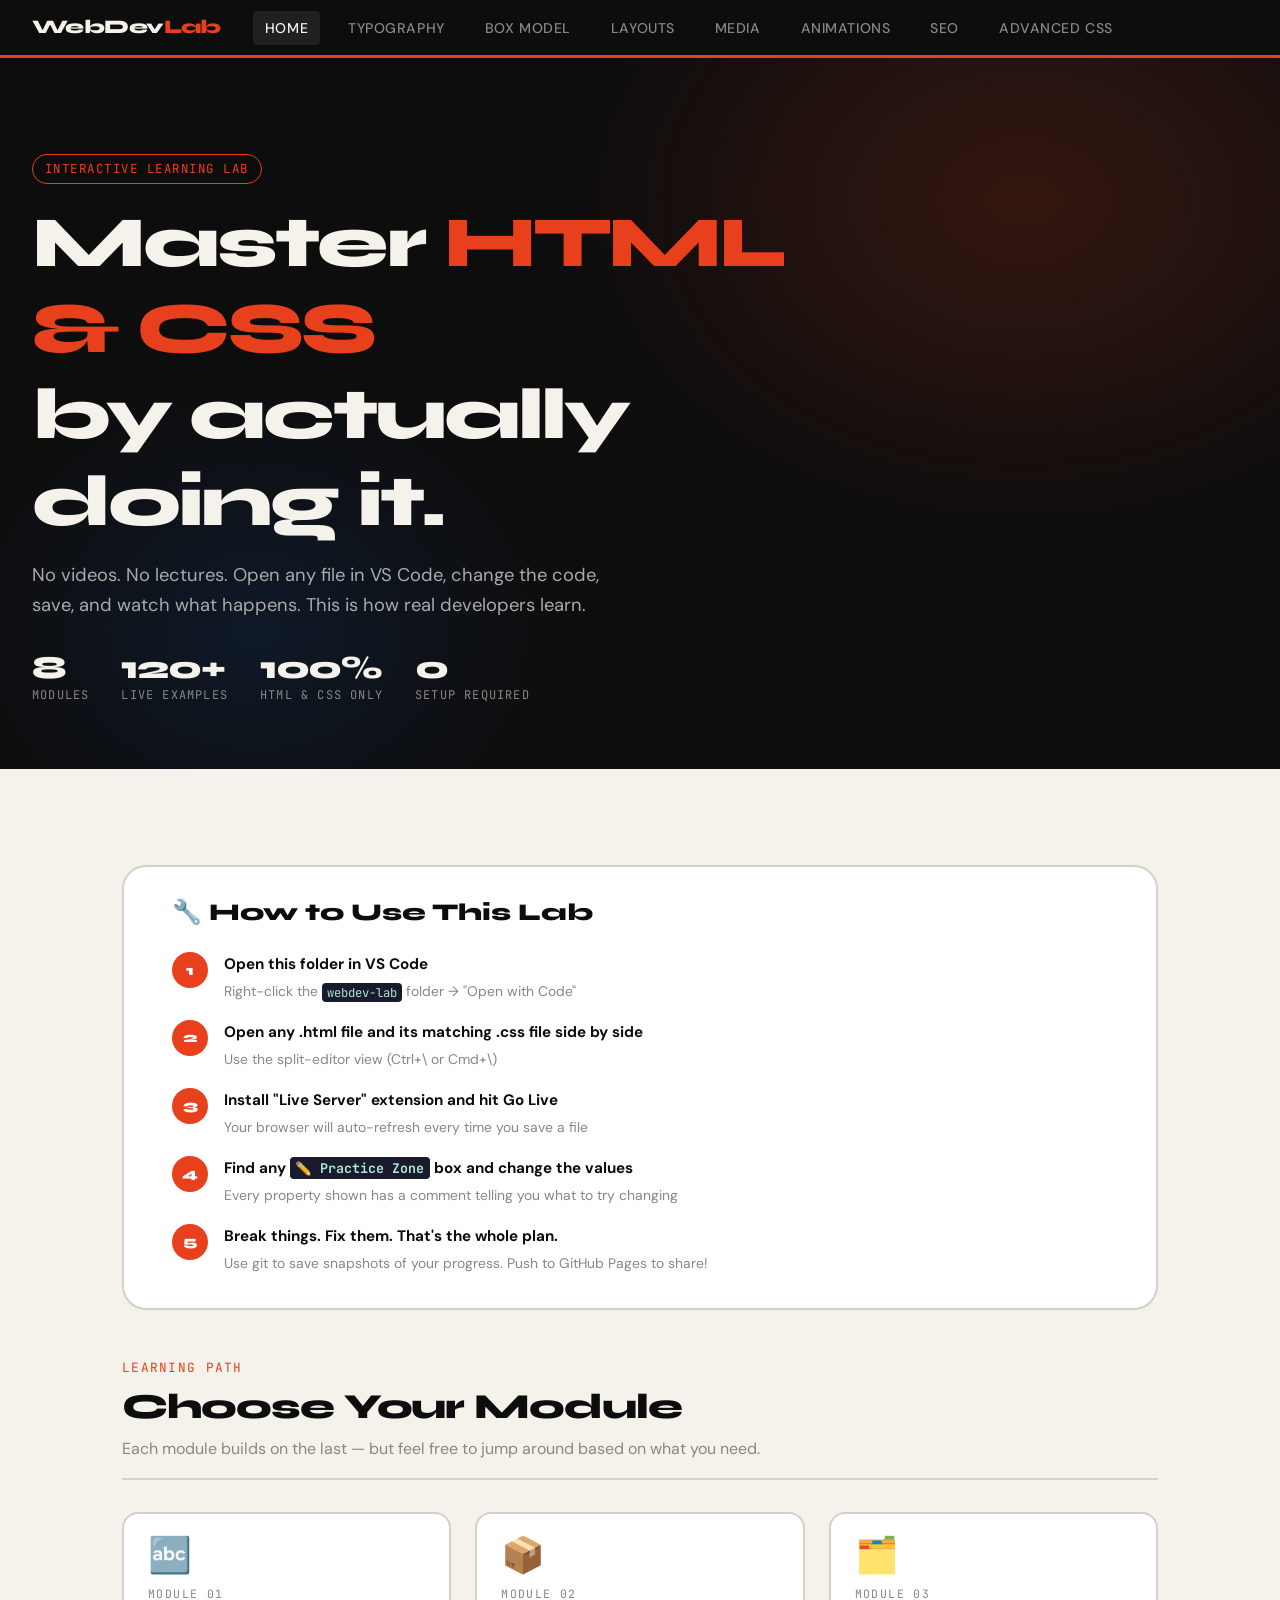
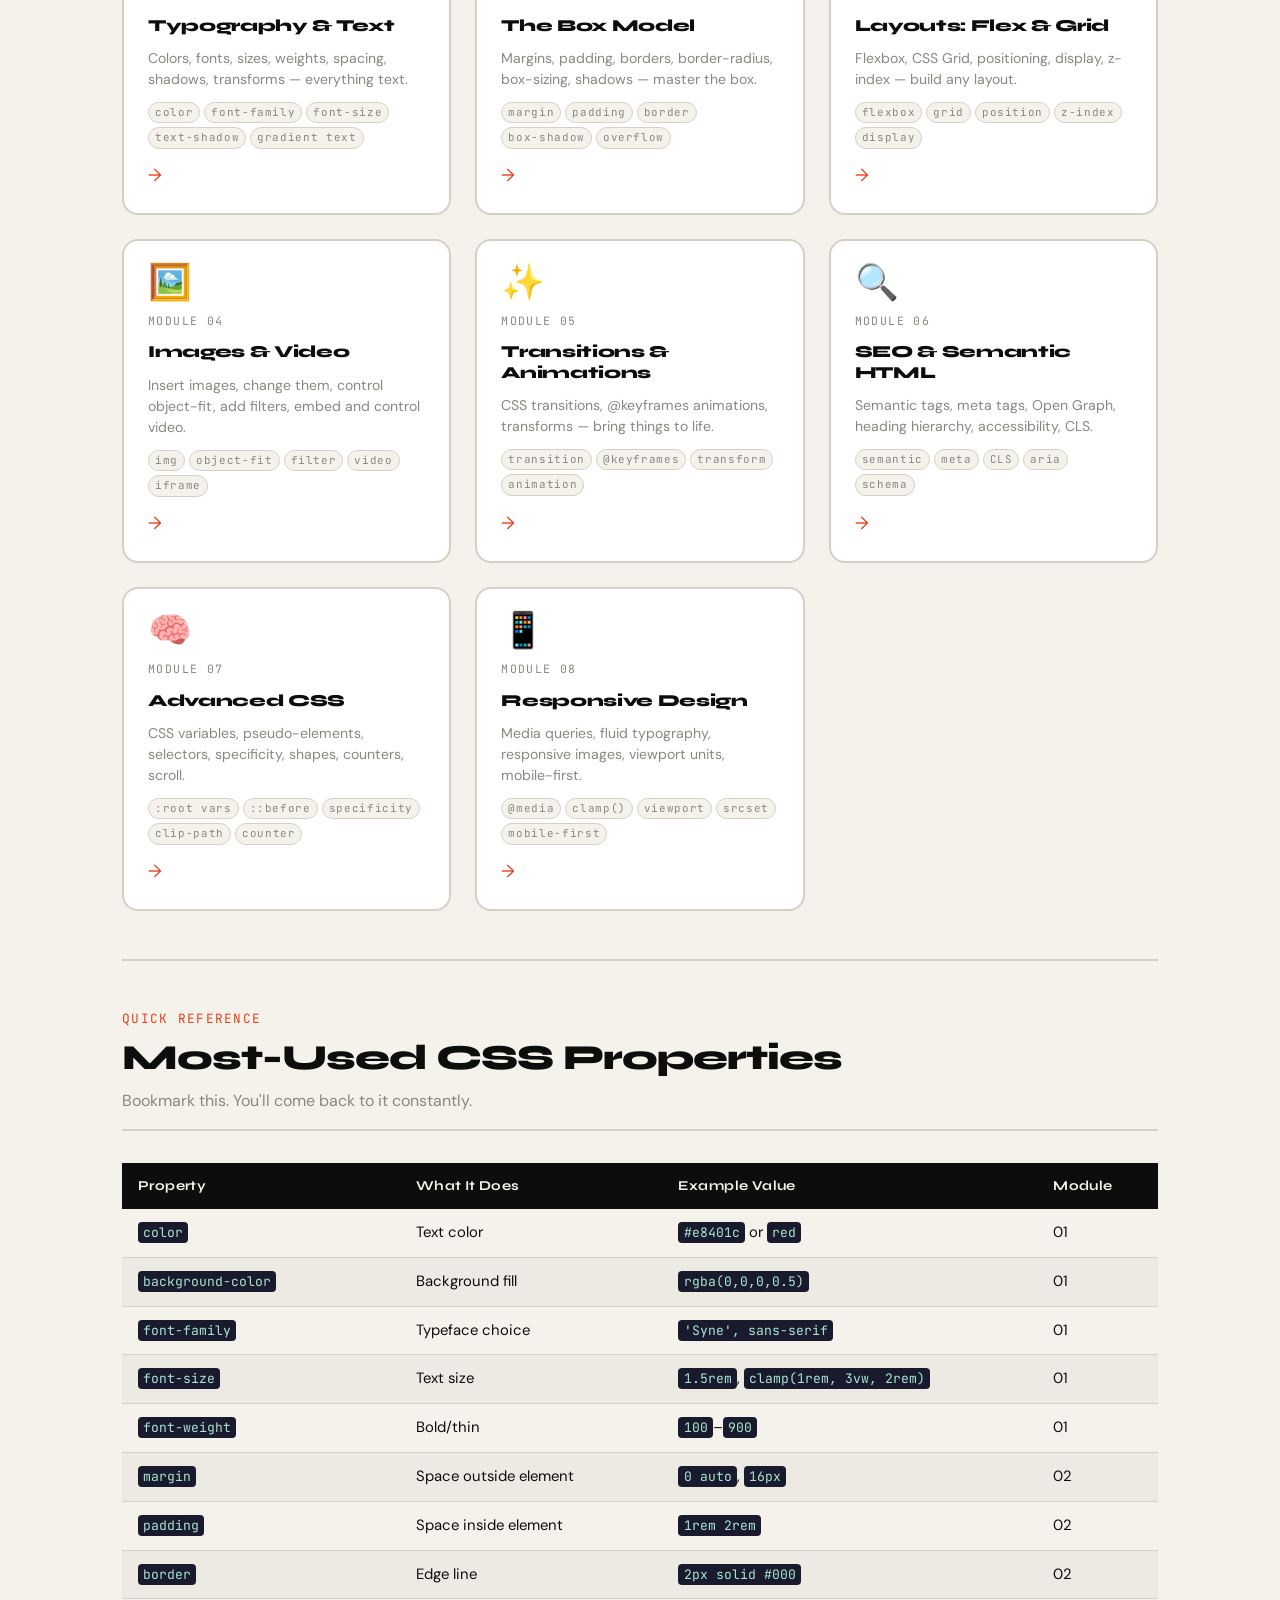
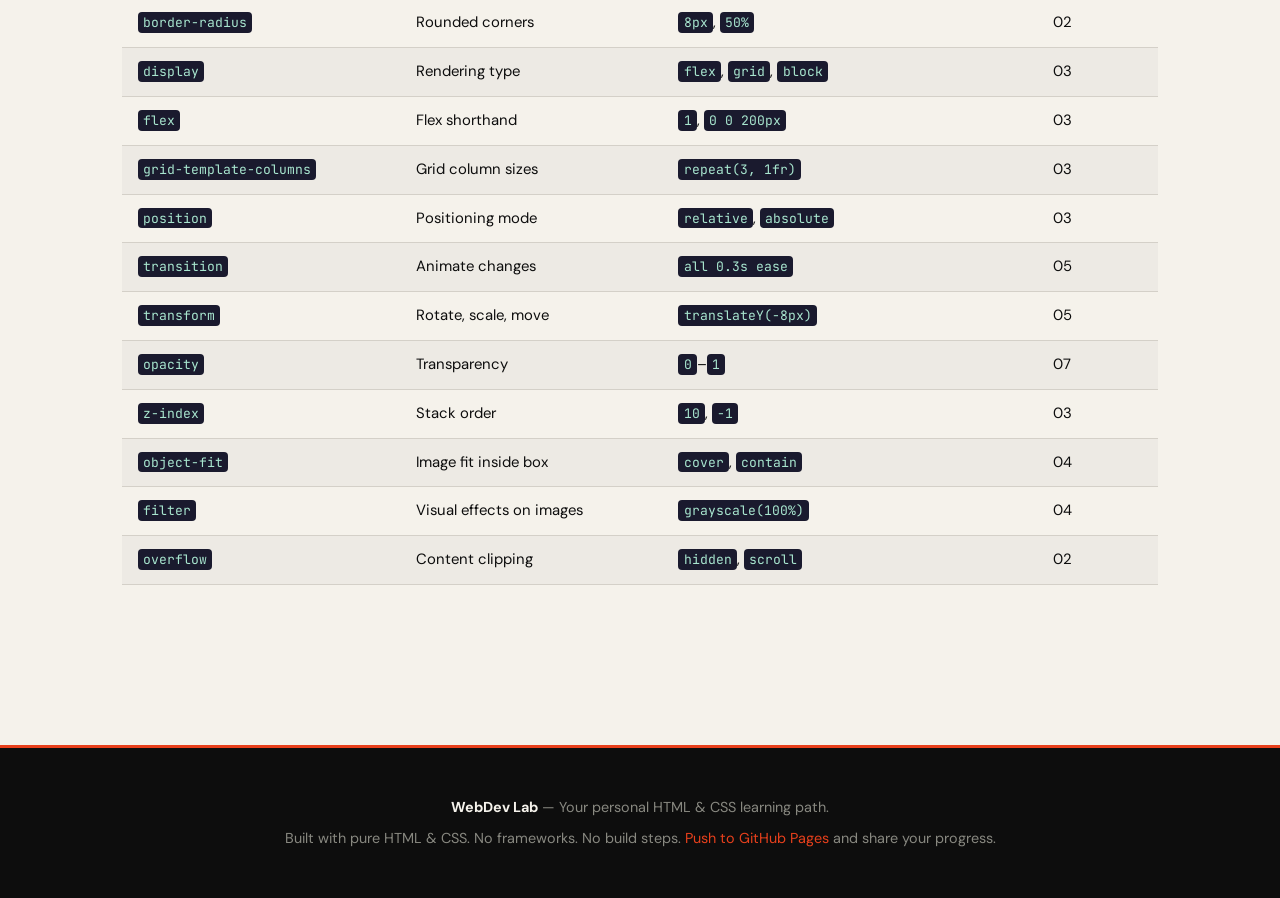
<file: index.html>
<!DOCTYPE html>
<html lang="en">
<head>
  <meta charset="UTF-8">
  <meta name="viewport" content="width=device-width, initial-scale=1.0">

  <!-- SEO Meta Tags — study these! -->
  <title>WebDev Lab — Your HTML & CSS Learning Path</title>
  <meta name="description" content="An interactive, hands-on HTML and CSS learning lab. Practice changing colors, fonts, layouts, animations, and more — directly in the browser.">
  <meta name="keywords" content="HTML, CSS, web development, learning, tutorial, beginner, practice">
  <meta name="author" content="Your Name Here">

  <!-- Open Graph (for social sharing) -->
  <meta property="og:title" content="WebDev Lab — HTML & CSS Learning Path">
  <meta property="og:description" content="Hands-on HTML and CSS practice — edit code, see results, learn faster.">
  <meta property="og:type" content="website">
  <meta property="og:url" content="https://yourname.github.io/webdev-lab">

  <!-- Twitter Card -->
  <meta name="twitter:card" content="summary_large_image">
  <meta name="twitter:title" content="WebDev Lab — HTML & CSS Learning Path">

  <!-- Canonical -->
  <link rel="canonical" href="https://yourname.github.io/webdev-lab/index.html">

  <!-- Fonts -->
  <link rel="preconnect" href="https://fonts.googleapis.com">
  <link rel="preconnect" href="https://fonts.gstatic.com" crossorigin>
  <link href="https://fonts.googleapis.com/css2?family=Syne:wght@400;700;800;900&family=DM+Sans:ital,opsz,wght@0,9..40,400;0,9..40,500;0,9..40,700;1,9..40,400&family=JetBrains+Mono:wght@400;600;700&display=swap" rel="stylesheet">

  <!-- Stylesheets -->
  <link rel="stylesheet" href="css/reset.css">
  <link rel="stylesheet" href="css/layout.css">
  <link rel="stylesheet" href="css/labs.css">

  <style>
    /* ---- Home-page specific styles ---- */

    .module-grid {
      display: grid;
      grid-template-columns: repeat(auto-fill, minmax(280px, 1fr));
      gap: var(--s5);
      margin-top: var(--s6);
    }

    .module-card {
      background: var(--card-bg);
      border: 2px solid var(--border);
      border-radius: var(--r-lg);
      padding: var(--s5);
      text-decoration: none;
      color: var(--ink);
      display: flex;
      flex-direction: column;
      gap: var(--s3);
      transition: all 0.25s cubic-bezier(0.34, 1.2, 0.64, 1);
      position: relative;
      overflow: hidden;
    }

    .module-card::before {
      content: '';
      position: absolute;
      inset: 0;
      background: var(--accent);
      transform: scaleX(0);
      transform-origin: left;
      transition: transform 0.3s ease;
      opacity: 0.04;
      z-index: 0;
    }

    .module-card:hover {
      border-color: var(--accent);
      transform: translateY(-4px);
      box-shadow: var(--shadow-md);
      text-decoration: none;
    }

    .module-card:hover::before { transform: scaleX(1); }

    .module-emoji {
      font-size: 2.2rem;
      line-height: 1;
    }

    .module-num {
      font-family: var(--font-mono);
      font-size: 0.72rem;
      letter-spacing: 0.12em;
      text-transform: uppercase;
      color: var(--muted);
    }

    .module-card h3 {
      font-size: 1.05rem;
      font-weight: 800;
      letter-spacing: -0.02em;
      color: var(--ink);
      position: relative;
    }

    .module-card p {
      font-size: 0.88rem;
      color: var(--muted);
      line-height: 1.5;
      position: relative;
    }

    .module-card .topic-tags {
      display: flex;
      flex-wrap: wrap;
      gap: var(--s1);
      position: relative;
    }

    .topic-tag {
      font-family: var(--font-mono);
      font-size: 0.68rem;
      letter-spacing: 0.06em;
      background: var(--paper);
      border: 1.5px solid var(--border);
      padding: 1px 6px;
      border-radius: var(--r-full);
      color: var(--muted);
    }

    .module-card .arrow {
      margin-top: auto;
      font-size: 1.1rem;
      color: var(--accent);
      transition: transform 0.2s;
      position: relative;
    }

    .module-card:hover .arrow { transform: translateX(5px); }

    /* Hero stats */
    .hero-stats {
      display: flex;
      gap: var(--s6);
      flex-wrap: wrap;
      margin-top: var(--s6);
      position: relative;
    }

    .hero-stat {
      display: flex;
      flex-direction: column;
      gap: 2px;
    }

    .hero-stat .stat-num {
      font-family: var(--font-display);
      font-size: 2rem;
      font-weight: 900;
      color: var(--paper);
      letter-spacing: -0.04em;
      line-height: 1;
    }

    .hero-stat .stat-label {
      font-family: var(--font-mono);
      font-size: 0.75rem;
      letter-spacing: 0.1em;
      text-transform: uppercase;
      color: var(--muted);
    }

    .how-to-use {
      background: var(--card-bg);
      border: 2px solid var(--border);
      border-radius: var(--r-xl);
      padding: var(--s6) var(--s7);
      margin: var(--s7) 0;
    }

    .how-to-use h2 {
      font-size: 1.5rem;
      font-weight: 800;
      margin-bottom: var(--s5);
    }

    .steps-list {
      list-style: none;
      padding: 0;
      display: flex;
      flex-direction: column;
      gap: var(--s4);
    }

    .steps-list li {
      display: flex;
      gap: var(--s4);
      align-items: flex-start;
    }

    .step-num {
      width: 36px;
      height: 36px;
      border-radius: 50%;
      background: var(--accent);
      color: white;
      display: flex;
      align-items: center;
      justify-content: center;
      font-family: var(--font-display);
      font-size: 0.9rem;
      font-weight: 900;
      flex-shrink: 0;
    }

    .step-text strong {
      display: block;
      font-size: 0.95rem;
      margin-bottom: 2px;
    }

    .step-text span {
      font-size: 0.87rem;
      color: var(--muted);
    }

    /* Path ribbon */
    .path-ribbon {
      background: var(--accent);
      color: white;
      padding: var(--s4) var(--s6);
      border-radius: var(--r-md);
      font-size: 0.9rem;
      margin-bottom: var(--s5);
      display: flex;
      align-items: center;
      gap: var(--s3);
    }
  </style>
</head>
<body>

  <!-- ===== NAV ===== -->
  <nav class="site-nav" role="navigation" aria-label="Main navigation">
    <a href="index.html" class="nav-logo">WebDev<span>Lab</span></a>
    <ul>
      <li><a href="index.html" class="active">Home</a></li>
      <li><a href="pages/01-typography.html">Typography</a></li>
      <li><a href="pages/02-boxmodel.html">Box Model</a></li>
      <li><a href="pages/03-layouts.html">Layouts</a></li>
      <li><a href="pages/04-media.html">Media</a></li>
      <li><a href="pages/05-animations.html">Animations</a></li>
      <li><a href="pages/06-seo.html">SEO</a></li>
      <li><a href="pages/07-advanced.html">Advanced CSS</a></li>
    </ul>
  </nav>

  <!-- ===== HERO ===== -->
  <header class="page-hero" role="banner">
    <div class="hero-tag">Interactive Learning Lab</div>
    <h1>Master <em>HTML & CSS</em><br>by actually doing it.</h1>
    <p>No videos. No lectures. Open any file in VS Code, change the code, save, and watch what happens. This is how real developers learn.</p>

    <div class="hero-stats">
      <div class="hero-stat">
        <span class="stat-num">8</span>
        <span class="stat-label">Modules</span>
      </div>
      <div class="hero-stat">
        <span class="stat-num">120+</span>
        <span class="stat-label">Live Examples</span>
      </div>
      <div class="hero-stat">
        <span class="stat-num">100%</span>
        <span class="stat-label">HTML & CSS Only</span>
      </div>
      <div class="hero-stat">
        <span class="stat-num">0</span>
        <span class="stat-label">Setup Required</span>
      </div>
    </div>
  </header>

  <!-- ===== MAIN ===== -->
  <main class="lab-container">

    <!-- How to use -->
    <div class="how-to-use">
      <h2>🔧 How to Use This Lab</h2>
      <ol class="steps-list">
        <li>
          <div class="step-num">1</div>
          <div class="step-text">
            <strong>Open this folder in VS Code</strong>
            <span>Right-click the <code>webdev-lab</code> folder → "Open with Code"</span>
          </div>
        </li>
        <li>
          <div class="step-num">2</div>
          <div class="step-text">
            <strong>Open any .html file and its matching .css file side by side</strong>
            <span>Use the split-editor view (Ctrl+\ or Cmd+\)</span>
          </div>
        </li>
        <li>
          <div class="step-num">3</div>
          <div class="step-text">
            <strong>Install "Live Server" extension and hit Go Live</strong>
            <span>Your browser will auto-refresh every time you save a file</span>
          </div>
        </li>
        <li>
          <div class="step-num">4</div>
          <div class="step-text">
            <strong>Find any <code>✏️ Practice Zone</code> box and change the values</strong>
            <span>Every property shown has a comment telling you what to try changing</span>
          </div>
        </li>
        <li>
          <div class="step-num">5</div>
          <div class="step-text">
            <strong>Break things. Fix them. That's the whole plan.</strong>
            <span>Use git to save snapshots of your progress. Push to GitHub Pages to share!</span>
          </div>
        </li>
      </ol>
    </div>

    <!-- Module Grid -->
    <div class="section-header">
      <p class="section-num">Learning Path</p>
      <h2>Choose Your Module</h2>
      <p>Each module builds on the last — but feel free to jump around based on what you need.</p>
    </div>

    <nav class="module-grid" aria-label="Course modules">

      <a href="pages/01-typography.html" class="module-card">
        <div class="module-emoji">🔤</div>
        <div class="module-num">Module 01</div>
        <h3>Typography & Text</h3>
        <p>Colors, fonts, sizes, weights, spacing, shadows, transforms — everything text.</p>
        <div class="topic-tags">
          <span class="topic-tag">color</span>
          <span class="topic-tag">font-family</span>
          <span class="topic-tag">font-size</span>
          <span class="topic-tag">text-shadow</span>
          <span class="topic-tag">gradient text</span>
        </div>
        <span class="arrow">→</span>
      </a>

      <a href="pages/02-boxmodel.html" class="module-card">
        <div class="module-emoji">📦</div>
        <div class="module-num">Module 02</div>
        <h3>The Box Model</h3>
        <p>Margins, padding, borders, border-radius, box-sizing, shadows — master the box.</p>
        <div class="topic-tags">
          <span class="topic-tag">margin</span>
          <span class="topic-tag">padding</span>
          <span class="topic-tag">border</span>
          <span class="topic-tag">box-shadow</span>
          <span class="topic-tag">overflow</span>
        </div>
        <span class="arrow">→</span>
      </a>

      <a href="pages/03-layouts.html" class="module-card">
        <div class="module-emoji">🗂️</div>
        <div class="module-num">Module 03</div>
        <h3>Layouts: Flex & Grid</h3>
        <p>Flexbox, CSS Grid, positioning, display, z-index — build any layout.</p>
        <div class="topic-tags">
          <span class="topic-tag">flexbox</span>
          <span class="topic-tag">grid</span>
          <span class="topic-tag">position</span>
          <span class="topic-tag">z-index</span>
          <span class="topic-tag">display</span>
        </div>
        <span class="arrow">→</span>
      </a>

      <a href="pages/04-media.html" class="module-card">
        <div class="module-emoji">🖼️</div>
        <div class="module-num">Module 04</div>
        <h3>Images & Video</h3>
        <p>Insert images, change them, control object-fit, add filters, embed and control video.</p>
        <div class="topic-tags">
          <span class="topic-tag">img</span>
          <span class="topic-tag">object-fit</span>
          <span class="topic-tag">filter</span>
          <span class="topic-tag">video</span>
          <span class="topic-tag">iframe</span>
        </div>
        <span class="arrow">→</span>
      </a>

      <a href="pages/05-animations.html" class="module-card">
        <div class="module-emoji">✨</div>
        <div class="module-num">Module 05</div>
        <h3>Transitions & Animations</h3>
        <p>CSS transitions, @keyframes animations, transforms — bring things to life.</p>
        <div class="topic-tags">
          <span class="topic-tag">transition</span>
          <span class="topic-tag">@keyframes</span>
          <span class="topic-tag">transform</span>
          <span class="topic-tag">animation</span>
        </div>
        <span class="arrow">→</span>
      </a>

      <a href="pages/06-seo.html" class="module-card">
        <div class="module-emoji">🔍</div>
        <div class="module-num">Module 06</div>
        <h3>SEO & Semantic HTML</h3>
        <p>Semantic tags, meta tags, Open Graph, heading hierarchy, accessibility, CLS.</p>
        <div class="topic-tags">
          <span class="topic-tag">semantic</span>
          <span class="topic-tag">meta</span>
          <span class="topic-tag">CLS</span>
          <span class="topic-tag">aria</span>
          <span class="topic-tag">schema</span>
        </div>
        <span class="arrow">→</span>
      </a>

      <a href="pages/07-advanced.html" class="module-card">
        <div class="module-emoji">🧠</div>
        <div class="module-num">Module 07</div>
        <h3>Advanced CSS</h3>
        <p>CSS variables, pseudo-elements, selectors, specificity, shapes, counters, scroll.</p>
        <div class="topic-tags">
          <span class="topic-tag">:root vars</span>
          <span class="topic-tag">::before</span>
          <span class="topic-tag">specificity</span>
          <span class="topic-tag">clip-path</span>
          <span class="topic-tag">counter</span>
        </div>
        <span class="arrow">→</span>
      </a>

      <a href="pages/08-responsive.html" class="module-card">
        <div class="module-emoji">📱</div>
        <div class="module-num">Module 08</div>
        <h3>Responsive Design</h3>
        <p>Media queries, fluid typography, responsive images, viewport units, mobile-first.</p>
        <div class="topic-tags">
          <span class="topic-tag">@media</span>
          <span class="topic-tag">clamp()</span>
          <span class="topic-tag">viewport</span>
          <span class="topic-tag">srcset</span>
          <span class="topic-tag">mobile-first</span>
        </div>
        <span class="arrow">→</span>
      </a>

    </nav>

    <hr>

    <!-- Quick reference table -->
    <div class="section-header">
      <p class="section-num">Quick Reference</p>
      <h2>Most-Used CSS Properties</h2>
      <p>Bookmark this. You'll come back to it constantly.</p>
    </div>

    <table class="table-demo">
      <thead>
        <tr>
          <th>Property</th>
          <th>What It Does</th>
          <th>Example Value</th>
          <th>Module</th>
        </tr>
      </thead>
      <tbody>
        <tr><td><code>color</code></td><td>Text color</td><td><code>#e8401c</code> or <code>red</code></td><td>01</td></tr>
        <tr><td><code>background-color</code></td><td>Background fill</td><td><code>rgba(0,0,0,0.5)</code></td><td>01</td></tr>
        <tr><td><code>font-family</code></td><td>Typeface choice</td><td><code>'Syne', sans-serif</code></td><td>01</td></tr>
        <tr><td><code>font-size</code></td><td>Text size</td><td><code>1.5rem</code>, <code>clamp(1rem, 3vw, 2rem)</code></td><td>01</td></tr>
        <tr><td><code>font-weight</code></td><td>Bold/thin</td><td><code>100</code>–<code>900</code></td><td>01</td></tr>
        <tr><td><code>margin</code></td><td>Space outside element</td><td><code>0 auto</code>, <code>16px</code></td><td>02</td></tr>
        <tr><td><code>padding</code></td><td>Space inside element</td><td><code>1rem 2rem</code></td><td>02</td></tr>
        <tr><td><code>border</code></td><td>Edge line</td><td><code>2px solid #000</code></td><td>02</td></tr>
        <tr><td><code>border-radius</code></td><td>Rounded corners</td><td><code>8px</code>, <code>50%</code></td><td>02</td></tr>
        <tr><td><code>display</code></td><td>Rendering type</td><td><code>flex</code>, <code>grid</code>, <code>block</code></td><td>03</td></tr>
        <tr><td><code>flex</code></td><td>Flex shorthand</td><td><code>1</code>, <code>0 0 200px</code></td><td>03</td></tr>
        <tr><td><code>grid-template-columns</code></td><td>Grid column sizes</td><td><code>repeat(3, 1fr)</code></td><td>03</td></tr>
        <tr><td><code>position</code></td><td>Positioning mode</td><td><code>relative</code>, <code>absolute</code></td><td>03</td></tr>
        <tr><td><code>transition</code></td><td>Animate changes</td><td><code>all 0.3s ease</code></td><td>05</td></tr>
        <tr><td><code>transform</code></td><td>Rotate, scale, move</td><td><code>translateY(-8px)</code></td><td>05</td></tr>
        <tr><td><code>opacity</code></td><td>Transparency</td><td><code>0</code>–<code>1</code></td><td>07</td></tr>
        <tr><td><code>z-index</code></td><td>Stack order</td><td><code>10</code>, <code>-1</code></td><td>03</td></tr>
        <tr><td><code>object-fit</code></td><td>Image fit inside box</td><td><code>cover</code>, <code>contain</code></td><td>04</td></tr>
        <tr><td><code>filter</code></td><td>Visual effects on images</td><td><code>grayscale(100%)</code></td><td>04</td></tr>
        <tr><td><code>overflow</code></td><td>Content clipping</td><td><code>hidden</code>, <code>scroll</code></td><td>02</td></tr>
      </tbody>
    </table>

  </main>

  <!-- ===== FOOTER ===== -->
  <footer class="site-footer" role="contentinfo">
    <p><strong>WebDev Lab</strong> — Your personal HTML &amp; CSS learning path.</p>
    <p style="margin-top:0.5rem;">Built with pure HTML &amp; CSS. No frameworks. No build steps. <a href="https://github.com">Push to GitHub Pages</a> and share your progress.</p>
  </footer>

</body>
</html>
</file>
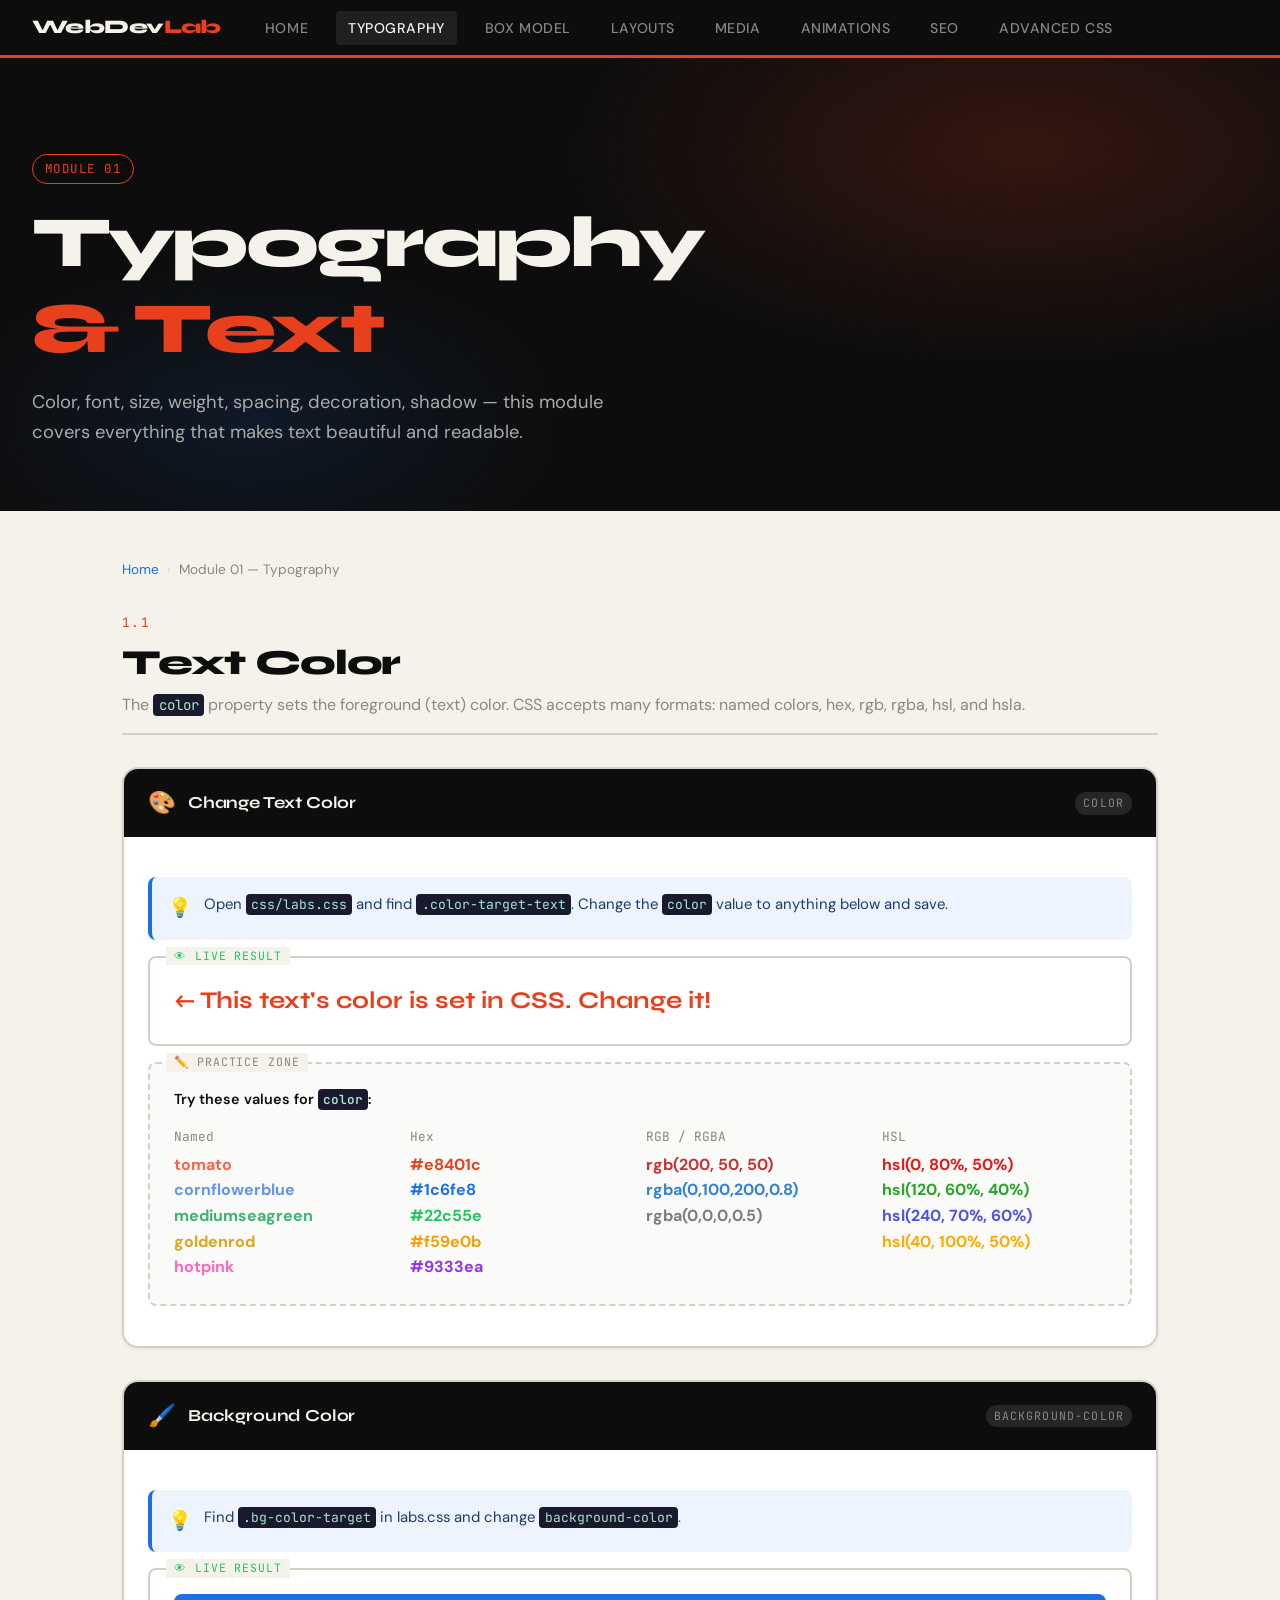
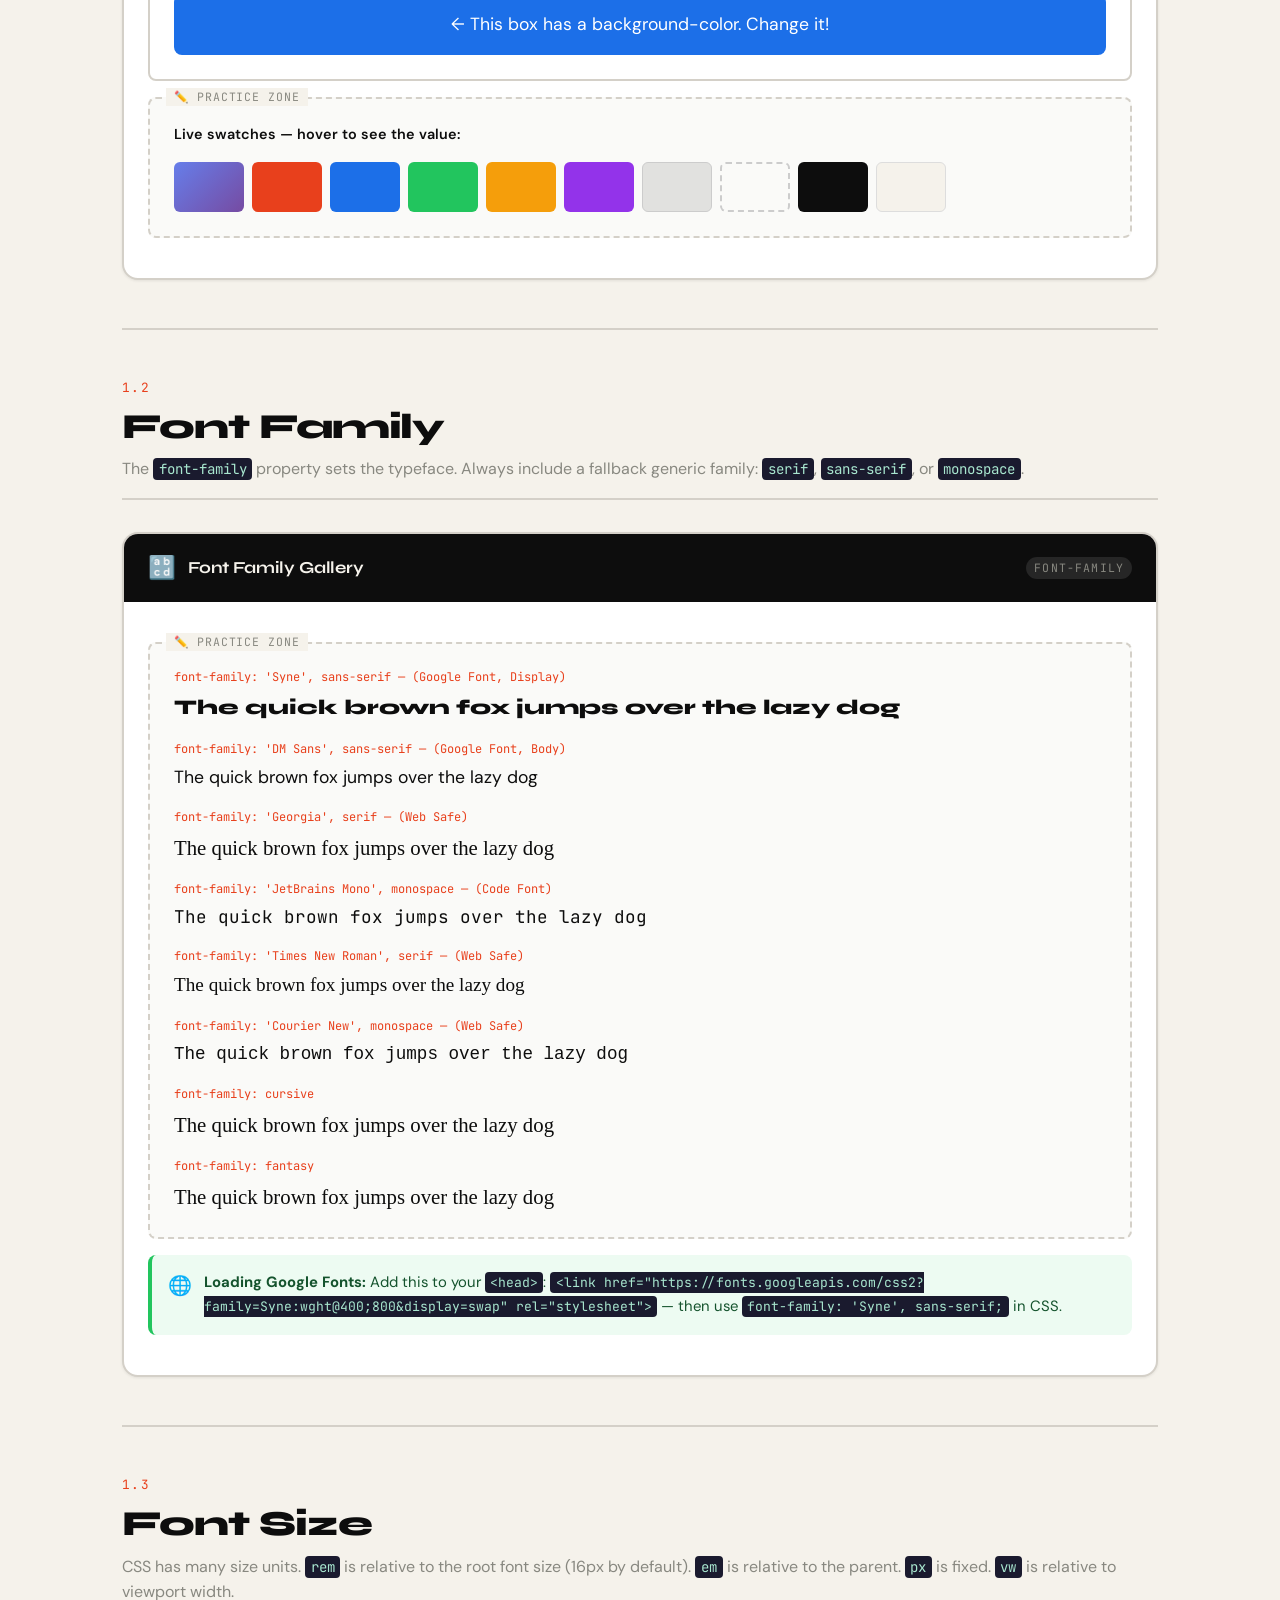
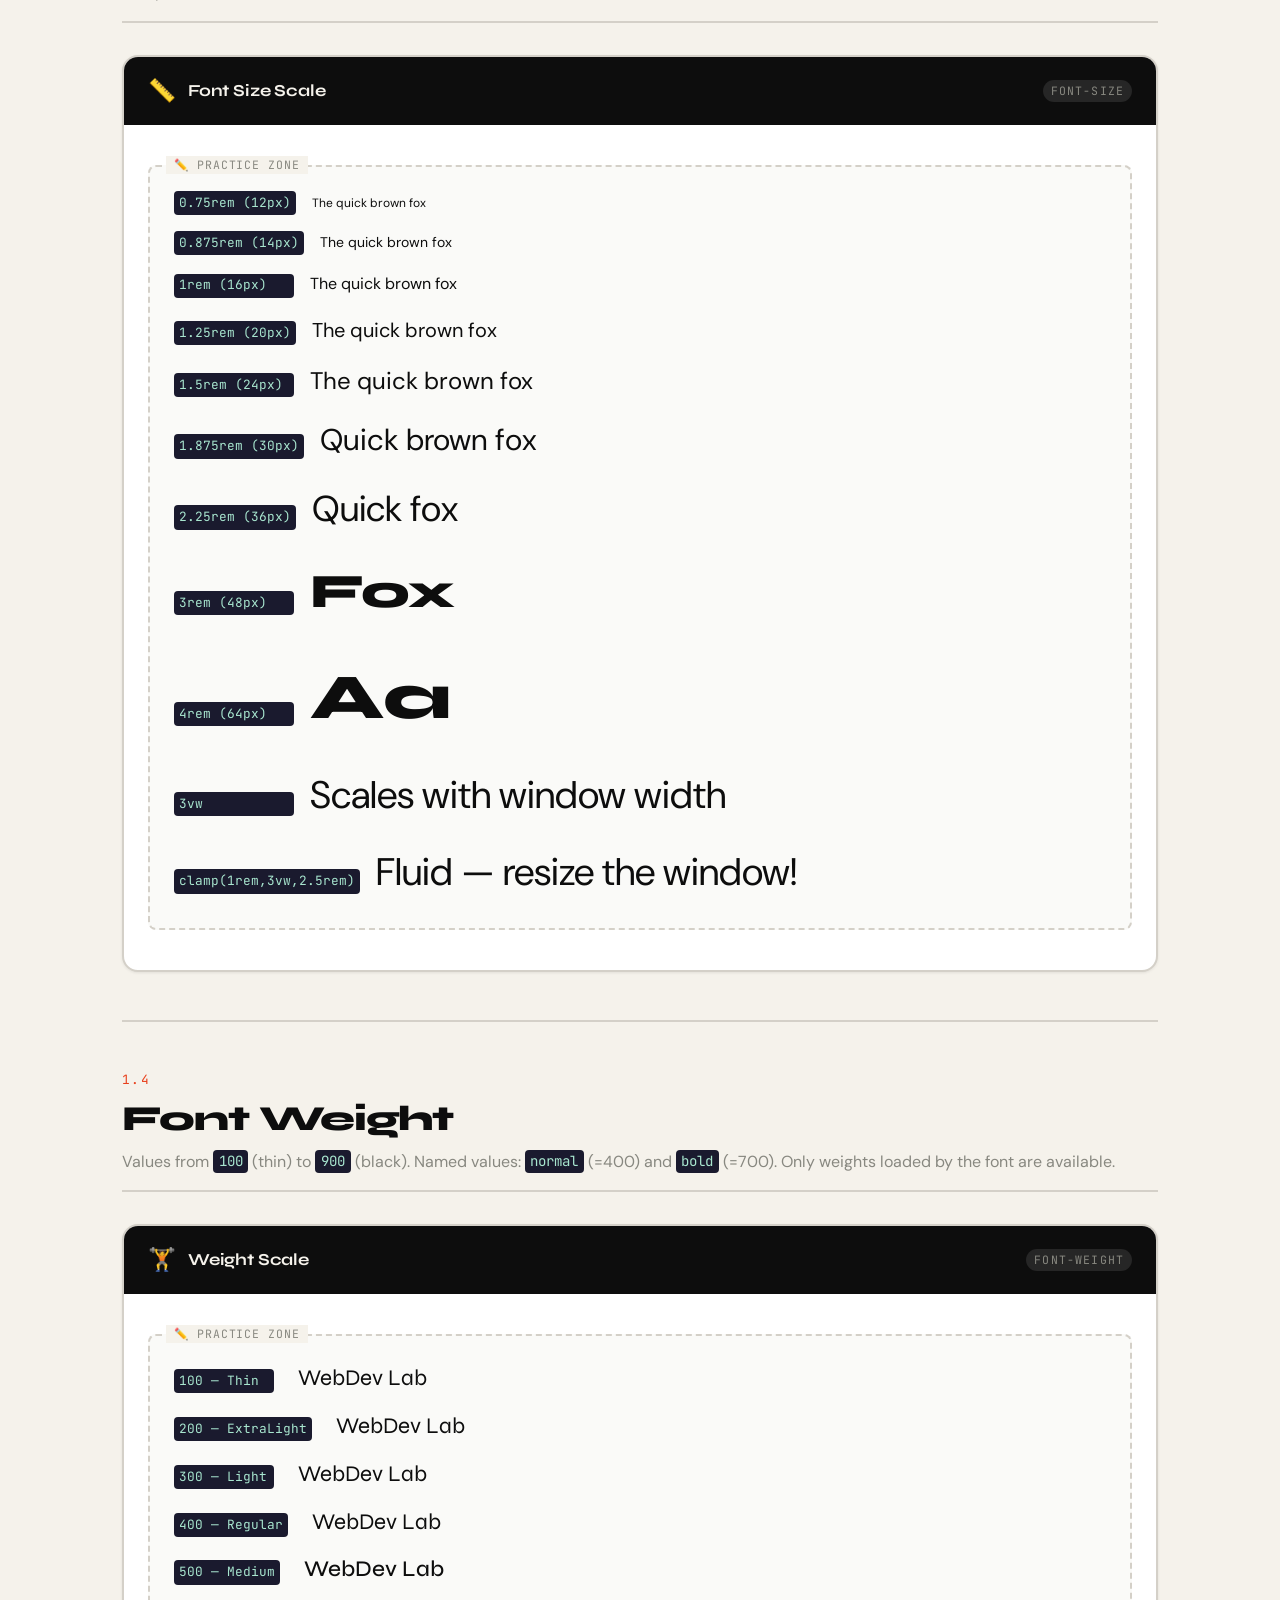
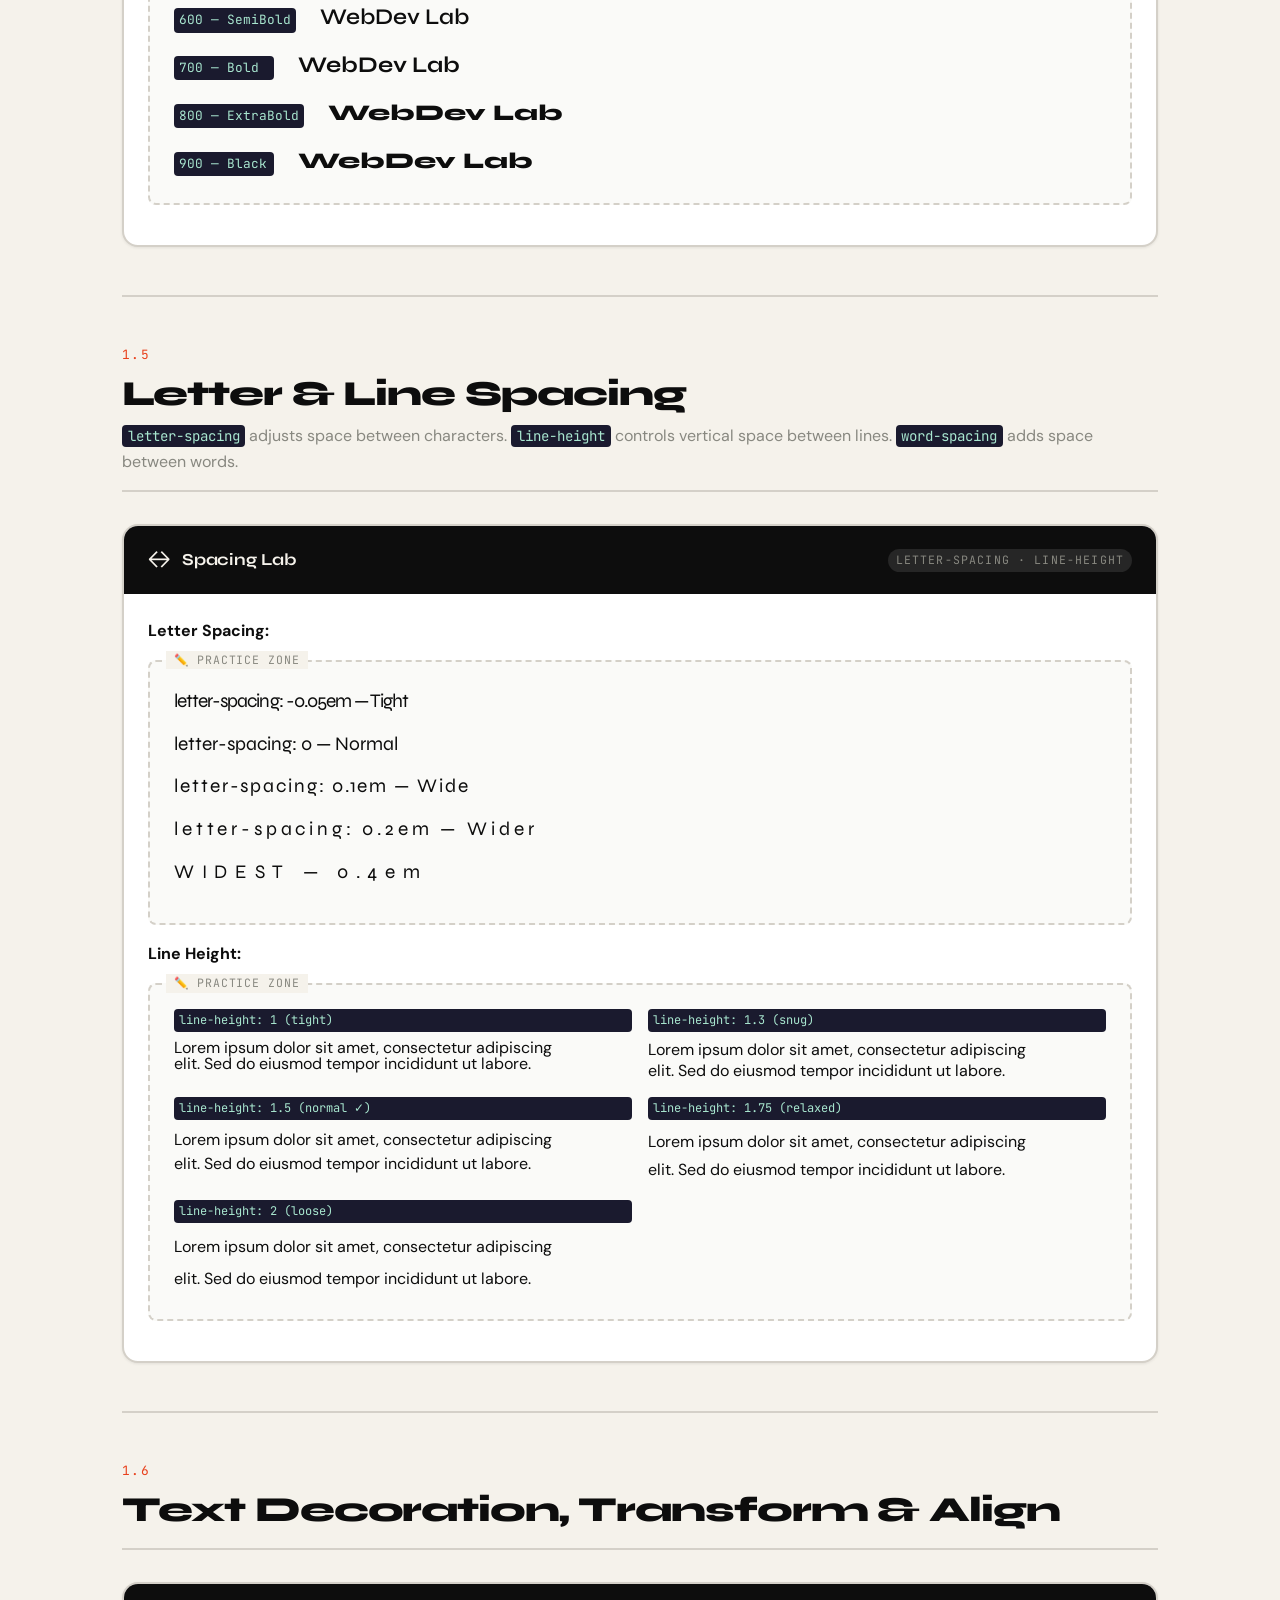
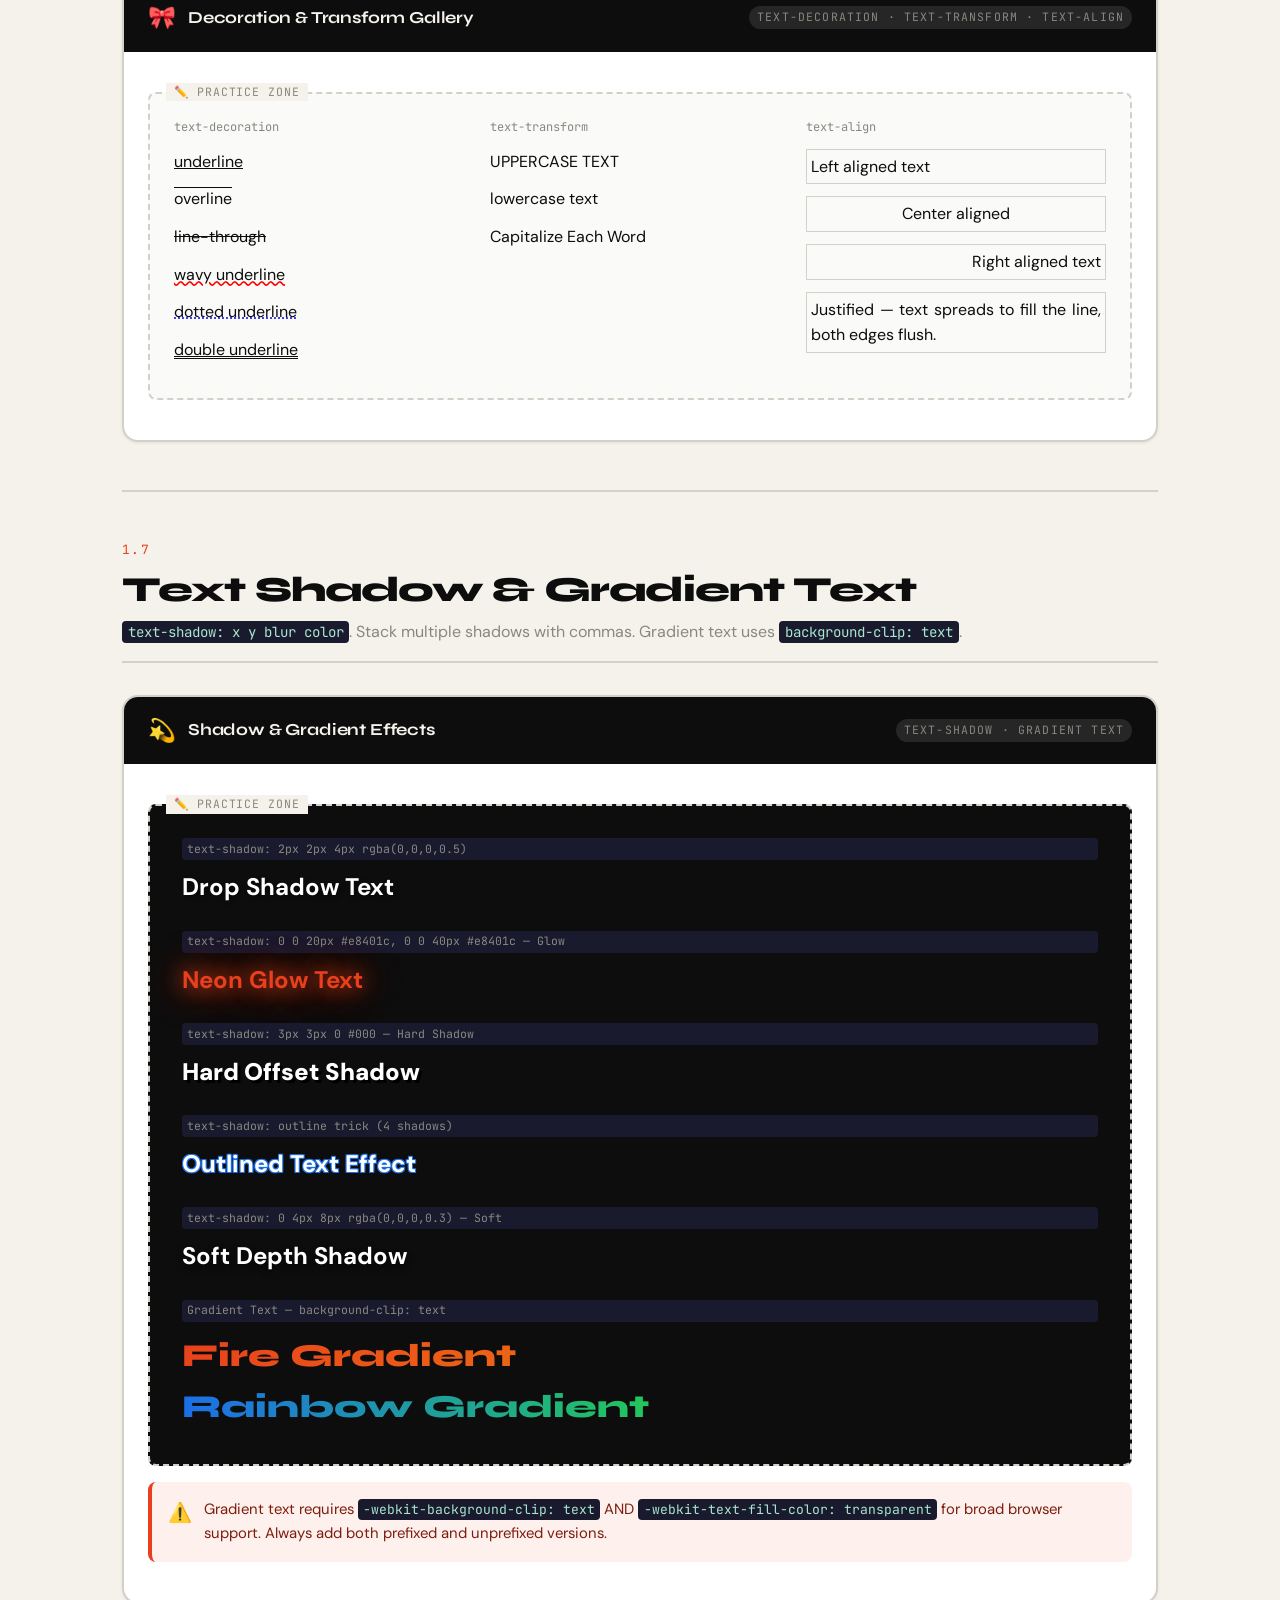
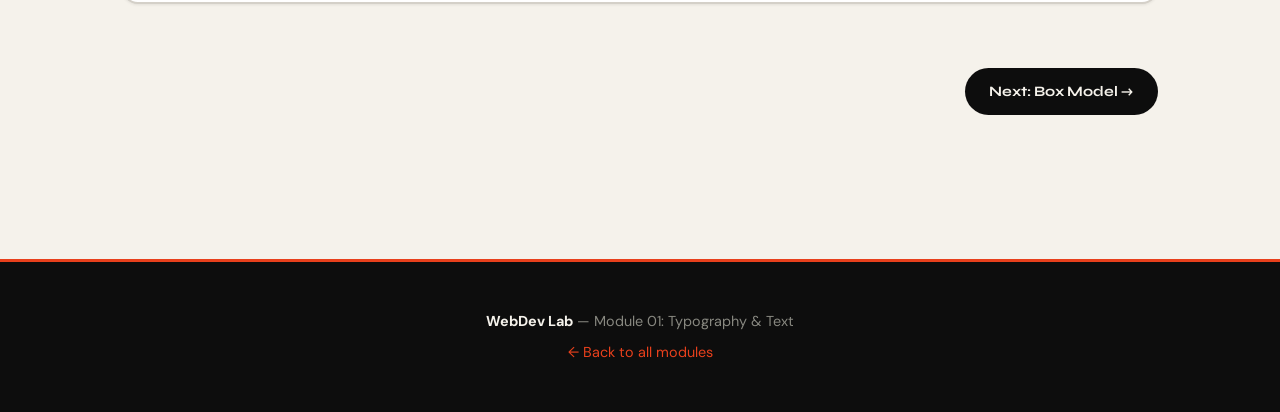
<file: pages/01-typography.html>
<!DOCTYPE html>
<html lang="en">
<head>
  <meta charset="UTF-8">
  <meta name="viewport" content="width=device-width, initial-scale=1.0">
  <title>Module 01 — Typography & Text | WebDev Lab</title>
  <meta name="description" content="Learn to control every aspect of text with CSS: color, font, size, weight, spacing, shadows, and more.">
  <link rel="preconnect" href="https://fonts.googleapis.com">
  <link rel="preconnect" href="https://fonts.gstatic.com" crossorigin>
  <link href="https://fonts.googleapis.com/css2?family=Syne:wght@400;700;800;900&family=DM+Sans:ital,opsz,wght@0,9..40,400;0,9..40,500;0,9..40,700;1,9..40,400&family=JetBrains+Mono:wght@400;600;700&display=swap" rel="stylesheet">
  <link rel="stylesheet" href="../css/reset.css">
  <link rel="stylesheet" href="../css/layout.css">
  <link rel="stylesheet" href="../css/labs.css">
</head>
<body>

  <nav class="site-nav" role="navigation" aria-label="Main navigation">
    <a href="../index.html" class="nav-logo">WebDev<span>Lab</span></a>
    <ul>
      <li><a href="../index.html">Home</a></li>
      <li><a href="01-typography.html" class="active">Typography</a></li>
      <li><a href="02-boxmodel.html">Box Model</a></li>
      <li><a href="03-layouts.html">Layouts</a></li>
      <li><a href="04-media.html">Media</a></li>
      <li><a href="05-animations.html">Animations</a></li>
      <li><a href="06-seo.html">SEO</a></li>
      <li><a href="07-advanced.html">Advanced CSS</a></li>
    </ul>
  </nav>

  <header class="page-hero">
    <div class="hero-tag">Module 01</div>
    <h1>Typography<br><em>&amp; Text</em></h1>
    <p>Color, font, size, weight, spacing, decoration, shadow — this module covers everything that makes text beautiful and readable.</p>
  </header>

  <main class="lab-container">

    <nav class="breadcrumb" aria-label="Breadcrumb">
      <a href="../index.html">Home</a>
      <span class="sep">›</span>
      <span>Module 01 — Typography</span>
    </nav>

    <!-- ===== 1.1 TEXT COLOR ===== -->
    <section aria-labelledby="color-heading">
      <div class="section-header">
        <p class="section-num">1.1</p>
        <h2 id="color-heading">Text Color</h2>
        <p>The <code>color</code> property sets the foreground (text) color. CSS accepts many formats: named colors, hex, rgb, rgba, hsl, and hsla.</p>
      </div>

      <div class="lab-card">
        <div class="lab-card-header">
          <span class="card-icon">🎨</span>
          <h3>Change Text Color</h3>
          <span class="card-tag">color</span>
        </div>
        <div class="lab-card-body">

          <div class="callout callout-info">
            <span class="callout-icon">💡</span>
            <div>Open <code>css/labs.css</code> and find <code>.color-target-text</code>. Change the <code>color</code> value to anything below and save.</div>
          </div>

          <div class="output-zone">
            <p class="color-target-text">← This text's color is set in CSS. Change it!</p>
          </div>

          <div class="practice-zone">
            <p style="margin-bottom: var(--s4); font-weight: 600; font-size: 0.9rem;">Try these values for <code>color</code>:</p>
            <div style="display: grid; grid-template-columns: repeat(auto-fill, minmax(200px, 1fr)); gap: var(--s3);">
              <div>
                <p style="font-family: var(--font-mono); font-size: 0.8rem; color: var(--muted); margin-bottom: var(--s1);">Named</p>
                <p style="color: tomato; font-weight: 700;">tomato</p>
                <p style="color: cornflowerblue; font-weight: 700;">cornflowerblue</p>
                <p style="color: mediumseagreen; font-weight: 700;">mediumseagreen</p>
                <p style="color: goldenrod; font-weight: 700;">goldenrod</p>
                <p style="color: hotpink; font-weight: 700;">hotpink</p>
              </div>
              <div>
                <p style="font-family: var(--font-mono); font-size: 0.8rem; color: var(--muted); margin-bottom: var(--s1);">Hex</p>
                <p style="color: #e8401c; font-weight: 700;">#e8401c</p>
                <p style="color: #1c6fe8; font-weight: 700;">#1c6fe8</p>
                <p style="color: #22c55e; font-weight: 700;">#22c55e</p>
                <p style="color: #f59e0b; font-weight: 700;">#f59e0b</p>
                <p style="color: #9333ea; font-weight: 700;">#9333ea</p>
              </div>
              <div>
                <p style="font-family: var(--font-mono); font-size: 0.8rem; color: var(--muted); margin-bottom: var(--s1);">RGB / RGBA</p>
                <p style="color: rgb(200, 50, 50); font-weight: 700;">rgb(200, 50, 50)</p>
                <p style="color: rgba(0, 100, 200, 0.8); font-weight: 700;">rgba(0,100,200,0.8)</p>
                <p style="color: rgba(0,0,0,0.5); font-weight: 700;">rgba(0,0,0,0.5)</p>
              </div>
              <div>
                <p style="font-family: var(--font-mono); font-size: 0.8rem; color: var(--muted); margin-bottom: var(--s1);">HSL</p>
                <p style="color: hsl(0, 80%, 50%); font-weight: 700;">hsl(0, 80%, 50%)</p>
                <p style="color: hsl(120, 60%, 40%); font-weight: 700;">hsl(120, 60%, 40%)</p>
                <p style="color: hsl(240, 70%, 60%); font-weight: 700;">hsl(240, 70%, 60%)</p>
                <p style="color: hsl(40, 100%, 50%); font-weight: 700;">hsl(40, 100%, 50%)</p>
              </div>
            </div>
          </div>

        </div>
      </div>

      <!-- Background Color -->
      <div class="lab-card">
        <div class="lab-card-header">
          <span class="card-icon">🖌️</span>
          <h3>Background Color</h3>
          <span class="card-tag">background-color</span>
        </div>
        <div class="lab-card-body">
          <div class="callout callout-info">
            <span class="callout-icon">💡</span>
            <div>Find <code>.bg-color-target</code> in labs.css and change <code>background-color</code>.</div>
          </div>
          <div class="output-zone">
            <div class="bg-color-target">← This box has a background-color. Change it!</div>
          </div>
          <div class="practice-zone">
            <p style="font-weight: 600; font-size: 0.9rem; margin-bottom: var(--s4);">Live swatches — hover to see the value:</p>
            <div style="display: flex; flex-wrap: wrap; gap: var(--s2);">
              <div style="background: linear-gradient(135deg, #667eea, #764ba2); width: 70px; height: 50px; border-radius: 6px;" title="linear-gradient(135deg, #667eea, #764ba2)"></div>
              <div style="background: #e8401c; width: 70px; height: 50px; border-radius: 6px;" title="#e8401c"></div>
              <div style="background: #1c6fe8; width: 70px; height: 50px; border-radius: 6px;" title="#1c6fe8"></div>
              <div style="background: #22c55e; width: 70px; height: 50px; border-radius: 6px;" title="#22c55e"></div>
              <div style="background: #f59e0b; width: 70px; height: 50px; border-radius: 6px;" title="#f59e0b"></div>
              <div style="background: #9333ea; width: 70px; height: 50px; border-radius: 6px;" title="#9333ea"></div>
              <div style="background: rgba(0,0,0,0.1); width: 70px; height: 50px; border-radius: 6px; border: 1px solid #ccc;" title="rgba(0,0,0,0.1) — transparent"></div>
              <div style="background: transparent; width: 70px; height: 50px; border-radius: 6px; border: 2px dashed #ccc;" title="transparent"></div>
              <div style="background: #0d0d0d; width: 70px; height: 50px; border-radius: 6px;" title="#0d0d0d"></div>
              <div style="background: #f5f2eb; width: 70px; height: 50px; border-radius: 6px; border: 1px solid #ddd;" title="#f5f2eb (paper white)"></div>
            </div>
          </div>
        </div>
      </div>
    </section>

    <hr>

    <!-- ===== 1.2 FONTS ===== -->
    <section aria-labelledby="font-heading">
      <div class="section-header">
        <p class="section-num">1.2</p>
        <h2 id="font-heading">Font Family</h2>
        <p>The <code>font-family</code> property sets the typeface. Always include a fallback generic family: <code>serif</code>, <code>sans-serif</code>, or <code>monospace</code>.</p>
      </div>

      <div class="lab-card">
        <div class="lab-card-header">
          <span class="card-icon">🔡</span>
          <h3>Font Family Gallery</h3>
          <span class="card-tag">font-family</span>
        </div>
        <div class="lab-card-body">

          <div class="practice-zone">
            <div style="display: grid; gap: var(--s4);">
              <div>
                <p style="font-family: var(--font-mono); font-size: 0.75rem; color: var(--accent); margin-bottom: var(--s1);">font-family: 'Syne', sans-serif — (Google Font, Display)</p>
                <p class="font-demo-display">The quick brown fox jumps over the lazy dog</p>
              </div>
              <div>
                <p style="font-family: var(--font-mono); font-size: 0.75rem; color: var(--accent); margin-bottom: var(--s1);">font-family: 'DM Sans', sans-serif — (Google Font, Body)</p>
                <p class="font-demo-body">The quick brown fox jumps over the lazy dog</p>
              </div>
              <div>
                <p style="font-family: var(--font-mono); font-size: 0.75rem; color: var(--accent); margin-bottom: var(--s1);">font-family: 'Georgia', serif — (Web Safe)</p>
                <p class="font-demo-serif">The quick brown fox jumps over the lazy dog</p>
              </div>
              <div>
                <p style="font-family: var(--font-mono); font-size: 0.75rem; color: var(--accent); margin-bottom: var(--s1);">font-family: 'JetBrains Mono', monospace — (Code Font)</p>
                <p class="font-demo-mono">The quick brown fox jumps over the lazy dog</p>
              </div>
              <div>
                <p style="font-family: var(--font-mono); font-size: 0.75rem; color: var(--accent); margin-bottom: var(--s1);">font-family: 'Times New Roman', serif — (Web Safe)</p>
                <p style="font-family: 'Times New Roman', serif; font-size: 1.2rem;">The quick brown fox jumps over the lazy dog</p>
              </div>
              <div>
                <p style="font-family: var(--font-mono); font-size: 0.75rem; color: var(--accent); margin-bottom: var(--s1);">font-family: 'Courier New', monospace — (Web Safe)</p>
                <p style="font-family: 'Courier New', monospace; font-size: 1.1rem;">The quick brown fox jumps over the lazy dog</p>
              </div>
              <div>
                <p style="font-family: var(--font-mono); font-size: 0.75rem; color: var(--accent); margin-bottom: var(--s1);">font-family: cursive</p>
                <p style="font-family: cursive; font-size: 1.3rem;">The quick brown fox jumps over the lazy dog</p>
              </div>
              <div>
                <p style="font-family: var(--font-mono); font-size: 0.75rem; color: var(--accent); margin-bottom: var(--s1);">font-family: fantasy</p>
                <p style="font-family: fantasy; font-size: 1.3rem;">The quick brown fox jumps over the lazy dog</p>
              </div>
            </div>
          </div>

          <div class="callout callout-tip">
            <span class="callout-icon">🌐</span>
            <div><strong>Loading Google Fonts:</strong> Add this to your <code>&lt;head&gt;</code>: <code>&lt;link href="https://fonts.googleapis.com/css2?family=Syne:wght@400;800&display=swap" rel="stylesheet"&gt;</code> — then use <code>font-family: 'Syne', sans-serif;</code> in CSS.</div>
          </div>

        </div>
      </div>
    </section>

    <hr>

    <!-- ===== 1.3 FONT SIZE ===== -->
    <section aria-labelledby="fontsize-heading">
      <div class="section-header">
        <p class="section-num">1.3</p>
        <h2 id="fontsize-heading">Font Size</h2>
        <p>CSS has many size units. <code>rem</code> is relative to the root font size (16px by default). <code>em</code> is relative to the parent. <code>px</code> is fixed. <code>vw</code> is relative to viewport width.</p>
      </div>

      <div class="lab-card">
        <div class="lab-card-header">
          <span class="card-icon">📏</span>
          <h3>Font Size Scale</h3>
          <span class="card-tag">font-size</span>
        </div>
        <div class="lab-card-body">
          <div class="practice-zone">
            <div style="display: flex; flex-direction: column; gap: var(--s4);">
              <div style="display: flex; align-items: baseline; gap: var(--s4);">
                <code style="min-width: 120px; font-size: 0.8rem;">0.75rem (12px)</code>
                <span class="fsize-xs">The quick brown fox</span>
              </div>
              <div style="display: flex; align-items: baseline; gap: var(--s4);">
                <code style="min-width: 120px; font-size: 0.8rem;">0.875rem (14px)</code>
                <span class="fsize-sm">The quick brown fox</span>
              </div>
              <div style="display: flex; align-items: baseline; gap: var(--s4);">
                <code style="min-width: 120px; font-size: 0.8rem;">1rem (16px)</code>
                <span class="fsize-base">The quick brown fox</span>
              </div>
              <div style="display: flex; align-items: baseline; gap: var(--s4);">
                <code style="min-width: 120px; font-size: 0.8rem;">1.25rem (20px)</code>
                <span class="fsize-lg">The quick brown fox</span>
              </div>
              <div style="display: flex; align-items: baseline; gap: var(--s4);">
                <code style="min-width: 120px; font-size: 0.8rem;">1.5rem (24px)</code>
                <span class="fsize-xl">The quick brown fox</span>
              </div>
              <div style="display: flex; align-items: baseline; gap: var(--s4);">
                <code style="min-width: 120px; font-size: 0.8rem;">1.875rem (30px)</code>
                <span class="fsize-2xl">Quick brown fox</span>
              </div>
              <div style="display: flex; align-items: baseline; gap: var(--s4);">
                <code style="min-width: 120px; font-size: 0.8rem;">2.25rem (36px)</code>
                <span class="fsize-3xl">Quick fox</span>
              </div>
              <div style="display: flex; align-items: baseline; gap: var(--s4);">
                <code style="min-width: 120px; font-size: 0.8rem;">3rem (48px)</code>
                <span class="fsize-4xl" style="font-weight:800; font-family: var(--font-display);">Fox</span>
              </div>
              <div style="display: flex; align-items: baseline; gap: var(--s4);">
                <code style="min-width: 120px; font-size: 0.8rem;">4rem (64px)</code>
                <span class="fsize-5xl" style="font-weight:900; font-family: var(--font-display);">Aa</span>
              </div>
              <div style="display: flex; align-items: baseline; gap: var(--s4);">
                <code style="min-width: 120px; font-size: 0.8rem;">3vw</code>
                <span style="font-size: 3vw;">Scales with window width</span>
              </div>
              <div style="display: flex; align-items: baseline; gap: var(--s4);">
                <code style="min-width: 120px; font-size: 0.8rem;">clamp(1rem,3vw,2.5rem)</code>
                <span style="font-size: clamp(1rem, 3vw, 2.5rem);">Fluid — resize the window!</span>
              </div>
            </div>
          </div>
        </div>
      </div>
    </section>

    <hr>

    <!-- ===== 1.4 FONT WEIGHT ===== -->
    <section aria-labelledby="weight-heading">
      <div class="section-header">
        <p class="section-num">1.4</p>
        <h2 id="weight-heading">Font Weight</h2>
        <p>Values from <code>100</code> (thin) to <code>900</code> (black). Named values: <code>normal</code> (=400) and <code>bold</code> (=700). Only weights loaded by the font are available.</p>
      </div>
      <div class="lab-card">
        <div class="lab-card-header">
          <span class="card-icon">🏋️</span>
          <h3>Weight Scale</h3>
          <span class="card-tag">font-weight</span>
        </div>
        <div class="lab-card-body">
          <div class="practice-zone">
            <div style="display: flex; flex-direction: column; gap: var(--s3);">
              <div style="display: flex; align-items: baseline; gap: var(--s5);">
                <code style="min-width: 100px; font-size: 0.8rem;">100 — Thin</code>
                <span style="font-weight: 100; font-size: 1.4rem; font-family: var(--font-display);">WebDev Lab</span>
              </div>
              <div style="display: flex; align-items: baseline; gap: var(--s5);">
                <code style="min-width: 100px; font-size: 0.8rem;">200 — ExtraLight</code>
                <span style="font-weight: 200; font-size: 1.4rem; font-family: var(--font-display);">WebDev Lab</span>
              </div>
              <div style="display: flex; align-items: baseline; gap: var(--s5);">
                <code style="min-width: 100px; font-size: 0.8rem;">300 — Light</code>
                <span style="font-weight: 300; font-size: 1.4rem; font-family: var(--font-display);">WebDev Lab</span>
              </div>
              <div style="display: flex; align-items: baseline; gap: var(--s5);">
                <code style="min-width: 100px; font-size: 0.8rem;">400 — Regular</code>
                <span style="font-weight: 400; font-size: 1.4rem; font-family: var(--font-display);">WebDev Lab</span>
              </div>
              <div style="display: flex; align-items: baseline; gap: var(--s5);">
                <code style="min-width: 100px; font-size: 0.8rem;">500 — Medium</code>
                <span style="font-weight: 500; font-size: 1.4rem; font-family: var(--font-display);">WebDev Lab</span>
              </div>
              <div style="display: flex; align-items: baseline; gap: var(--s5);">
                <code style="min-width: 100px; font-size: 0.8rem;">600 — SemiBold</code>
                <span style="font-weight: 600; font-size: 1.4rem; font-family: var(--font-display);">WebDev Lab</span>
              </div>
              <div style="display: flex; align-items: baseline; gap: var(--s5);">
                <code style="min-width: 100px; font-size: 0.8rem;">700 — Bold</code>
                <span style="font-weight: 700; font-size: 1.4rem; font-family: var(--font-display);">WebDev Lab</span>
              </div>
              <div style="display: flex; align-items: baseline; gap: var(--s5);">
                <code style="min-width: 100px; font-size: 0.8rem;">800 — ExtraBold</code>
                <span style="font-weight: 800; font-size: 1.4rem; font-family: var(--font-display);">WebDev Lab</span>
              </div>
              <div style="display: flex; align-items: baseline; gap: var(--s5);">
                <code style="min-width: 100px; font-size: 0.8rem;">900 — Black</code>
                <span style="font-weight: 900; font-size: 1.4rem; font-family: var(--font-display);">WebDev Lab</span>
              </div>
            </div>
          </div>
        </div>
      </div>
    </section>

    <hr>

    <!-- ===== 1.5 SPACING ===== -->
    <section aria-labelledby="spacing-heading">
      <div class="section-header">
        <p class="section-num">1.5</p>
        <h2 id="spacing-heading">Letter &amp; Line Spacing</h2>
        <p><code>letter-spacing</code> adjusts space between characters. <code>line-height</code> controls vertical space between lines. <code>word-spacing</code> adds space between words.</p>
      </div>
      <div class="lab-card">
        <div class="lab-card-header">
          <span class="card-icon">↔️</span>
          <h3>Spacing Lab</h3>
          <span class="card-tag">letter-spacing · line-height</span>
        </div>
        <div class="lab-card-body">
          <p style="font-weight: 700; margin-bottom: var(--s3);">Letter Spacing:</p>
          <div class="practice-zone">
            <p class="ls-tight" style="font-family: var(--font-display); font-size: 1.2rem; margin-bottom: var(--s3);">letter-spacing: -0.05em — Tight</p>
            <p class="ls-normal" style="font-family: var(--font-display); font-size: 1.2rem; margin-bottom: var(--s3);">letter-spacing: 0 — Normal</p>
            <p class="ls-wide" style="font-family: var(--font-display); font-size: 1.2rem; margin-bottom: var(--s3);">letter-spacing: 0.1em — Wide</p>
            <p class="ls-wider" style="font-family: var(--font-display); font-size: 1.2rem; margin-bottom: var(--s3);">letter-spacing: 0.2em — Wider</p>
            <p class="ls-widest" style="font-family: var(--font-display); font-size: 1.2rem; margin-bottom: var(--s3);">WIDEST — 0.4em</p>
          </div>

          <p style="font-weight: 700; margin-bottom: var(--s3); margin-top: var(--s4);">Line Height:</p>
          <div class="practice-zone" style="display: grid; grid-template-columns: 1fr 1fr; gap: var(--s4);">
            <div>
              <code style="font-size: 0.75rem; display: block; margin-bottom: var(--s2);">line-height: 1 (tight)</code>
              <p class="lh-tight">Lorem ipsum dolor sit amet, consectetur adipiscing elit. Sed do eiusmod tempor incididunt ut labore.</p>
            </div>
            <div>
              <code style="font-size: 0.75rem; display: block; margin-bottom: var(--s2);">line-height: 1.3 (snug)</code>
              <p class="lh-snug">Lorem ipsum dolor sit amet, consectetur adipiscing elit. Sed do eiusmod tempor incididunt ut labore.</p>
            </div>
            <div>
              <code style="font-size: 0.75rem; display: block; margin-bottom: var(--s2);">line-height: 1.5 (normal ✓)</code>
              <p class="lh-normal">Lorem ipsum dolor sit amet, consectetur adipiscing elit. Sed do eiusmod tempor incididunt ut labore.</p>
            </div>
            <div>
              <code style="font-size: 0.75rem; display: block; margin-bottom: var(--s2);">line-height: 1.75 (relaxed)</code>
              <p class="lh-relaxed">Lorem ipsum dolor sit amet, consectetur adipiscing elit. Sed do eiusmod tempor incididunt ut labore.</p>
            </div>
            <div>
              <code style="font-size: 0.75rem; display: block; margin-bottom: var(--s2);">line-height: 2 (loose)</code>
              <p class="lh-loose">Lorem ipsum dolor sit amet, consectetur adipiscing elit. Sed do eiusmod tempor incididunt ut labore.</p>
            </div>
          </div>
        </div>
      </div>
    </section>

    <hr>

    <!-- ===== 1.6 TEXT DECORATION ===== -->
    <section aria-labelledby="deco-heading">
      <div class="section-header">
        <p class="section-num">1.6</p>
        <h2 id="deco-heading">Text Decoration, Transform &amp; Align</h2>
      </div>
      <div class="lab-card">
        <div class="lab-card-header">
          <span class="card-icon">🎀</span>
          <h3>Decoration &amp; Transform Gallery</h3>
          <span class="card-tag">text-decoration · text-transform · text-align</span>
        </div>
        <div class="lab-card-body">
          <div class="practice-zone">
            <div style="display: grid; grid-template-columns: 1fr 1fr 1fr; gap: var(--s4);">
              <div>
                <p style="font-family: var(--font-mono); font-size: 0.75rem; color: var(--muted); margin-bottom: var(--s3);">text-decoration</p>
                <p class="deco-underline" style="margin-bottom:var(--s3);">underline</p>
                <p class="deco-overline" style="margin-bottom:var(--s3);">overline</p>
                <p class="deco-through" style="margin-bottom:var(--s3);">line-through</p>
                <p class="deco-wavy" style="margin-bottom:var(--s3);">wavy underline</p>
                <p class="deco-dotted" style="margin-bottom:var(--s3);">dotted underline</p>
                <p class="deco-double" style="margin-bottom:var(--s3);">double underline</p>
              </div>
              <div>
                <p style="font-family: var(--font-mono); font-size: 0.75rem; color: var(--muted); margin-bottom: var(--s3);">text-transform</p>
                <p class="tt-upper" style="margin-bottom:var(--s3);">uppercase text</p>
                <p class="tt-lower" style="margin-bottom:var(--s3);">LOWERCASE TEXT</p>
                <p class="tt-cap" style="margin-bottom:var(--s3);">capitalize each word</p>
              </div>
              <div>
                <p style="font-family: var(--font-mono); font-size: 0.75rem; color: var(--muted); margin-bottom: var(--s3);">text-align</p>
                <p class="ta-left" style="margin-bottom:var(--s3); border: 1px solid var(--border); padding: 4px;">Left aligned text</p>
                <p class="ta-center" style="margin-bottom:var(--s3); border: 1px solid var(--border); padding: 4px;">Center aligned</p>
                <p class="ta-right" style="margin-bottom:var(--s3); border: 1px solid var(--border); padding: 4px;">Right aligned text</p>
                <p class="ta-justify" style="margin-bottom:var(--s3); border: 1px solid var(--border); padding: 4px;">Justified — text spreads to fill the line, both edges flush.</p>
              </div>
            </div>
          </div>
        </div>
      </div>
    </section>

    <hr>

    <!-- ===== 1.7 TEXT SHADOW ===== -->
    <section aria-labelledby="tshadow-heading">
      <div class="section-header">
        <p class="section-num">1.7</p>
        <h2 id="tshadow-heading">Text Shadow &amp; Gradient Text</h2>
        <p><code>text-shadow: x y blur color</code>. Stack multiple shadows with commas. Gradient text uses <code>background-clip: text</code>.</p>
      </div>
      <div class="lab-card">
        <div class="lab-card-header">
          <span class="card-icon">💫</span>
          <h3>Shadow &amp; Gradient Effects</h3>
          <span class="card-tag">text-shadow · gradient text</span>
        </div>
        <div class="lab-card-body">
          <div class="practice-zone" style="background: var(--ink); padding: var(--s6);">
            <div style="display: flex; flex-direction: column; gap: var(--s5);">
              <div>
                <code style="font-size: 0.72rem; color: var(--muted); display: block; margin-bottom: var(--s2);">text-shadow: 2px 2px 4px rgba(0,0,0,0.5)</code>
                <p class="tshadow-1" style="color: white;">Drop Shadow Text</p>
              </div>
              <div>
                <code style="font-size: 0.72rem; color: var(--muted); display: block; margin-bottom: var(--s2);">text-shadow: 0 0 20px #e8401c, 0 0 40px #e8401c — Glow</code>
                <p class="tshadow-2">Neon Glow Text</p>
              </div>
              <div>
                <code style="font-size: 0.72rem; color: var(--muted); display: block; margin-bottom: var(--s2);">text-shadow: 3px 3px 0 #000 — Hard Shadow</code>
                <p class="tshadow-3" style="color: white;">Hard Offset Shadow</p>
              </div>
              <div>
                <code style="font-size: 0.72rem; color: var(--muted); display: block; margin-bottom: var(--s2);">text-shadow: outline trick (4 shadows)</code>
                <p class="tshadow-4">Outlined Text Effect</p>
              </div>
              <div>
                <code style="font-size: 0.72rem; color: var(--muted); display: block; margin-bottom: var(--s2);">text-shadow: 0 4px 8px rgba(0,0,0,0.3) — Soft</code>
                <p class="tshadow-5" style="color: white;">Soft Depth Shadow</p>
              </div>
              <div>
                <code style="font-size: 0.72rem; color: var(--muted); display: block; margin-bottom: var(--s2);">Gradient Text — background-clip: text</code>
                <p class="gradient-text-1">Fire Gradient</p>
                <p class="gradient-text-2">Rainbow Gradient</p>
              </div>
            </div>
          </div>
          <div class="callout callout-warn">
            <span class="callout-icon">⚠️</span>
            <div>Gradient text requires <code>-webkit-background-clip: text</code> AND <code>-webkit-text-fill-color: transparent</code> for broad browser support. Always add both prefixed and unprefixed versions.</div>
          </div>
        </div>
      </div>
    </section>

    <!-- Next / Prev nav -->
    <div style="display: flex; justify-content: flex-end; margin-top: var(--s8);">
      <a href="02-boxmodel.html" style="display:inline-flex; align-items:center; gap: var(--s3); background: var(--ink); color: var(--paper); padding: var(--s3) var(--s5); border-radius: var(--r-full); font-family: var(--font-display); font-weight: 700; font-size: 0.9rem; text-decoration: none; transition: background 0.2s;" onmouseover="this.style.background='#e8401c'" onmouseout="this.style.background='#0d0d0d'">
        Next: Box Model →
      </a>
    </div>

  </main>

  <footer class="site-footer" role="contentinfo">
    <p><strong>WebDev Lab</strong> — Module 01: Typography &amp; Text</p>
    <p style="margin-top:0.5rem;"><a href="../index.html">← Back to all modules</a></p>
  </footer>

</body>
</html>
</file>
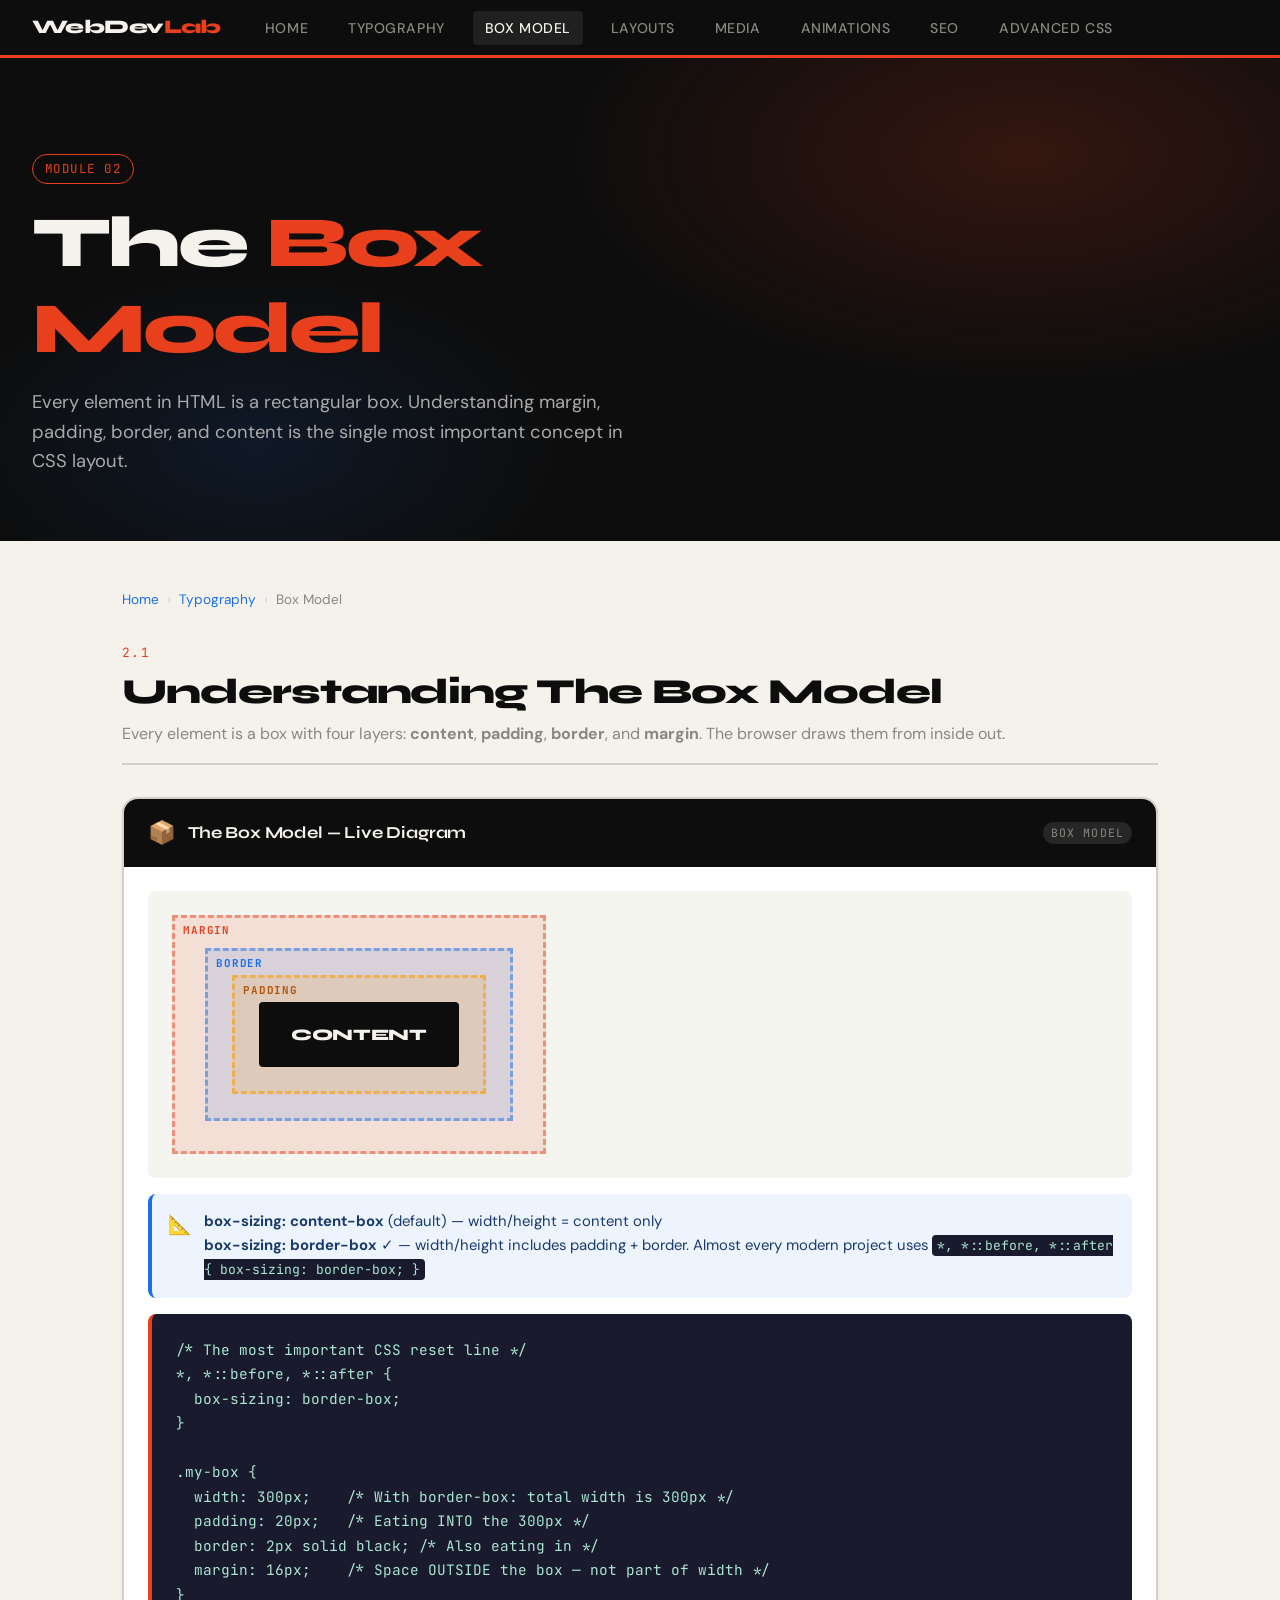
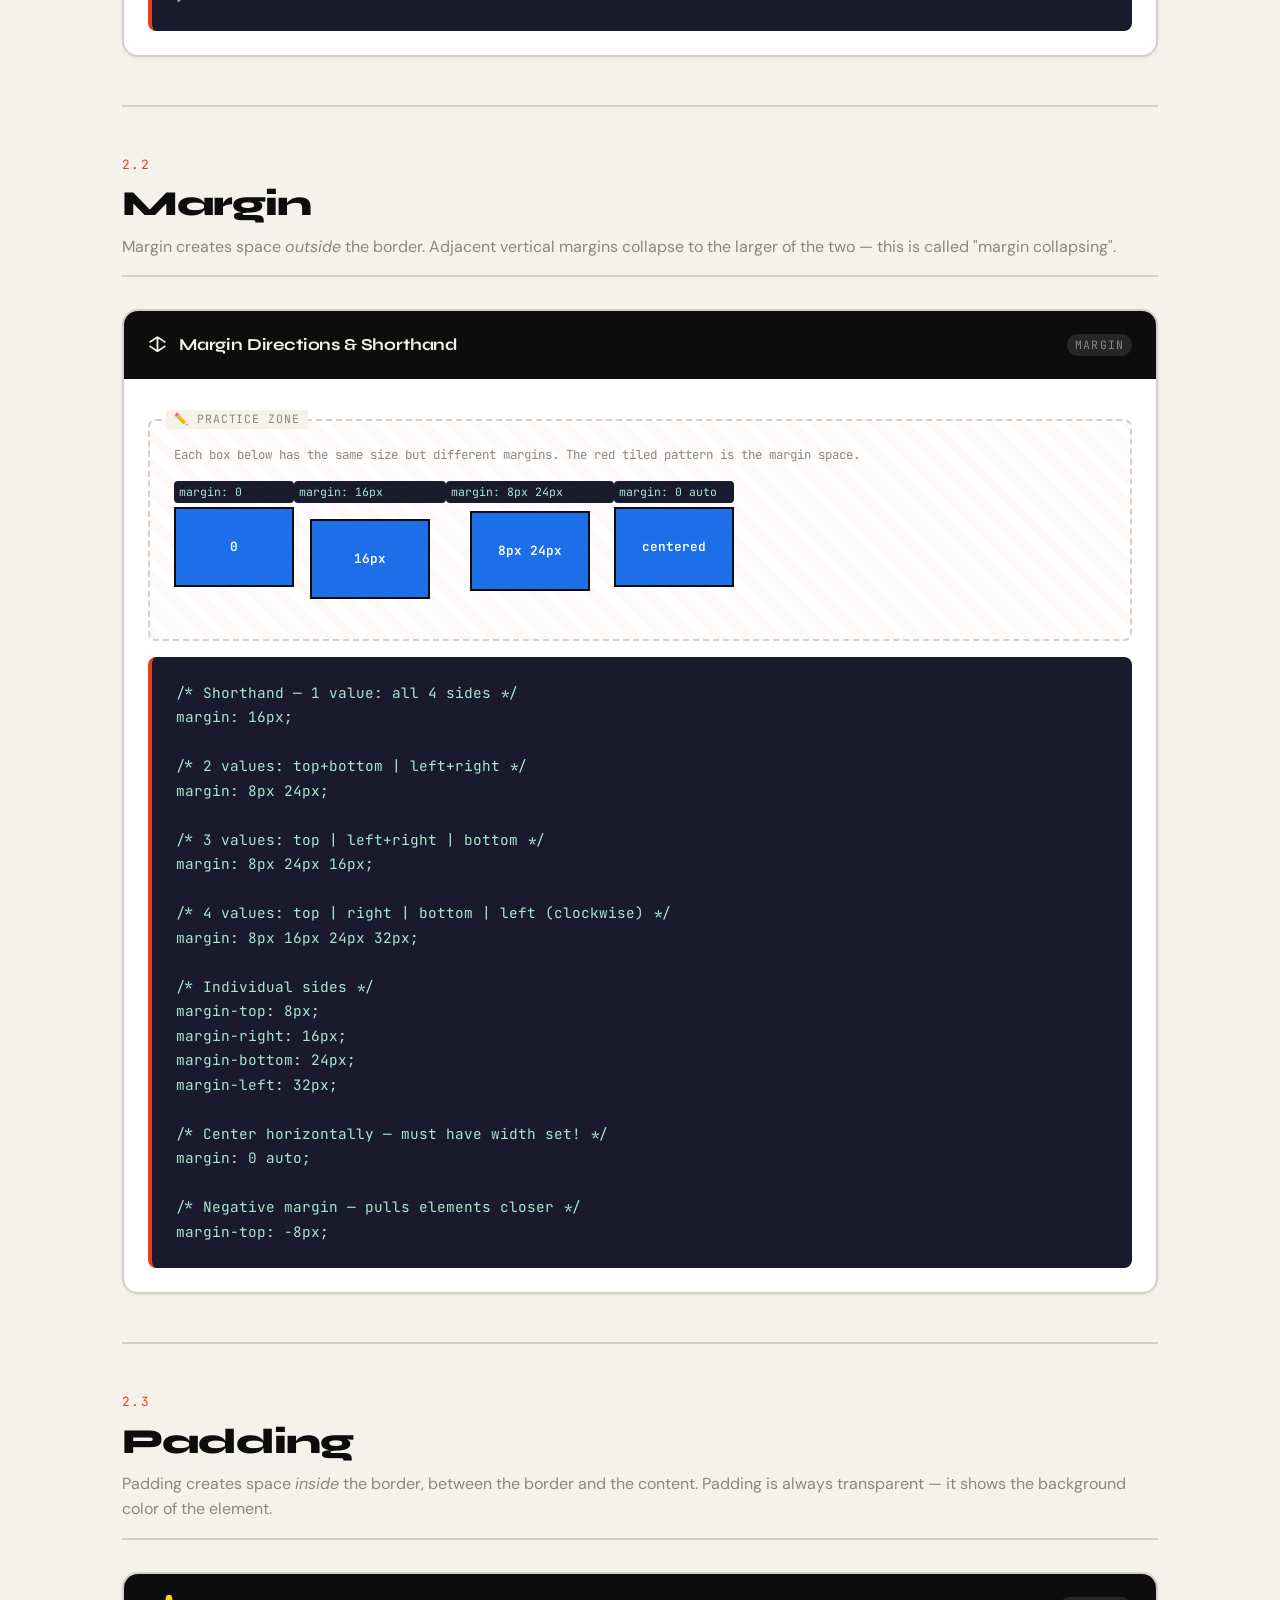
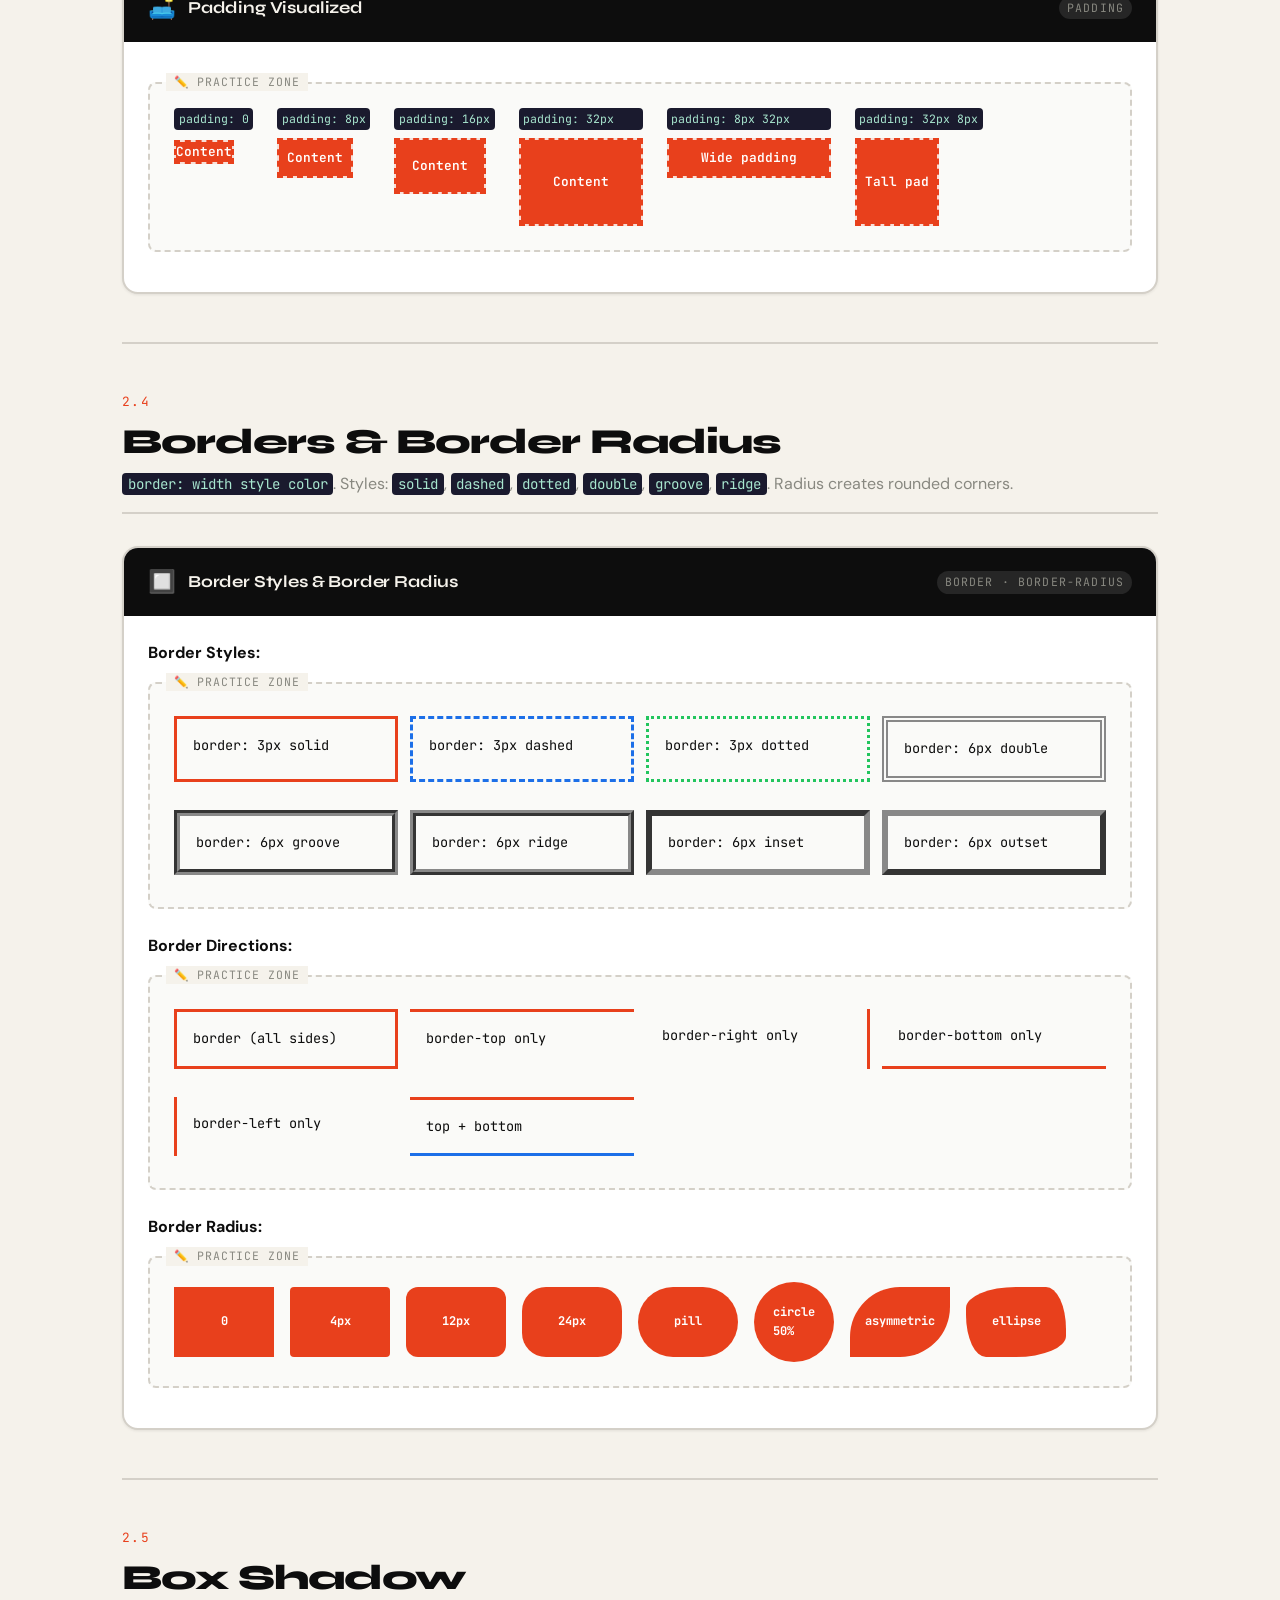
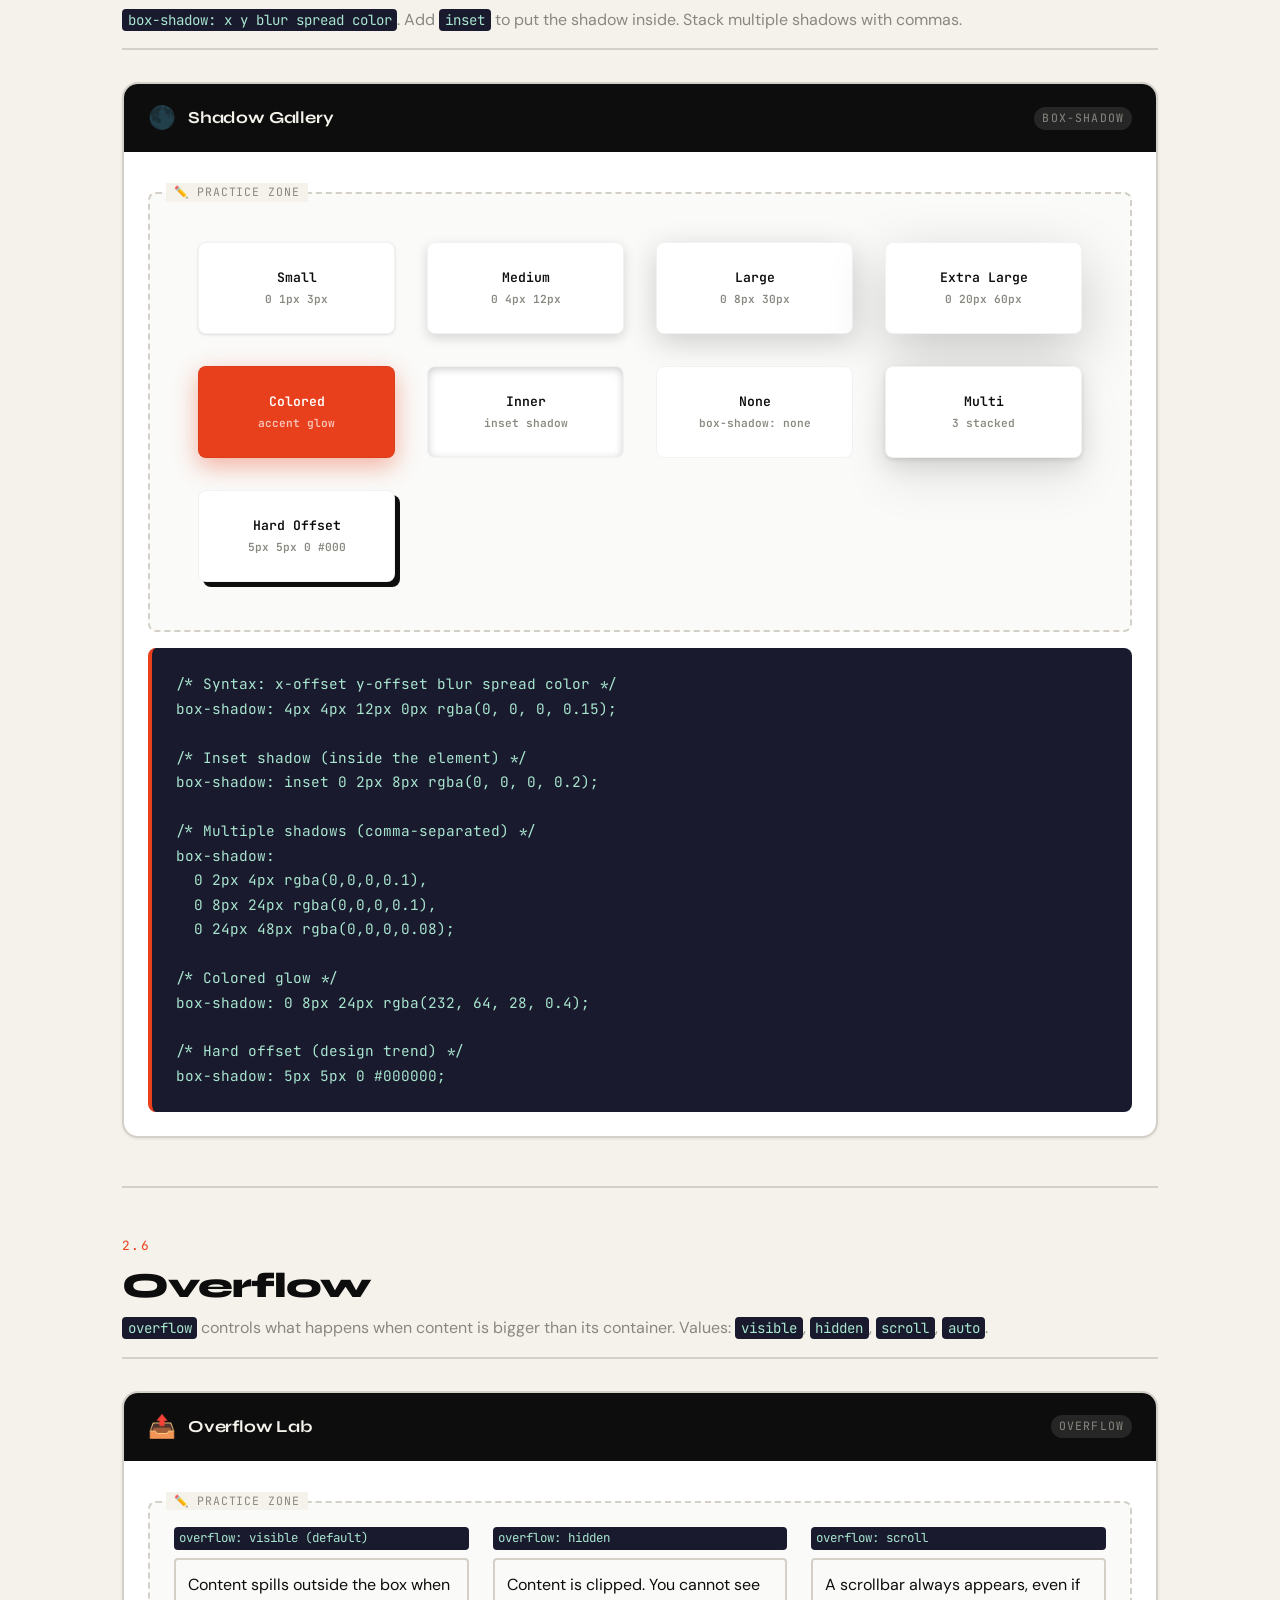
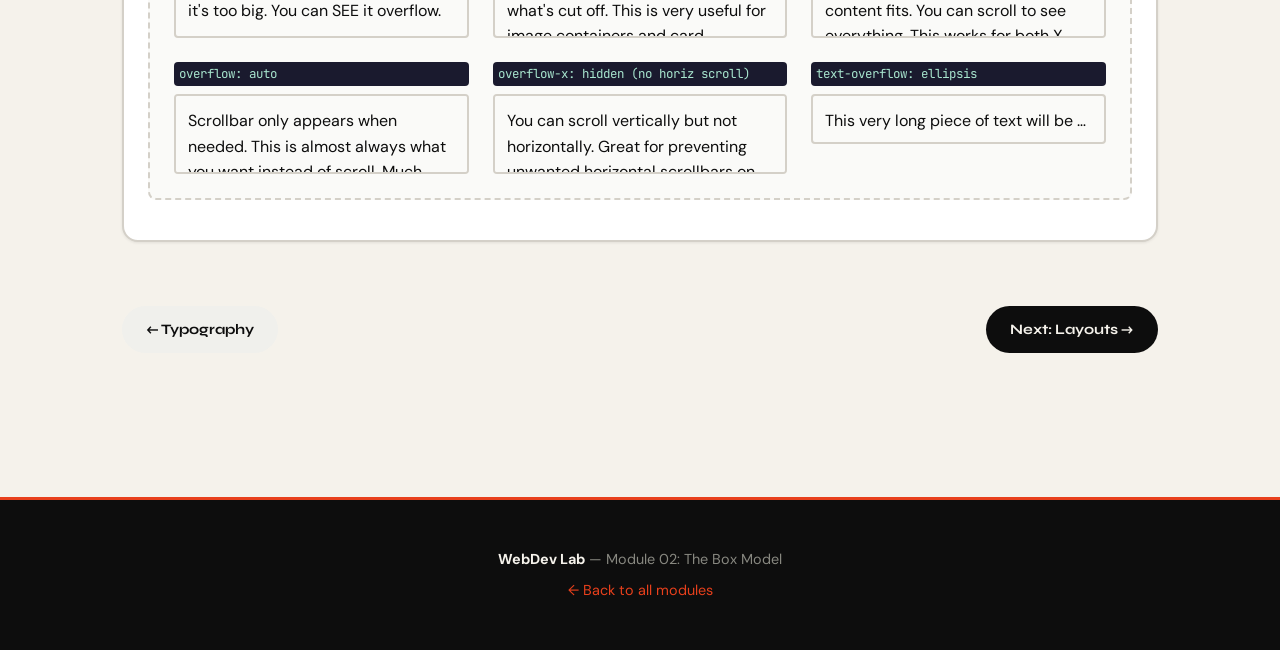
<file: pages/02-boxmodel.html>
<!DOCTYPE html>
<html lang="en">
<head>
  <meta charset="UTF-8">
  <meta name="viewport" content="width=device-width, initial-scale=1.0">
  <title>Module 02 — The Box Model | WebDev Lab</title>
  <meta name="description" content="Master CSS margins, padding, borders, border-radius, box-sizing, overflow, and box shadows.">
  <link rel="preconnect" href="https://fonts.googleapis.com">
  <link rel="preconnect" href="https://fonts.gstatic.com" crossorigin>
  <link href="https://fonts.googleapis.com/css2?family=Syne:wght@400;700;800;900&family=DM+Sans:ital,opsz,wght@0,9..40,400;0,9..40,500;0,9..40,700;1,9..40,400&family=JetBrains+Mono:wght@400;600;700&display=swap" rel="stylesheet">
  <link rel="stylesheet" href="../css/reset.css">
  <link rel="stylesheet" href="../css/layout.css">
  <link rel="stylesheet" href="../css/labs.css">

  <style>
    .margin-grid { display: flex; flex-wrap: wrap; gap: 0; background: repeating-linear-gradient(45deg, rgba(232,64,28,0.04) 0, rgba(232,64,28,0.04) 10px, transparent 10px, transparent 20px); border: 2px dashed rgba(232,64,28,0.3); padding: 0; }
  </style>
</head>
<body>

  <nav class="site-nav" role="navigation" aria-label="Main navigation">
    <a href="../index.html" class="nav-logo">WebDev<span>Lab</span></a>
    <ul>
      <li><a href="../index.html">Home</a></li>
      <li><a href="01-typography.html">Typography</a></li>
      <li><a href="02-boxmodel.html" class="active">Box Model</a></li>
      <li><a href="03-layouts.html">Layouts</a></li>
      <li><a href="04-media.html">Media</a></li>
      <li><a href="05-animations.html">Animations</a></li>
      <li><a href="06-seo.html">SEO</a></li>
      <li><a href="07-advanced.html">Advanced CSS</a></li>
    </ul>
  </nav>

  <header class="page-hero">
    <div class="hero-tag">Module 02</div>
    <h1>The <em>Box Model</em></h1>
    <p>Every element in HTML is a rectangular box. Understanding margin, padding, border, and content is the single most important concept in CSS layout.</p>
  </header>

  <main class="lab-container">

    <nav class="breadcrumb" aria-label="Breadcrumb">
      <a href="../index.html">Home</a>
      <span class="sep">›</span>
      <a href="01-typography.html">Typography</a>
      <span class="sep">›</span>
      <span>Box Model</span>
    </nav>

    <!-- ===== 2.1 THE BOX MODEL DIAGRAM ===== -->
    <section aria-labelledby="boxmodel-heading">
      <div class="section-header">
        <p class="section-num">2.1</p>
        <h2 id="boxmodel-heading">Understanding The Box Model</h2>
        <p>Every element is a box with four layers: <strong>content</strong>, <strong>padding</strong>, <strong>border</strong>, and <strong>margin</strong>. The browser draws them from inside out.</p>
      </div>

      <div class="lab-card">
        <div class="lab-card-header">
          <span class="card-icon">📦</span>
          <h3>The Box Model — Live Diagram</h3>
          <span class="card-tag">box model</span>
        </div>
        <div class="lab-card-body">

          <!-- Visual diagram using only HTML + CSS -->
          <div style="padding: var(--s5); background: #f5f5f0; border-radius: var(--r-md); overflow: auto; margin-bottom: var(--s4);">
            <div style="display: inline-block; background: rgba(232,64,28,0.12); border: 3px dashed rgba(232,64,28,0.5); padding: 30px; position: relative;">
              <span style="position: absolute; top: 4px; left: 8px; font-family: var(--font-mono); font-size: 0.68rem; color: #e8401c; font-weight: 700; letter-spacing: 0.08em; text-transform: uppercase;">MARGIN</span>
              <div style="display: inline-block; background: rgba(28,111,232,0.12); border: 3px dashed rgba(28,111,232,0.5); padding: 24px; position: relative;">
                <span style="position: absolute; top: 4px; left: 8px; font-family: var(--font-mono); font-size: 0.68rem; color: #1c6fe8; font-weight: 700; letter-spacing: 0.08em; text-transform: uppercase;">BORDER</span>
                <div style="display: inline-block; background: rgba(245,158,11,0.15); border: 3px dashed rgba(245,158,11,0.6); padding: 24px; position: relative;">
                  <span style="position: absolute; top: 4px; left: 8px; font-family: var(--font-mono); font-size: 0.68rem; color: #b45309; font-weight: 700; letter-spacing: 0.08em; text-transform: uppercase;">PADDING</span>
                  <div style="background: var(--ink); color: var(--paper); padding: 20px 32px; border-radius: 4px; font-family: var(--font-display); font-size: 1rem; font-weight: 800; letter-spacing: -0.02em; text-align: center; min-width: 140px;">
                    CONTENT
                  </div>
                </div>
              </div>
            </div>
          </div>

          <div class="callout callout-info">
            <span class="callout-icon">📐</span>
            <div>
              <strong>box-sizing: content-box</strong> (default) — width/height = content only<br>
              <strong>box-sizing: border-box</strong> ✓ — width/height includes padding + border. Almost every modern project uses <code>*, *::before, *::after { box-sizing: border-box; }</code>
            </div>
          </div>

          <pre>/* The most important CSS reset line */
*, *::before, *::after {
  box-sizing: border-box;
}

.my-box {
  width: 300px;    /* With border-box: total width is 300px */
  padding: 20px;   /* Eating INTO the 300px */
  border: 2px solid black; /* Also eating in */
  margin: 16px;    /* Space OUTSIDE the box — not part of width */
}</pre>
        </div>
      </div>
    </section>

    <hr>

    <!-- ===== 2.2 MARGIN ===== -->
    <section aria-labelledby="margin-heading">
      <div class="section-header">
        <p class="section-num">2.2</p>
        <h2 id="margin-heading">Margin</h2>
        <p>Margin creates space <em>outside</em> the border. Adjacent vertical margins collapse to the larger of the two — this is called "margin collapsing".</p>
      </div>

      <div class="lab-card">
        <div class="lab-card-header">
          <span class="card-icon">↕️</span>
          <h3>Margin Directions &amp; Shorthand</h3>
          <span class="card-tag">margin</span>
        </div>
        <div class="lab-card-body">
          <div class="practice-zone" style="background: repeating-linear-gradient(45deg, rgba(232,64,28,0.03) 0, rgba(232,64,28,0.03) 10px, transparent 10px, transparent 20px);">
            <p style="font-family: var(--font-mono); font-size: 0.78rem; color: var(--muted); margin-bottom: var(--s4);">Each box below has the same size but different margins. The red tiled pattern is the margin space.</p>

            <div style="display: flex; flex-wrap: wrap; align-items: flex-start; gap: 0;">
              <div>
                <code style="font-size: 0.72rem; display: block; margin-bottom: 4px;">margin: 0</code>
                <div class="margin-demo-box" style="margin: 0;">0</div>
              </div>
              <div>
                <code style="font-size: 0.72rem; display: block; margin-bottom: 4px;">margin: 16px</code>
                <div class="margin-demo-box" style="margin: 16px;">16px</div>
              </div>
              <div>
                <code style="font-size: 0.72rem; display: block; margin-bottom: 4px;">margin: 8px 24px</code>
                <div class="margin-demo-box" style="margin: 8px 24px;">8px 24px</div>
              </div>
              <div>
                <code style="font-size: 0.72rem; display: block; margin-bottom: 4px;">margin: 0 auto</code>
                <div class="margin-demo-box" style="margin: 0 auto; width: 120px;">centered</div>
              </div>
            </div>
          </div>

          <pre>/* Shorthand — 1 value: all 4 sides */
margin: 16px;

/* 2 values: top+bottom | left+right */
margin: 8px 24px;

/* 3 values: top | left+right | bottom */
margin: 8px 24px 16px;

/* 4 values: top | right | bottom | left (clockwise) */
margin: 8px 16px 24px 32px;

/* Individual sides */
margin-top: 8px;
margin-right: 16px;
margin-bottom: 24px;
margin-left: 32px;

/* Center horizontally — must have width set! */
margin: 0 auto;

/* Negative margin — pulls elements closer */
margin-top: -8px;</pre>

        </div>
      </div>
    </section>

    <hr>

    <!-- ===== 2.3 PADDING ===== -->
    <section aria-labelledby="padding-heading">
      <div class="section-header">
        <p class="section-num">2.3</p>
        <h2 id="padding-heading">Padding</h2>
        <p>Padding creates space <em>inside</em> the border, between the border and the content. Padding is always transparent — it shows the background color of the element.</p>
      </div>

      <div class="lab-card">
        <div class="lab-card-header">
          <span class="card-icon">🛋️</span>
          <h3>Padding Visualized</h3>
          <span class="card-tag">padding</span>
        </div>
        <div class="lab-card-body">
          <div class="practice-zone">
            <div style="display: flex; flex-wrap: wrap; gap: var(--s5); align-items: flex-start;">
              <div>
                <code style="font-size: 0.72rem; display: block; margin-bottom: var(--s2);">padding: 0</code>
                <div class="padding-demo-outer" style="padding: 0;">
                  <div class="padding-demo-inner" style="padding: 0; font-size: 0.8rem;">Content</div>
                </div>
              </div>
              <div>
                <code style="font-size: 0.72rem; display: block; margin-bottom: var(--s2);">padding: 8px</code>
                <div class="padding-demo-outer" style="padding: 0;">
                  <div class="padding-demo-inner" style="padding: 8px; font-size: 0.8rem;">Content</div>
                </div>
              </div>
              <div>
                <code style="font-size: 0.72rem; display: block; margin-bottom: var(--s2);">padding: 16px</code>
                <div class="padding-demo-outer" style="padding: 0;">
                  <div class="padding-demo-inner" style="padding: 16px; font-size: 0.8rem;">Content</div>
                </div>
              </div>
              <div>
                <code style="font-size: 0.72rem; display: block; margin-bottom: var(--s2);">padding: 32px</code>
                <div class="padding-demo-outer" style="padding: 0;">
                  <div class="padding-demo-inner" style="padding: 32px; font-size: 0.8rem;">Content</div>
                </div>
              </div>
              <div>
                <code style="font-size: 0.72rem; display: block; margin-bottom: var(--s2);">padding: 8px 32px</code>
                <div class="padding-demo-outer" style="padding: 0;">
                  <div class="padding-demo-inner" style="padding: 8px 32px; font-size: 0.8rem;">Wide padding</div>
                </div>
              </div>
              <div>
                <code style="font-size: 0.72rem; display: block; margin-bottom: var(--s2);">padding: 32px 8px</code>
                <div class="padding-demo-outer" style="padding: 0;">
                  <div class="padding-demo-inner" style="padding: 32px 8px; font-size: 0.8rem;">Tall pad</div>
                </div>
              </div>
            </div>
          </div>
        </div>
      </div>
    </section>

    <hr>

    <!-- ===== 2.4 BORDERS ===== -->
    <section aria-labelledby="border-heading">
      <div class="section-header">
        <p class="section-num">2.4</p>
        <h2 id="border-heading">Borders &amp; Border Radius</h2>
        <p><code>border: width style color</code>. Styles: <code>solid</code>, <code>dashed</code>, <code>dotted</code>, <code>double</code>, <code>groove</code>, <code>ridge</code>. Radius creates rounded corners.</p>
      </div>

      <div class="lab-card">
        <div class="lab-card-header">
          <span class="card-icon">🔲</span>
          <h3>Border Styles &amp; Border Radius</h3>
          <span class="card-tag">border · border-radius</span>
        </div>
        <div class="lab-card-body">

          <p style="font-weight: 700; margin-bottom: var(--s3);">Border Styles:</p>
          <div class="practice-zone">
            <div style="display: grid; grid-template-columns: repeat(auto-fill, minmax(180px, 1fr)); gap: var(--s3);">
              <div class="border-demo-box border-solid">border: 3px solid</div>
              <div class="border-demo-box border-dashed">border: 3px dashed</div>
              <div class="border-demo-box border-dotted">border: 3px dotted</div>
              <div class="border-demo-box border-double">border: 6px double</div>
              <div class="border-demo-box border-groove">border: 6px groove</div>
              <div class="border-demo-box border-ridge">border: 6px ridge</div>
              <div class="border-demo-box border-inset">border: 6px inset</div>
              <div class="border-demo-box border-outset">border: 6px outset</div>
            </div>
          </div>

          <p style="font-weight: 700; margin-bottom: var(--s3); margin-top: var(--s5);">Border Directions:</p>
          <div class="practice-zone">
            <div style="display: grid; grid-template-columns: repeat(auto-fill, minmax(180px, 1fr)); gap: var(--s3);">
              <div class="border-demo-box border-all">border (all sides)</div>
              <div class="border-demo-box border-top">border-top only</div>
              <div class="border-demo-box border-right">border-right only</div>
              <div class="border-demo-box border-bottom">border-bottom only</div>
              <div class="border-demo-box border-left">border-left only</div>
              <div class="border-demo-box" style="border-top: 3px solid var(--accent); border-bottom: 3px solid var(--accent2);">top + bottom</div>
            </div>
          </div>

          <p style="font-weight: 700; margin-bottom: var(--s3); margin-top: var(--s5);">Border Radius:</p>
          <div class="practice-zone">
            <div style="display: flex; flex-wrap: wrap; gap: var(--s4); align-items: center;">
              <div style="width: 100px; height: 70px; background: var(--accent); display:flex; align-items:center; justify-content:center; color:white; font-family:var(--font-mono); font-size:0.75rem; font-weight:700; border-radius: 0;" title="border-radius: 0">0</div>
              <div style="width: 100px; height: 70px; background: var(--accent); display:flex; align-items:center; justify-content:center; color:white; font-family:var(--font-mono); font-size:0.75rem; font-weight:700; border-radius: 4px;" title="border-radius: 4px">4px</div>
              <div style="width: 100px; height: 70px; background: var(--accent); display:flex; align-items:center; justify-content:center; color:white; font-family:var(--font-mono); font-size:0.75rem; font-weight:700; border-radius: 12px;" title="border-radius: 12px">12px</div>
              <div style="width: 100px; height: 70px; background: var(--accent); display:flex; align-items:center; justify-content:center; color:white; font-family:var(--font-mono); font-size:0.75rem; font-weight:700; border-radius: 24px;" title="border-radius: 24px">24px</div>
              <div style="width: 100px; height: 70px; background: var(--accent); display:flex; align-items:center; justify-content:center; color:white; font-family:var(--font-mono); font-size:0.75rem; font-weight:700; border-radius: 9999px;" title="border-radius: 9999px">pill</div>
              <div style="width: 80px; height: 80px; background: var(--accent); display:flex; align-items:center; justify-content:center; color:white; font-family:var(--font-mono); font-size:0.75rem; font-weight:700; border-radius: 50%;" title="border-radius: 50%">circle<br>50%</div>
              <div style="width: 100px; height: 70px; background: var(--accent); display:flex; align-items:center; justify-content:center; color:white; font-family:var(--font-mono); font-size:0.75rem; font-weight:700; border-radius: 50px 0 50px 0;" title="border-radius: 50px 0 50px 0">asymmetric</div>
              <div style="width: 100px; height: 70px; background: var(--accent); display:flex; align-items:center; justify-content:center; color:white; font-family:var(--font-mono); font-size:0.75rem; font-weight:700; border-radius: 50% 20% / 30% 60%;" title="border-radius ellipse">ellipse</div>
            </div>
          </div>

        </div>
      </div>
    </section>

    <hr>

    <!-- ===== 2.5 BOX SHADOW ===== -->
    <section aria-labelledby="shadow-heading">
      <div class="section-header">
        <p class="section-num">2.5</p>
        <h2 id="shadow-heading">Box Shadow</h2>
        <p><code>box-shadow: x y blur spread color</code>. Add <code>inset</code> to put the shadow inside. Stack multiple shadows with commas.</p>
      </div>

      <div class="lab-card">
        <div class="lab-card-header">
          <span class="card-icon">🌑</span>
          <h3>Shadow Gallery</h3>
          <span class="card-tag">box-shadow</span>
        </div>
        <div class="lab-card-body">
          <div class="practice-zone">
            <div style="display: grid; grid-template-columns: repeat(auto-fill, minmax(180px, 1fr)); gap: var(--s6); padding: var(--s5);">
              <div class="shadow-demo-box bshadow-sm">Small<br><code style="background: none; color: var(--muted); font-size: 0.7rem; padding: 0;">0 1px 3px</code></div>
              <div class="shadow-demo-box bshadow-md">Medium<br><code style="background: none; color: var(--muted); font-size: 0.7rem; padding: 0;">0 4px 12px</code></div>
              <div class="shadow-demo-box bshadow-lg">Large<br><code style="background: none; color: var(--muted); font-size: 0.7rem; padding: 0;">0 8px 30px</code></div>
              <div class="shadow-demo-box bshadow-xl">Extra Large<br><code style="background: none; color: var(--muted); font-size: 0.7rem; padding: 0;">0 20px 60px</code></div>
              <div class="shadow-demo-box bshadow-colored" style="background: var(--accent); color: white;">Colored<br><code style="background: none; color: rgba(255,255,255,0.7); font-size: 0.7rem; padding: 0;">accent glow</code></div>
              <div class="shadow-demo-box bshadow-inner">Inner<br><code style="background: none; color: var(--muted); font-size: 0.7rem; padding: 0;">inset shadow</code></div>
              <div class="shadow-demo-box bshadow-none">None<br><code style="background: none; color: var(--muted); font-size: 0.7rem; padding: 0;">box-shadow: none</code></div>
              <div class="shadow-demo-box bshadow-multi">Multi<br><code style="background: none; color: var(--muted); font-size: 0.7rem; padding: 0;">3 stacked</code></div>
              <div class="shadow-demo-box bshadow-hard">Hard Offset<br><code style="background: none; color: var(--muted); font-size: 0.7rem; padding: 0;">5px 5px 0 #000</code></div>
            </div>
          </div>
          <pre>/* Syntax: x-offset y-offset blur spread color */
box-shadow: 4px 4px 12px 0px rgba(0, 0, 0, 0.15);

/* Inset shadow (inside the element) */
box-shadow: inset 0 2px 8px rgba(0, 0, 0, 0.2);

/* Multiple shadows (comma-separated) */
box-shadow:
  0 2px 4px rgba(0,0,0,0.1),
  0 8px 24px rgba(0,0,0,0.1),
  0 24px 48px rgba(0,0,0,0.08);

/* Colored glow */
box-shadow: 0 8px 24px rgba(232, 64, 28, 0.4);

/* Hard offset (design trend) */
box-shadow: 5px 5px 0 #000000;</pre>
        </div>
      </div>
    </section>

    <hr>

    <!-- ===== 2.6 OVERFLOW ===== -->
    <section aria-labelledby="overflow-heading">
      <div class="section-header">
        <p class="section-num">2.6</p>
        <h2 id="overflow-heading">Overflow</h2>
        <p><code>overflow</code> controls what happens when content is bigger than its container. Values: <code>visible</code>, <code>hidden</code>, <code>scroll</code>, <code>auto</code>.</p>
      </div>

      <div class="lab-card">
        <div class="lab-card-header">
          <span class="card-icon">📤</span>
          <h3>Overflow Lab</h3>
          <span class="card-tag">overflow</span>
        </div>
        <div class="lab-card-body">
          <div class="practice-zone">
            <div style="display: grid; grid-template-columns: repeat(auto-fill, minmax(220px, 1fr)); gap: var(--s5);">
              <div>
                <code style="font-size: 0.78rem; display:block; margin-bottom: var(--s2);">overflow: visible (default)</code>
                <div style="height: 80px; border: 2px solid var(--border); padding: var(--s3); overflow: visible; background: #fafaf8; border-radius: var(--r-sm);">
                  <p>Content spills outside the box when it's too big. You can SEE it overflow.</p>
                </div>
              </div>
              <div>
                <code style="font-size: 0.78rem; display:block; margin-bottom: var(--s2);">overflow: hidden</code>
                <div style="height: 80px; border: 2px solid var(--border); padding: var(--s3); overflow: hidden; background: #fafaf8; border-radius: var(--r-sm);">
                  <p>Content is clipped. You cannot see what's cut off. This is very useful for image containers and card thumbnails.</p>
                </div>
              </div>
              <div>
                <code style="font-size: 0.78rem; display:block; margin-bottom: var(--s2);">overflow: scroll</code>
                <div style="height: 80px; border: 2px solid var(--border); padding: var(--s3); overflow: scroll; background: #fafaf8; border-radius: var(--r-sm);">
                  <p>A scrollbar always appears, even if content fits. You can scroll to see everything. This works for both X and Y axes.</p>
                </div>
              </div>
              <div>
                <code style="font-size: 0.78rem; display:block; margin-bottom: var(--s2);">overflow: auto</code>
                <div style="height: 80px; border: 2px solid var(--border); padding: var(--s3); overflow: auto; background: #fafaf8; border-radius: var(--r-sm);">
                  <p>Scrollbar only appears when needed. This is almost always what you want instead of scroll. Much cleaner on short content.</p>
                </div>
              </div>
              <div>
                <code style="font-size: 0.78rem; display:block; margin-bottom: var(--s2);">overflow-x: hidden (no horiz scroll)</code>
                <div style="height: 80px; border: 2px solid var(--border); padding: var(--s3); overflow-x: hidden; overflow-y: auto; background: #fafaf8; border-radius: var(--r-sm);">
                  <p>You can scroll vertically but not horizontally. Great for preventing unwanted horizontal scrollbars on mobile. This is content to scroll.</p>
                </div>
              </div>
              <div>
                <code style="font-size: 0.78rem; display:block; margin-bottom: var(--s2);">text-overflow: ellipsis</code>
                <div style="height: 50px; border: 2px solid var(--border); padding: var(--s3); overflow: hidden; white-space: nowrap; text-overflow: ellipsis; background: #fafaf8; border-radius: var(--r-sm);">
                  This very long piece of text will be cut off with an ellipsis at the end because we use text-overflow: ellipsis
                </div>
              </div>
            </div>
          </div>
        </div>
      </div>
    </section>

    <!-- Prev / Next -->
    <div style="display: flex; justify-content: space-between; margin-top: var(--s8);">
      <a href="01-typography.html" style="display:inline-flex; align-items:center; gap: var(--s3); background: #f0f0ec; color: var(--ink); padding: var(--s3) var(--s5); border-radius: var(--r-full); font-family: var(--font-display); font-weight: 700; font-size: 0.9rem; text-decoration: none; transition: background 0.2s;" onmouseover="this.style.background='var(--border)'" onmouseout="this.style.background='#f0f0ec'">
        ← Typography
      </a>
      <a href="03-layouts.html" style="display:inline-flex; align-items:center; gap: var(--s3); background: var(--ink); color: var(--paper); padding: var(--s3) var(--s5); border-radius: var(--r-full); font-family: var(--font-display); font-weight: 700; font-size: 0.9rem; text-decoration: none; transition: background 0.2s;" onmouseover="this.style.background='#e8401c'" onmouseout="this.style.background='#0d0d0d'">
        Next: Layouts →
      </a>
    </div>

  </main>

  <footer class="site-footer" role="contentinfo">
    <p><strong>WebDev Lab</strong> — Module 02: The Box Model</p>
    <p style="margin-top:0.5rem;"><a href="../index.html">← Back to all modules</a></p>
  </footer>

</body>
</html>
</file>
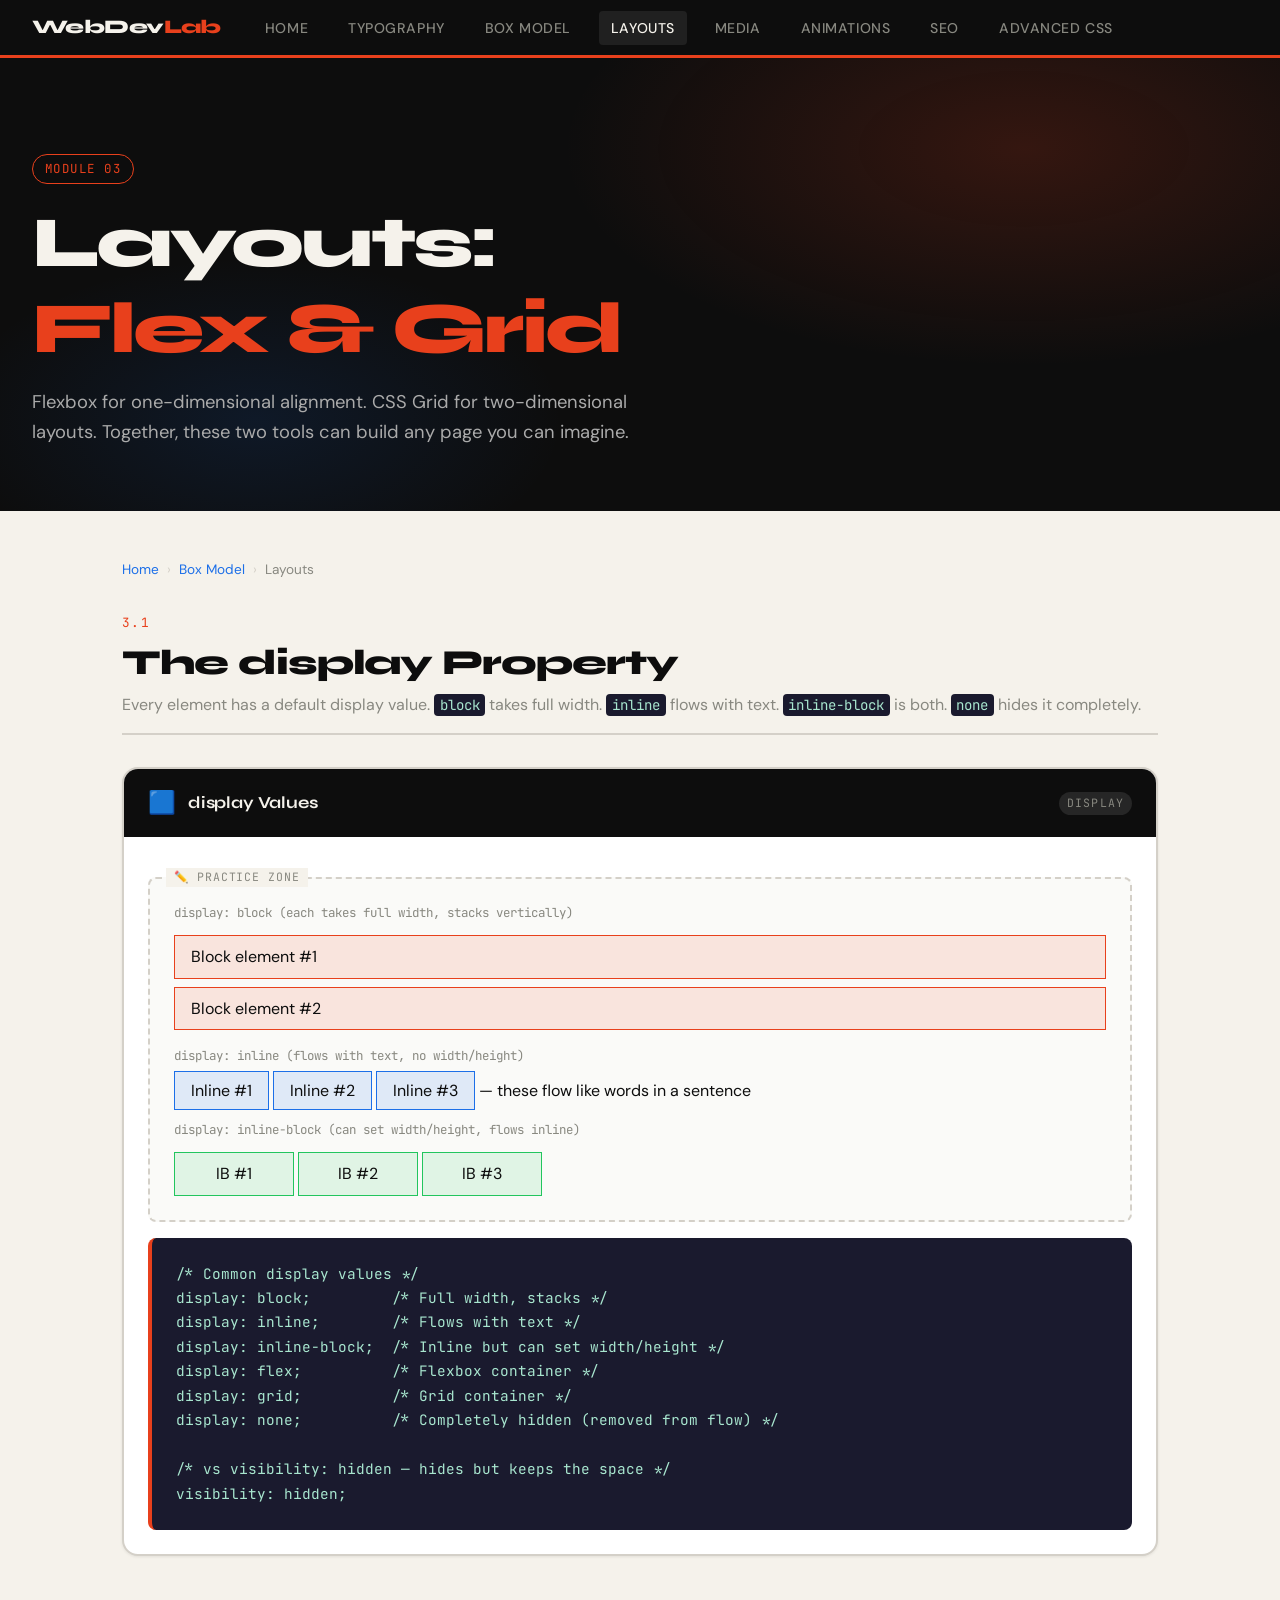
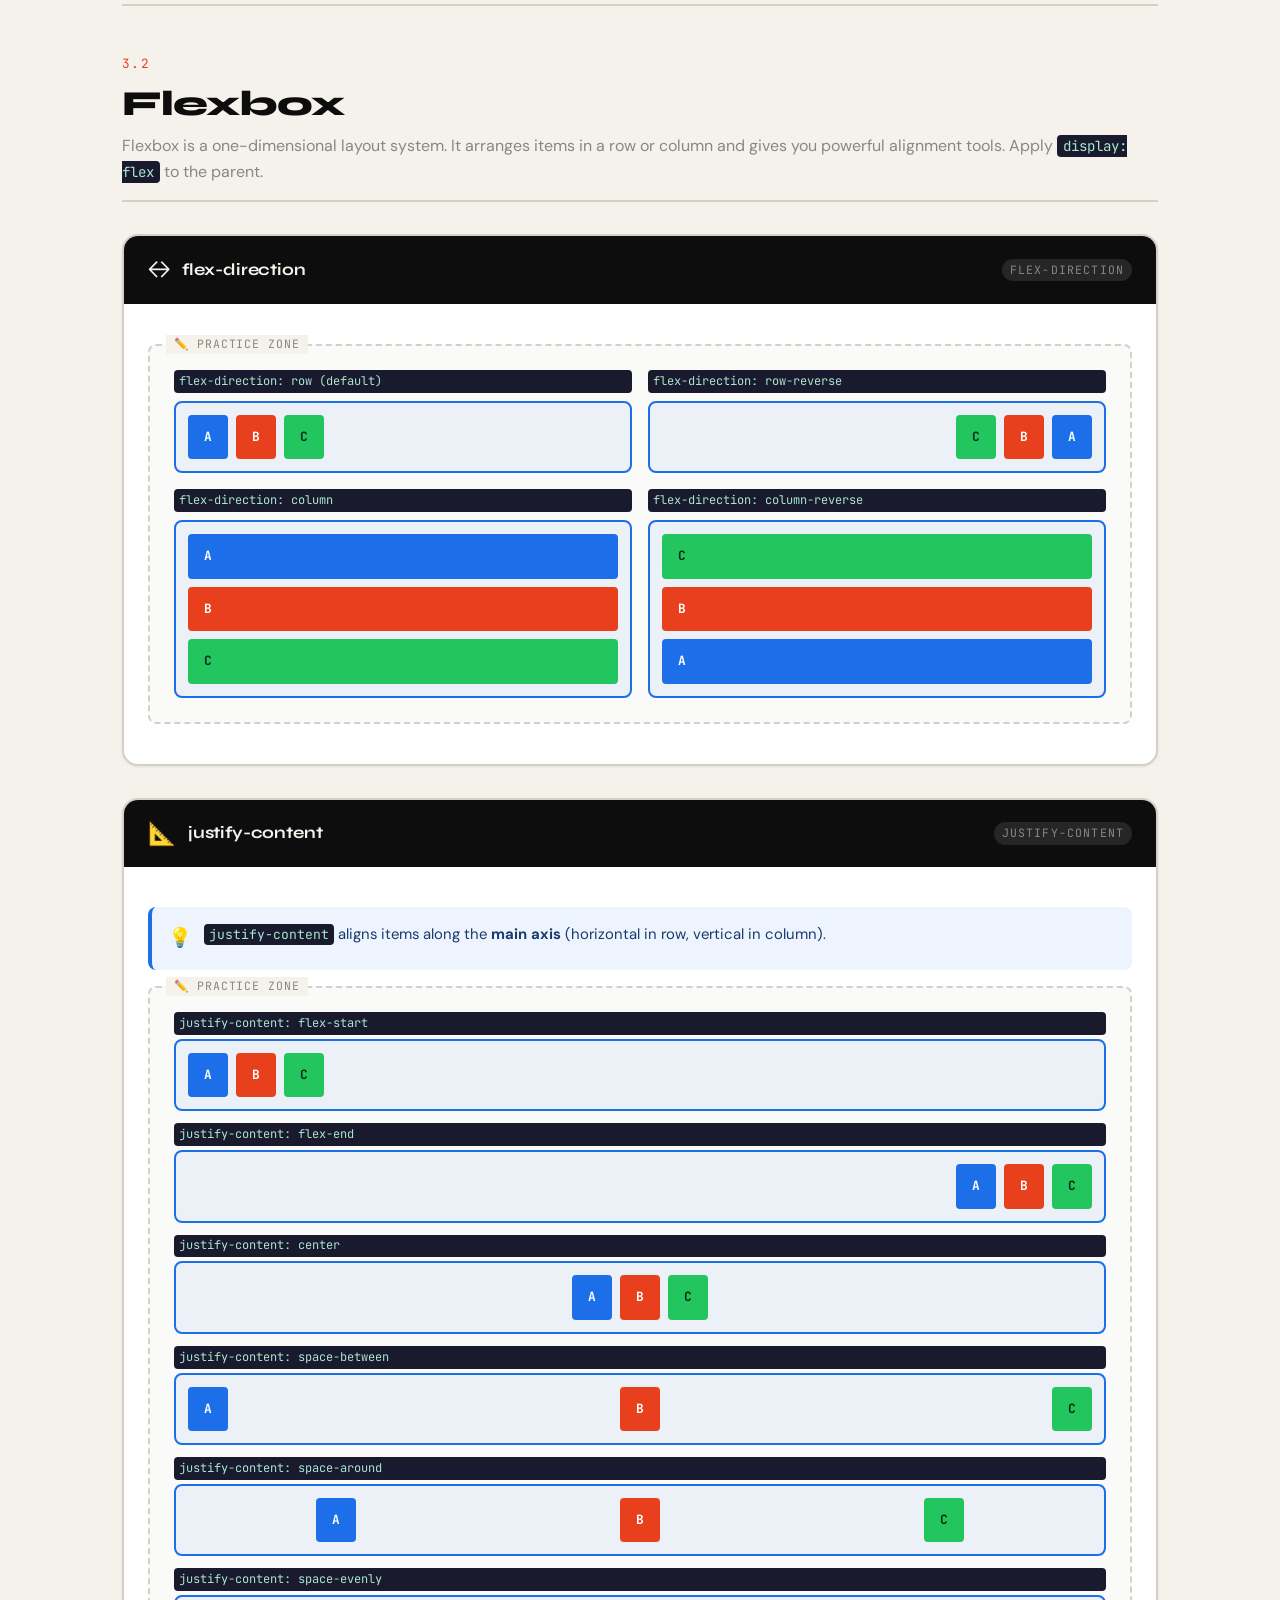
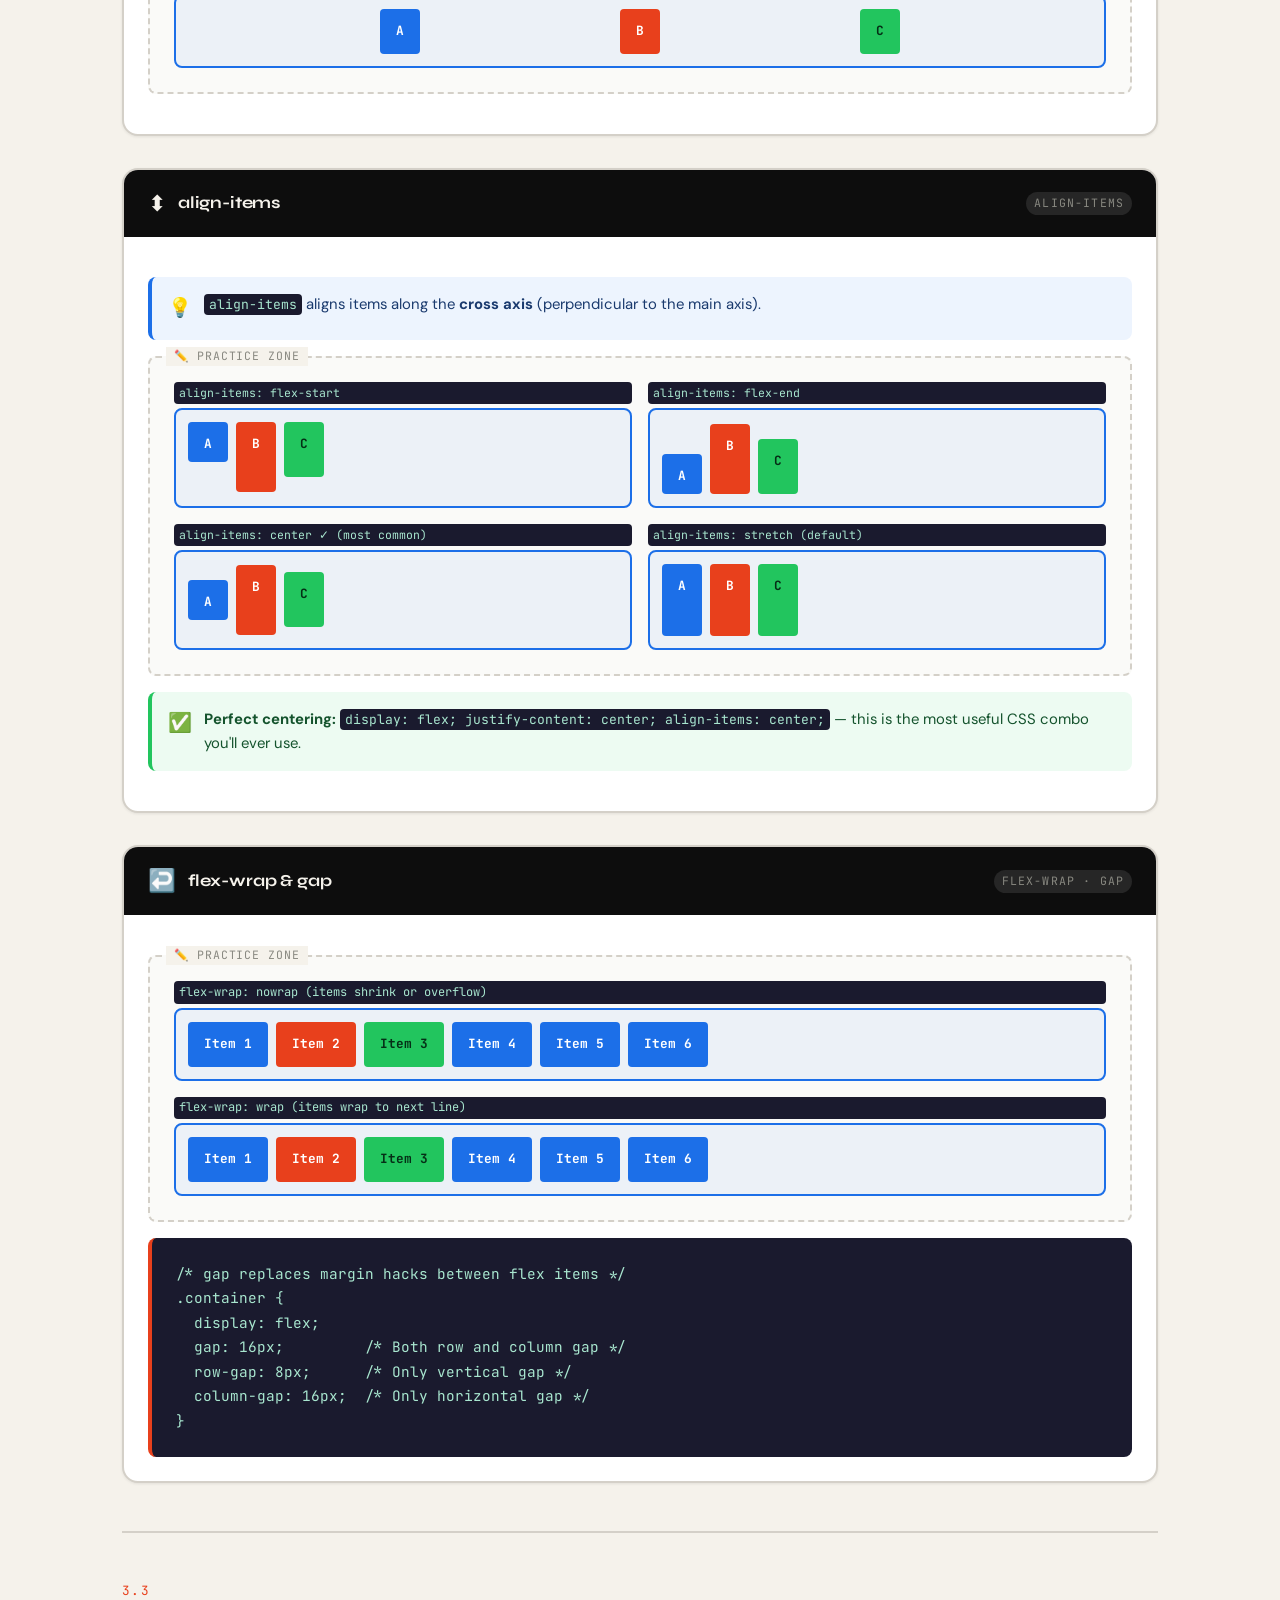
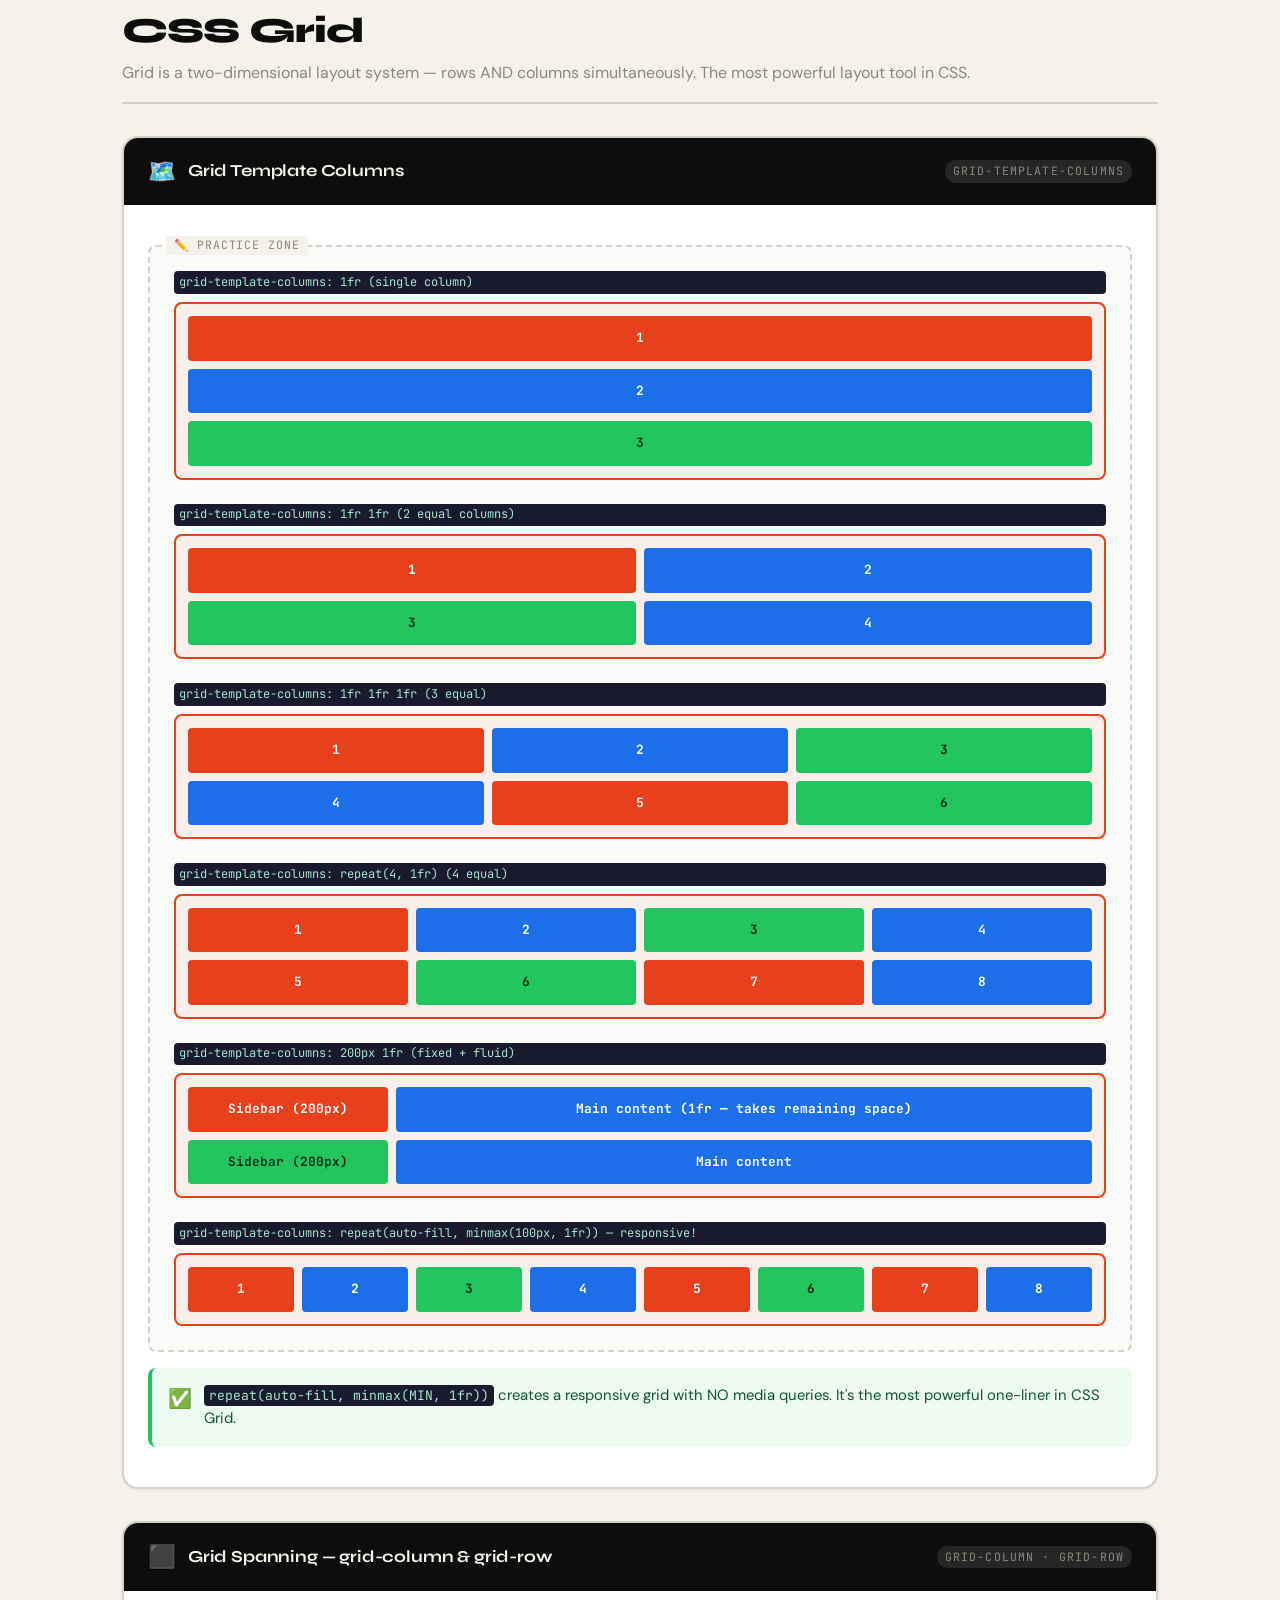
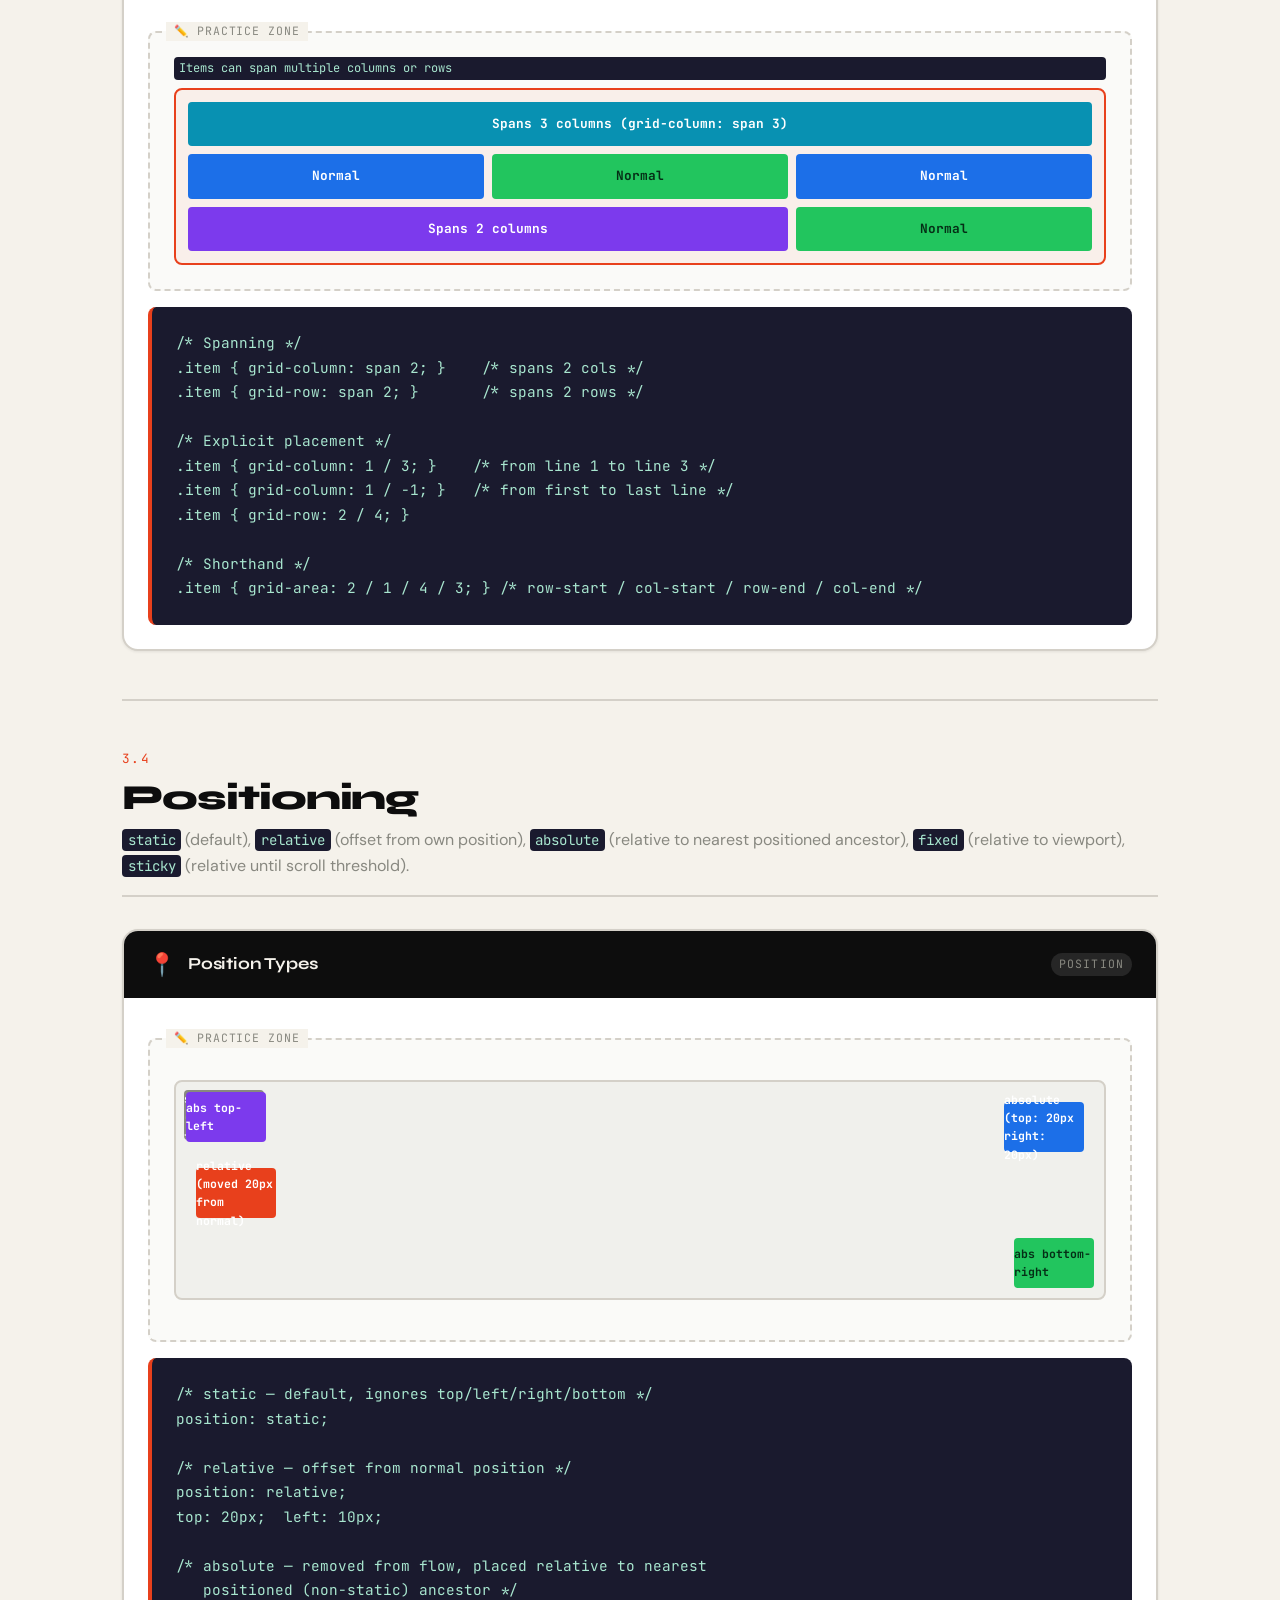
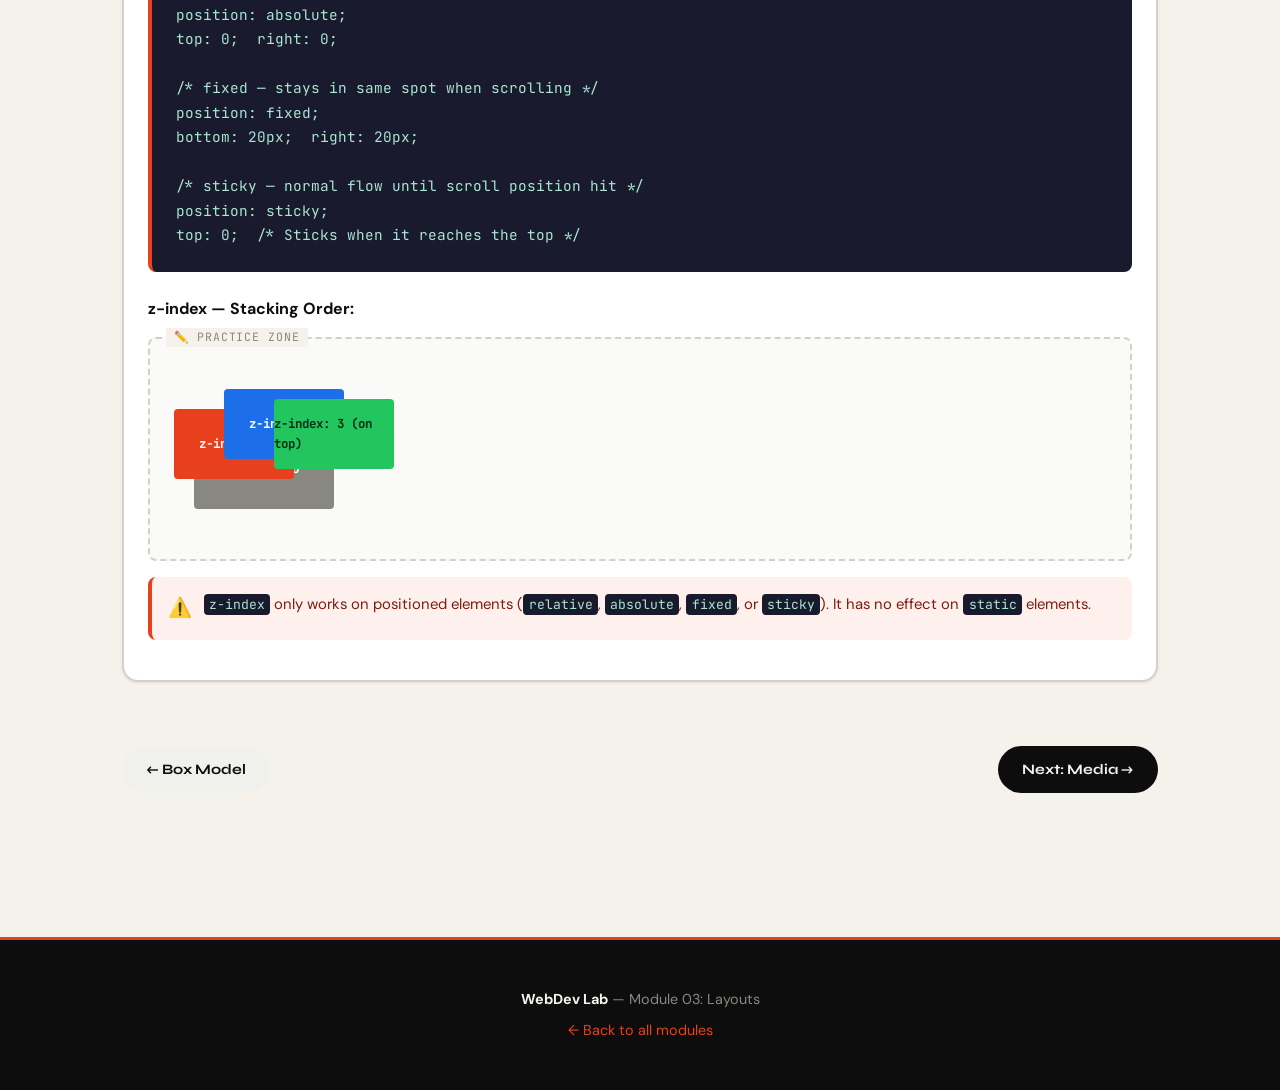
<file: pages/03-layouts.html>
<!DOCTYPE html>
<html lang="en">
<head>
  <meta charset="UTF-8">
  <meta name="viewport" content="width=device-width, initial-scale=1.0">
  <title>Module 03 — Layouts: Flex & Grid | WebDev Lab</title>
  <meta name="description" content="Master CSS Flexbox and CSS Grid — the two most powerful layout systems in modern web development.">
  <link rel="preconnect" href="https://fonts.googleapis.com">
  <link rel="preconnect" href="https://fonts.gstatic.com" crossorigin>
  <link href="https://fonts.googleapis.com/css2?family=Syne:wght@400;700;800;900&family=DM+Sans:ital,opsz,wght@0,9..40,400;0,9..40,500;0,9..40,700;1,9..40,400&family=JetBrains+Mono:wght@400;600;700&display=swap" rel="stylesheet">
  <link rel="stylesheet" href="../css/reset.css">
  <link rel="stylesheet" href="../css/layout.css">
  <link rel="stylesheet" href="../css/labs.css">
</head>
<body>

  <nav class="site-nav" role="navigation" aria-label="Main navigation">
    <a href="../index.html" class="nav-logo">WebDev<span>Lab</span></a>
    <ul>
      <li><a href="../index.html">Home</a></li>
      <li><a href="01-typography.html">Typography</a></li>
      <li><a href="02-boxmodel.html">Box Model</a></li>
      <li><a href="03-layouts.html" class="active">Layouts</a></li>
      <li><a href="04-media.html">Media</a></li>
      <li><a href="05-animations.html">Animations</a></li>
      <li><a href="06-seo.html">SEO</a></li>
      <li><a href="07-advanced.html">Advanced CSS</a></li>
    </ul>
  </nav>

  <header class="page-hero">
    <div class="hero-tag">Module 03</div>
    <h1>Layouts:<br><em>Flex &amp; Grid</em></h1>
    <p>Flexbox for one-dimensional alignment. CSS Grid for two-dimensional layouts. Together, these two tools can build any page you can imagine.</p>
  </header>

  <main class="lab-container">

    <nav class="breadcrumb" aria-label="Breadcrumb">
      <a href="../index.html">Home</a>
      <span class="sep">›</span>
      <a href="02-boxmodel.html">Box Model</a>
      <span class="sep">›</span>
      <span>Layouts</span>
    </nav>

    <!-- ===== 3.1 DISPLAY ===== -->
    <section aria-labelledby="display-heading">
      <div class="section-header">
        <p class="section-num">3.1</p>
        <h2 id="display-heading">The display Property</h2>
        <p>Every element has a default display value. <code>block</code> takes full width. <code>inline</code> flows with text. <code>inline-block</code> is both. <code>none</code> hides it completely.</p>
      </div>

      <div class="lab-card">
        <div class="lab-card-header">
          <span class="card-icon">🟦</span>
          <h3>display Values</h3>
          <span class="card-tag">display</span>
        </div>
        <div class="lab-card-body">
          <div class="practice-zone">
            <p style="font-family:var(--font-mono); font-size:0.78rem; color:var(--muted); margin-bottom:var(--s3);">display: block (each takes full width, stacks vertically)</p>
            <div class="display-block-demo">Block element #1</div>
            <div class="display-block-demo">Block element #2</div>

            <p style="font-family:var(--font-mono); font-size:0.78rem; color:var(--muted); margin: var(--s4) 0 var(--s3);">display: inline (flows with text, no width/height)</p>
            <span class="display-inline-demo">Inline #1</span>
            <span class="display-inline-demo">Inline #2</span>
            <span class="display-inline-demo">Inline #3</span>
            <span> — these flow like words in a sentence</span>

            <p style="font-family:var(--font-mono); font-size:0.78rem; color:var(--muted); margin: var(--s4) 0 var(--s3);">display: inline-block (can set width/height, flows inline)</p>
            <span class="display-ib-demo">IB #1</span>
            <span class="display-ib-demo">IB #2</span>
            <span class="display-ib-demo">IB #3</span>
          </div>

          <pre>/* Common display values */
display: block;         /* Full width, stacks */
display: inline;        /* Flows with text */
display: inline-block;  /* Inline but can set width/height */
display: flex;          /* Flexbox container */
display: grid;          /* Grid container */
display: none;          /* Completely hidden (removed from flow) */

/* vs visibility: hidden — hides but keeps the space */
visibility: hidden;</pre>
        </div>
      </div>
    </section>

    <hr>

    <!-- ===== 3.2 FLEXBOX ===== -->
    <section aria-labelledby="flex-heading">
      <div class="section-header">
        <p class="section-num">3.2</p>
        <h2 id="flex-heading">Flexbox</h2>
        <p>Flexbox is a one-dimensional layout system. It arranges items in a row or column and gives you powerful alignment tools. Apply <code>display: flex</code> to the parent.</p>
      </div>

      <!-- flex-direction -->
      <div class="lab-card">
        <div class="lab-card-header">
          <span class="card-icon">↔️</span>
          <h3>flex-direction</h3>
          <span class="card-tag">flex-direction</span>
        </div>
        <div class="lab-card-body">
          <div class="practice-zone">
            <div style="display: grid; grid-template-columns: 1fr 1fr; gap: var(--s4);">
              <div>
                <code style="font-size:0.75rem; display:block; margin-bottom:var(--s2);">flex-direction: row (default)</code>
                <div class="flex-container-base flex-row" style="min-height:60px;">
                  <div class="flex-item">A</div>
                  <div class="flex-item">B</div>
                  <div class="flex-item">C</div>
                </div>
              </div>
              <div>
                <code style="font-size:0.75rem; display:block; margin-bottom:var(--s2);">flex-direction: row-reverse</code>
                <div class="flex-container-base flex-row-rev" style="min-height:60px;">
                  <div class="flex-item">A</div>
                  <div class="flex-item">B</div>
                  <div class="flex-item">C</div>
                </div>
              </div>
              <div>
                <code style="font-size:0.75rem; display:block; margin-bottom:var(--s2);">flex-direction: column</code>
                <div class="flex-container-base flex-col" style="min-height:160px;">
                  <div class="flex-item">A</div>
                  <div class="flex-item">B</div>
                  <div class="flex-item">C</div>
                </div>
              </div>
              <div>
                <code style="font-size:0.75rem; display:block; margin-bottom:var(--s2);">flex-direction: column-reverse</code>
                <div class="flex-container-base flex-col-rev" style="min-height:160px;">
                  <div class="flex-item">A</div>
                  <div class="flex-item">B</div>
                  <div class="flex-item">C</div>
                </div>
              </div>
            </div>
          </div>
        </div>
      </div>

      <!-- justify-content -->
      <div class="lab-card">
        <div class="lab-card-header">
          <span class="card-icon">📐</span>
          <h3>justify-content</h3>
          <span class="card-tag">justify-content</span>
        </div>
        <div class="lab-card-body">
          <div class="callout callout-info">
            <span class="callout-icon">💡</span>
            <div><code>justify-content</code> aligns items along the <strong>main axis</strong> (horizontal in row, vertical in column).</div>
          </div>
          <div class="practice-zone">
            <div style="display: flex; flex-direction: column; gap: var(--s3);">
              <div>
                <code style="font-size:0.75rem; display:block; margin-bottom:4px;">justify-content: flex-start</code>
                <div class="flex-container-base jc-start" style="min-height:50px;"><div class="flex-item">A</div><div class="flex-item">B</div><div class="flex-item">C</div></div>
              </div>
              <div>
                <code style="font-size:0.75rem; display:block; margin-bottom:4px;">justify-content: flex-end</code>
                <div class="flex-container-base jc-end" style="min-height:50px;"><div class="flex-item">A</div><div class="flex-item">B</div><div class="flex-item">C</div></div>
              </div>
              <div>
                <code style="font-size:0.75rem; display:block; margin-bottom:4px;">justify-content: center</code>
                <div class="flex-container-base jc-center" style="min-height:50px;"><div class="flex-item">A</div><div class="flex-item">B</div><div class="flex-item">C</div></div>
              </div>
              <div>
                <code style="font-size:0.75rem; display:block; margin-bottom:4px;">justify-content: space-between</code>
                <div class="flex-container-base jc-between" style="min-height:50px;"><div class="flex-item">A</div><div class="flex-item">B</div><div class="flex-item">C</div></div>
              </div>
              <div>
                <code style="font-size:0.75rem; display:block; margin-bottom:4px;">justify-content: space-around</code>
                <div class="flex-container-base jc-around" style="min-height:50px;"><div class="flex-item">A</div><div class="flex-item">B</div><div class="flex-item">C</div></div>
              </div>
              <div>
                <code style="font-size:0.75rem; display:block; margin-bottom:4px;">justify-content: space-evenly</code>
                <div class="flex-container-base jc-evenly" style="min-height:50px;"><div class="flex-item">A</div><div class="flex-item">B</div><div class="flex-item">C</div></div>
              </div>
            </div>
          </div>
        </div>
      </div>

      <!-- align-items -->
      <div class="lab-card">
        <div class="lab-card-header">
          <span class="card-icon">⬍</span>
          <h3>align-items</h3>
          <span class="card-tag">align-items</span>
        </div>
        <div class="lab-card-body">
          <div class="callout callout-info">
            <span class="callout-icon">💡</span>
            <div><code>align-items</code> aligns items along the <strong>cross axis</strong> (perpendicular to the main axis).</div>
          </div>
          <div class="practice-zone">
            <div style="display: grid; grid-template-columns: 1fr 1fr; gap: var(--s4);">
              <div>
                <code style="font-size:0.72rem; display:block; margin-bottom:4px;">align-items: flex-start</code>
                <div class="flex-container-base ai-start">
                  <div class="flex-item" style="height:40px;">A</div>
                  <div class="flex-item" style="height:70px;">B</div>
                  <div class="flex-item" style="height:55px;">C</div>
                </div>
              </div>
              <div>
                <code style="font-size:0.72rem; display:block; margin-bottom:4px;">align-items: flex-end</code>
                <div class="flex-container-base ai-end">
                  <div class="flex-item" style="height:40px;">A</div>
                  <div class="flex-item" style="height:70px;">B</div>
                  <div class="flex-item" style="height:55px;">C</div>
                </div>
              </div>
              <div>
                <code style="font-size:0.72rem; display:block; margin-bottom:4px;">align-items: center ✓ (most common)</code>
                <div class="flex-container-base ai-center">
                  <div class="flex-item" style="height:40px;">A</div>
                  <div class="flex-item" style="height:70px;">B</div>
                  <div class="flex-item" style="height:55px;">C</div>
                </div>
              </div>
              <div>
                <code style="font-size:0.72rem; display:block; margin-bottom:4px;">align-items: stretch (default)</code>
                <div class="flex-container-base ai-stretch">
                  <div class="flex-item">A</div>
                  <div class="flex-item">B</div>
                  <div class="flex-item">C</div>
                </div>
              </div>
            </div>
          </div>

          <div class="callout callout-tip" style="margin-top: var(--s4);">
            <span class="callout-icon">✅</span>
            <div><strong>Perfect centering:</strong> <code>display: flex; justify-content: center; align-items: center;</code> — this is the most useful CSS combo you'll ever use.</div>
          </div>
        </div>
      </div>

      <!-- flex-wrap + gap -->
      <div class="lab-card">
        <div class="lab-card-header">
          <span class="card-icon">↩️</span>
          <h3>flex-wrap &amp; gap</h3>
          <span class="card-tag">flex-wrap · gap</span>
        </div>
        <div class="lab-card-body">
          <div class="practice-zone">
            <div style="display: flex; flex-direction: column; gap: var(--s4);">
              <div>
                <code style="font-size:0.75rem; display:block; margin-bottom:4px;">flex-wrap: nowrap (items shrink or overflow)</code>
                <div class="flex-container-base flex-nowrap" style="min-height:50px;">
                  <div class="flex-item" style="min-width:80px;">Item 1</div>
                  <div class="flex-item" style="min-width:80px;">Item 2</div>
                  <div class="flex-item" style="min-width:80px;">Item 3</div>
                  <div class="flex-item" style="min-width:80px;">Item 4</div>
                  <div class="flex-item" style="min-width:80px;">Item 5</div>
                  <div class="flex-item" style="min-width:80px;">Item 6</div>
                </div>
              </div>
              <div>
                <code style="font-size:0.75rem; display:block; margin-bottom:4px;">flex-wrap: wrap (items wrap to next line)</code>
                <div class="flex-container-base flex-wrap-yes" style="min-height:50px;">
                  <div class="flex-item" style="min-width:80px;">Item 1</div>
                  <div class="flex-item" style="min-width:80px;">Item 2</div>
                  <div class="flex-item" style="min-width:80px;">Item 3</div>
                  <div class="flex-item" style="min-width:80px;">Item 4</div>
                  <div class="flex-item" style="min-width:80px;">Item 5</div>
                  <div class="flex-item" style="min-width:80px;">Item 6</div>
                </div>
              </div>
            </div>
          </div>
          <pre>/* gap replaces margin hacks between flex items */
.container {
  display: flex;
  gap: 16px;         /* Both row and column gap */
  row-gap: 8px;      /* Only vertical gap */
  column-gap: 16px;  /* Only horizontal gap */
}</pre>
        </div>
      </div>
    </section>

    <hr>

    <!-- ===== 3.3 CSS GRID ===== -->
    <section aria-labelledby="grid-heading">
      <div class="section-header">
        <p class="section-num">3.3</p>
        <h2 id="grid-heading">CSS Grid</h2>
        <p>Grid is a two-dimensional layout system — rows AND columns simultaneously. The most powerful layout tool in CSS.</p>
      </div>

      <div class="lab-card">
        <div class="lab-card-header">
          <span class="card-icon">🗺️</span>
          <h3>Grid Template Columns</h3>
          <span class="card-tag">grid-template-columns</span>
        </div>
        <div class="lab-card-body">
          <div class="practice-zone">
            <div style="display: flex; flex-direction: column; gap: var(--s5);">
              <div>
                <code style="font-size:0.75rem; display:block; margin-bottom:var(--s2);">grid-template-columns: 1fr (single column)</code>
                <div class="grid-container-base g-1col">
                  <div class="grid-cell">1</div>
                  <div class="grid-cell">2</div>
                  <div class="grid-cell">3</div>
                </div>
              </div>
              <div>
                <code style="font-size:0.75rem; display:block; margin-bottom:var(--s2);">grid-template-columns: 1fr 1fr (2 equal columns)</code>
                <div class="grid-container-base g-2col">
                  <div class="grid-cell">1</div><div class="grid-cell">2</div>
                  <div class="grid-cell">3</div><div class="grid-cell">4</div>
                </div>
              </div>
              <div>
                <code style="font-size:0.75rem; display:block; margin-bottom:var(--s2);">grid-template-columns: 1fr 1fr 1fr (3 equal)</code>
                <div class="grid-container-base g-3col">
                  <div class="grid-cell">1</div><div class="grid-cell">2</div><div class="grid-cell">3</div>
                  <div class="grid-cell">4</div><div class="grid-cell">5</div><div class="grid-cell">6</div>
                </div>
              </div>
              <div>
                <code style="font-size:0.75rem; display:block; margin-bottom:var(--s2);">grid-template-columns: repeat(4, 1fr) (4 equal)</code>
                <div class="grid-container-base g-4col">
                  <div class="grid-cell">1</div><div class="grid-cell">2</div><div class="grid-cell">3</div><div class="grid-cell">4</div>
                  <div class="grid-cell">5</div><div class="grid-cell">6</div><div class="grid-cell">7</div><div class="grid-cell">8</div>
                </div>
              </div>
              <div>
                <code style="font-size:0.75rem; display:block; margin-bottom:var(--s2);">grid-template-columns: 200px 1fr (fixed + fluid)</code>
                <div class="grid-container-base g-fixed">
                  <div class="grid-cell">Sidebar (200px)</div>
                  <div class="grid-cell">Main content (1fr — takes remaining space)</div>
                  <div class="grid-cell">Sidebar (200px)</div>
                  <div class="grid-cell">Main content</div>
                </div>
              </div>
              <div>
                <code style="font-size:0.75rem; display:block; margin-bottom:var(--s2);">grid-template-columns: repeat(auto-fill, minmax(100px, 1fr)) — responsive!</code>
                <div class="grid-container-base g-auto">
                  <div class="grid-cell">1</div><div class="grid-cell">2</div><div class="grid-cell">3</div>
                  <div class="grid-cell">4</div><div class="grid-cell">5</div><div class="grid-cell">6</div>
                  <div class="grid-cell">7</div><div class="grid-cell">8</div>
                </div>
              </div>
            </div>
          </div>
          <div class="callout callout-tip">
            <span class="callout-icon">✅</span>
            <div><code>repeat(auto-fill, minmax(MIN, 1fr))</code> creates a responsive grid with NO media queries. It's the most powerful one-liner in CSS Grid.</div>
          </div>
        </div>
      </div>

      <!-- Grid Spanning -->
      <div class="lab-card">
        <div class="lab-card-header">
          <span class="card-icon">⬛</span>
          <h3>Grid Spanning — grid-column &amp; grid-row</h3>
          <span class="card-tag">grid-column · grid-row</span>
        </div>
        <div class="lab-card-body">
          <div class="practice-zone">
            <code style="font-size:0.75rem; display:block; margin-bottom:var(--s2);">Items can span multiple columns or rows</code>
            <div class="grid-container-base g-3col">
              <div class="grid-cell span-3-col">Spans 3 columns (grid-column: span 3)</div>
              <div class="grid-cell">Normal</div>
              <div class="grid-cell">Normal</div>
              <div class="grid-cell">Normal</div>
              <div class="grid-cell span-2-col">Spans 2 columns</div>
              <div class="grid-cell">Normal</div>
            </div>
          </div>
          <pre>/* Spanning */
.item { grid-column: span 2; }    /* spans 2 cols */
.item { grid-row: span 2; }       /* spans 2 rows */

/* Explicit placement */
.item { grid-column: 1 / 3; }    /* from line 1 to line 3 */
.item { grid-column: 1 / -1; }   /* from first to last line */
.item { grid-row: 2 / 4; }

/* Shorthand */
.item { grid-area: 2 / 1 / 4 / 3; } /* row-start / col-start / row-end / col-end */</pre>
        </div>
      </div>
    </section>

    <hr>

    <!-- ===== 3.4 POSITION ===== -->
    <section aria-labelledby="position-heading">
      <div class="section-header">
        <p class="section-num">3.4</p>
        <h2 id="position-heading">Positioning</h2>
        <p><code>static</code> (default), <code>relative</code> (offset from own position), <code>absolute</code> (relative to nearest positioned ancestor), <code>fixed</code> (relative to viewport), <code>sticky</code> (relative until scroll threshold).</p>
      </div>

      <div class="lab-card">
        <div class="lab-card-header">
          <span class="card-icon">📍</span>
          <h3>Position Types</h3>
          <span class="card-tag">position</span>
        </div>
        <div class="lab-card-body">
          <div class="practice-zone">
            <div class="position-demo-wrap">
              <div class="pos-box pos-static" style="display: inline-block; margin: 8px;">static (normal flow)</div>
              <div class="pos-box pos-relative">relative (moved 20px from normal)</div>
              <div class="pos-box pos-absolute">absolute (top: 20px right: 20px)</div>
              <div class="pos-box pos-abs-br">abs bottom-right</div>
              <div class="pos-box pos-abs-tl">abs top-left</div>
            </div>
          </div>
          <pre>/* static — default, ignores top/left/right/bottom */
position: static;

/* relative — offset from normal position */
position: relative;
top: 20px;  left: 10px;

/* absolute — removed from flow, placed relative to nearest
   positioned (non-static) ancestor */
position: absolute;
top: 0;  right: 0;

/* fixed — stays in same spot when scrolling */
position: fixed;
bottom: 20px;  right: 20px;

/* sticky — normal flow until scroll position hit */
position: sticky;
top: 0;  /* Sticks when it reaches the top */</pre>

          <p style="font-weight:700; margin: var(--s5) 0 var(--s3);">z-index — Stacking Order:</p>
          <div class="practice-zone">
            <div class="zindex-wrap">
              <div class="z-box z0" style="width:140px; height:80px;">z-index: 0</div>
              <div class="z-box z1" style="width:120px; height:70px;">z-index: 1</div>
              <div class="z-box z2" style="width:120px; height:70px;">z-index: 2</div>
              <div class="z-box z3" style="width:120px; height:70px;">z-index: 3 (on top)</div>
            </div>
          </div>
          <div class="callout callout-warn">
            <span class="callout-icon">⚠️</span>
            <div><code>z-index</code> only works on positioned elements (<code>relative</code>, <code>absolute</code>, <code>fixed</code>, or <code>sticky</code>). It has no effect on <code>static</code> elements.</div>
          </div>
        </div>
      </div>
    </section>

    <!-- Prev / Next -->
    <div style="display: flex; justify-content: space-between; margin-top: var(--s8);">
      <a href="02-boxmodel.html" style="display:inline-flex; align-items:center; gap: var(--s3); background: #f0f0ec; color: var(--ink); padding: var(--s3) var(--s5); border-radius: var(--r-full); font-family: var(--font-display); font-weight: 700; font-size: 0.9rem; text-decoration: none;">← Box Model</a>
      <a href="04-media.html" style="display:inline-flex; align-items:center; gap: var(--s3); background: var(--ink); color: var(--paper); padding: var(--s3) var(--s5); border-radius: var(--r-full); font-family: var(--font-display); font-weight: 700; font-size: 0.9rem; text-decoration: none;">Next: Media →</a>
    </div>

  </main>

  <footer class="site-footer" role="contentinfo">
    <p><strong>WebDev Lab</strong> — Module 03: Layouts</p>
    <p style="margin-top:0.5rem;"><a href="../index.html">← Back to all modules</a></p>
  </footer>

</body>
</html>
</file>
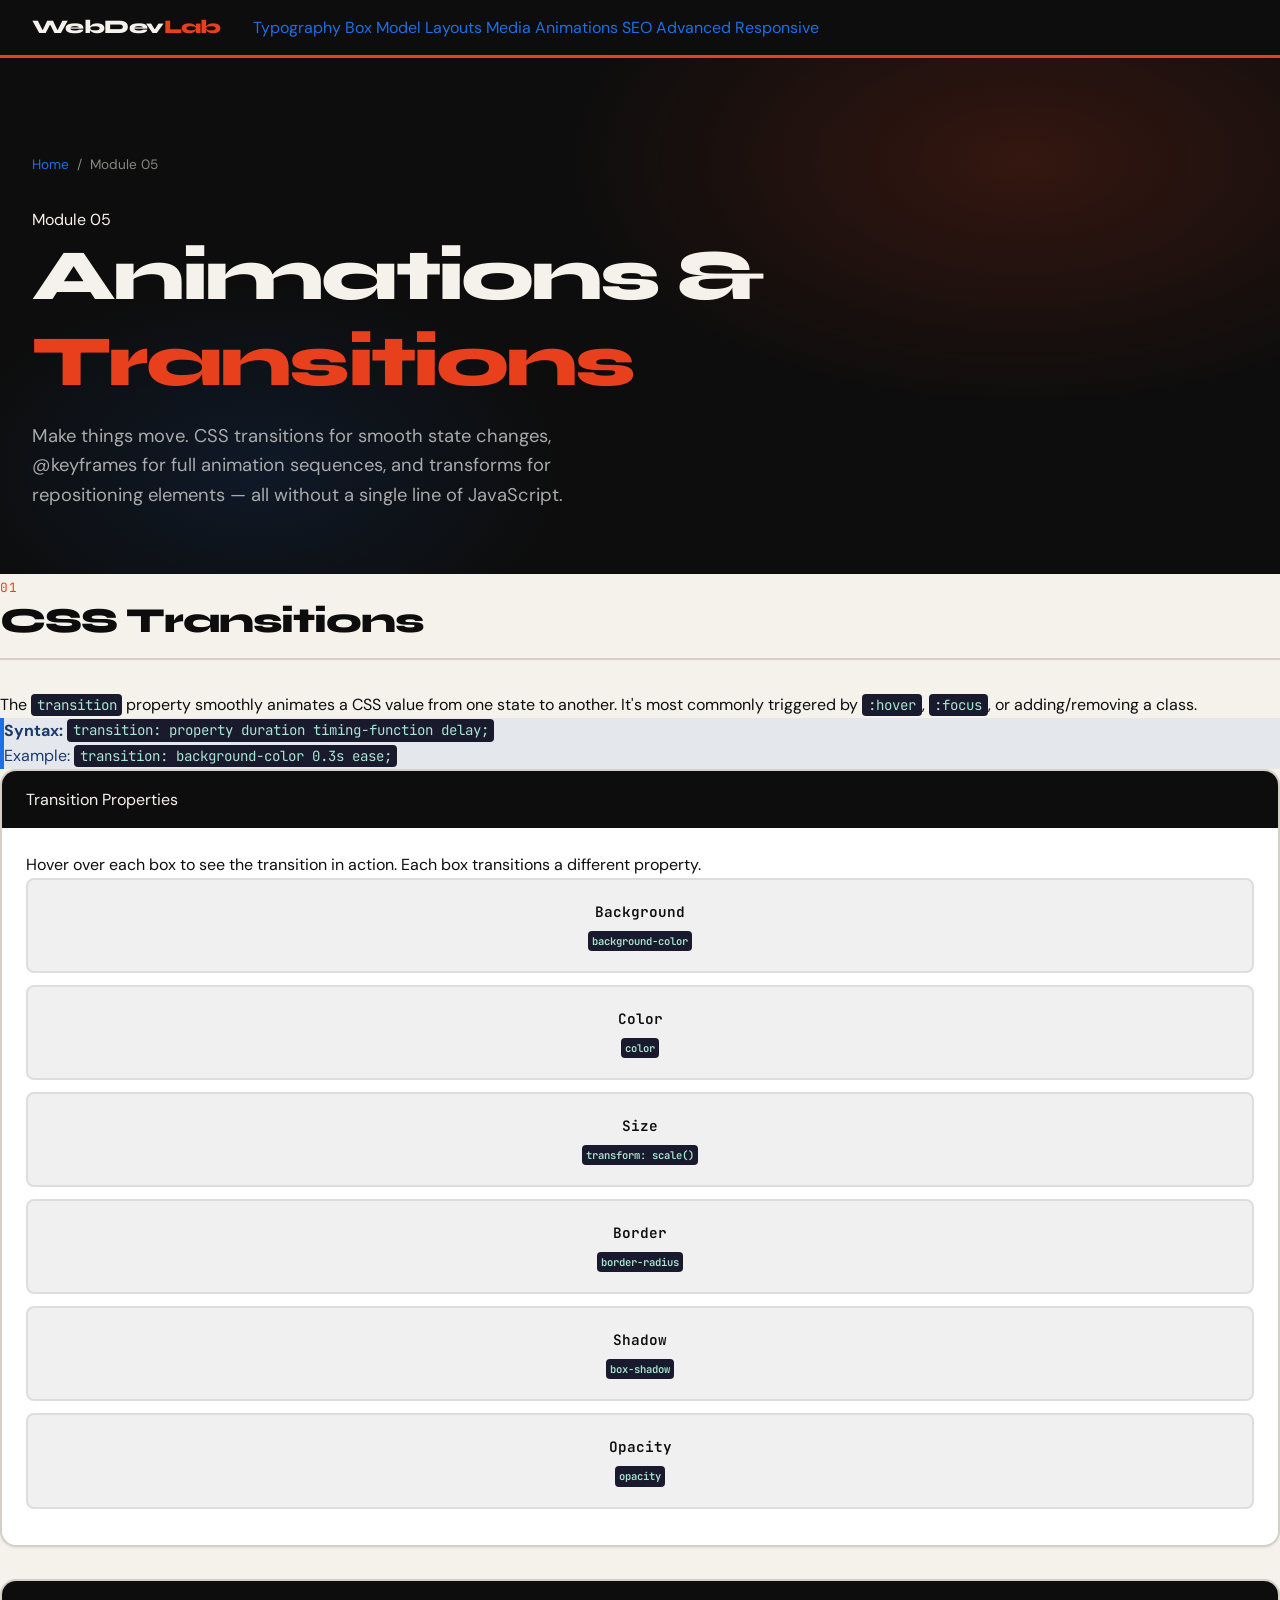
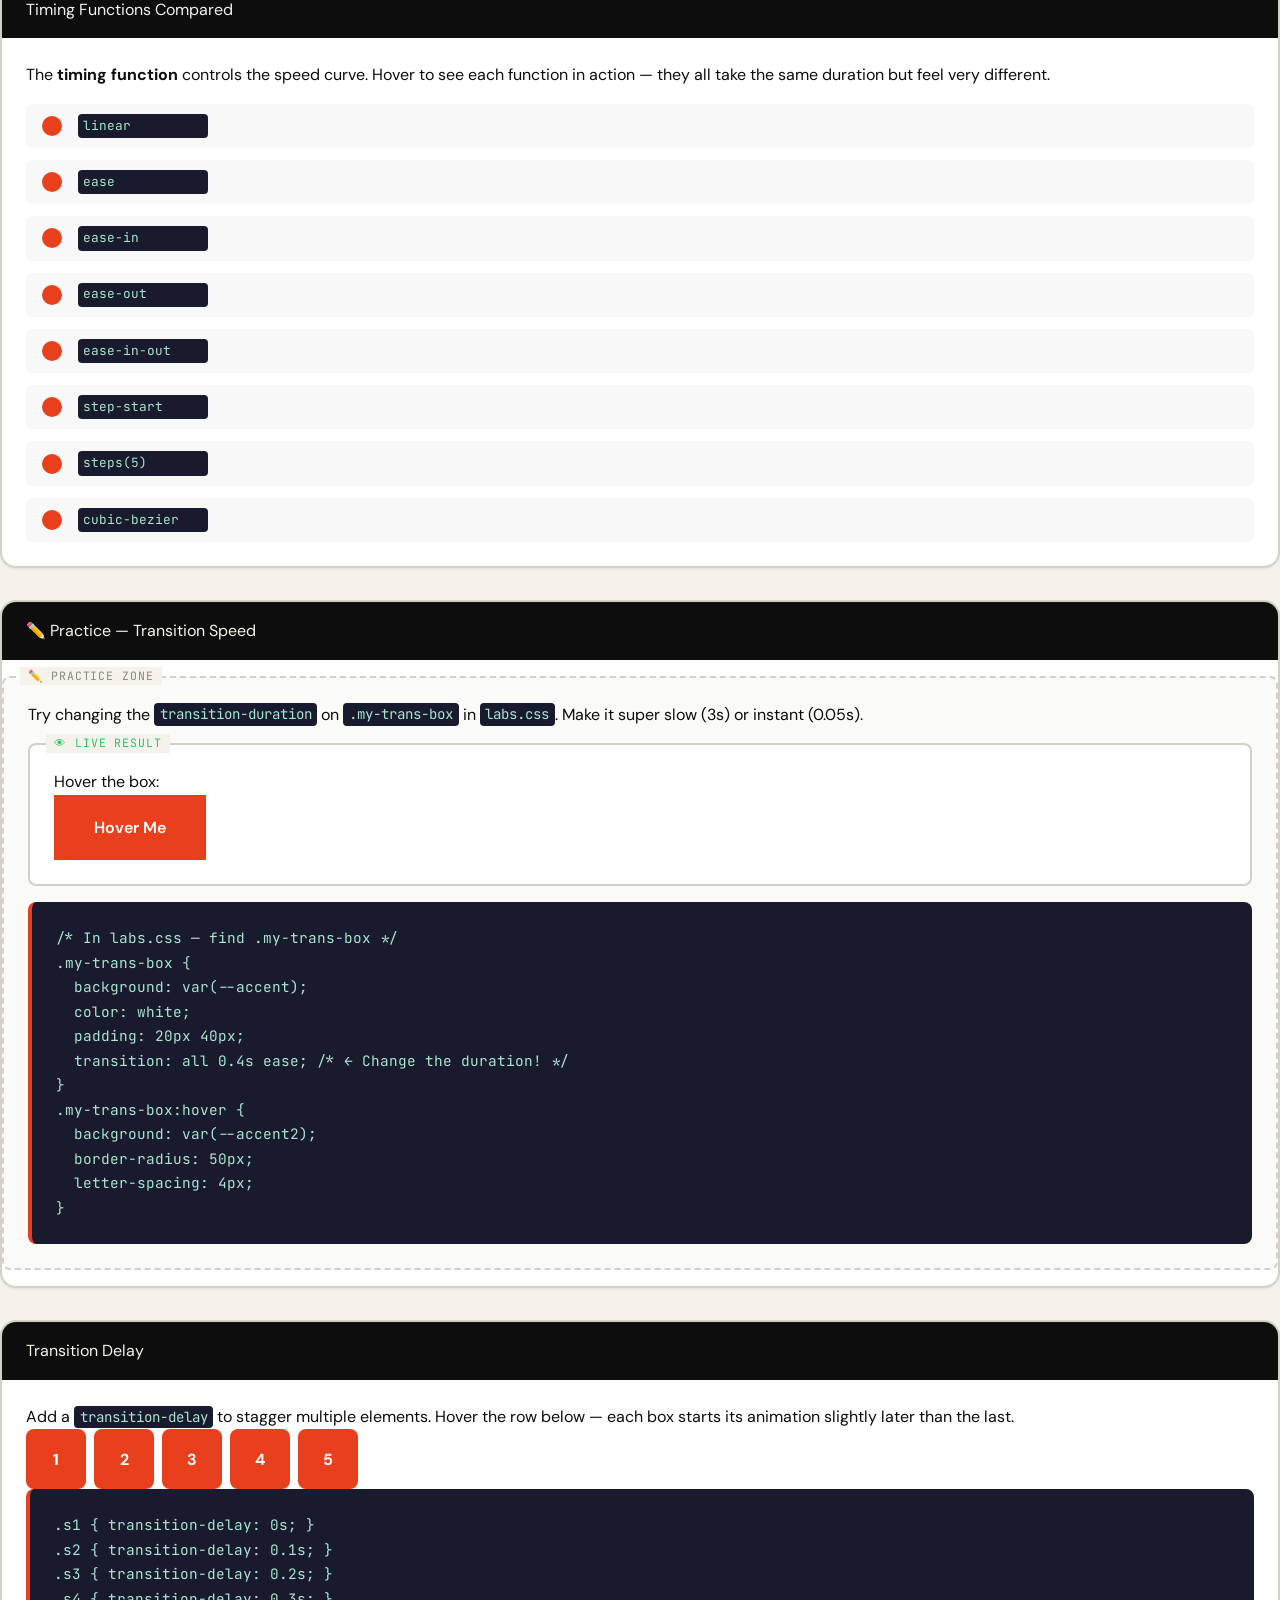
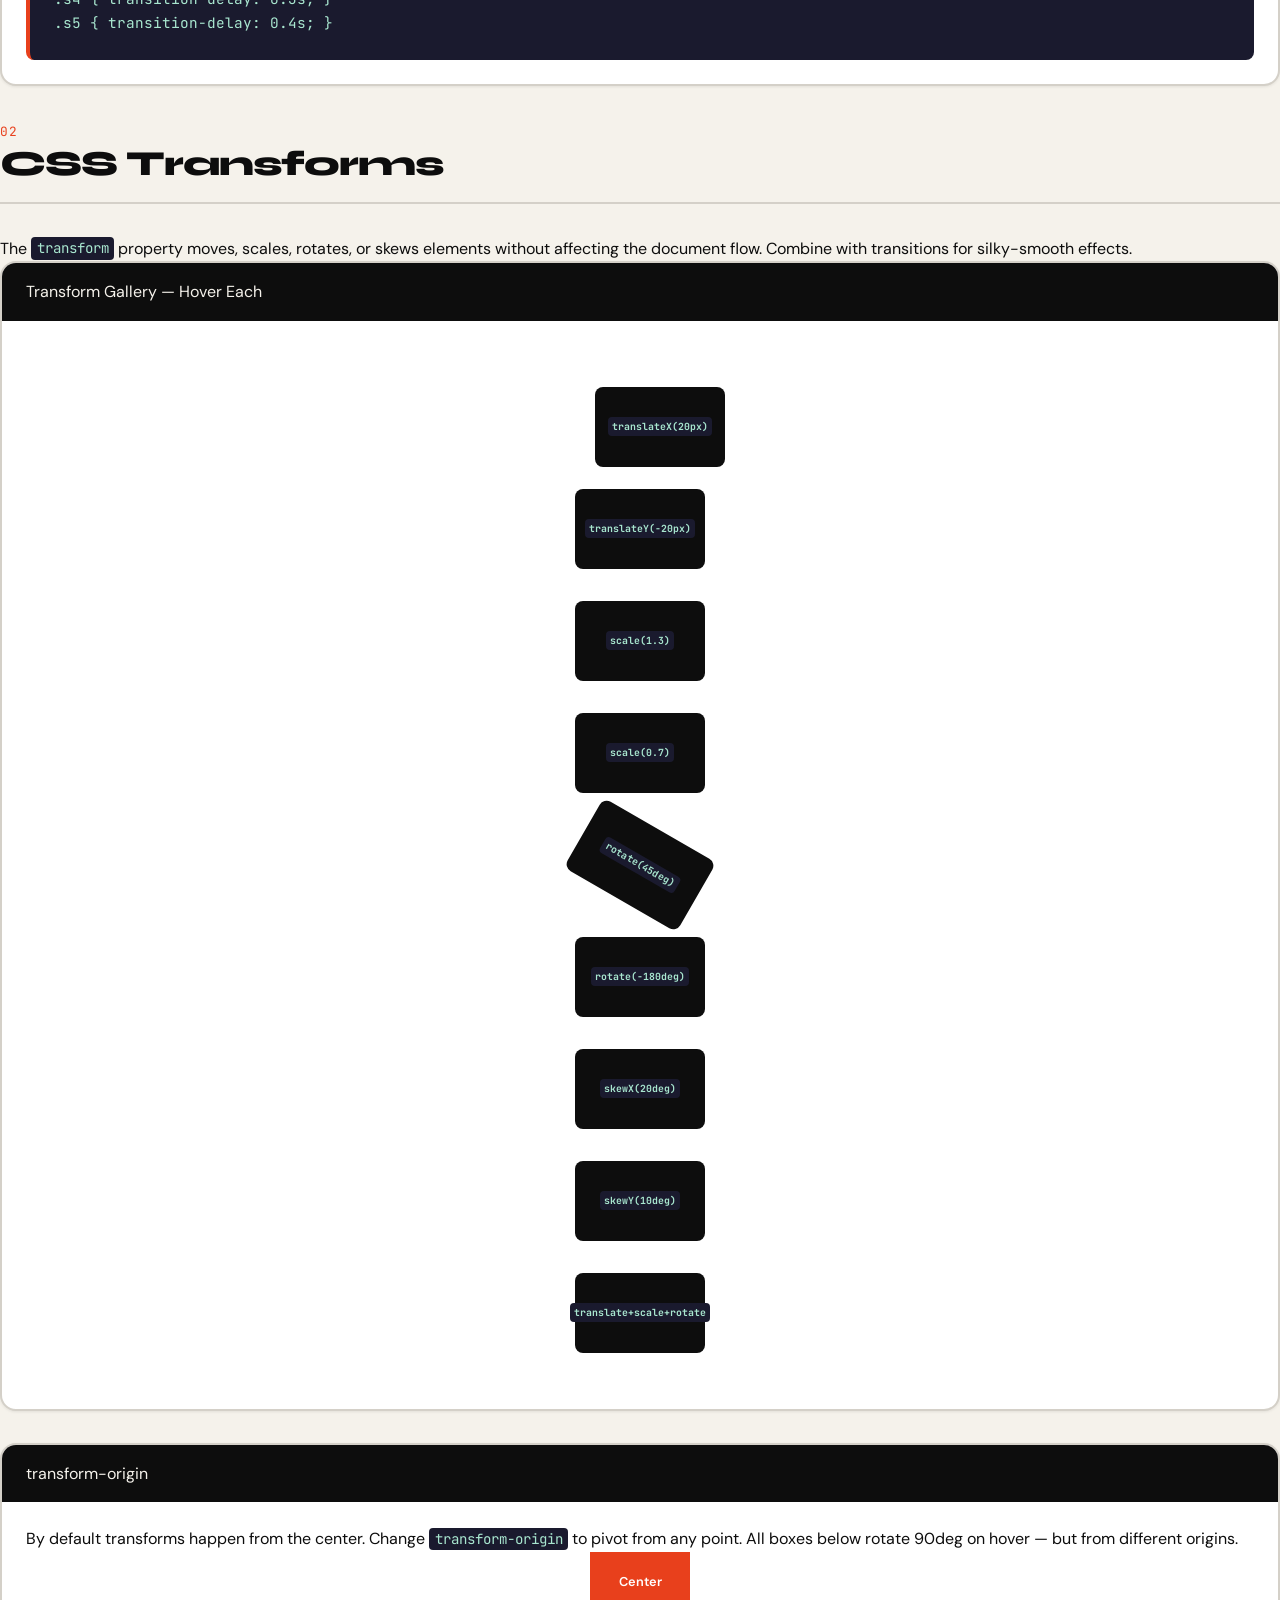
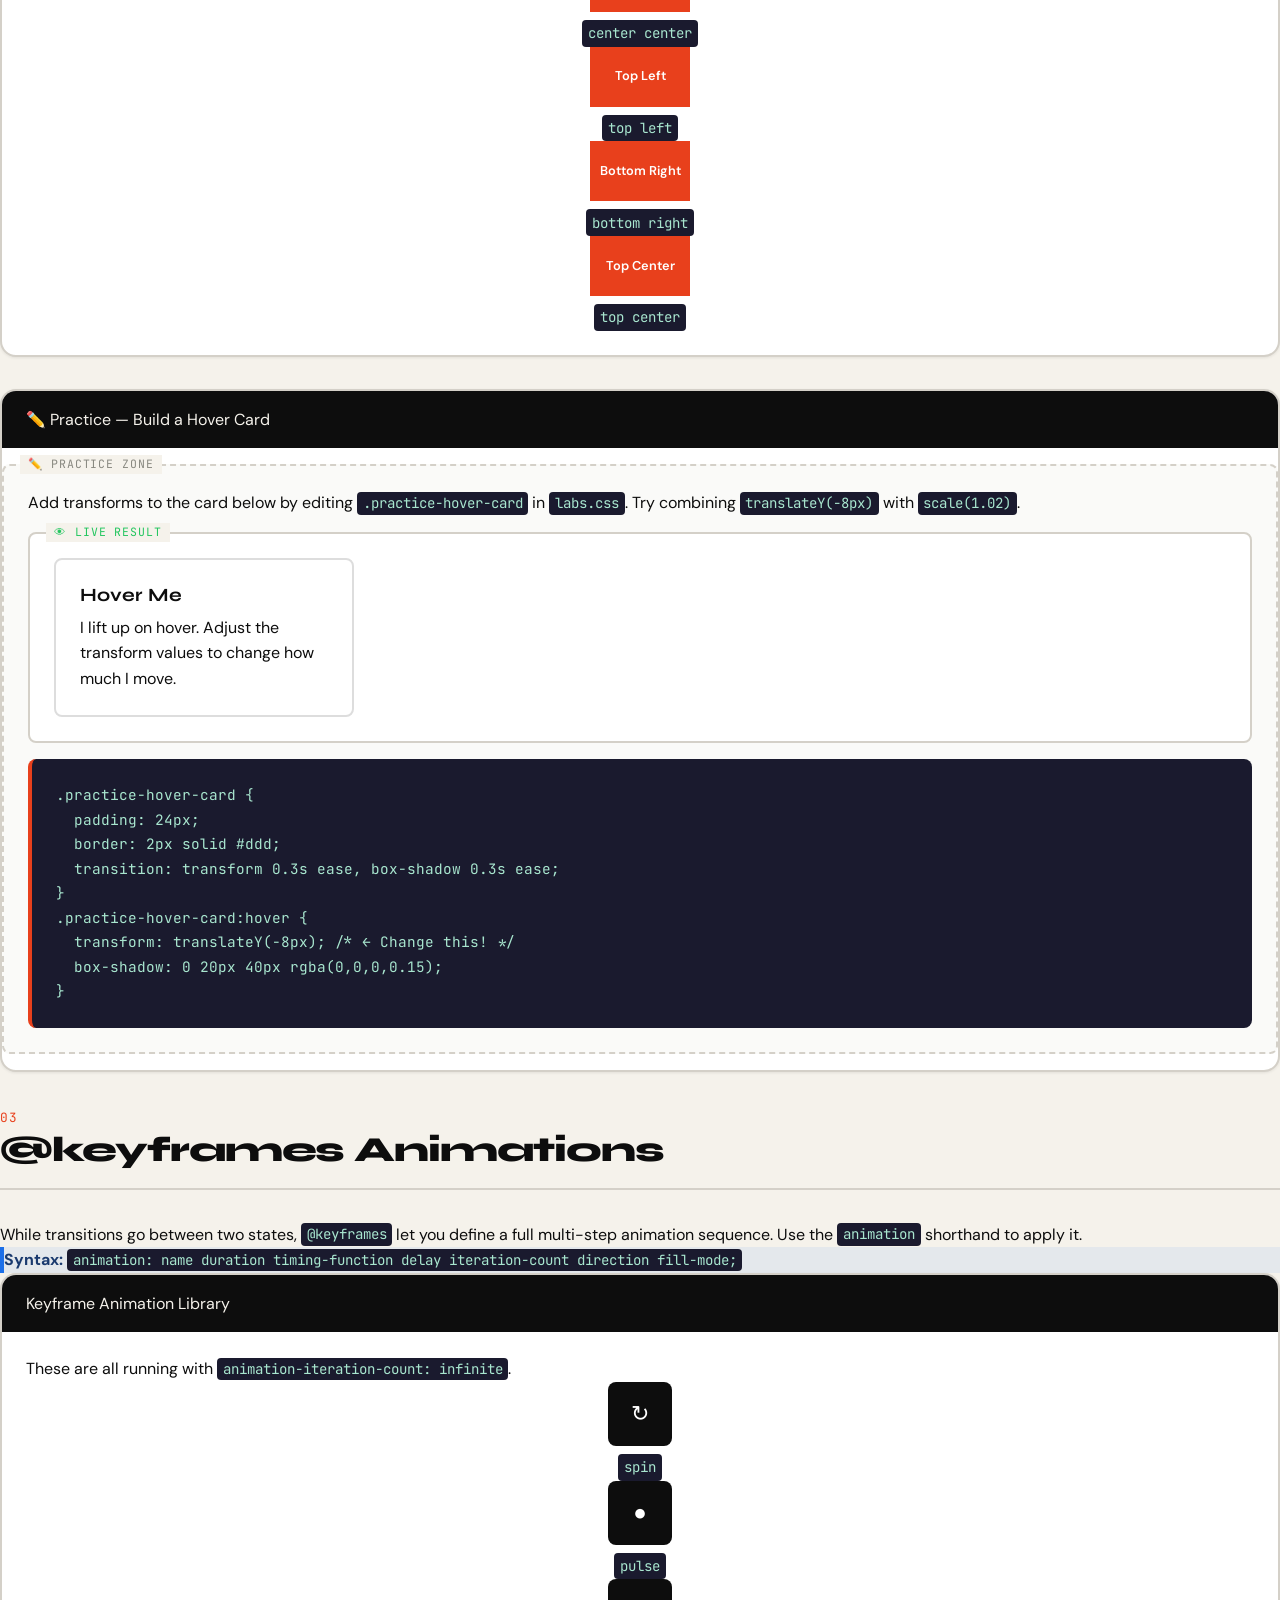
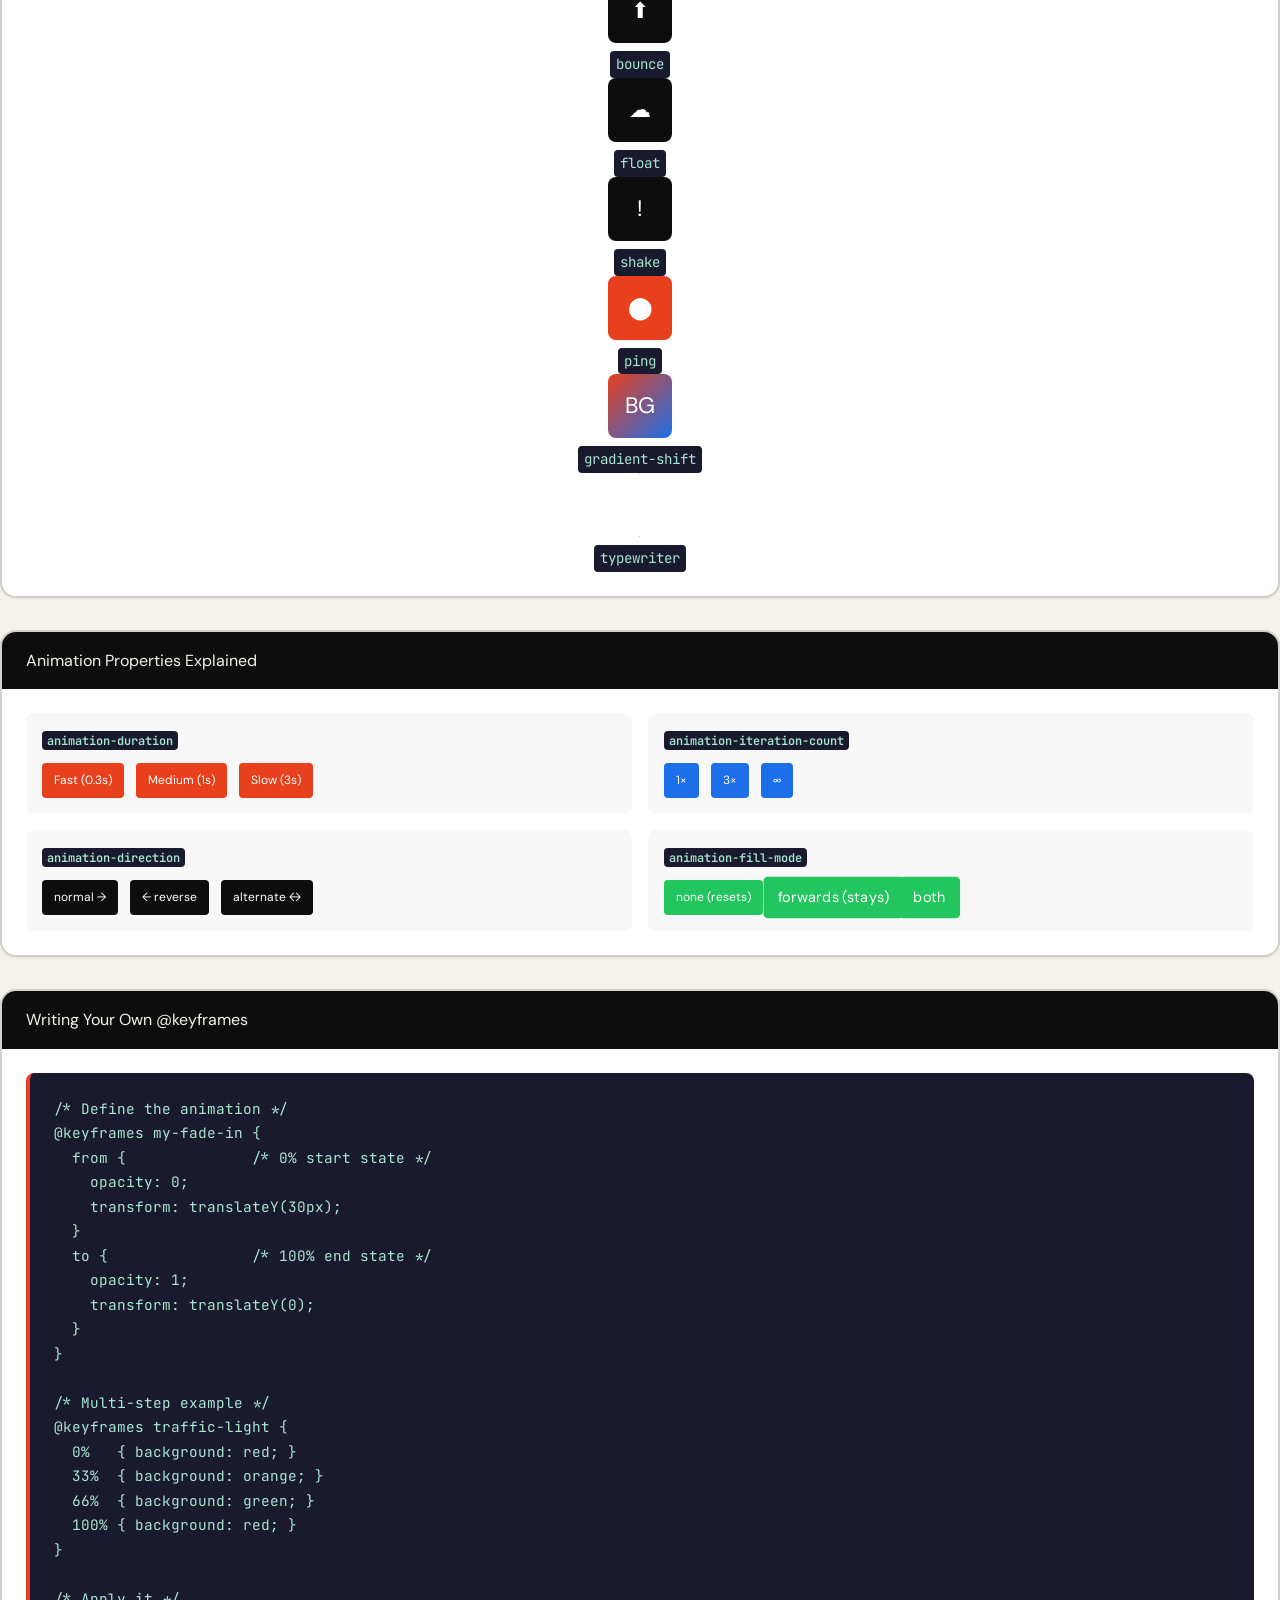
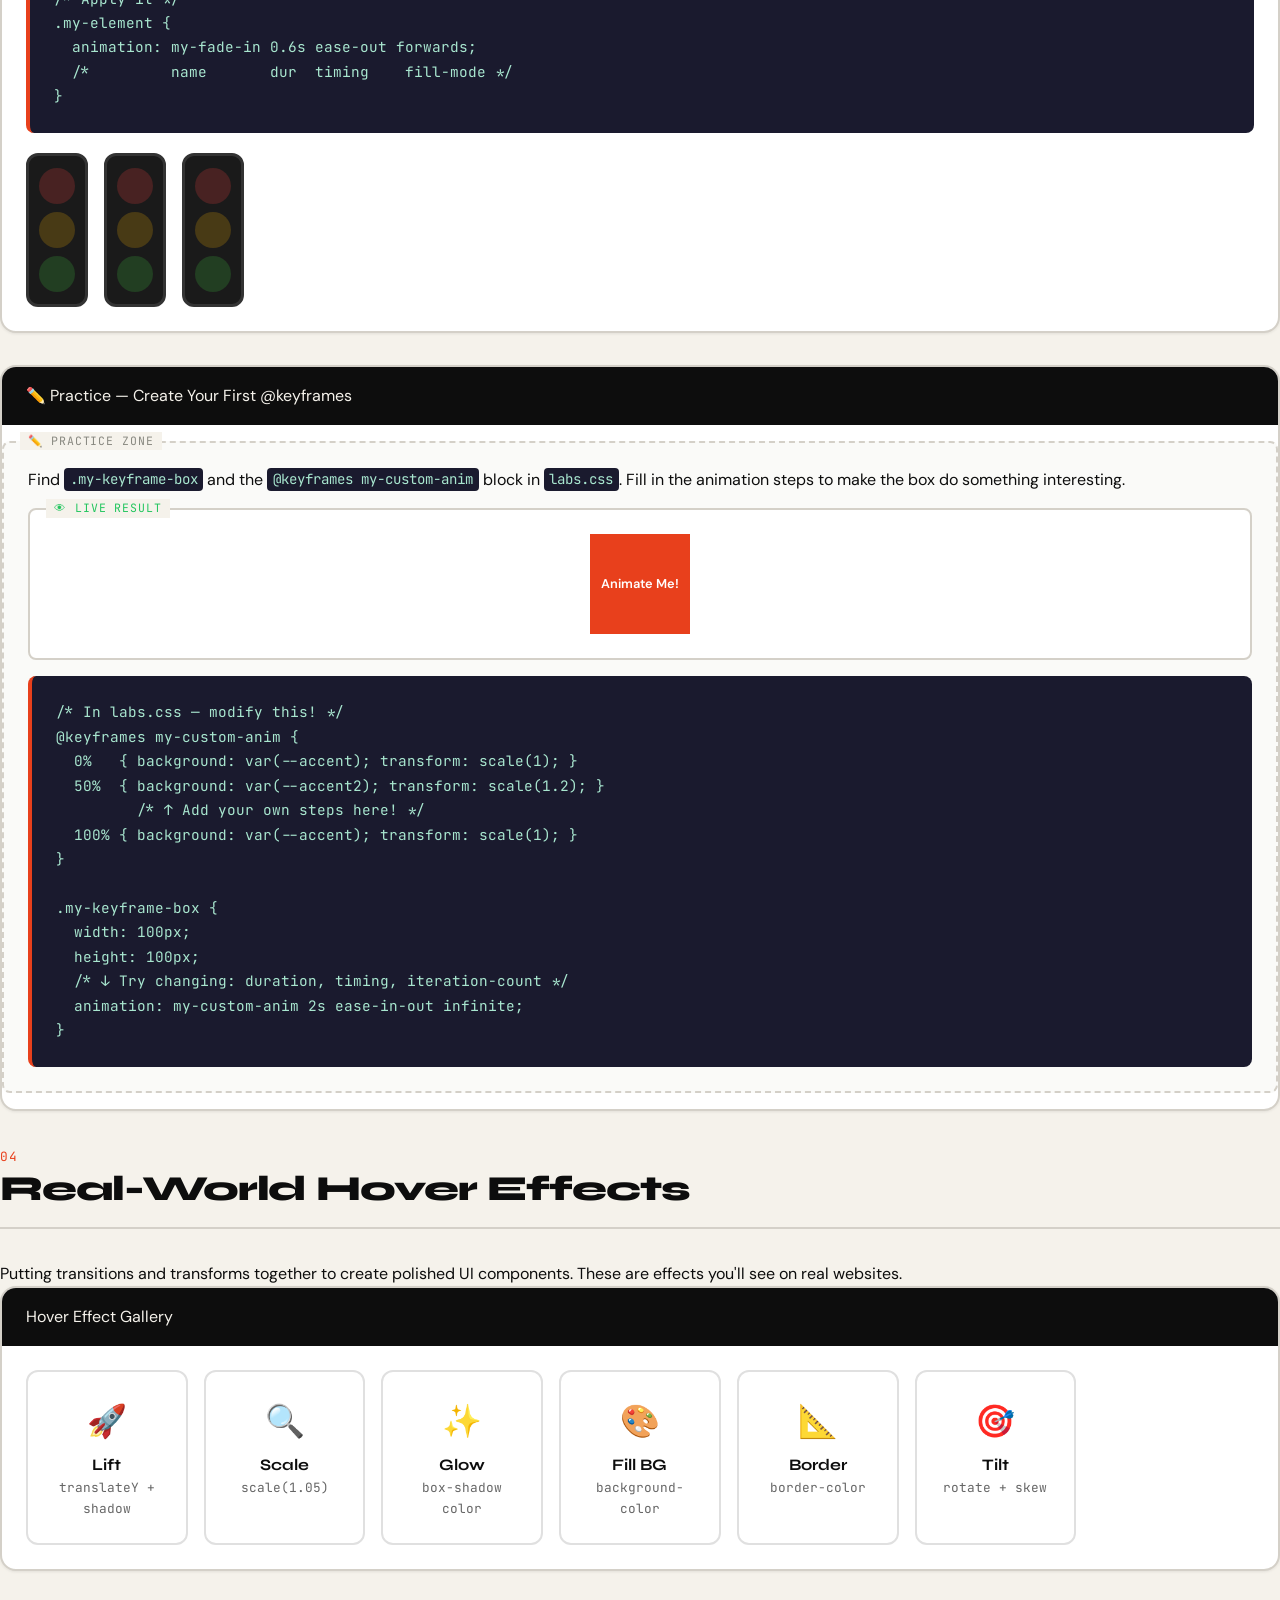
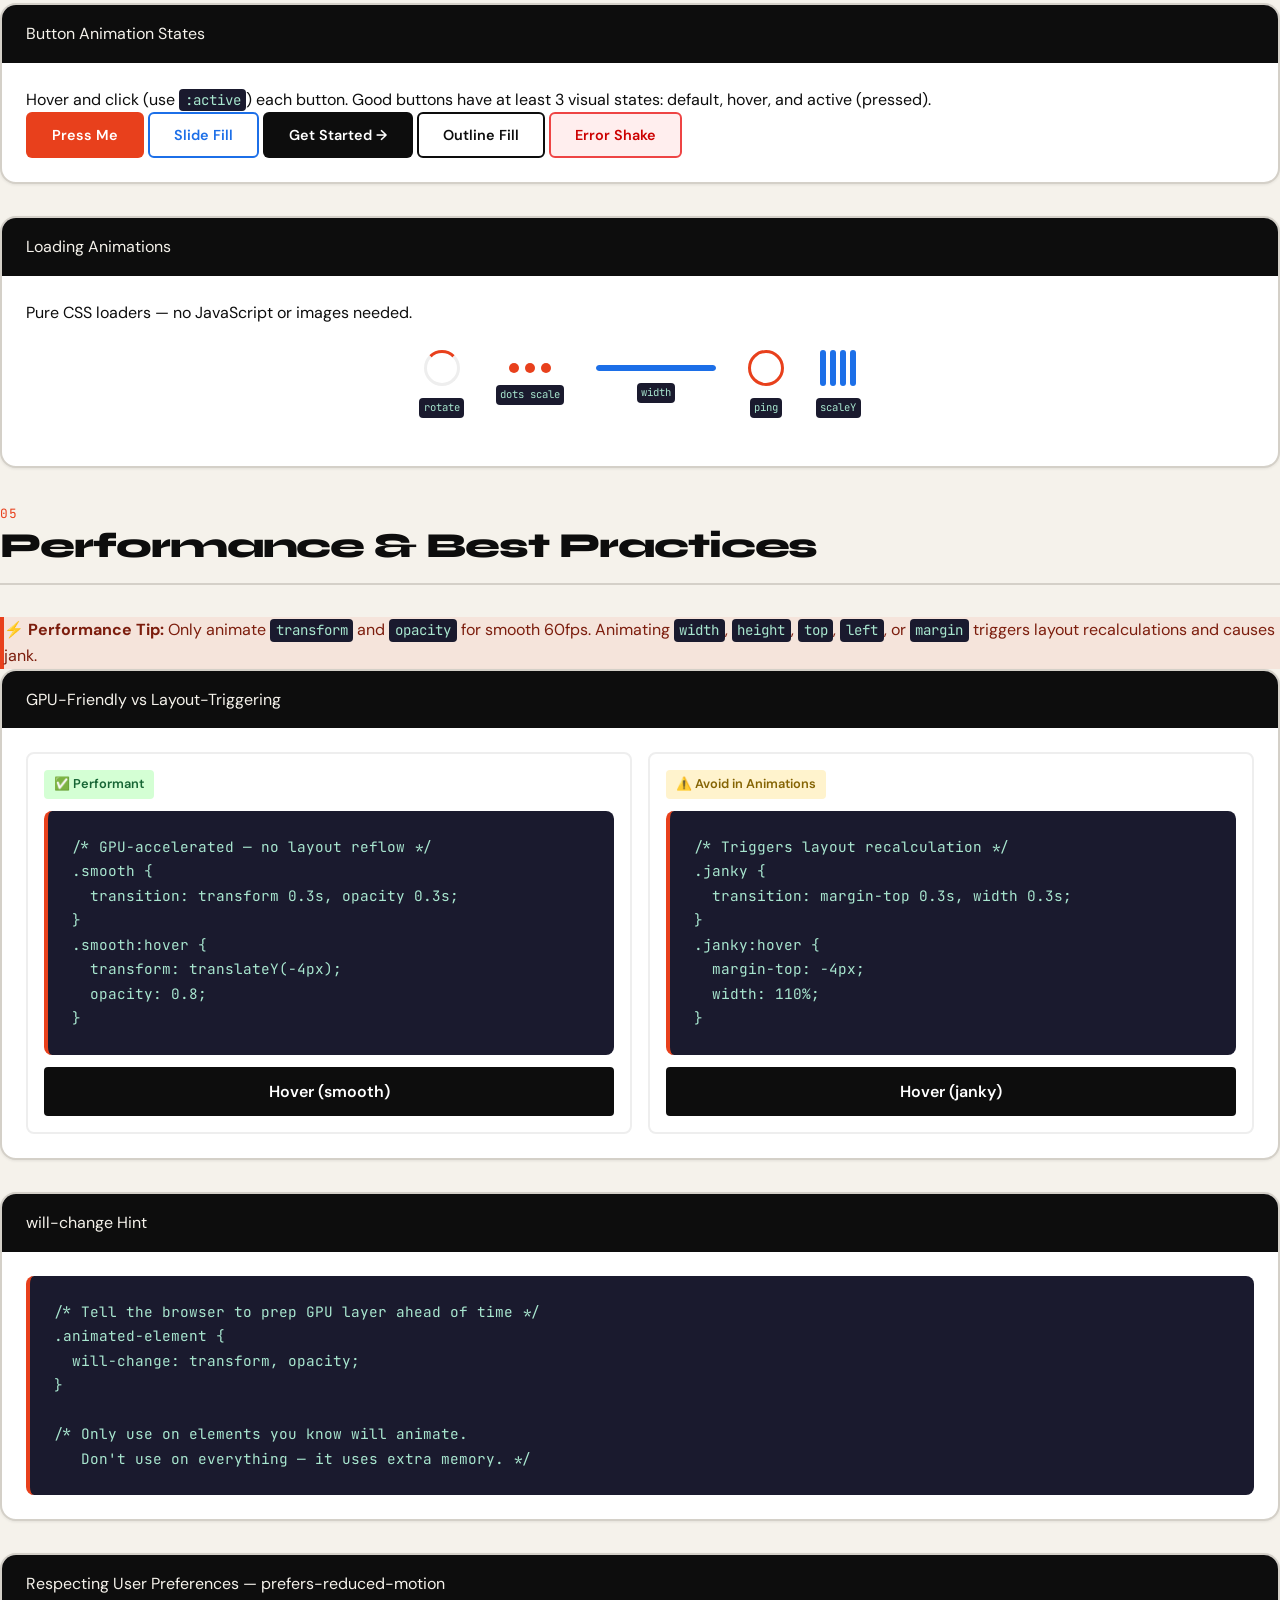
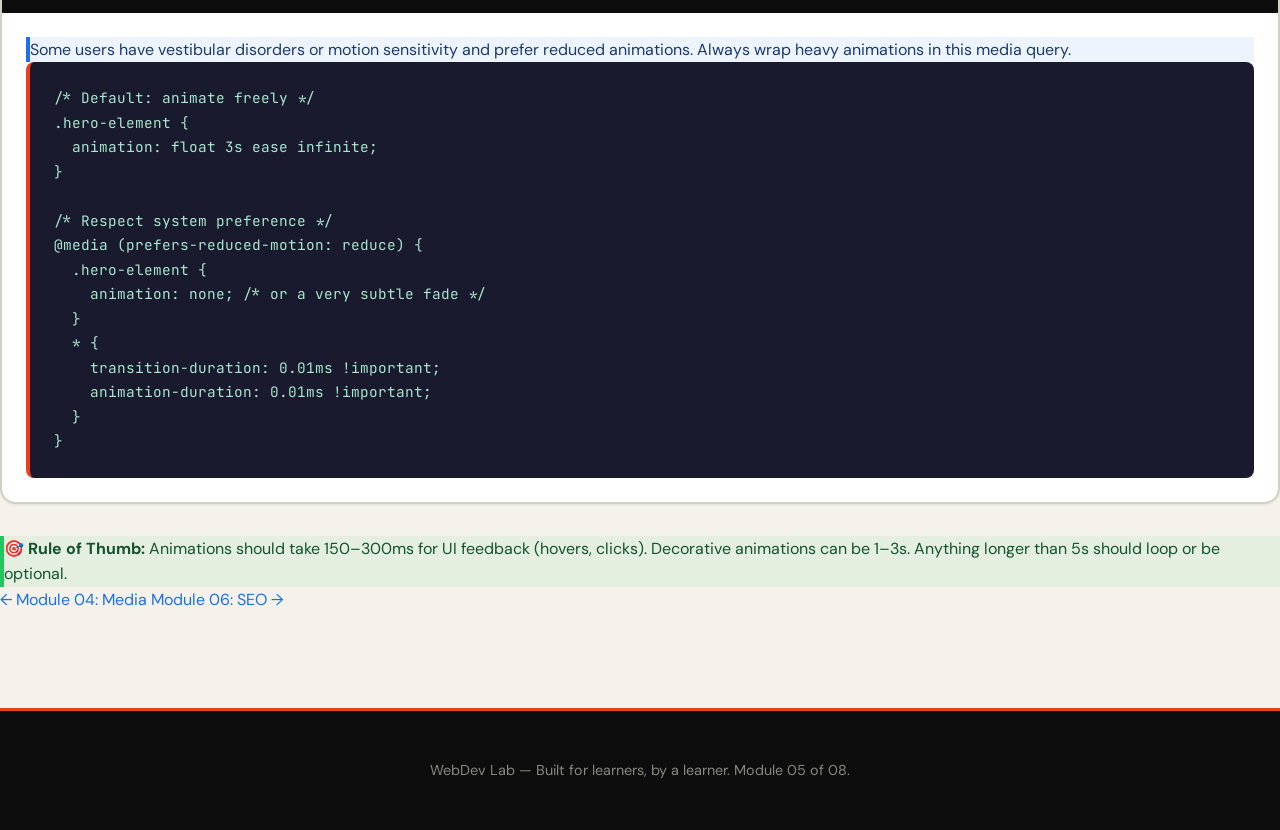
<file: pages/05-animations.html>
<!DOCTYPE html>
<html lang="en">
<head>
  <meta charset="UTF-8">
  <meta name="viewport" content="width=device-width, initial-scale=1.0">
  <title>05 — Animations & Transitions | WebDev Lab</title>
  <link rel="preconnect" href="https://fonts.googleapis.com">
  <link rel="preconnect" href="https://fonts.gstatic.com" crossorigin>
  <link href="https://fonts.googleapis.com/css2?family=Syne:wght@400;600;700;800&family=DM+Sans:ital,wght@0,300;0,400;0,500;0,600;1,400&family=JetBrains+Mono:wght@400;500&display=swap" rel="stylesheet">
  <link rel="stylesheet" href="../css/reset.css">
  <link rel="stylesheet" href="../css/layout.css">
  <link rel="stylesheet" href="../css/labs.css">
</head>
<body>

  <nav class="site-nav">
    <a href="../index.html" class="nav-logo">WebDev<span>Lab</span></a>
    <div class="nav-links">
      <a href="01-typography.html">Typography</a>
      <a href="02-boxmodel.html">Box Model</a>
      <a href="03-layouts.html">Layouts</a>
      <a href="04-media.html">Media</a>
      <a href="05-animations.html" class="active">Animations</a>
      <a href="06-seo.html">SEO</a>
      <a href="07-advanced.html">Advanced</a>
      <a href="08-responsive.html">Responsive</a>
    </div>
  </nav>

  <header class="page-hero">
    <div class="breadcrumb"><a href="../index.html">Home</a> / <span>Module 05</span></div>
    <div class="hero-label">Module 05</div>
    <h1>Animations &amp; <em>Transitions</em></h1>
    <p>Make things move. CSS transitions for smooth state changes, @keyframes for full animation sequences, and transforms for repositioning elements — all without a single line of JavaScript.</p>
  </header>

  <main class="page-content">

    <!-- ═══════════════════════════════════════════════
         SECTION 1: CSS TRANSITIONS
    ═══════════════════════════════════════════════ -->
    <section class="content-section">
      <div class="section-header">
        <span class="section-num">01</span>
        <h2>CSS Transitions</h2>
      </div>
      <p>The <code>transition</code> property smoothly animates a CSS value from one state to another. It's most commonly triggered by <code>:hover</code>, <code>:focus</code>, or adding/removing a class.</p>

      <div class="callout-info">
        <strong>Syntax:</strong> <code>transition: property duration timing-function delay;</code><br>
        Example: <code>transition: background-color 0.3s ease;</code>
      </div>

      <div class="lab-card">
        <div class="lab-card-header">Transition Properties</div>
        <div class="lab-card-body">
          <p>Hover over each box to see the transition in action. Each box transitions a different property.</p>
          <div class="demo-row wrap-flex gap-16">
            <div class="transition-demo-item trans-bg">
              <span>Background</span>
              <code>background-color</code>
            </div>
            <div class="transition-demo-item trans-color">
              <span>Color</span>
              <code>color</code>
            </div>
            <div class="transition-demo-item trans-size">
              <span>Size</span>
              <code>transform: scale()</code>
            </div>
            <div class="transition-demo-item trans-border">
              <span>Border</span>
              <code>border-radius</code>
            </div>
            <div class="transition-demo-item trans-shadow">
              <span>Shadow</span>
              <code>box-shadow</code>
            </div>
            <div class="transition-demo-item trans-opacity">
              <span>Opacity</span>
              <code>opacity</code>
            </div>
          </div>
        </div>
      </div>

      <div class="lab-card">
        <div class="lab-card-header">Timing Functions Compared</div>
        <div class="lab-card-body">
          <p>The <strong>timing function</strong> controls the speed curve. Hover to see each function in action — they all take the same duration but feel very different.</p>
          <div class="timing-compare-grid">
            <div class="timing-item timing-linear">
              <div class="timing-ball"></div>
              <code>linear</code>
            </div>
            <div class="timing-item timing-ease">
              <div class="timing-ball"></div>
              <code>ease</code>
            </div>
            <div class="timing-item timing-ease-in">
              <div class="timing-ball"></div>
              <code>ease-in</code>
            </div>
            <div class="timing-item timing-ease-out">
              <div class="timing-ball"></div>
              <code>ease-out</code>
            </div>
            <div class="timing-item timing-ease-in-out">
              <div class="timing-ball"></div>
              <code>ease-in-out</code>
            </div>
            <div class="timing-item timing-step-start">
              <div class="timing-ball"></div>
              <code>step-start</code>
            </div>
            <div class="timing-item timing-steps">
              <div class="timing-ball"></div>
              <code>steps(5)</code>
            </div>
            <div class="timing-item timing-cubic">
              <div class="timing-ball"></div>
              <code>cubic-bezier</code>
            </div>
          </div>
        </div>
      </div>

      <div class="lab-card">
        <div class="lab-card-header">✏️ Practice — Transition Speed</div>
        <div class="lab-card-body practice-zone">
          <p>Try changing the <code>transition-duration</code> on <code>.my-trans-box</code> in <code>labs.css</code>. Make it super slow (3s) or instant (0.05s).</p>
          <div class="output-zone">
            <p>Hover the box:</p>
            <div class="my-trans-box">Hover Me</div>
          </div>
          <div class="code-block">
<pre><code>/* In labs.css — find .my-trans-box */
.my-trans-box {
  background: var(--accent);
  color: white;
  padding: 20px 40px;
  transition: all 0.4s ease; /* ← Change the duration! */
}
.my-trans-box:hover {
  background: var(--accent2);
  border-radius: 50px;
  letter-spacing: 4px;
}</code></pre>
          </div>
        </div>
      </div>

      <div class="lab-card">
        <div class="lab-card-header">Transition Delay</div>
        <div class="lab-card-body">
          <p>Add a <code>transition-delay</code> to stagger multiple elements. Hover the row below — each box starts its animation slightly later than the last.</p>
          <div class="stagger-row">
            <div class="stagger-box s1">1</div>
            <div class="stagger-box s2">2</div>
            <div class="stagger-box s3">3</div>
            <div class="stagger-box s4">4</div>
            <div class="stagger-box s5">5</div>
          </div>
          <div class="code-block">
<pre><code>.s1 { transition-delay: 0s; }
.s2 { transition-delay: 0.1s; }
.s3 { transition-delay: 0.2s; }
.s4 { transition-delay: 0.3s; }
.s5 { transition-delay: 0.4s; }</code></pre>
          </div>
        </div>
      </div>

    </section>

    <!-- ═══════════════════════════════════════════════
         SECTION 2: CSS TRANSFORMS
    ═══════════════════════════════════════════════ -->
    <section class="content-section">
      <div class="section-header">
        <span class="section-num">02</span>
        <h2>CSS Transforms</h2>
      </div>
      <p>The <code>transform</code> property moves, scales, rotates, or skews elements without affecting the document flow. Combine with transitions for silky-smooth effects.</p>

      <div class="lab-card">
        <div class="lab-card-header">Transform Gallery — Hover Each</div>
        <div class="lab-card-body">
          <div class="demo-row wrap-flex gap-16">
            <div class="transform-demo-box tf-translate">
              <code>translateX(20px)</code>
            </div>
            <div class="transform-demo-box tf-translatey">
              <code>translateY(-20px)</code>
            </div>
            <div class="transform-demo-box tf-scale-up">
              <code>scale(1.3)</code>
            </div>
            <div class="transform-demo-box tf-scale-down">
              <code>scale(0.7)</code>
            </div>
            <div class="transform-demo-box tf-rotate">
              <code>rotate(45deg)</code>
            </div>
            <div class="transform-demo-box tf-rotate-neg">
              <code>rotate(-180deg)</code>
            </div>
            <div class="transform-demo-box tf-skew">
              <code>skewX(20deg)</code>
            </div>
            <div class="transform-demo-box tf-skewy">
              <code>skewY(10deg)</code>
            </div>
            <div class="transform-demo-box tf-combo">
              <code>translate+scale+rotate</code>
            </div>
          </div>
        </div>
      </div>

      <div class="lab-card">
        <div class="lab-card-header">transform-origin</div>
        <div class="lab-card-body">
          <p>By default transforms happen from the center. Change <code>transform-origin</code> to pivot from any point. All boxes below rotate 90deg on hover — but from different origins.</p>
          <div class="demo-row wrap-flex gap-24">
            <div class="origin-demo origin-center">
              <div class="origin-box">Center</div>
              <code>center center</code>
            </div>
            <div class="origin-demo origin-top-left">
              <div class="origin-box">Top Left</div>
              <code>top left</code>
            </div>
            <div class="origin-demo origin-bottom-right">
              <div class="origin-box">Bottom Right</div>
              <code>bottom right</code>
            </div>
            <div class="origin-demo origin-top-center">
              <div class="origin-box">Top Center</div>
              <code>top center</code>
            </div>
          </div>
        </div>
      </div>

      <div class="lab-card">
        <div class="lab-card-header">✏️ Practice — Build a Hover Card</div>
        <div class="lab-card-body practice-zone">
          <p>Add transforms to the card below by editing <code>.practice-hover-card</code> in <code>labs.css</code>. Try combining <code>translateY(-8px)</code> with <code>scale(1.02)</code>.</p>
          <div class="output-zone">
            <div class="practice-hover-card">
              <h3>Hover Me</h3>
              <p>I lift up on hover. Adjust the transform values to change how much I move.</p>
            </div>
          </div>
          <div class="code-block">
<pre><code>.practice-hover-card {
  padding: 24px;
  border: 2px solid #ddd;
  transition: transform 0.3s ease, box-shadow 0.3s ease;
}
.practice-hover-card:hover {
  transform: translateY(-8px); /* ← Change this! */
  box-shadow: 0 20px 40px rgba(0,0,0,0.15);
}</code></pre>
          </div>
        </div>
      </div>

    </section>

    <!-- ═══════════════════════════════════════════════
         SECTION 3: @KEYFRAMES ANIMATIONS
    ═══════════════════════════════════════════════ -->
    <section class="content-section">
      <div class="section-header">
        <span class="section-num">03</span>
        <h2>@keyframes Animations</h2>
      </div>
      <p>While transitions go between two states, <code>@keyframes</code> let you define a full multi-step animation sequence. Use the <code>animation</code> shorthand to apply it.</p>

      <div class="callout-info">
        <strong>Syntax:</strong> <code>animation: name duration timing-function delay iteration-count direction fill-mode;</code>
      </div>

      <div class="lab-card">
        <div class="lab-card-header">Keyframe Animation Library</div>
        <div class="lab-card-body">
          <p>These are all running with <code>animation-iteration-count: infinite</code>.</p>
          <div class="demo-row wrap-flex gap-20">
            <div class="anim-showcase">
              <div class="anim-box anim-spin">↻</div>
              <code>spin</code>
            </div>
            <div class="anim-showcase">
              <div class="anim-box anim-pulse">●</div>
              <code>pulse</code>
            </div>
            <div class="anim-showcase">
              <div class="anim-box anim-bounce">⬆</div>
              <code>bounce</code>
            </div>
            <div class="anim-showcase">
              <div class="anim-box anim-float">☁</div>
              <code>float</code>
            </div>
            <div class="anim-showcase">
              <div class="anim-box anim-shake">!</div>
              <code>shake</code>
            </div>
            <div class="anim-showcase">
              <div class="anim-box anim-ping">⬤</div>
              <code>ping</code>
            </div>
            <div class="anim-showcase">
              <div class="anim-box anim-gradient">BG</div>
              <code>gradient-shift</code>
            </div>
            <div class="anim-showcase">
              <div class="anim-box anim-typewriter-demo">Hello_</div>
              <code>typewriter</code>
            </div>
          </div>
        </div>
      </div>

      <div class="lab-card">
        <div class="lab-card-header">Animation Properties Explained</div>
        <div class="lab-card-body">
          <div class="anim-props-grid">
            <div class="anim-prop-card">
              <div class="anim-prop-name"><code>animation-duration</code></div>
              <div class="anim-prop-demo">
                <div class="anim-duration-demo d-fast anim-spin-demo">Fast (0.3s)</div>
                <div class="anim-duration-demo d-med anim-spin-demo">Medium (1s)</div>
                <div class="anim-duration-demo d-slow anim-spin-demo">Slow (3s)</div>
              </div>
            </div>
            <div class="anim-prop-card">
              <div class="anim-prop-name"><code>animation-iteration-count</code></div>
              <div class="anim-prop-demo">
                <div class="anim-iteration-demo iter-1 anim-bounce-small">1×</div>
                <div class="anim-iteration-demo iter-3 anim-bounce-small">3×</div>
                <div class="anim-iteration-demo iter-inf anim-bounce-small">∞</div>
              </div>
            </div>
            <div class="anim-prop-card">
              <div class="anim-prop-name"><code>animation-direction</code></div>
              <div class="anim-prop-demo">
                <div class="anim-dir-demo dir-normal anim-slide-demo">normal →</div>
                <div class="anim-dir-demo dir-reverse anim-slide-demo">← reverse</div>
                <div class="anim-dir-demo dir-alt anim-slide-demo">alternate ↔</div>
              </div>
            </div>
            <div class="anim-prop-card">
              <div class="anim-prop-name"><code>animation-fill-mode</code></div>
              <div class="anim-prop-demo">
                <div class="anim-fill-demo fill-none">none (resets)</div>
                <div class="anim-fill-demo fill-forwards">forwards (stays)</div>
                <div class="anim-fill-demo fill-both">both</div>
              </div>
            </div>
          </div>
        </div>
      </div>

      <div class="lab-card">
        <div class="lab-card-header">Writing Your Own @keyframes</div>
        <div class="lab-card-body">
          <div class="code-block">
<pre><code>/* Define the animation */
@keyframes my-fade-in {
  from {              /* 0% start state */
    opacity: 0;
    transform: translateY(30px);
  }
  to {                /* 100% end state */
    opacity: 1;
    transform: translateY(0);
  }
}

/* Multi-step example */
@keyframes traffic-light {
  0%   { background: red; }
  33%  { background: orange; }
  66%  { background: green; }
  100% { background: red; }
}

/* Apply it */
.my-element {
  animation: my-fade-in 0.6s ease-out forwards;
  /*         name       dur  timing    fill-mode */
}</code></pre>
          </div>

          <div class="traffic-light-demo">
            <div class="traffic-light-box">
              <div class="tl-bulb tl-red tl-anim"></div>
              <div class="tl-bulb tl-yellow"></div>
              <div class="tl-bulb tl-green"></div>
            </div>
            <div class="traffic-light-box">
              <div class="tl-bulb tl-red"></div>
              <div class="tl-bulb tl-yellow tl-anim2"></div>
              <div class="tl-bulb tl-green"></div>
            </div>
            <div class="traffic-light-box">
              <div class="tl-bulb tl-red"></div>
              <div class="tl-bulb tl-yellow"></div>
              <div class="tl-bulb tl-green tl-anim3"></div>
            </div>
          </div>
        </div>
      </div>

      <div class="lab-card">
        <div class="lab-card-header">✏️ Practice — Create Your First @keyframes</div>
        <div class="lab-card-body practice-zone">
          <p>Find <code>.my-keyframe-box</code> and the <code>@keyframes my-custom-anim</code> block in <code>labs.css</code>. Fill in the animation steps to make the box do something interesting.</p>
          <div class="output-zone">
            <div class="my-keyframe-box">Animate Me!</div>
          </div>
          <div class="code-block">
<pre><code>/* In labs.css — modify this! */
@keyframes my-custom-anim {
  0%   { background: var(--accent); transform: scale(1); }
  50%  { background: var(--accent2); transform: scale(1.2); }
         /* ↑ Add your own steps here! */
  100% { background: var(--accent); transform: scale(1); }
}

.my-keyframe-box {
  width: 100px;
  height: 100px;
  /* ↓ Try changing: duration, timing, iteration-count */
  animation: my-custom-anim 2s ease-in-out infinite;
}</code></pre>
          </div>
        </div>
      </div>

    </section>

    <!-- ═══════════════════════════════════════════════
         SECTION 4: HOVER CARD EFFECTS
    ═══════════════════════════════════════════════ -->
    <section class="content-section">
      <div class="section-header">
        <span class="section-num">04</span>
        <h2>Real-World Hover Effects</h2>
      </div>
      <p>Putting transitions and transforms together to create polished UI components. These are effects you'll see on real websites.</p>

      <div class="lab-card">
        <div class="lab-card-header">Hover Effect Gallery</div>
        <div class="lab-card-body">
          <div class="hover-effects-grid">
            <div class="hover-card hover-lift">
              <div class="hc-icon">🚀</div>
              <h3>Lift</h3>
              <p>translateY + shadow</p>
            </div>
            <div class="hover-card hover-scale">
              <div class="hc-icon">🔍</div>
              <h3>Scale</h3>
              <p>scale(1.05)</p>
            </div>
            <div class="hover-card hover-glow">
              <div class="hc-icon">✨</div>
              <h3>Glow</h3>
              <p>box-shadow color</p>
            </div>
            <div class="hover-card hover-bg">
              <div class="hc-icon">🎨</div>
              <h3>Fill BG</h3>
              <p>background-color</p>
            </div>
            <div class="hover-card hover-border">
              <div class="hc-icon">📐</div>
              <h3>Border</h3>
              <p>border-color</p>
            </div>
            <div class="hover-card hover-tilt">
              <div class="hc-icon">🎯</div>
              <h3>Tilt</h3>
              <p>rotate + skew</p>
            </div>
          </div>
        </div>
      </div>

      <div class="lab-card">
        <div class="lab-card-header">Button Animation States</div>
        <div class="lab-card-body">
          <p>Hover and click (use <code>:active</code>) each button. Good buttons have at least 3 visual states: default, hover, and active (pressed).</p>
          <div class="demo-row wrap-flex gap-16">
            <button class="btn-anim btn-press">Press Me</button>
            <button class="btn-anim btn-slide-fill">Slide Fill</button>
            <button class="btn-anim btn-arrow">Get Started →</button>
            <button class="btn-anim btn-outline-fill">Outline Fill</button>
            <button class="btn-anim btn-shake-err">Error Shake</button>
          </div>
        </div>
      </div>

      <div class="lab-card">
        <div class="lab-card-header">Loading Animations</div>
        <div class="lab-card-body">
          <p>Pure CSS loaders — no JavaScript or images needed.</p>
          <div class="loaders-grid">
            <div class="loader-item">
              <div class="loader-spin"></div>
              <code>rotate</code>
            </div>
            <div class="loader-item">
              <div class="loader-dots">
                <span></span><span></span><span></span>
              </div>
              <code>dots scale</code>
            </div>
            <div class="loader-item">
              <div class="loader-bar"><div class="loader-bar-inner"></div></div>
              <code>width</code>
            </div>
            <div class="loader-item">
              <div class="loader-pulse-ring"></div>
              <code>ping</code>
            </div>
            <div class="loader-item">
              <div class="loader-bars">
                <span></span><span></span><span></span><span></span>
              </div>
              <code>scaleY</code>
            </div>
          </div>
        </div>
      </div>

    </section>

    <!-- ═══════════════════════════════════════════════
         SECTION 5: ANIMATION TIPS
    ═══════════════════════════════════════════════ -->
    <section class="content-section">
      <div class="section-header">
        <span class="section-num">05</span>
        <h2>Performance &amp; Best Practices</h2>
      </div>

      <div class="callout-warn">
        <strong>⚡ Performance Tip:</strong> Only animate <code>transform</code> and <code>opacity</code> for smooth 60fps. Animating <code>width</code>, <code>height</code>, <code>top</code>, <code>left</code>, or <code>margin</code> triggers layout recalculations and causes jank.
      </div>

      <div class="lab-card">
        <div class="lab-card-header">GPU-Friendly vs Layout-Triggering</div>
        <div class="lab-card-body">
          <div class="perf-compare">
            <div class="perf-card perf-good">
              <div class="perf-label good">✅ Performant</div>
              <div class="code-block">
<pre><code>/* GPU-accelerated — no layout reflow */
.smooth {
  transition: transform 0.3s, opacity 0.3s;
}
.smooth:hover {
  transform: translateY(-4px);
  opacity: 0.8;
}</code></pre>
              </div>
              <div class="perf-demo-box perf-smooth">Hover (smooth)</div>
            </div>
            <div class="perf-card perf-bad">
              <div class="perf-label bad">⚠️ Avoid in Animations</div>
              <div class="code-block">
<pre><code>/* Triggers layout recalculation */
.janky {
  transition: margin-top 0.3s, width 0.3s;
}
.janky:hover {
  margin-top: -4px;
  width: 110%;
}</code></pre>
              </div>
              <div class="perf-demo-box perf-janky">Hover (janky)</div>
            </div>
          </div>
        </div>
      </div>

      <div class="lab-card">
        <div class="lab-card-header">will-change Hint</div>
        <div class="lab-card-body">
          <div class="code-block">
<pre><code>/* Tell the browser to prep GPU layer ahead of time */
.animated-element {
  will-change: transform, opacity;
}

/* Only use on elements you know will animate.
   Don't use on everything — it uses extra memory. */</code></pre>
          </div>
        </div>
      </div>

      <div class="lab-card">
        <div class="lab-card-header">Respecting User Preferences — prefers-reduced-motion</div>
        <div class="lab-card-body">
          <div class="callout-info">Some users have vestibular disorders or motion sensitivity and prefer reduced animations. Always wrap heavy animations in this media query.</div>
          <div class="code-block">
<pre><code>/* Default: animate freely */
.hero-element {
  animation: float 3s ease infinite;
}

/* Respect system preference */
@media (prefers-reduced-motion: reduce) {
  .hero-element {
    animation: none; /* or a very subtle fade */
  }
  * {
    transition-duration: 0.01ms !important;
    animation-duration: 0.01ms !important;
  }
}</code></pre>
          </div>
        </div>
      </div>

      <div class="callout-tip">
        <strong>🎯 Rule of Thumb:</strong> Animations should take 150–300ms for UI feedback (hovers, clicks). Decorative animations can be 1–3s. Anything longer than 5s should loop or be optional.
      </div>

    </section>

    <!-- PREV / NEXT -->
    <div class="page-nav">
      <a href="04-media.html" class="page-nav-btn prev">← Module 04: Media</a>
      <a href="06-seo.html" class="page-nav-btn next">Module 06: SEO →</a>
    </div>

  </main>

  <footer class="site-footer">
    <p>WebDev Lab — Built for learners, by a learner. Module 05 of 08.</p>
  </footer>

</body>
</html>
</file>
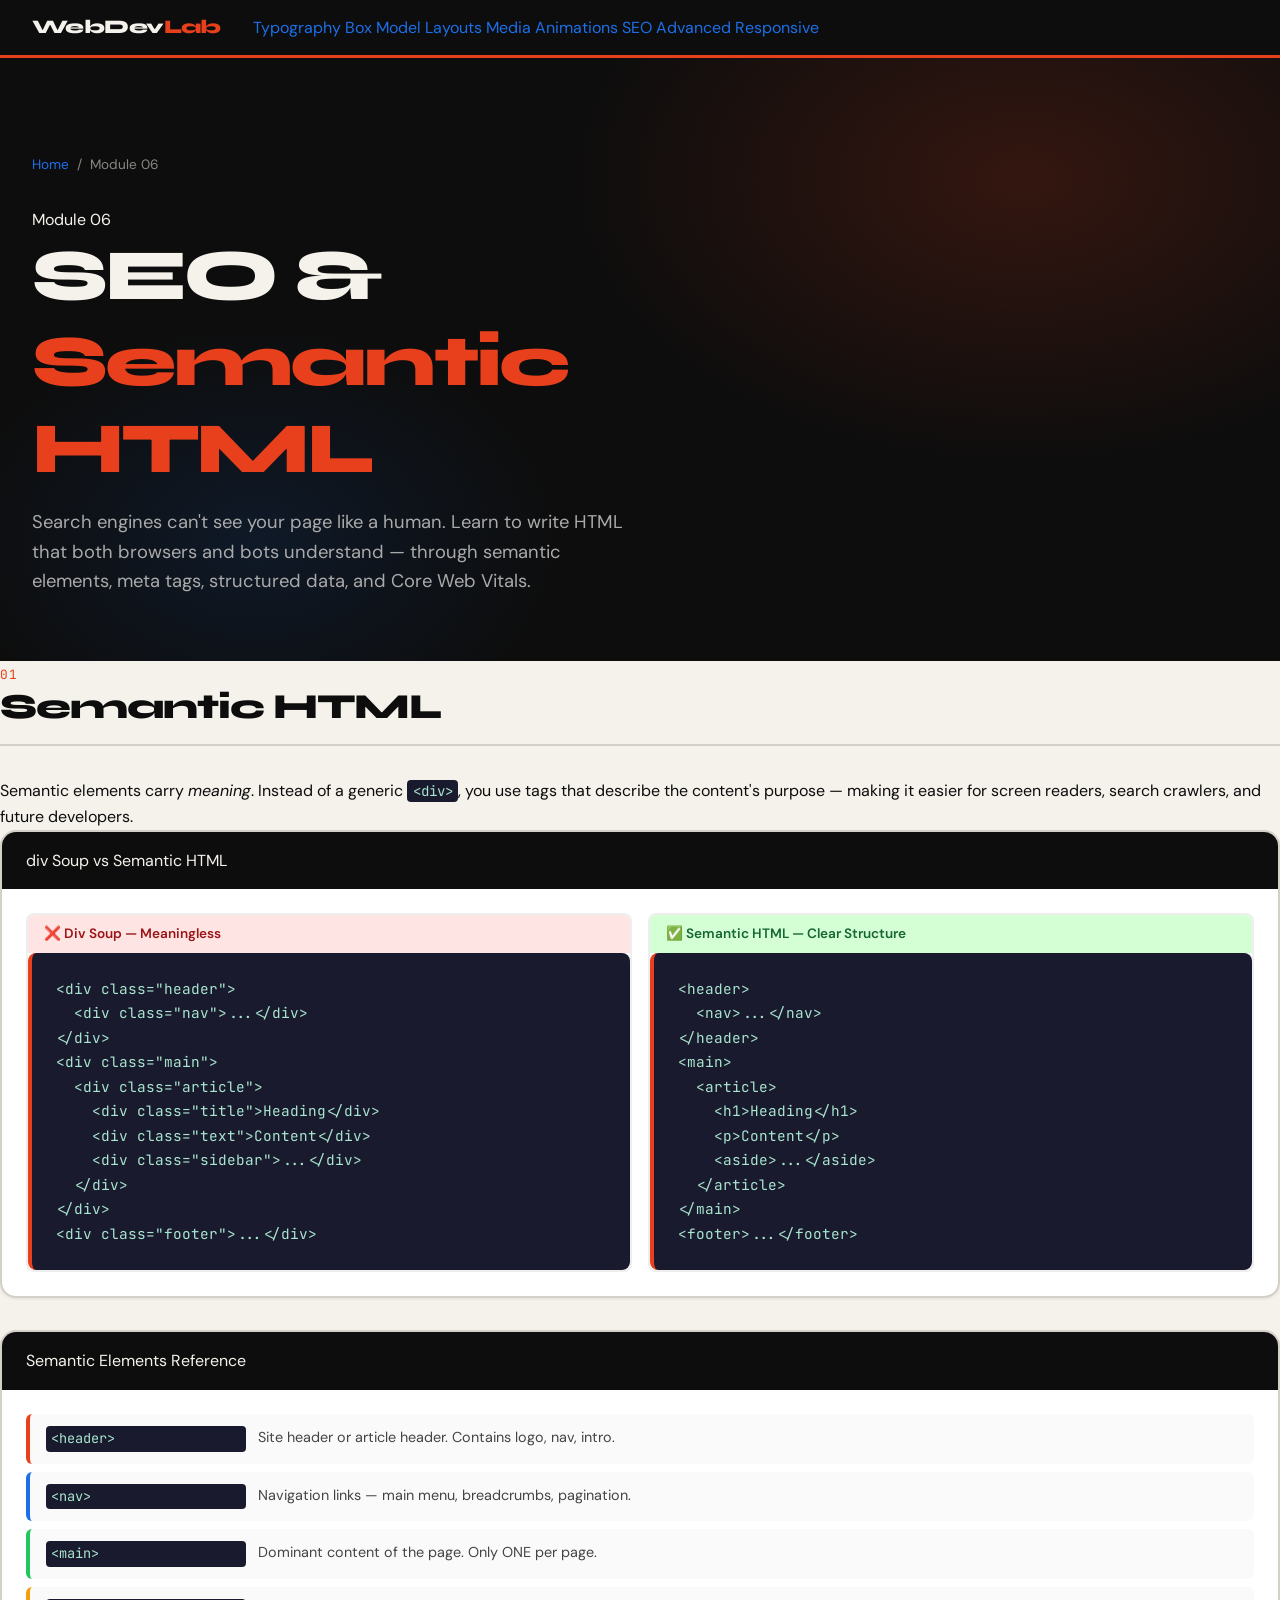
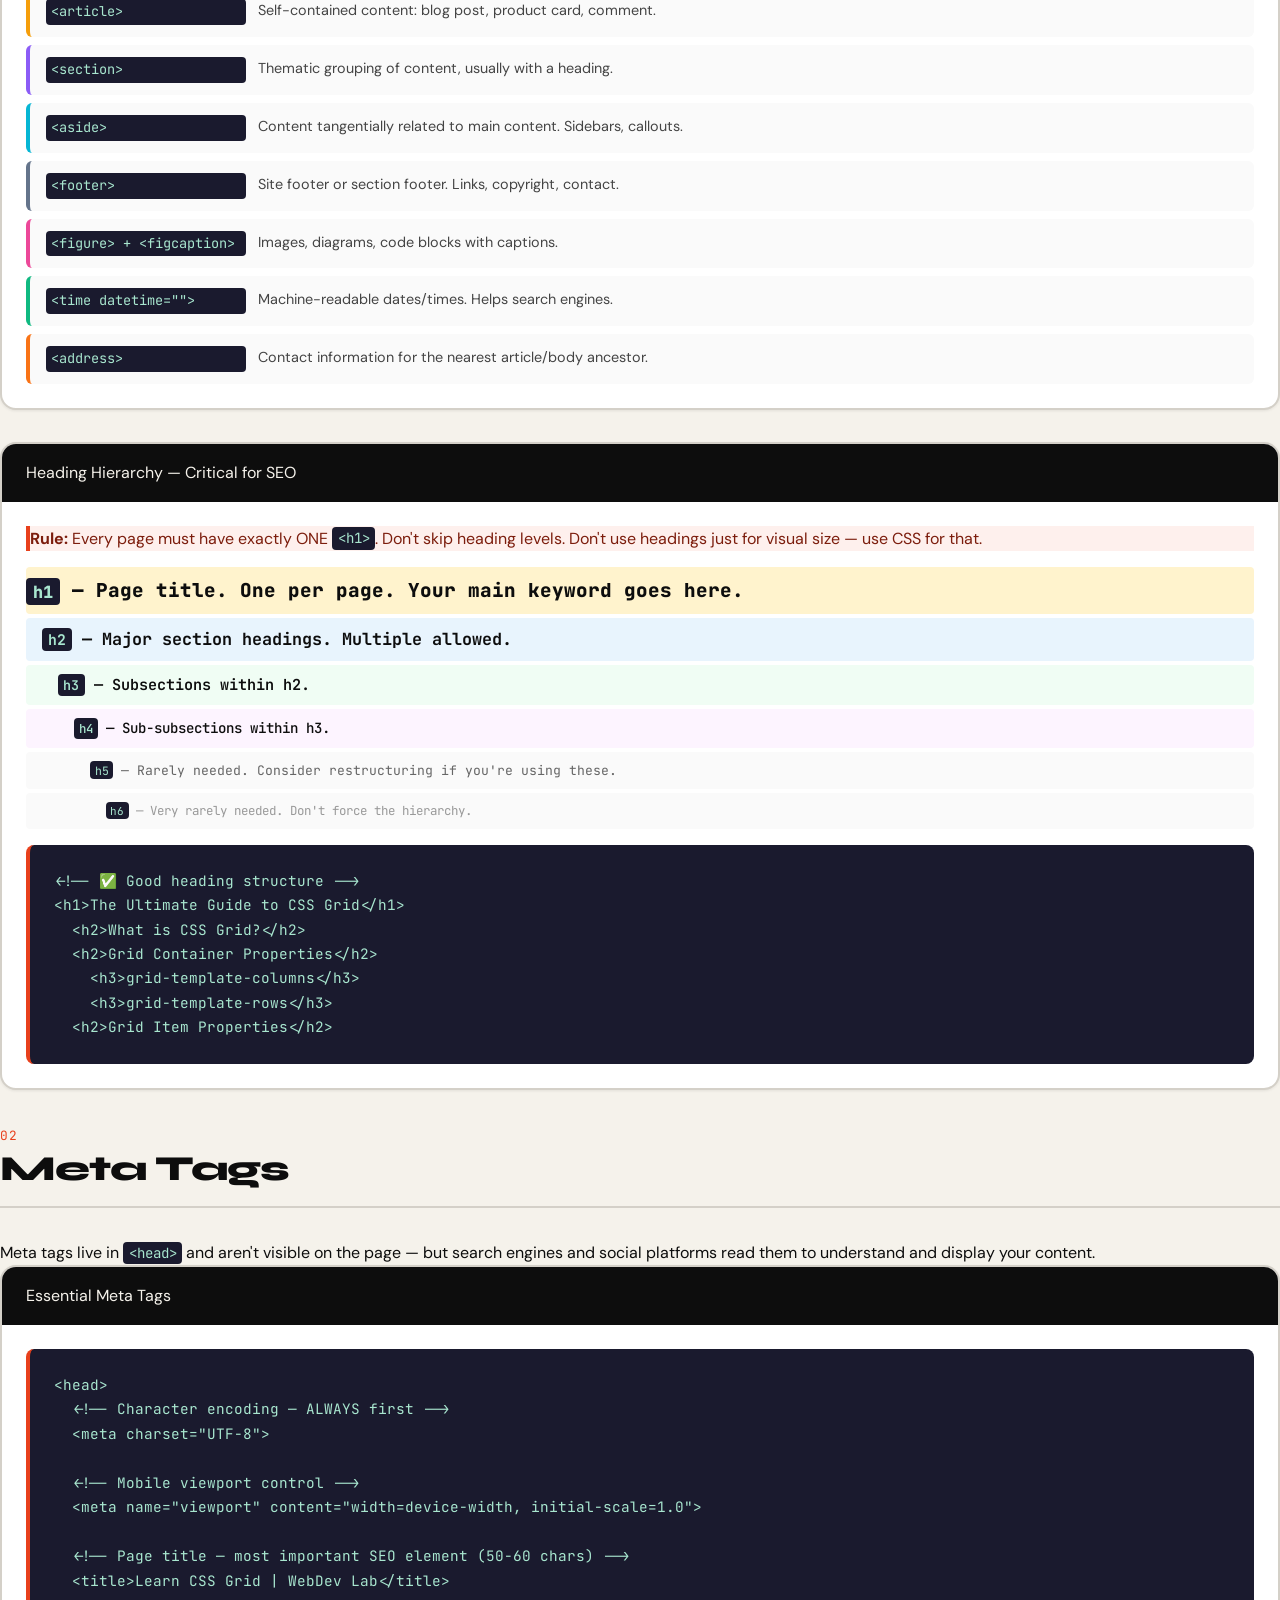
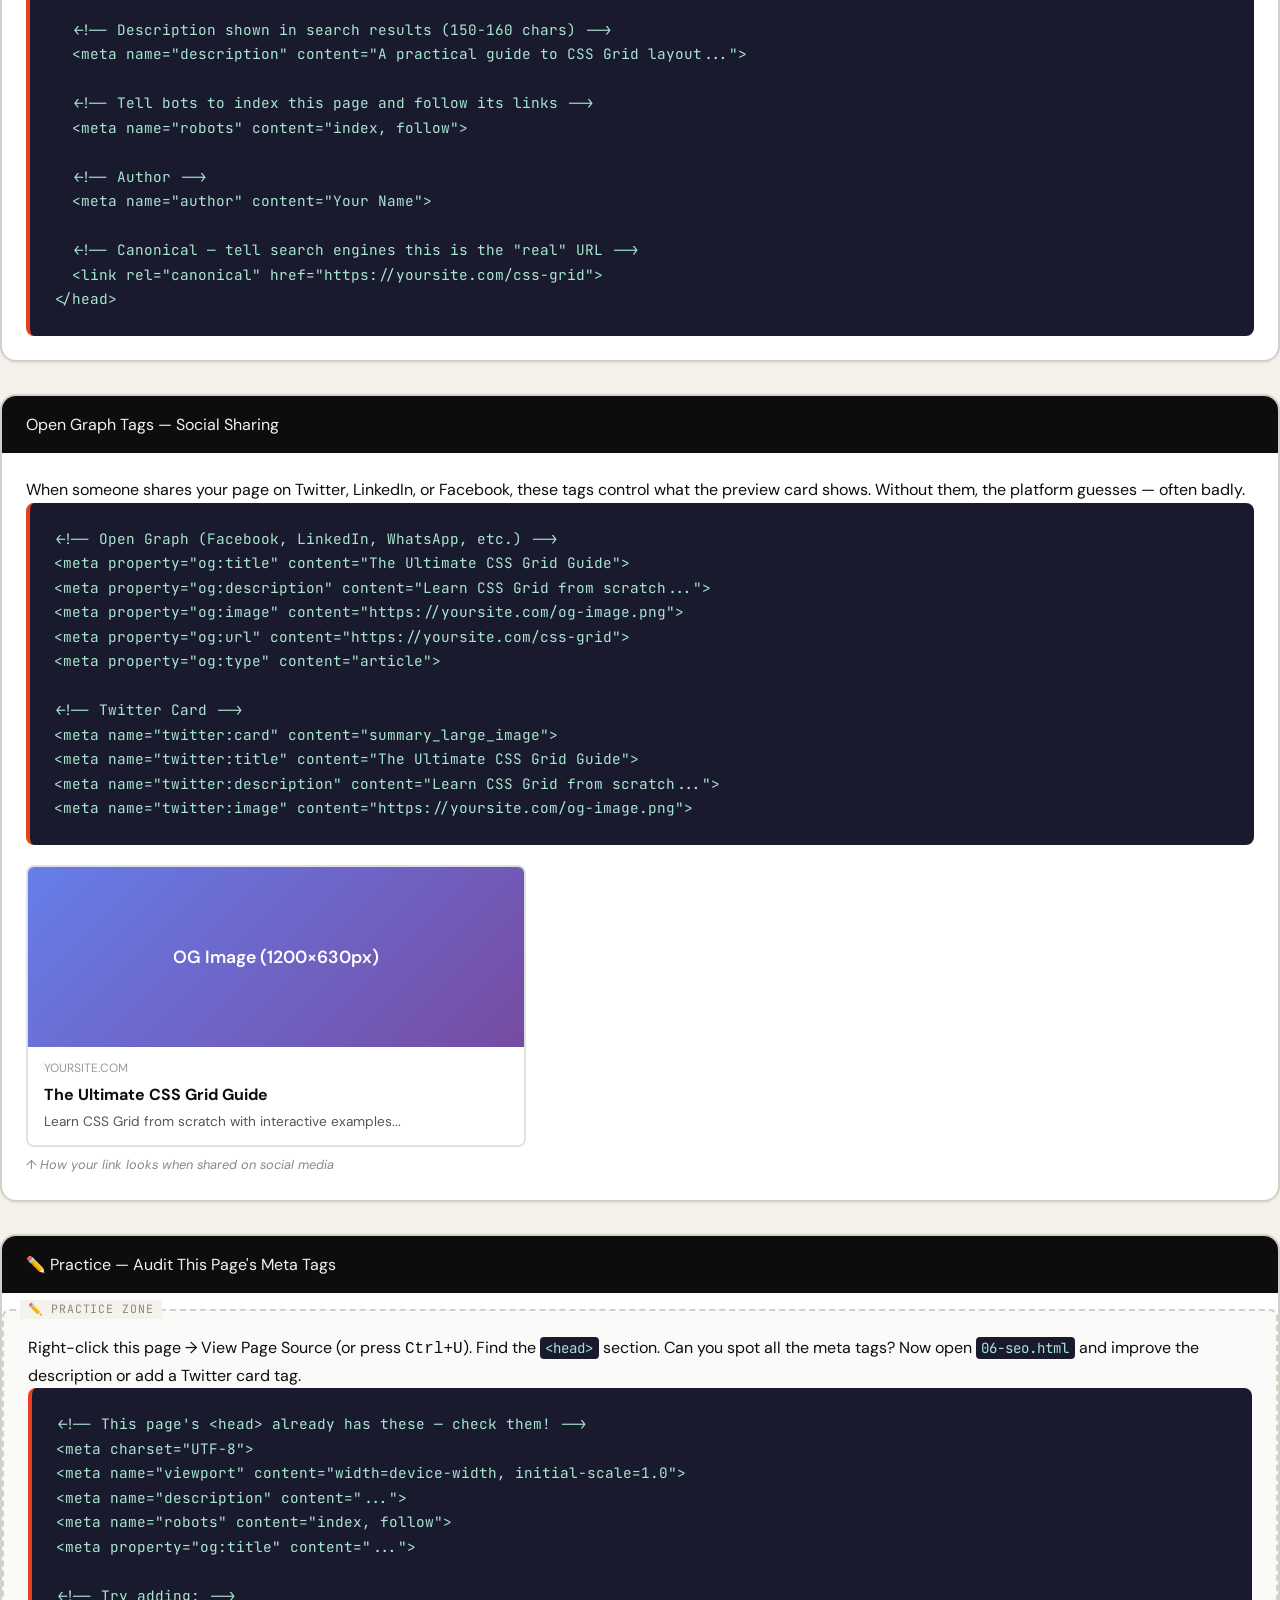
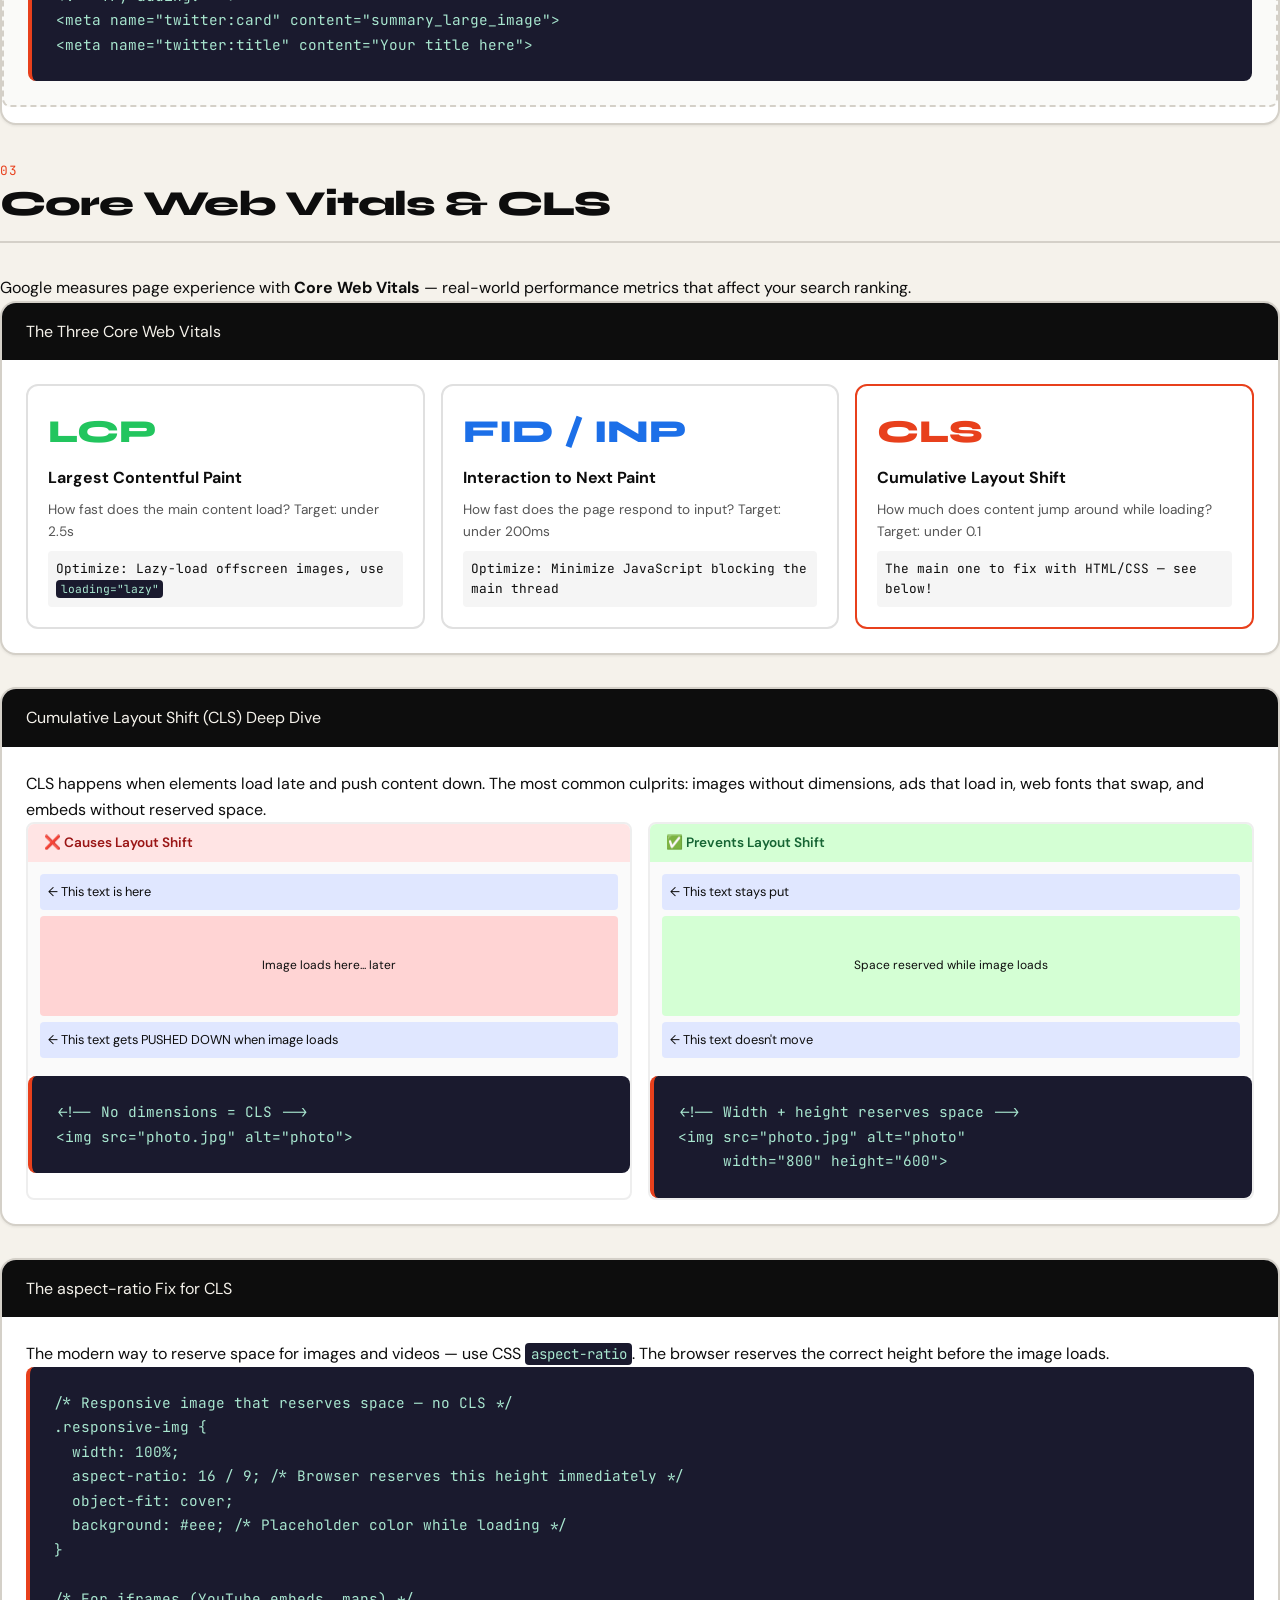
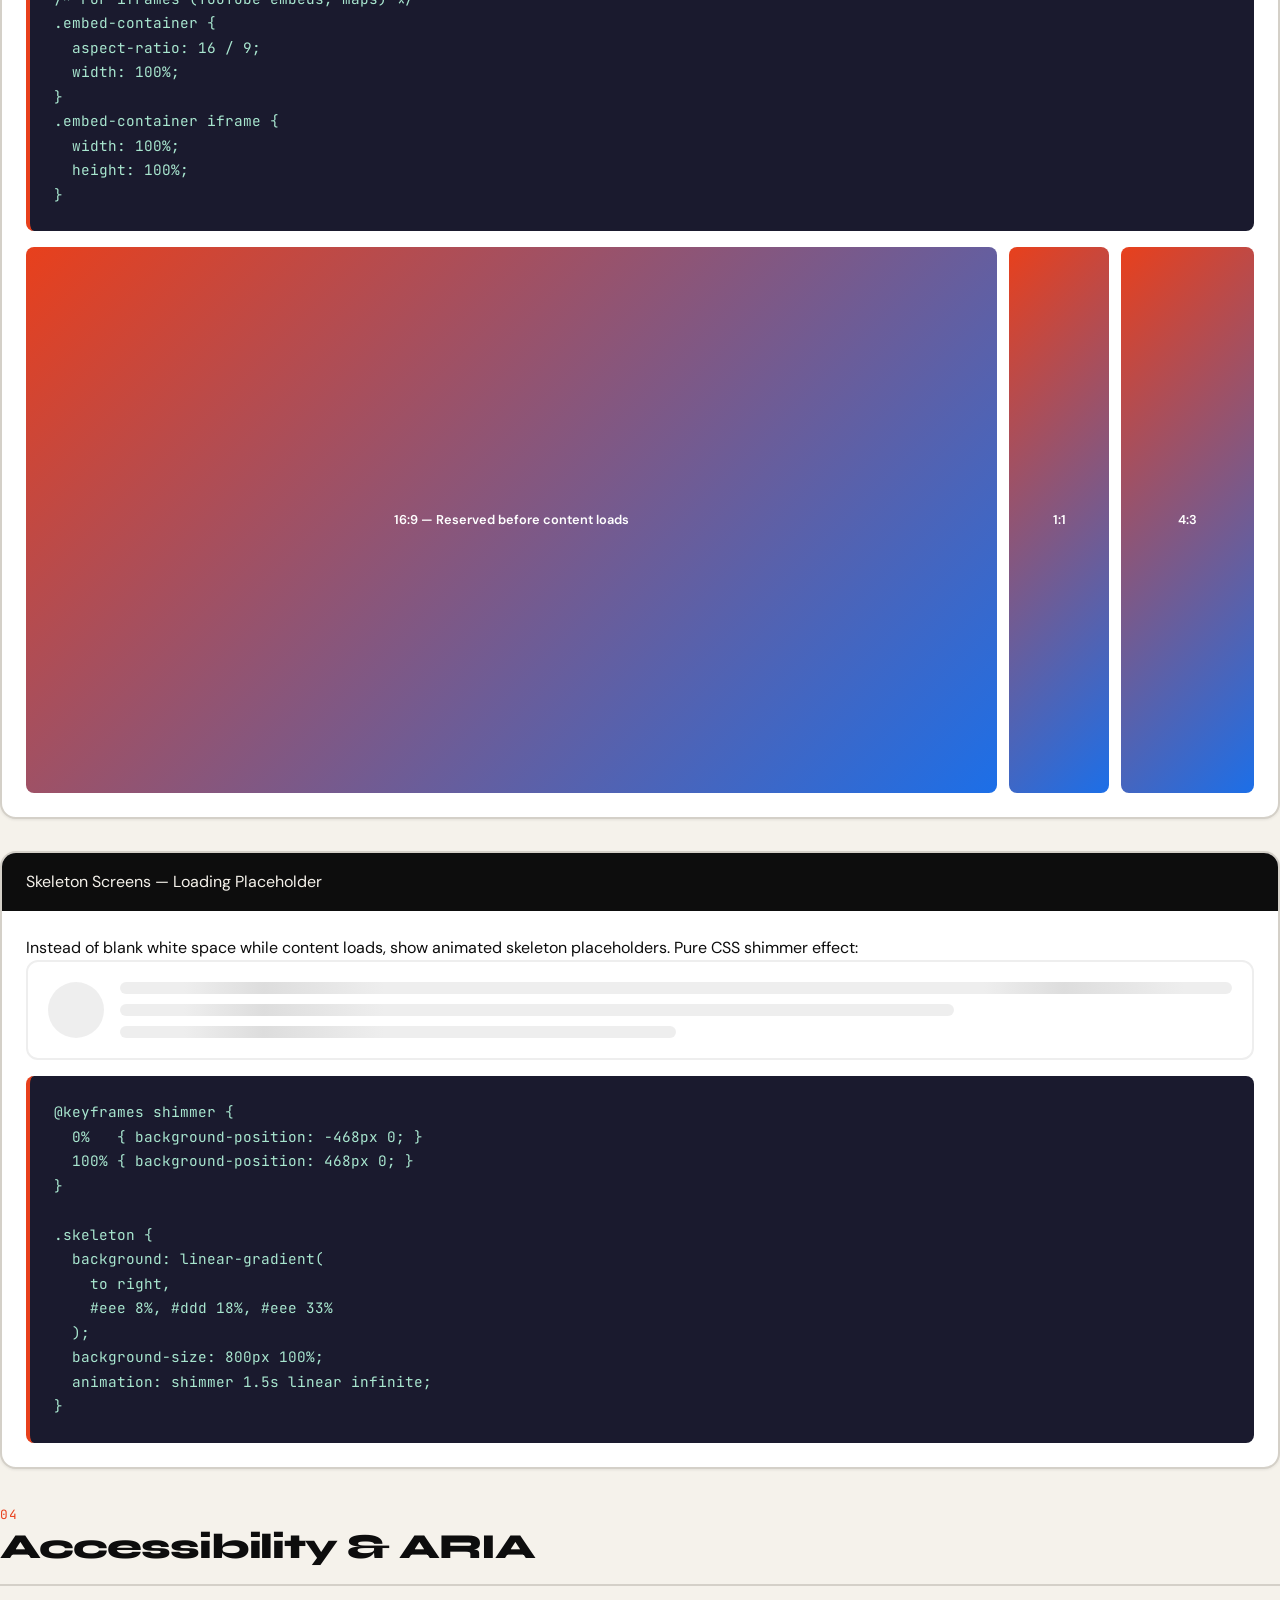
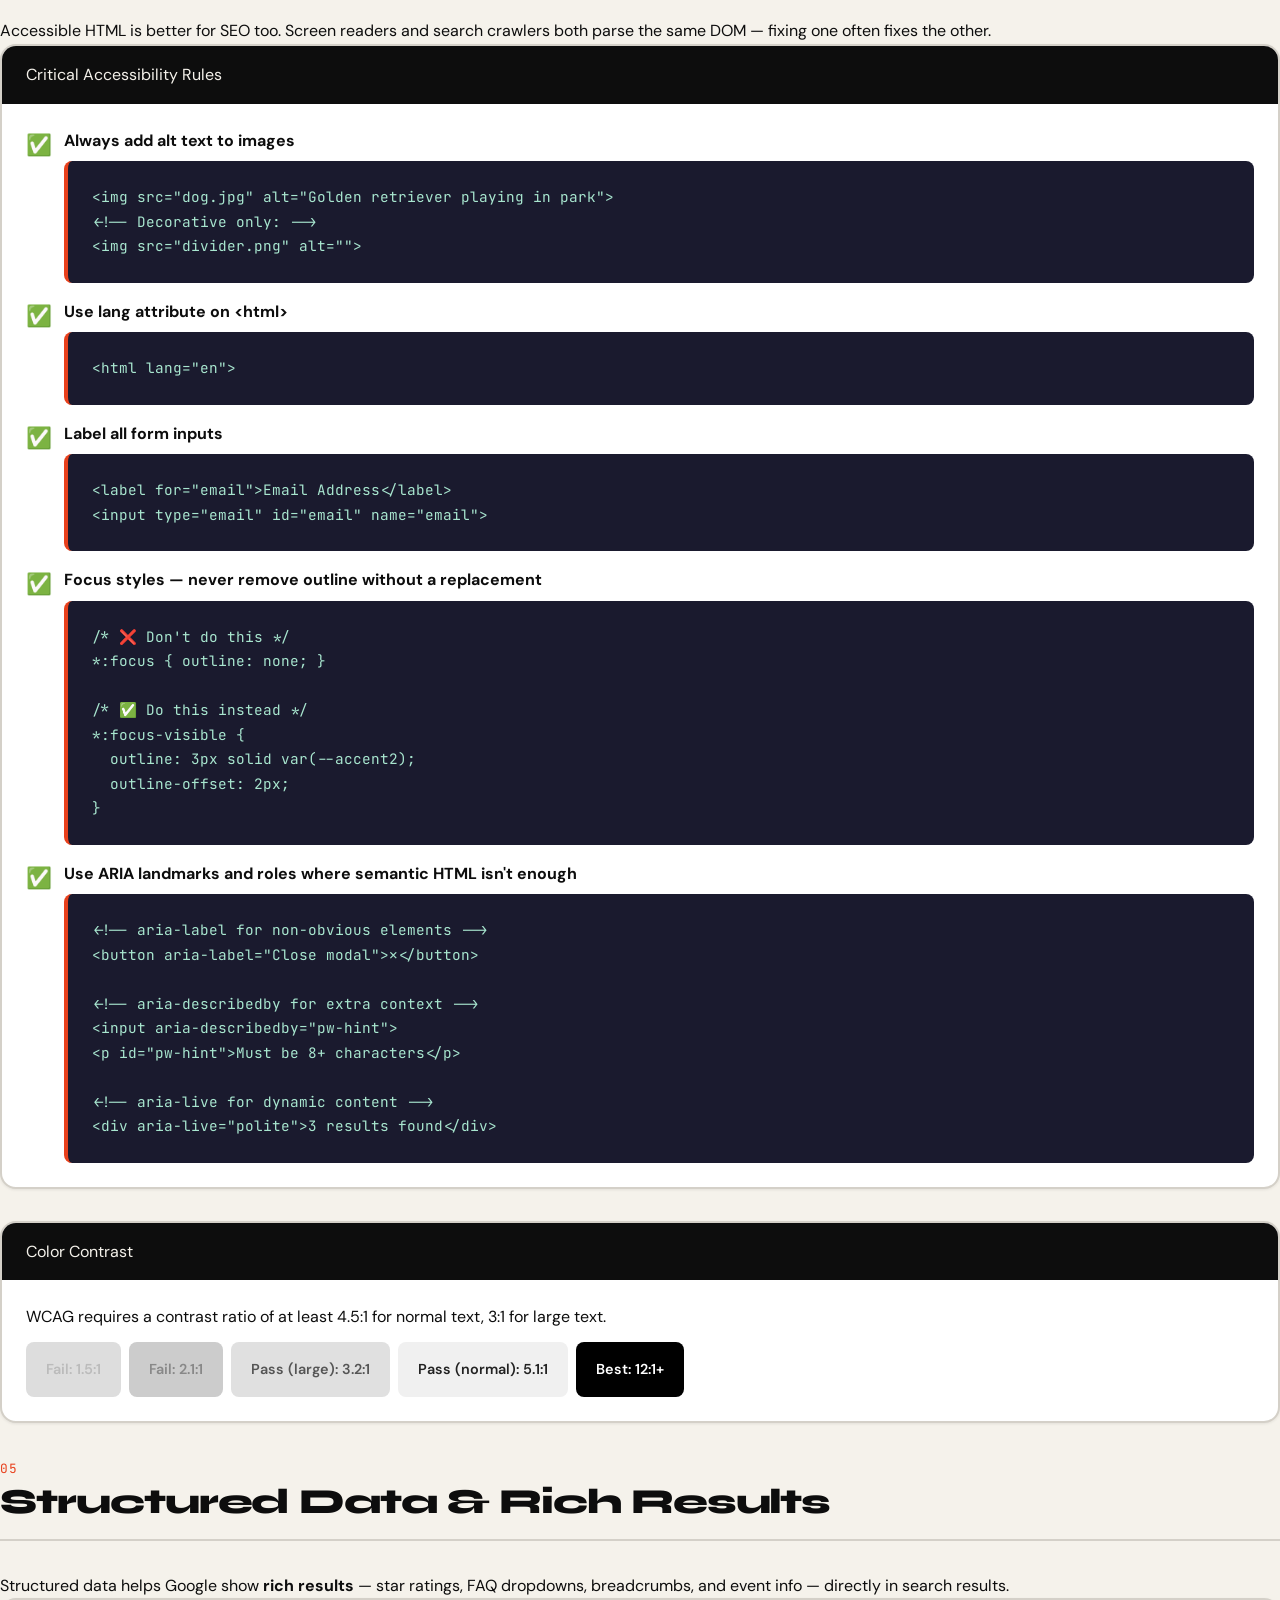
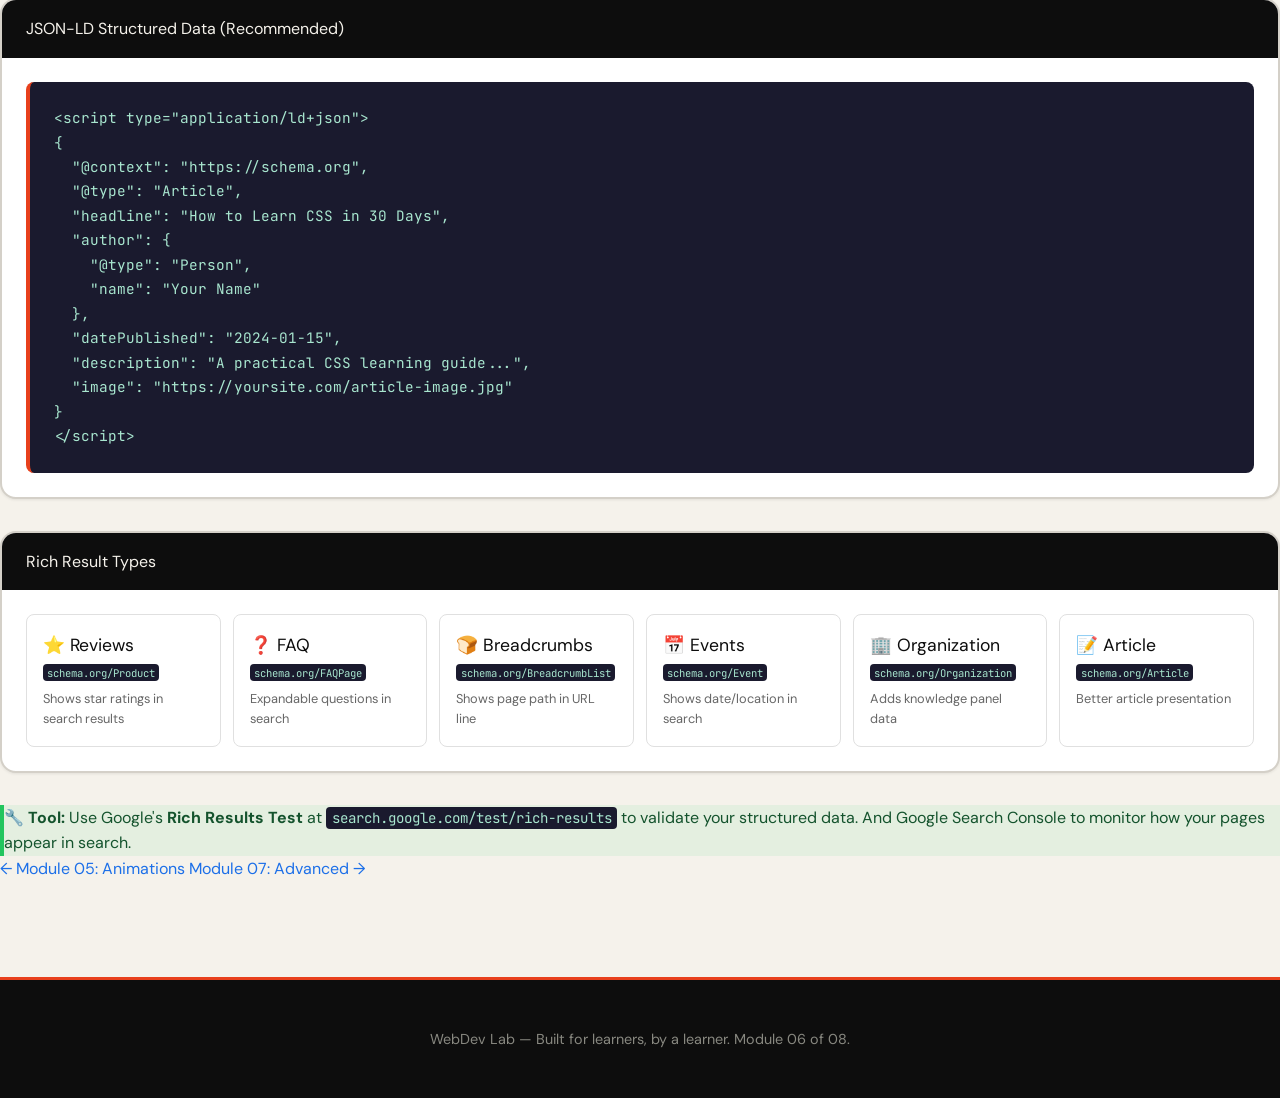
<file: pages/06-seo.html>
<!DOCTYPE html>
<html lang="en">
<head>
  <meta charset="UTF-8">
  <meta name="viewport" content="width=device-width, initial-scale=1.0">
  <meta name="description" content="Learn SEO fundamentals, semantic HTML, meta tags, Open Graph, structured data, and Core Web Vitals including CLS.">
  <meta name="robots" content="index, follow">
  <meta property="og:title" content="Module 06 — SEO & Semantic HTML | WebDev Lab">
  <meta property="og:description" content="Learn SEO fundamentals, semantic HTML, meta tags, and Core Web Vitals.">
  <meta property="og:type" content="article">
  <title>06 — SEO &amp; Semantic HTML | WebDev Lab</title>
  <link rel="preconnect" href="https://fonts.googleapis.com">
  <link rel="preconnect" href="https://fonts.gstatic.com" crossorigin>
  <link href="https://fonts.googleapis.com/css2?family=Syne:wght@400;600;700;800&family=DM+Sans:ital,wght@0,300;0,400;0,500;0,600;1,400&family=JetBrains+Mono:wght@400;500&display=swap" rel="stylesheet">
  <link rel="stylesheet" href="../css/reset.css">
  <link rel="stylesheet" href="../css/layout.css">
  <link rel="stylesheet" href="../css/labs.css">
</head>
<body>

  <nav class="site-nav">
    <a href="../index.html" class="nav-logo">WebDev<span>Lab</span></a>
    <div class="nav-links">
      <a href="01-typography.html">Typography</a>
      <a href="02-boxmodel.html">Box Model</a>
      <a href="03-layouts.html">Layouts</a>
      <a href="04-media.html">Media</a>
      <a href="05-animations.html">Animations</a>
      <a href="06-seo.html" class="active">SEO</a>
      <a href="07-advanced.html">Advanced</a>
      <a href="08-responsive.html">Responsive</a>
    </div>
  </nav>

  <header class="page-hero">
    <div class="breadcrumb"><a href="../index.html">Home</a> / <span>Module 06</span></div>
    <div class="hero-label">Module 06</div>
    <h1>SEO &amp; <em>Semantic HTML</em></h1>
    <p>Search engines can't see your page like a human. Learn to write HTML that both browsers and bots understand — through semantic elements, meta tags, structured data, and Core Web Vitals.</p>
  </header>

  <main class="page-content">

    <!-- ═══════════════════════════════════════════════
         SECTION 1: SEMANTIC HTML
    ═══════════════════════════════════════════════ -->
    <section class="content-section">
      <div class="section-header">
        <span class="section-num">01</span>
        <h2>Semantic HTML</h2>
      </div>
      <p>Semantic elements carry <em>meaning</em>. Instead of a generic <code>&lt;div&gt;</code>, you use tags that describe the content's purpose — making it easier for screen readers, search crawlers, and future developers.</p>

      <div class="lab-card">
        <div class="lab-card-header">div Soup vs Semantic HTML</div>
        <div class="lab-card-body">
          <div class="seo-compare">
            <div class="seo-col seo-bad">
              <div class="seo-col-label bad">❌ Div Soup — Meaningless</div>
              <div class="code-block">
<pre><code>&lt;div class="header"&gt;
  &lt;div class="nav"&gt;...&lt;/div&gt;
&lt;/div&gt;
&lt;div class="main"&gt;
  &lt;div class="article"&gt;
    &lt;div class="title"&gt;Heading&lt;/div&gt;
    &lt;div class="text"&gt;Content&lt;/div&gt;
    &lt;div class="sidebar"&gt;...&lt;/div&gt;
  &lt;/div&gt;
&lt;/div&gt;
&lt;div class="footer"&gt;...&lt;/div&gt;</code></pre>
              </div>
            </div>
            <div class="seo-col seo-good">
              <div class="seo-col-label good">✅ Semantic HTML — Clear Structure</div>
              <div class="code-block">
<pre><code>&lt;header&gt;
  &lt;nav&gt;...&lt;/nav&gt;
&lt;/header&gt;
&lt;main&gt;
  &lt;article&gt;
    &lt;h1&gt;Heading&lt;/h1&gt;
    &lt;p&gt;Content&lt;/p&gt;
    &lt;aside&gt;...&lt;/aside&gt;
  &lt;/article&gt;
&lt;/main&gt;
&lt;footer&gt;...&lt;/footer&gt;</code></pre>
              </div>
            </div>
          </div>
        </div>
      </div>

      <div class="lab-card">
        <div class="lab-card-header">Semantic Elements Reference</div>
        <div class="lab-card-body">
          <div class="semantic-map">
            <div class="sem-element sem-header">
              <code>&lt;header&gt;</code>
              <span>Site header or article header. Contains logo, nav, intro.</span>
            </div>
            <div class="sem-element sem-nav">
              <code>&lt;nav&gt;</code>
              <span>Navigation links — main menu, breadcrumbs, pagination.</span>
            </div>
            <div class="sem-element sem-main">
              <code>&lt;main&gt;</code>
              <span>Dominant content of the page. Only ONE per page.</span>
            </div>
            <div class="sem-element sem-article">
              <code>&lt;article&gt;</code>
              <span>Self-contained content: blog post, product card, comment.</span>
            </div>
            <div class="sem-element sem-section">
              <code>&lt;section&gt;</code>
              <span>Thematic grouping of content, usually with a heading.</span>
            </div>
            <div class="sem-element sem-aside">
              <code>&lt;aside&gt;</code>
              <span>Content tangentially related to main content. Sidebars, callouts.</span>
            </div>
            <div class="sem-element sem-footer">
              <code>&lt;footer&gt;</code>
              <span>Site footer or section footer. Links, copyright, contact.</span>
            </div>
            <div class="sem-element sem-figure">
              <code>&lt;figure&gt; + &lt;figcaption&gt;</code>
              <span>Images, diagrams, code blocks with captions.</span>
            </div>
            <div class="sem-element sem-time">
              <code>&lt;time datetime=""&gt;</code>
              <span>Machine-readable dates/times. Helps search engines.</span>
            </div>
            <div class="sem-element sem-address">
              <code>&lt;address&gt;</code>
              <span>Contact information for the nearest article/body ancestor.</span>
            </div>
          </div>
        </div>
      </div>

      <div class="lab-card">
        <div class="lab-card-header">Heading Hierarchy — Critical for SEO</div>
        <div class="lab-card-body">
          <div class="callout-warn">
            <strong>Rule:</strong> Every page must have exactly ONE <code>&lt;h1&gt;</code>. Don't skip heading levels. Don't use headings just for visual size — use CSS for that.
          </div>
          <div class="heading-hierarchy">
            <div class="hh-item hh-h1">
              <code>h1</code> — Page title. One per page. Your main keyword goes here.
            </div>
            <div class="hh-item hh-h2">
              <code>h2</code> — Major section headings. Multiple allowed.
            </div>
            <div class="hh-item hh-h3">
              <code>h3</code> — Subsections within h2.
            </div>
            <div class="hh-item hh-h4">
              <code>h4</code> — Sub-subsections within h3.
            </div>
            <div class="hh-item hh-h5">
              <code>h5</code> — Rarely needed. Consider restructuring if you're using these.
            </div>
            <div class="hh-item hh-h6">
              <code>h6</code> — Very rarely needed. Don't force the hierarchy.
            </div>
          </div>
          <div class="code-block">
<pre><code>&lt;!-- ✅ Good heading structure --&gt;
&lt;h1&gt;The Ultimate Guide to CSS Grid&lt;/h1&gt;
  &lt;h2&gt;What is CSS Grid?&lt;/h2&gt;
  &lt;h2&gt;Grid Container Properties&lt;/h2&gt;
    &lt;h3&gt;grid-template-columns&lt;/h3&gt;
    &lt;h3&gt;grid-template-rows&lt;/h3&gt;
  &lt;h2&gt;Grid Item Properties&lt;/h2&gt;</code></pre>
          </div>
        </div>
      </div>

    </section>

    <!-- ═══════════════════════════════════════════════
         SECTION 2: META TAGS
    ═══════════════════════════════════════════════ -->
    <section class="content-section">
      <div class="section-header">
        <span class="section-num">02</span>
        <h2>Meta Tags</h2>
      </div>
      <p>Meta tags live in <code>&lt;head&gt;</code> and aren't visible on the page — but search engines and social platforms read them to understand and display your content.</p>

      <div class="lab-card">
        <div class="lab-card-header">Essential Meta Tags</div>
        <div class="lab-card-body">
          <div class="code-block">
<pre><code>&lt;head&gt;
  &lt;!-- Character encoding — ALWAYS first --&gt;
  &lt;meta charset="UTF-8"&gt;

  &lt;!-- Mobile viewport control --&gt;
  &lt;meta name="viewport" content="width=device-width, initial-scale=1.0"&gt;

  &lt;!-- Page title — most important SEO element (50-60 chars) --&gt;
  &lt;title&gt;Learn CSS Grid | WebDev Lab&lt;/title&gt;

  &lt;!-- Description shown in search results (150-160 chars) --&gt;
  &lt;meta name="description" content="A practical guide to CSS Grid layout..."&gt;

  &lt;!-- Tell bots to index this page and follow its links --&gt;
  &lt;meta name="robots" content="index, follow"&gt;

  &lt;!-- Author --&gt;
  &lt;meta name="author" content="Your Name"&gt;

  &lt;!-- Canonical — tell search engines this is the "real" URL --&gt;
  &lt;link rel="canonical" href="https://yoursite.com/css-grid"&gt;
&lt;/head&gt;</code></pre>
          </div>
        </div>
      </div>

      <div class="lab-card">
        <div class="lab-card-header">Open Graph Tags — Social Sharing</div>
        <div class="lab-card-body">
          <p>When someone shares your page on Twitter, LinkedIn, or Facebook, these tags control what the preview card shows. Without them, the platform guesses — often badly.</p>
          <div class="code-block">
<pre><code>&lt;!-- Open Graph (Facebook, LinkedIn, WhatsApp, etc.) --&gt;
&lt;meta property="og:title" content="The Ultimate CSS Grid Guide"&gt;
&lt;meta property="og:description" content="Learn CSS Grid from scratch..."&gt;
&lt;meta property="og:image" content="https://yoursite.com/og-image.png"&gt;
&lt;meta property="og:url" content="https://yoursite.com/css-grid"&gt;
&lt;meta property="og:type" content="article"&gt;

&lt;!-- Twitter Card --&gt;
&lt;meta name="twitter:card" content="summary_large_image"&gt;
&lt;meta name="twitter:title" content="The Ultimate CSS Grid Guide"&gt;
&lt;meta name="twitter:description" content="Learn CSS Grid from scratch..."&gt;
&lt;meta name="twitter:image" content="https://yoursite.com/og-image.png"&gt;</code></pre>
          </div>
          <div class="og-preview">
            <div class="og-image-placeholder">OG Image (1200×630px)</div>
            <div class="og-text">
              <div class="og-domain">yoursite.com</div>
              <div class="og-title">The Ultimate CSS Grid Guide</div>
              <div class="og-desc">Learn CSS Grid from scratch with interactive examples...</div>
            </div>
          </div>
          <p class="label-note">↑ How your link looks when shared on social media</p>
        </div>
      </div>

      <div class="lab-card">
        <div class="lab-card-header">✏️ Practice — Audit This Page's Meta Tags</div>
        <div class="lab-card-body practice-zone">
          <p>Right-click this page → View Page Source (or press <kbd>Ctrl+U</kbd>). Find the <code>&lt;head&gt;</code> section. Can you spot all the meta tags? Now open <code>06-seo.html</code> and improve the description or add a Twitter card tag.</p>
          <div class="code-block">
<pre><code>&lt;!-- This page's &lt;head&gt; already has these — check them! --&gt;
&lt;meta charset="UTF-8"&gt;
&lt;meta name="viewport" content="width=device-width, initial-scale=1.0"&gt;
&lt;meta name="description" content="..."&gt;
&lt;meta name="robots" content="index, follow"&gt;
&lt;meta property="og:title" content="..."&gt;

&lt;!-- Try adding: --&gt;
&lt;meta name="twitter:card" content="summary_large_image"&gt;
&lt;meta name="twitter:title" content="Your title here"&gt;</code></pre>
          </div>
        </div>
      </div>

    </section>

    <!-- ═══════════════════════════════════════════════
         SECTION 3: CORE WEB VITALS & CLS
    ═══════════════════════════════════════════════ -->
    <section class="content-section">
      <div class="section-header">
        <span class="section-num">03</span>
        <h2>Core Web Vitals &amp; CLS</h2>
      </div>
      <p>Google measures page experience with <strong>Core Web Vitals</strong> — real-world performance metrics that affect your search ranking.</p>

      <div class="lab-card">
        <div class="lab-card-header">The Three Core Web Vitals</div>
        <div class="lab-card-body">
          <div class="cwv-grid">
            <div class="cwv-card">
              <div class="cwv-abbr lcp">LCP</div>
              <div class="cwv-name">Largest Contentful Paint</div>
              <div class="cwv-desc">How fast does the main content load? Target: under 2.5s</div>
              <div class="cwv-tip">Optimize: Lazy-load offscreen images, use <code>loading="lazy"</code></div>
            </div>
            <div class="cwv-card">
              <div class="cwv-abbr fid">FID / INP</div>
              <div class="cwv-name">Interaction to Next Paint</div>
              <div class="cwv-desc">How fast does the page respond to input? Target: under 200ms</div>
              <div class="cwv-tip">Optimize: Minimize JavaScript blocking the main thread</div>
            </div>
            <div class="cwv-card cwv-focus">
              <div class="cwv-abbr cls">CLS</div>
              <div class="cwv-name">Cumulative Layout Shift</div>
              <div class="cwv-desc">How much does content jump around while loading? Target: under 0.1</div>
              <div class="cwv-tip">The main one to fix with HTML/CSS — see below!</div>
            </div>
          </div>
        </div>
      </div>

      <div class="lab-card">
        <div class="lab-card-header">Cumulative Layout Shift (CLS) Deep Dive</div>
        <div class="lab-card-body">
          <p>CLS happens when elements load late and push content down. The most common culprits: images without dimensions, ads that load in, web fonts that swap, and embeds without reserved space.</p>

          <div class="cls-compare">
            <div class="cls-col">
              <div class="cls-label bad">❌ Causes Layout Shift</div>
              <div class="cls-demo-bad">
                <div class="cls-text-block">← This text is here</div>
                <div class="cls-image-no-size">Image loads here... later</div>
                <div class="cls-text-block">← This text gets PUSHED DOWN when image loads</div>
              </div>
              <div class="code-block">
<pre><code>&lt;!-- No dimensions = CLS --&gt;
&lt;img src="photo.jpg" alt="photo"&gt;</code></pre>
              </div>
            </div>
            <div class="cls-col">
              <div class="cls-label good">✅ Prevents Layout Shift</div>
              <div class="cls-demo-good">
                <div class="cls-text-block">← This text stays put</div>
                <div class="cls-image-with-size">Space reserved while image loads</div>
                <div class="cls-text-block">← This text doesn't move</div>
              </div>
              <div class="code-block">
<pre><code>&lt;!-- Width + height reserves space --&gt;
&lt;img src="photo.jpg" alt="photo"
     width="800" height="600"&gt;</code></pre>
              </div>
            </div>
          </div>
        </div>
      </div>

      <div class="lab-card">
        <div class="lab-card-header">The aspect-ratio Fix for CLS</div>
        <div class="lab-card-body">
          <p>The modern way to reserve space for images and videos — use CSS <code>aspect-ratio</code>. The browser reserves the correct height before the image loads.</p>
          <div class="code-block">
<pre><code>/* Responsive image that reserves space — no CLS */
.responsive-img {
  width: 100%;
  aspect-ratio: 16 / 9; /* Browser reserves this height immediately */
  object-fit: cover;
  background: #eee; /* Placeholder color while loading */
}

/* For iframes (YouTube embeds, maps) */
.embed-container {
  aspect-ratio: 16 / 9;
  width: 100%;
}
.embed-container iframe {
  width: 100%;
  height: 100%;
}</code></pre>
          </div>
          <div class="aspect-ratio-demo">
            <div class="ar-demo-box ar-16-9">
              <span>16:9 — Reserved before content loads</span>
            </div>
            <div class="ar-demo-box ar-1-1">
              <span>1:1</span>
            </div>
            <div class="ar-demo-box ar-4-3">
              <span>4:3</span>
            </div>
          </div>
        </div>
      </div>

      <div class="lab-card">
        <div class="lab-card-header">Skeleton Screens — Loading Placeholder</div>
        <div class="lab-card-body">
          <p>Instead of blank white space while content loads, show animated skeleton placeholders. Pure CSS shimmer effect:</p>
          <div class="skeleton-card">
            <div class="skeleton-avatar"></div>
            <div class="skeleton-lines">
              <div class="skeleton-line sk-full"></div>
              <div class="skeleton-line sk-three-quarter"></div>
              <div class="skeleton-line sk-half"></div>
            </div>
          </div>
          <div class="code-block">
<pre><code>@keyframes shimmer {
  0%   { background-position: -468px 0; }
  100% { background-position: 468px 0; }
}

.skeleton {
  background: linear-gradient(
    to right,
    #eee 8%, #ddd 18%, #eee 33%
  );
  background-size: 800px 100%;
  animation: shimmer 1.5s linear infinite;
}</code></pre>
          </div>
        </div>
      </div>

    </section>

    <!-- ═══════════════════════════════════════════════
         SECTION 4: ACCESSIBILITY & ARIA
    ═══════════════════════════════════════════════ -->
    <section class="content-section">
      <div class="section-header">
        <span class="section-num">04</span>
        <h2>Accessibility &amp; ARIA</h2>
      </div>
      <p>Accessible HTML is better for SEO too. Screen readers and search crawlers both parse the same DOM — fixing one often fixes the other.</p>

      <div class="lab-card">
        <div class="lab-card-header">Critical Accessibility Rules</div>
        <div class="lab-card-body">
          <div class="a11y-list">
            <div class="a11y-item">
              <div class="a11y-check">✅</div>
              <div class="a11y-content">
                <strong>Always add alt text to images</strong>
                <div class="code-block"><pre><code>&lt;img src="dog.jpg" alt="Golden retriever playing in park"&gt;
&lt;!-- Decorative only: --&gt;
&lt;img src="divider.png" alt=""&gt;</code></pre></div>
              </div>
            </div>
            <div class="a11y-item">
              <div class="a11y-check">✅</div>
              <div class="a11y-content">
                <strong>Use lang attribute on &lt;html&gt;</strong>
                <div class="code-block"><pre><code>&lt;html lang="en"&gt;</code></pre></div>
              </div>
            </div>
            <div class="a11y-item">
              <div class="a11y-check">✅</div>
              <div class="a11y-content">
                <strong>Label all form inputs</strong>
                <div class="code-block"><pre><code>&lt;label for="email"&gt;Email Address&lt;/label&gt;
&lt;input type="email" id="email" name="email"&gt;</code></pre></div>
              </div>
            </div>
            <div class="a11y-item">
              <div class="a11y-check">✅</div>
              <div class="a11y-content">
                <strong>Focus styles — never remove outline without a replacement</strong>
                <div class="code-block"><pre><code>/* ❌ Don't do this */
*:focus { outline: none; }

/* ✅ Do this instead */
*:focus-visible {
  outline: 3px solid var(--accent2);
  outline-offset: 2px;
}</code></pre></div>
              </div>
            </div>
            <div class="a11y-item">
              <div class="a11y-check">✅</div>
              <div class="a11y-content">
                <strong>Use ARIA landmarks and roles where semantic HTML isn't enough</strong>
                <div class="code-block"><pre><code>&lt;!-- aria-label for non-obvious elements --&gt;
&lt;button aria-label="Close modal"&gt;✕&lt;/button&gt;

&lt;!-- aria-describedby for extra context --&gt;
&lt;input aria-describedby="pw-hint"&gt;
&lt;p id="pw-hint"&gt;Must be 8+ characters&lt;/p&gt;

&lt;!-- aria-live for dynamic content --&gt;
&lt;div aria-live="polite"&gt;3 results found&lt;/div&gt;</code></pre></div>
              </div>
            </div>
          </div>
        </div>
      </div>

      <div class="lab-card">
        <div class="lab-card-header">Color Contrast</div>
        <div class="lab-card-body">
          <p>WCAG requires a contrast ratio of at least 4.5:1 for normal text, 3:1 for large text.</p>
          <div class="contrast-grid">
            <div class="contrast-demo c-fail-1">Fail: 1.5:1</div>
            <div class="contrast-demo c-fail-2">Fail: 2.1:1</div>
            <div class="contrast-demo c-pass-large">Pass (large): 3.2:1</div>
            <div class="contrast-demo c-pass-normal">Pass (normal): 5.1:1</div>
            <div class="contrast-demo c-pass-best">Best: 12:1+</div>
          </div>
        </div>
      </div>

    </section>

    <!-- ═══════════════════════════════════════════════
         SECTION 5: STRUCTURED DATA
    ═══════════════════════════════════════════════ -->
    <section class="content-section">
      <div class="section-header">
        <span class="section-num">05</span>
        <h2>Structured Data &amp; Rich Results</h2>
      </div>
      <p>Structured data helps Google show <strong>rich results</strong> — star ratings, FAQ dropdowns, breadcrumbs, and event info — directly in search results.</p>

      <div class="lab-card">
        <div class="lab-card-header">JSON-LD Structured Data (Recommended)</div>
        <div class="lab-card-body">
          <div class="code-block">
<pre><code>&lt;script type="application/ld+json"&gt;
{
  "@context": "https://schema.org",
  "@type": "Article",
  "headline": "How to Learn CSS in 30 Days",
  "author": {
    "@type": "Person",
    "name": "Your Name"
  },
  "datePublished": "2024-01-15",
  "description": "A practical CSS learning guide...",
  "image": "https://yoursite.com/article-image.jpg"
}
&lt;/script&gt;</code></pre>
          </div>
        </div>
      </div>

      <div class="lab-card">
        <div class="lab-card-header">Rich Result Types</div>
        <div class="lab-card-body">
          <div class="rich-results-grid">
            <div class="rich-result-card">
              <div class="rr-type">⭐ Reviews</div>
              <div class="rr-schema"><code>schema.org/Product</code></div>
              <div class="rr-desc">Shows star ratings in search results</div>
            </div>
            <div class="rich-result-card">
              <div class="rr-type">❓ FAQ</div>
              <div class="rr-schema"><code>schema.org/FAQPage</code></div>
              <div class="rr-desc">Expandable questions in search</div>
            </div>
            <div class="rich-result-card">
              <div class="rr-type">🍞 Breadcrumbs</div>
              <div class="rr-schema"><code>schema.org/BreadcrumbList</code></div>
              <div class="rr-desc">Shows page path in URL line</div>
            </div>
            <div class="rich-result-card">
              <div class="rr-type">📅 Events</div>
              <div class="rr-schema"><code>schema.org/Event</code></div>
              <div class="rr-desc">Shows date/location in search</div>
            </div>
            <div class="rich-result-card">
              <div class="rr-type">🏢 Organization</div>
              <div class="rr-schema"><code>schema.org/Organization</code></div>
              <div class="rr-desc">Adds knowledge panel data</div>
            </div>
            <div class="rich-result-card">
              <div class="rr-type">📝 Article</div>
              <div class="rr-schema"><code>schema.org/Article</code></div>
              <div class="rr-desc">Better article presentation</div>
            </div>
          </div>
        </div>
      </div>

      <div class="callout-tip">
        <strong>🔧 Tool:</strong> Use Google's <strong>Rich Results Test</strong> at <code>search.google.com/test/rich-results</code> to validate your structured data. And Google Search Console to monitor how your pages appear in search.
      </div>

    </section>

    <!-- PREV / NEXT -->
    <div class="page-nav">
      <a href="05-animations.html" class="page-nav-btn prev">← Module 05: Animations</a>
      <a href="07-advanced.html" class="page-nav-btn next">Module 07: Advanced →</a>
    </div>

  </main>

  <footer class="site-footer">
    <p>WebDev Lab — Built for learners, by a learner. Module 06 of 08.</p>
  </footer>

</body>
</html>
</file>
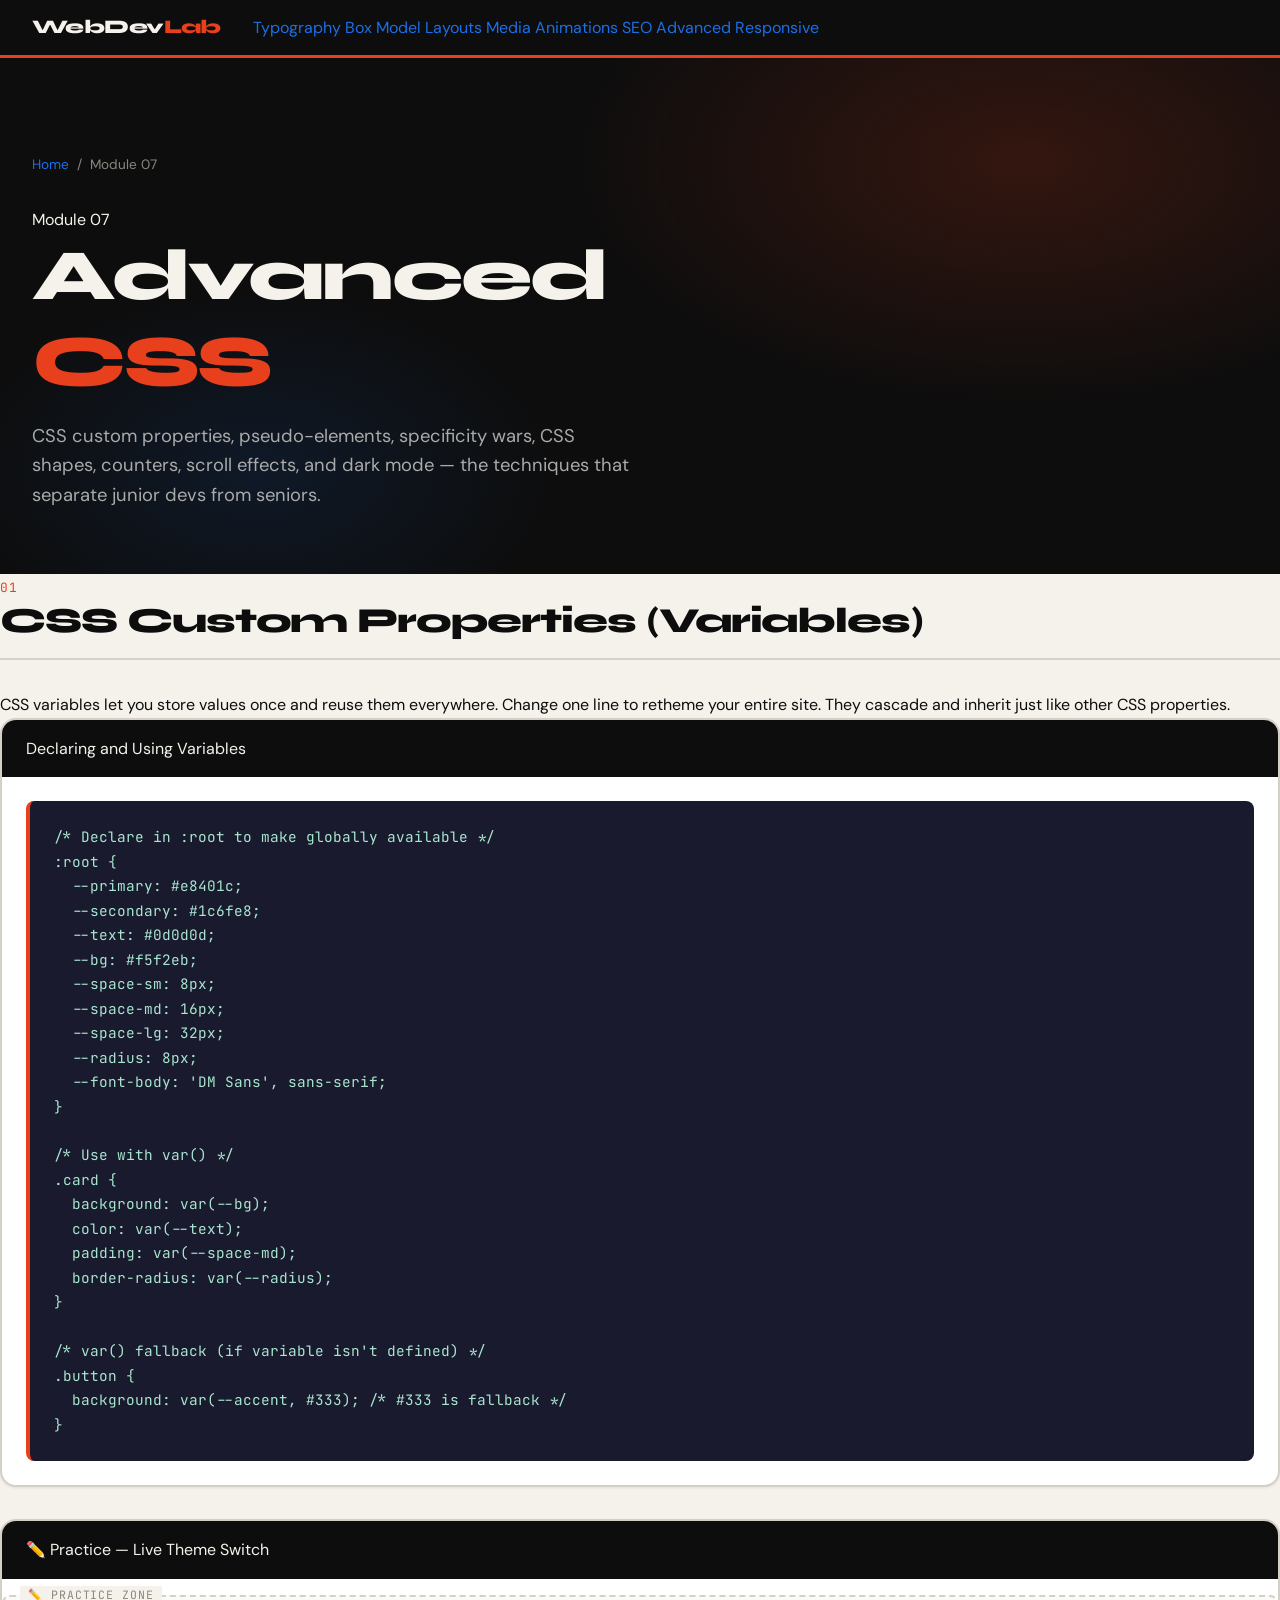
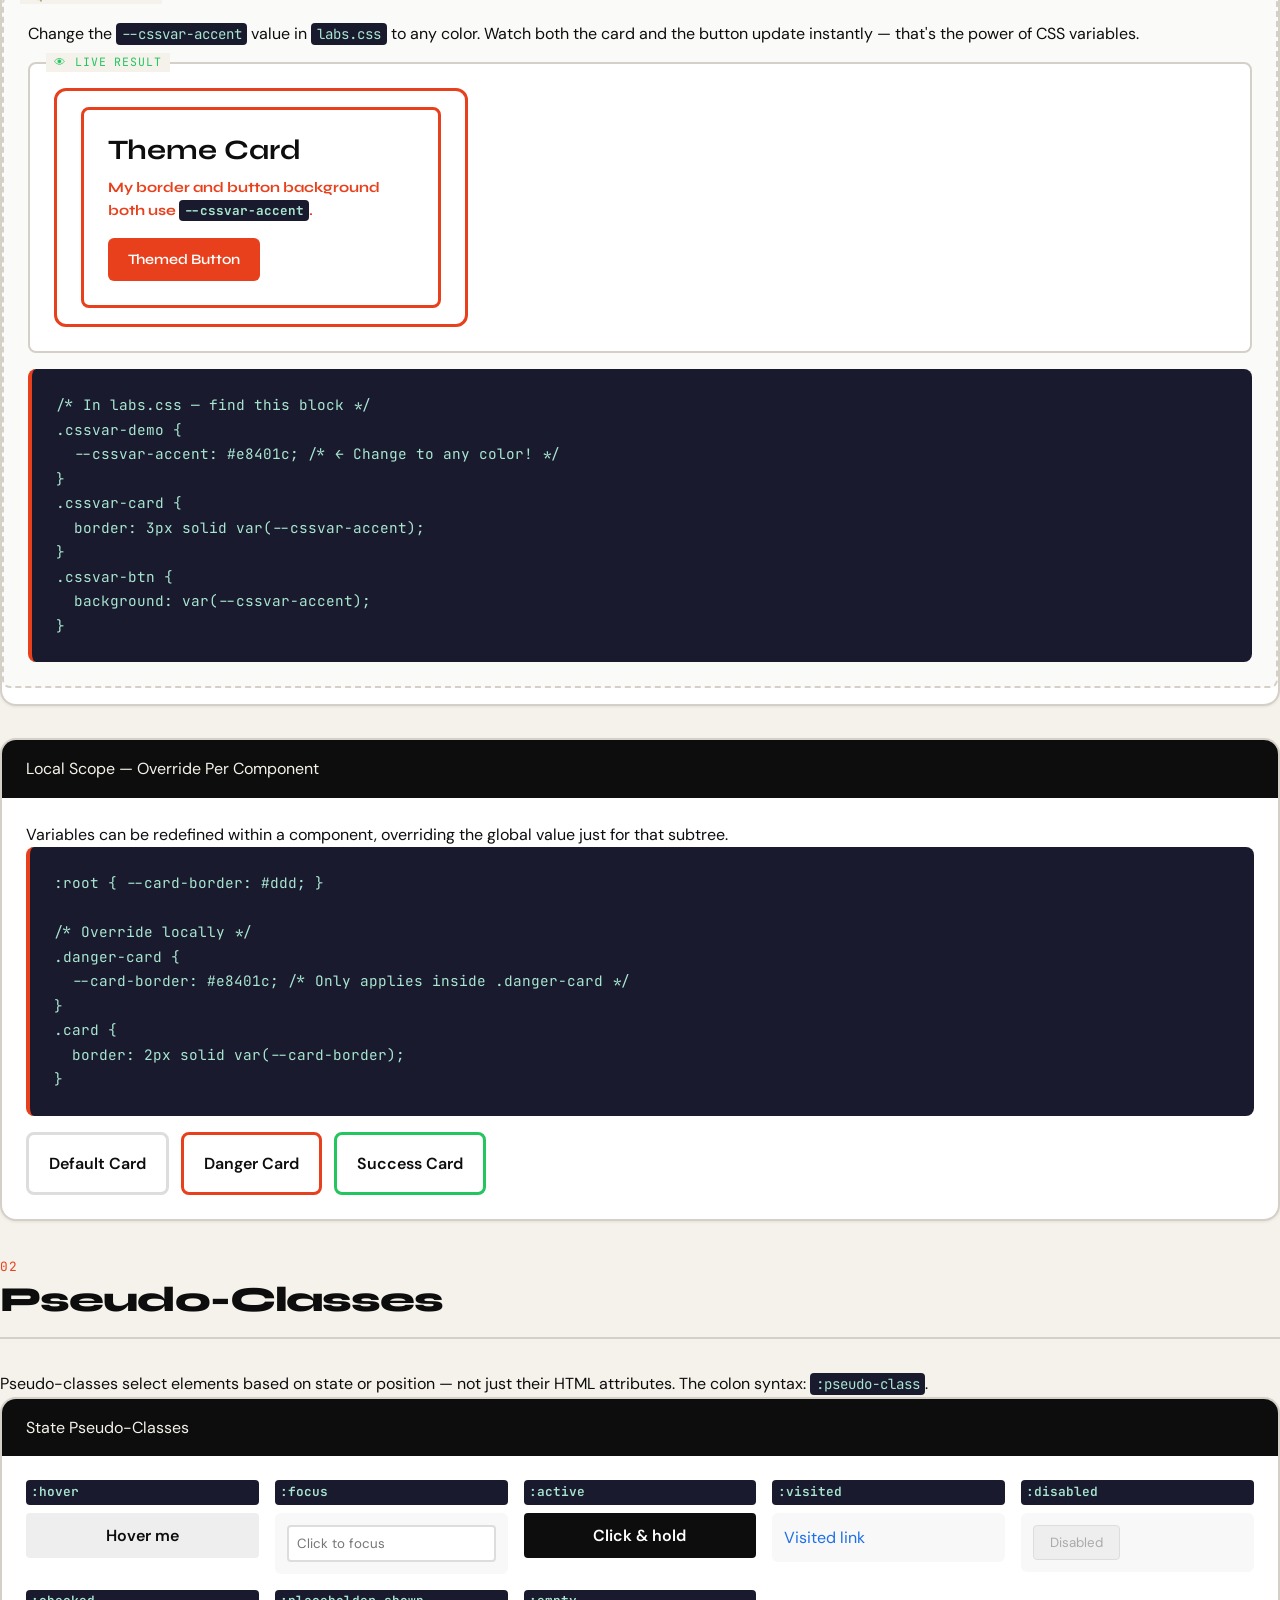
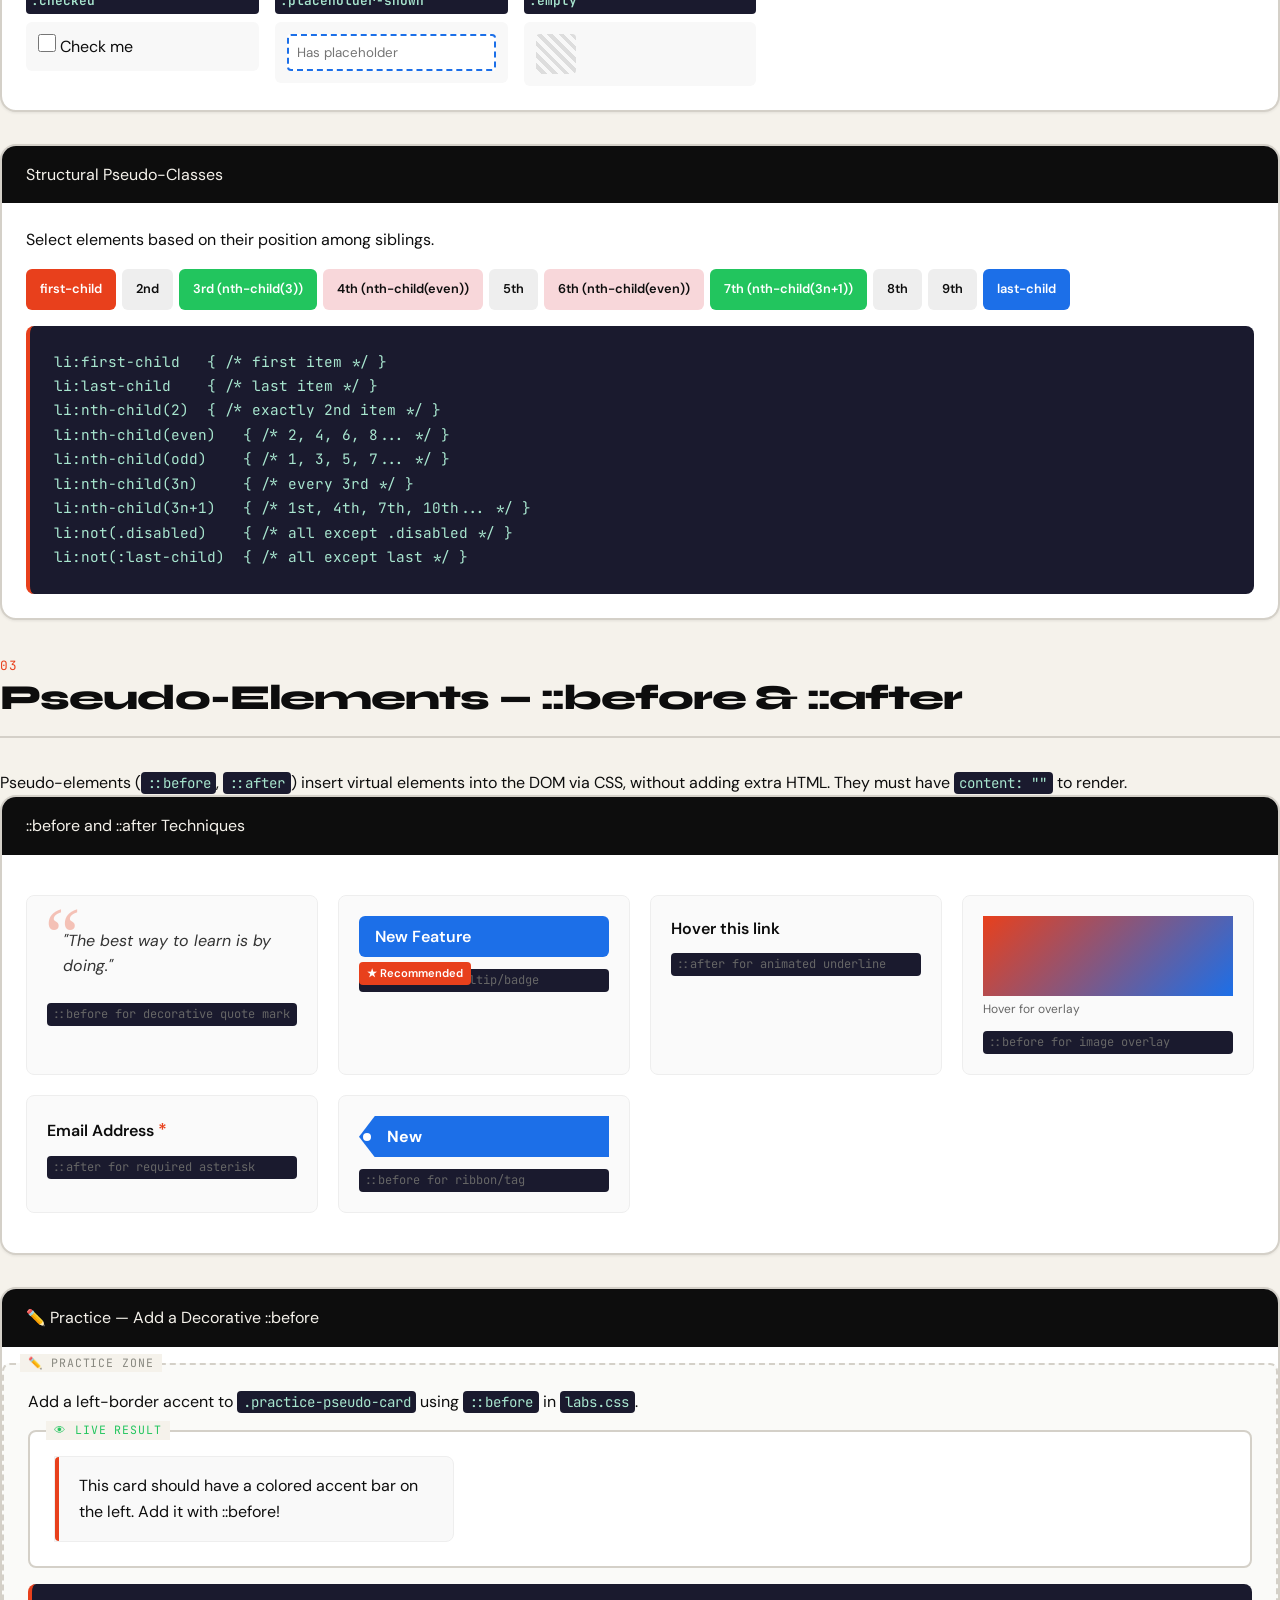
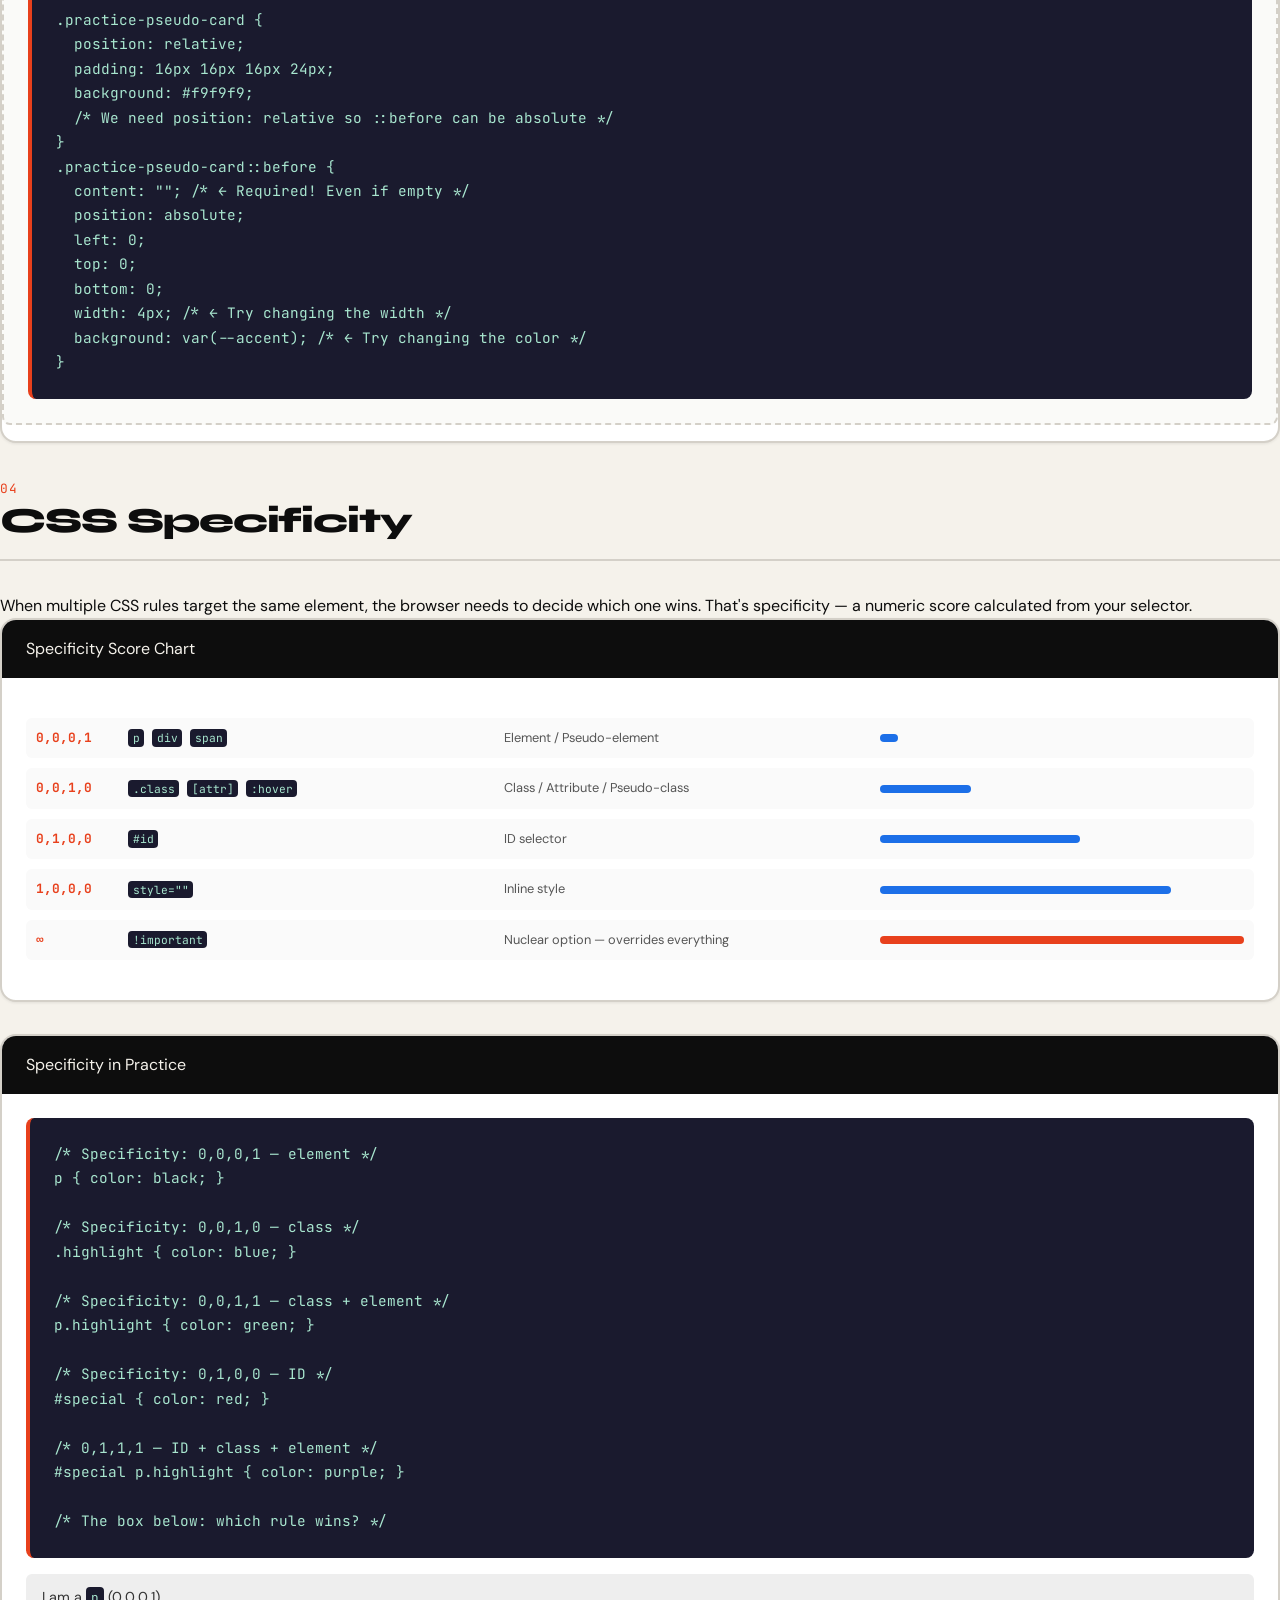
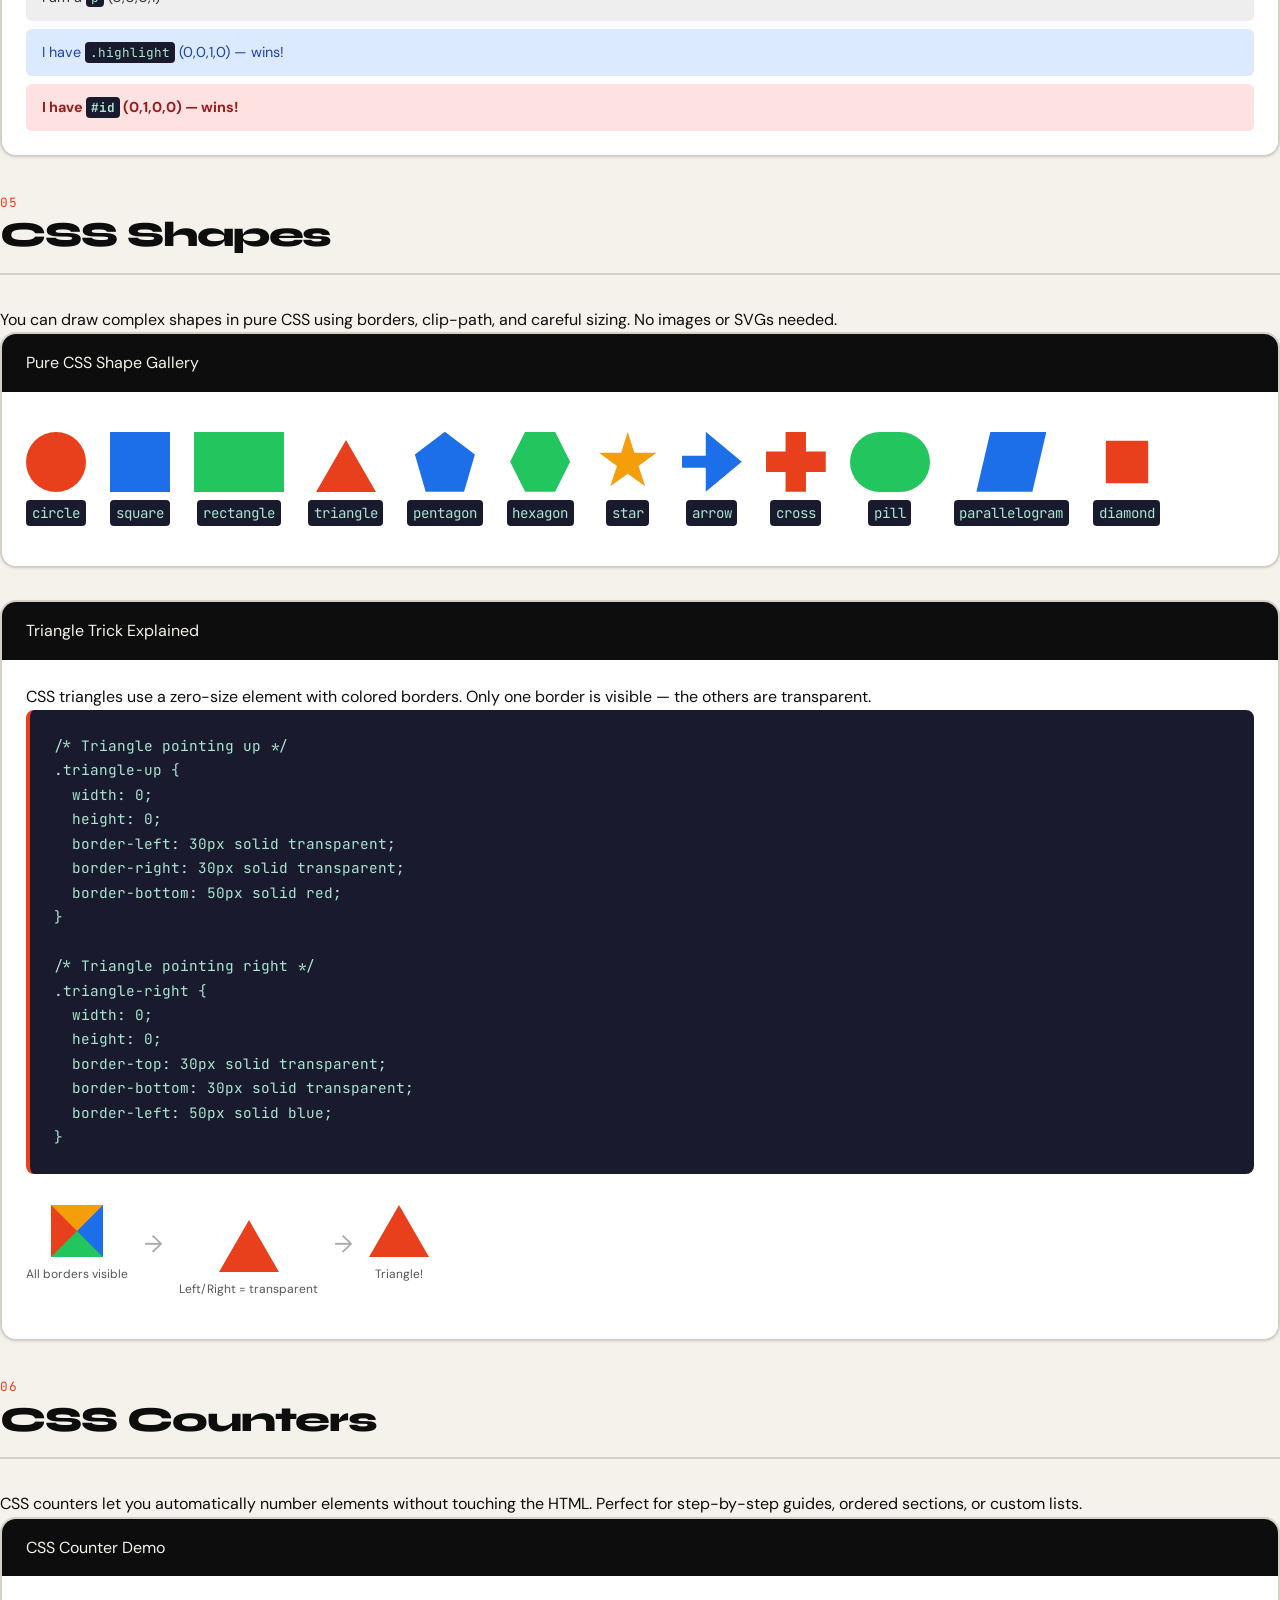
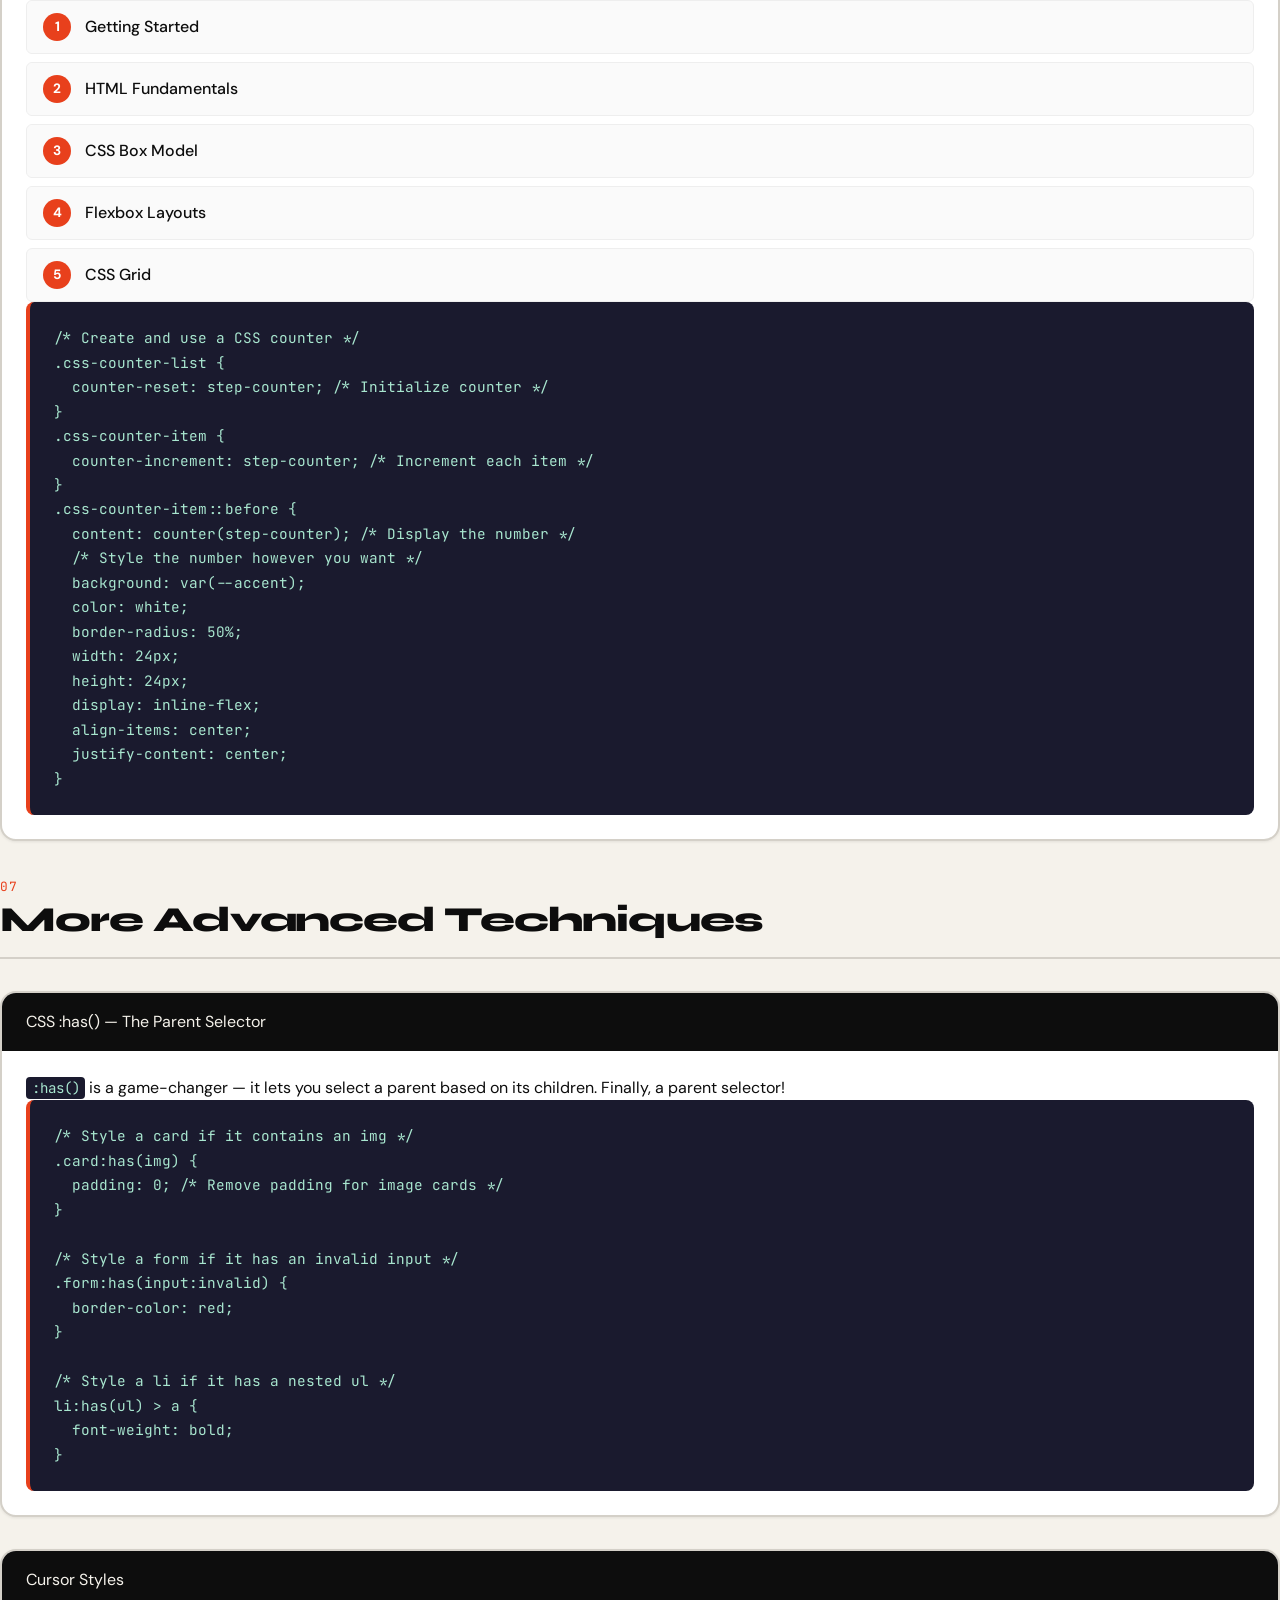
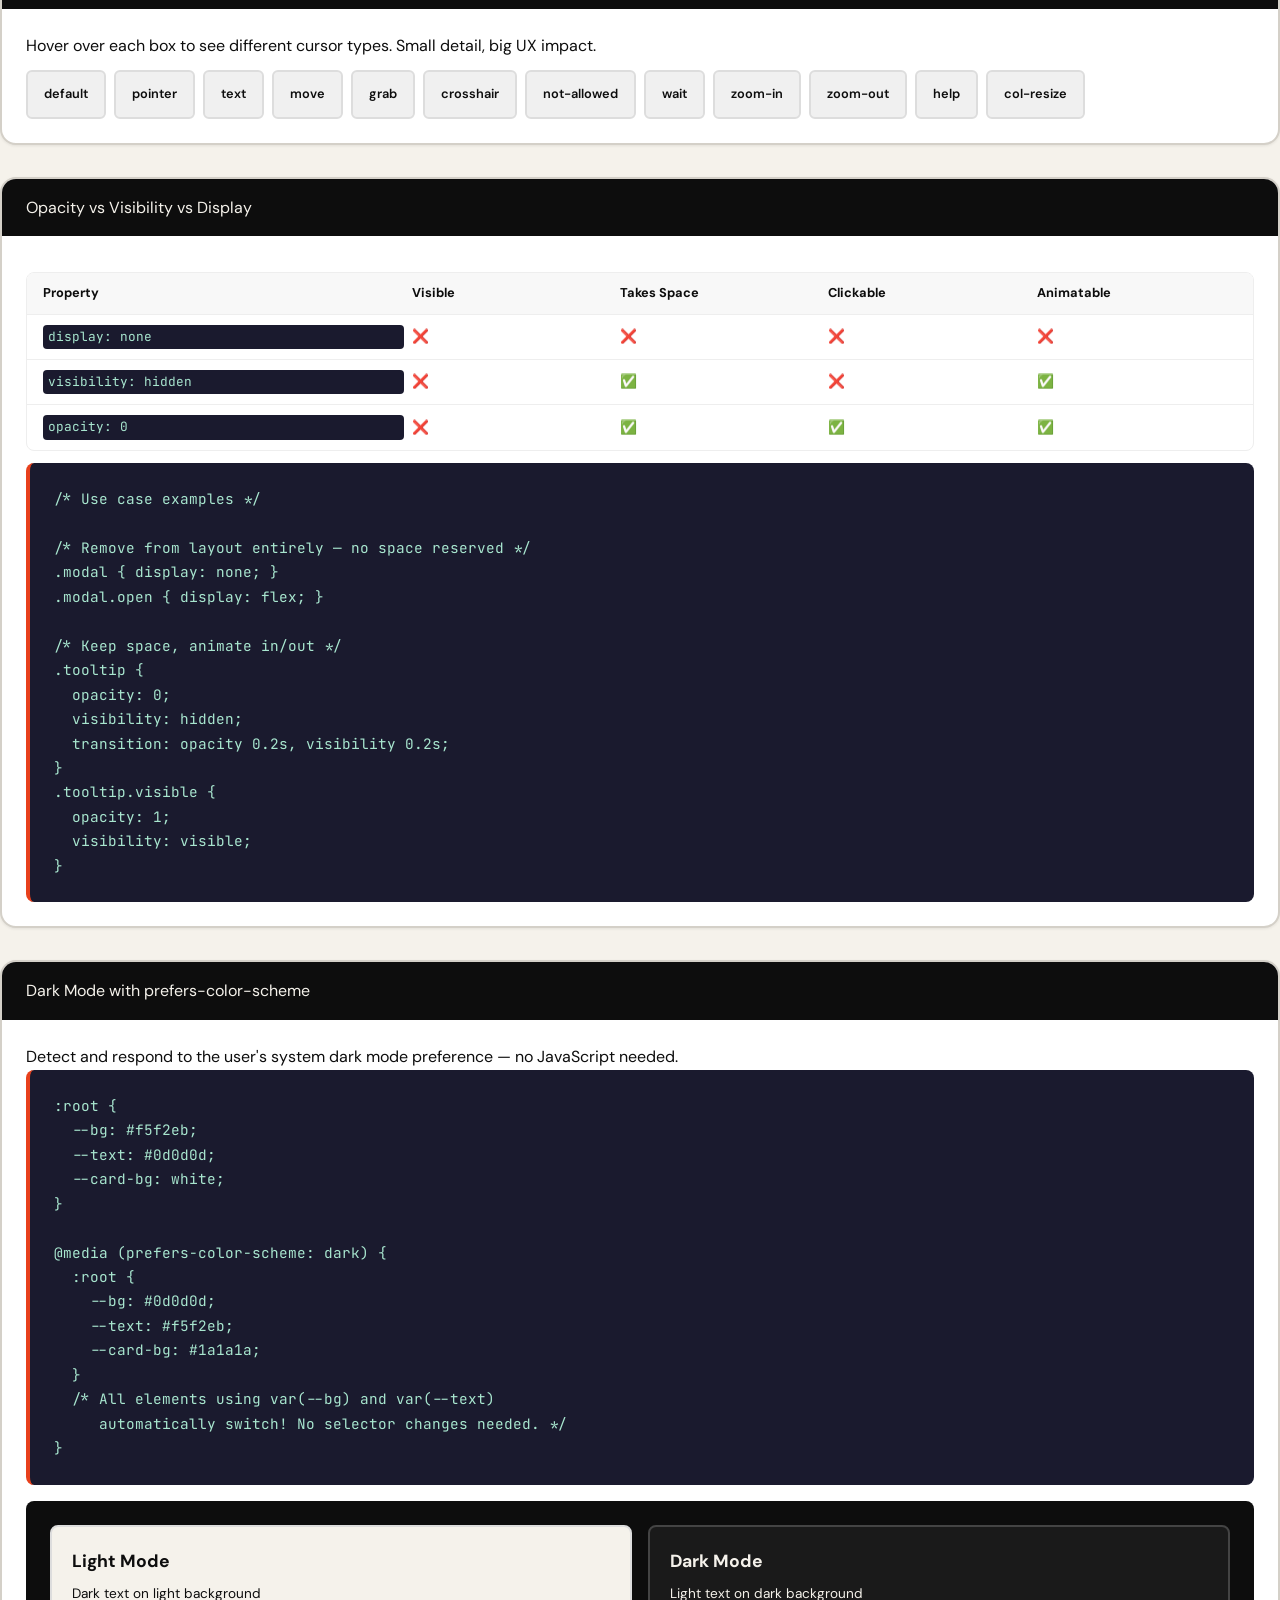
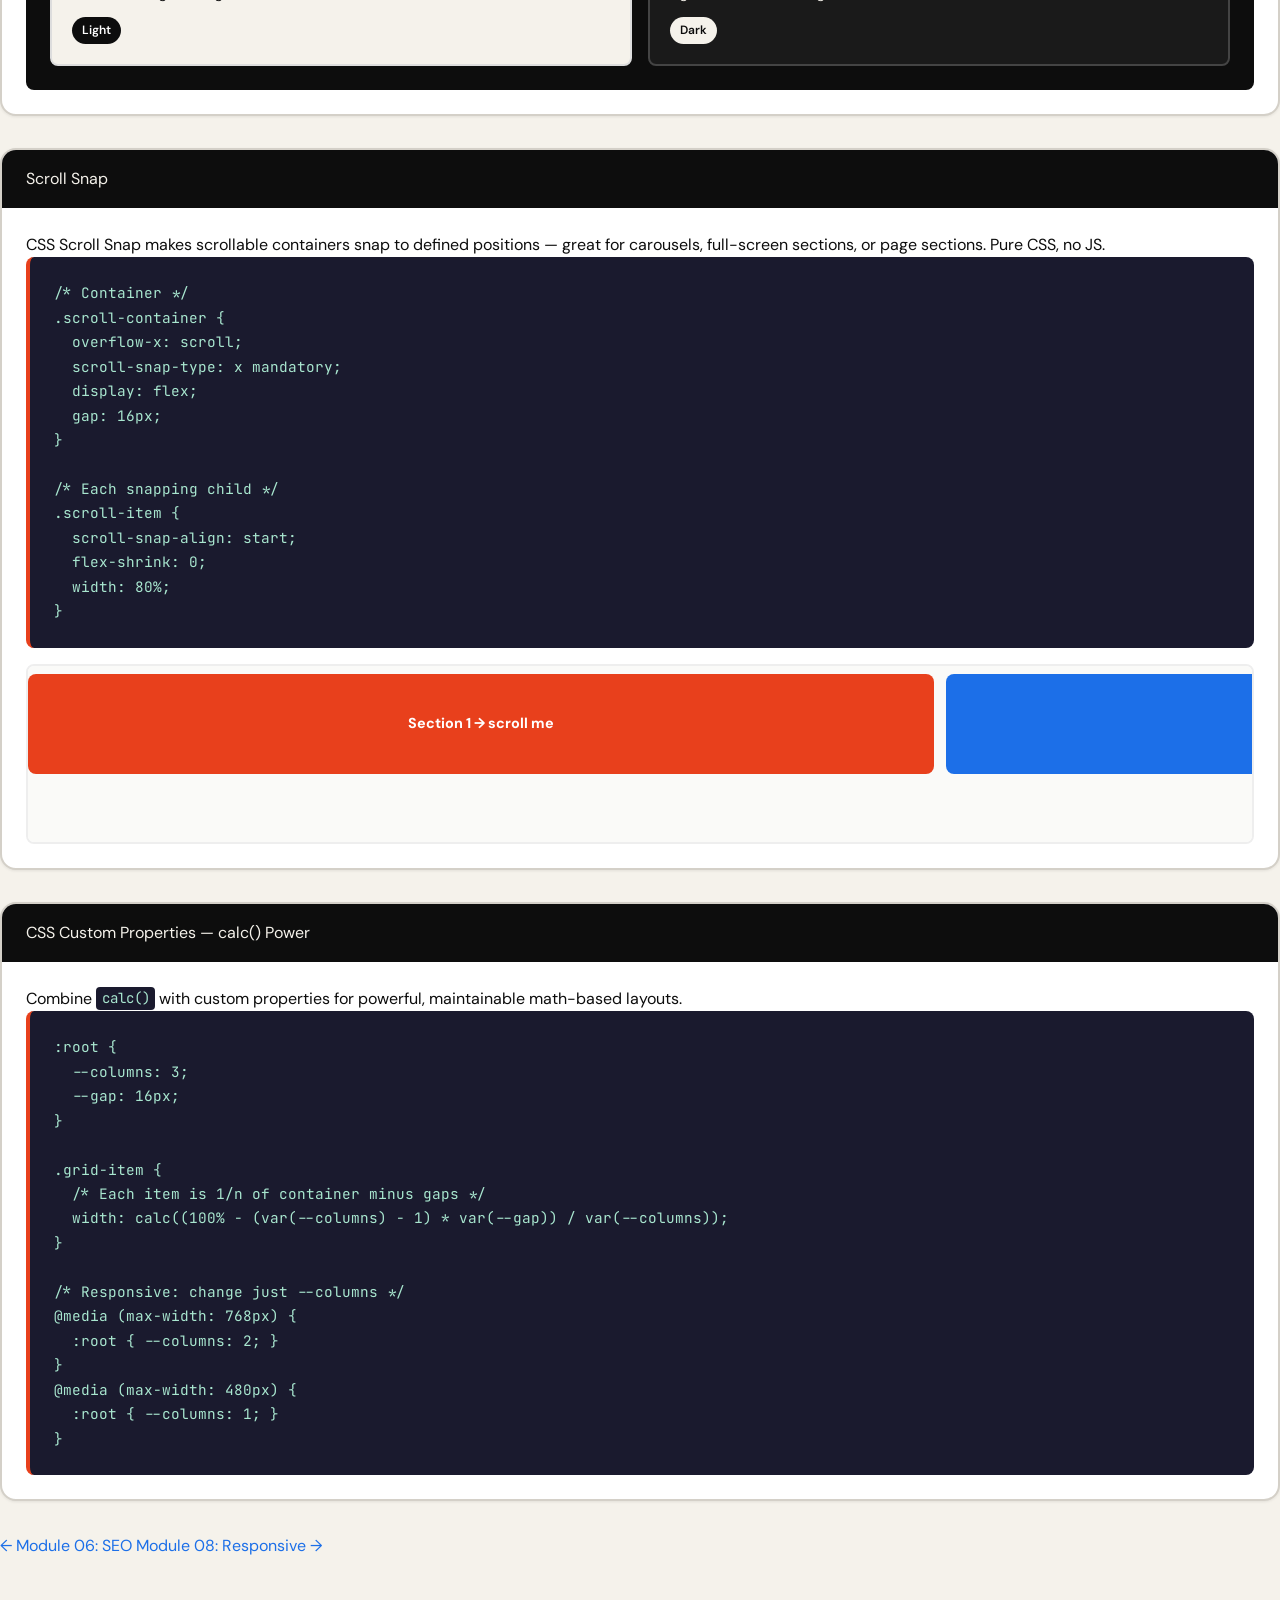
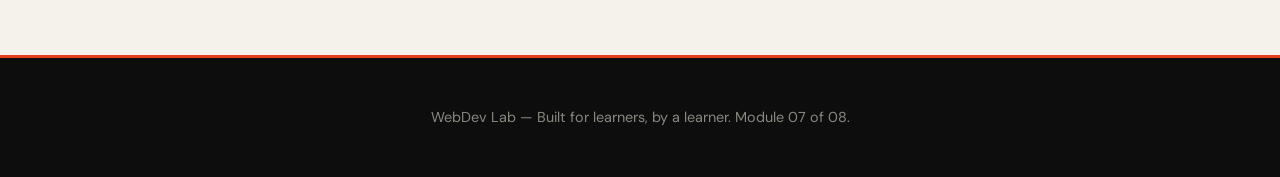
<file: pages/07-advanced.html>
<!DOCTYPE html>
<html lang="en">
<head>
  <meta charset="UTF-8">
  <meta name="viewport" content="width=device-width, initial-scale=1.0">
  <title>07 — Advanced CSS | WebDev Lab</title>
  <link rel="preconnect" href="https://fonts.googleapis.com">
  <link rel="preconnect" href="https://fonts.gstatic.com" crossorigin>
  <link href="https://fonts.googleapis.com/css2?family=Syne:wght@400;600;700;800&family=DM+Sans:ital,wght@0,300;0,400;0,500;0,600;1,400&family=JetBrains+Mono:wght@400;500&display=swap" rel="stylesheet">
  <link rel="stylesheet" href="../css/reset.css">
  <link rel="stylesheet" href="../css/layout.css">
  <link rel="stylesheet" href="../css/labs.css">
</head>
<body>

  <nav class="site-nav">
    <a href="../index.html" class="nav-logo">WebDev<span>Lab</span></a>
    <div class="nav-links">
      <a href="01-typography.html">Typography</a>
      <a href="02-boxmodel.html">Box Model</a>
      <a href="03-layouts.html">Layouts</a>
      <a href="04-media.html">Media</a>
      <a href="05-animations.html">Animations</a>
      <a href="06-seo.html">SEO</a>
      <a href="07-advanced.html" class="active">Advanced</a>
      <a href="08-responsive.html">Responsive</a>
    </div>
  </nav>

  <header class="page-hero">
    <div class="breadcrumb"><a href="../index.html">Home</a> / <span>Module 07</span></div>
    <div class="hero-label">Module 07</div>
    <h1>Advanced <em>CSS</em></h1>
    <p>CSS custom properties, pseudo-elements, specificity wars, CSS shapes, counters, scroll effects, and dark mode — the techniques that separate junior devs from seniors.</p>
  </header>

  <main class="page-content">

    <!-- ═══════════════════════════════════════════════
         SECTION 1: CSS CUSTOM PROPERTIES
    ═══════════════════════════════════════════════ -->
    <section class="content-section">
      <div class="section-header">
        <span class="section-num">01</span>
        <h2>CSS Custom Properties (Variables)</h2>
      </div>
      <p>CSS variables let you store values once and reuse them everywhere. Change one line to retheme your entire site. They cascade and inherit just like other CSS properties.</p>

      <div class="lab-card">
        <div class="lab-card-header">Declaring and Using Variables</div>
        <div class="lab-card-body">
          <div class="code-block">
<pre><code>/* Declare in :root to make globally available */
:root {
  --primary: #e8401c;
  --secondary: #1c6fe8;
  --text: #0d0d0d;
  --bg: #f5f2eb;
  --space-sm: 8px;
  --space-md: 16px;
  --space-lg: 32px;
  --radius: 8px;
  --font-body: 'DM Sans', sans-serif;
}

/* Use with var() */
.card {
  background: var(--bg);
  color: var(--text);
  padding: var(--space-md);
  border-radius: var(--radius);
}

/* var() fallback (if variable isn't defined) */
.button {
  background: var(--accent, #333); /* #333 is fallback */
}</code></pre>
          </div>
        </div>
      </div>

      <div class="lab-card">
        <div class="lab-card-header">✏️ Practice — Live Theme Switch</div>
        <div class="lab-card-body practice-zone">
          <p>Change the <code>--cssvar-accent</code> value in <code>labs.css</code> to any color. Watch both the card and the button update instantly — that's the power of CSS variables.</p>
          <div class="output-zone">
            <div class="cssvar-demo">
              <div class="cssvar-card">
                <h3>Theme Card</h3>
                <p>My border and button background both use <code>--cssvar-accent</code>.</p>
                <div class="cssvar-btn">Themed Button</div>
              </div>
            </div>
          </div>
          <div class="code-block">
<pre><code>/* In labs.css — find this block */
.cssvar-demo {
  --cssvar-accent: #e8401c; /* ← Change to any color! */
}
.cssvar-card {
  border: 3px solid var(--cssvar-accent);
}
.cssvar-btn {
  background: var(--cssvar-accent);
}</code></pre>
          </div>
        </div>
      </div>

      <div class="lab-card">
        <div class="lab-card-header">Local Scope — Override Per Component</div>
        <div class="lab-card-body">
          <p>Variables can be redefined within a component, overriding the global value just for that subtree.</p>
          <div class="code-block">
<pre><code>:root { --card-border: #ddd; }

/* Override locally */
.danger-card {
  --card-border: #e8401c; /* Only applies inside .danger-card */
}
.card {
  border: 2px solid var(--card-border);
}</code></pre>
          </div>
          <div class="local-scope-demo">
            <div class="scope-card scope-default">Default Card</div>
            <div class="scope-card scope-danger">Danger Card</div>
            <div class="scope-card scope-success">Success Card</div>
          </div>
        </div>
      </div>

    </section>

    <!-- ═══════════════════════════════════════════════
         SECTION 2: PSEUDO-CLASSES
    ═══════════════════════════════════════════════ -->
    <section class="content-section">
      <div class="section-header">
        <span class="section-num">02</span>
        <h2>Pseudo-Classes</h2>
      </div>
      <p>Pseudo-classes select elements based on state or position — not just their HTML attributes. The colon syntax: <code>:pseudo-class</code>.</p>

      <div class="lab-card">
        <div class="lab-card-header">State Pseudo-Classes</div>
        <div class="lab-card-body">
          <div class="pseudo-state-grid">
            <div class="ps-item">
              <code>:hover</code>
              <div class="ps-demo ps-hover-demo">Hover me</div>
            </div>
            <div class="ps-item">
              <code>:focus</code>
              <div class="ps-demo ps-focus-demo"><input type="text" placeholder="Click to focus"></div>
            </div>
            <div class="ps-item">
              <code>:active</code>
              <div class="ps-demo ps-active-demo">Click &amp; hold</div>
            </div>
            <div class="ps-item">
              <code>:visited</code>
              <div class="ps-demo"><a href="#" class="ps-visited-demo">Visited link</a></div>
            </div>
            <div class="ps-item">
              <code>:disabled</code>
              <div class="ps-demo"><button disabled class="ps-disabled-demo">Disabled</button></div>
            </div>
            <div class="ps-item">
              <code>:checked</code>
              <div class="ps-demo"><label><input type="checkbox" class="ps-checked-demo"> Check me</label></div>
            </div>
            <div class="ps-item">
              <code>:placeholder-shown</code>
              <div class="ps-demo"><input type="text" placeholder="Has placeholder" class="ps-placeholder-demo"></div>
            </div>
            <div class="ps-item">
              <code>:empty</code>
              <div class="ps-demo ps-empty-target"><div class="ps-empty-demo"></div></div>
            </div>
          </div>
        </div>
      </div>

      <div class="lab-card">
        <div class="lab-card-header">Structural Pseudo-Classes</div>
        <div class="lab-card-body">
          <p>Select elements based on their position among siblings.</p>
          <div class="structural-demo">
            <div class="sd-item sd-first-child">first-child</div>
            <div class="sd-item">2nd</div>
            <div class="sd-item sd-nth-child">3rd (nth-child(3))</div>
            <div class="sd-item sd-even">4th (nth-child(even))</div>
            <div class="sd-item">5th</div>
            <div class="sd-item sd-even">6th (nth-child(even))</div>
            <div class="sd-item sd-nth-child">7th (nth-child(3n+1))</div>
            <div class="sd-item">8th</div>
            <div class="sd-item">9th</div>
            <div class="sd-item sd-last-child">last-child</div>
          </div>
          <div class="code-block">
<pre><code>li:first-child   { /* first item */ }
li:last-child    { /* last item */ }
li:nth-child(2)  { /* exactly 2nd item */ }
li:nth-child(even)   { /* 2, 4, 6, 8... */ }
li:nth-child(odd)    { /* 1, 3, 5, 7... */ }
li:nth-child(3n)     { /* every 3rd */ }
li:nth-child(3n+1)   { /* 1st, 4th, 7th, 10th... */ }
li:not(.disabled)    { /* all except .disabled */ }
li:not(:last-child)  { /* all except last */ }</code></pre>
          </div>
        </div>
      </div>

    </section>

    <!-- ═══════════════════════════════════════════════
         SECTION 3: PSEUDO-ELEMENTS
    ═══════════════════════════════════════════════ -->
    <section class="content-section">
      <div class="section-header">
        <span class="section-num">03</span>
        <h2>Pseudo-Elements — ::before &amp; ::after</h2>
      </div>
      <p>Pseudo-elements (<code>::before</code>, <code>::after</code>) insert virtual elements into the DOM via CSS, without adding extra HTML. They must have <code>content: ""</code> to render.</p>

      <div class="lab-card">
        <div class="lab-card-header">::before and ::after Techniques</div>
        <div class="lab-card-body">
          <div class="pseudo-gallery">
            <div class="pseudo-demo-item">
              <div class="pe-decorative-quote">"The best way to learn is by doing."</div>
              <code>::before for decorative quote mark</code>
            </div>
            <div class="pseudo-demo-item">
              <div class="pe-badge">New Feature</div>
              <code>::after for tooltip/badge</code>
            </div>
            <div class="pseudo-demo-item">
              <div class="pe-underline-link"><a href="#">Hover this link</a></div>
              <code>::after for animated underline</code>
            </div>
            <div class="pseudo-demo-item">
              <div class="pe-overlay-card">
                <div class="pe-overlay-image"></div>
                <span>Hover for overlay</span>
              </div>
              <code>::before for image overlay</code>
            </div>
            <div class="pseudo-demo-item">
              <div class="pe-required-label">Email Address</div>
              <code>::after for required asterisk</code>
            </div>
            <div class="pseudo-demo-item">
              <div class="pe-tag-left">New</div>
              <code>::before for ribbon/tag</code>
            </div>
          </div>
        </div>
      </div>

      <div class="lab-card">
        <div class="lab-card-header">✏️ Practice — Add a Decorative ::before</div>
        <div class="lab-card-body practice-zone">
          <p>Add a left-border accent to <code>.practice-pseudo-card</code> using <code>::before</code> in <code>labs.css</code>.</p>
          <div class="output-zone">
            <div class="practice-pseudo-card">
              This card should have a colored accent bar on the left. Add it with ::before!
            </div>
          </div>
          <div class="code-block">
<pre><code>.practice-pseudo-card {
  position: relative;
  padding: 16px 16px 16px 24px;
  background: #f9f9f9;
  /* We need position: relative so ::before can be absolute */
}
.practice-pseudo-card::before {
  content: ""; /* ← Required! Even if empty */
  position: absolute;
  left: 0;
  top: 0;
  bottom: 0;
  width: 4px; /* ← Try changing the width */
  background: var(--accent); /* ← Try changing the color */
}</code></pre>
          </div>
        </div>
      </div>

    </section>

    <!-- ═══════════════════════════════════════════════
         SECTION 4: CSS SPECIFICITY
    ═══════════════════════════════════════════════ -->
    <section class="content-section">
      <div class="section-header">
        <span class="section-num">04</span>
        <h2>CSS Specificity</h2>
      </div>
      <p>When multiple CSS rules target the same element, the browser needs to decide which one wins. That's specificity — a numeric score calculated from your selector.</p>

      <div class="lab-card">
        <div class="lab-card-header">Specificity Score Chart</div>
        <div class="lab-card-body">
          <div class="specificity-chart">
            <div class="spec-row">
              <div class="spec-score">0,0,0,1</div>
              <div class="spec-selector"><code>p</code> <code>div</code> <code>span</code></div>
              <div class="spec-type">Element / Pseudo-element</div>
              <div class="spec-bar" style="width: 5%"></div>
            </div>
            <div class="spec-row">
              <div class="spec-score">0,0,1,0</div>
              <div class="spec-selector"><code>.class</code> <code>[attr]</code> <code>:hover</code></div>
              <div class="spec-type">Class / Attribute / Pseudo-class</div>
              <div class="spec-bar" style="width: 25%"></div>
            </div>
            <div class="spec-row">
              <div class="spec-score">0,1,0,0</div>
              <div class="spec-selector"><code>#id</code></div>
              <div class="spec-type">ID selector</div>
              <div class="spec-bar" style="width: 55%"></div>
            </div>
            <div class="spec-row">
              <div class="spec-score">1,0,0,0</div>
              <div class="spec-selector"><code>style=""</code></div>
              <div class="spec-type">Inline style</div>
              <div class="spec-bar" style="width: 80%"></div>
            </div>
            <div class="spec-row">
              <div class="spec-score">∞</div>
              <div class="spec-selector"><code>!important</code></div>
              <div class="spec-type">Nuclear option — overrides everything</div>
              <div class="spec-bar spec-bar-danger" style="width: 100%"></div>
            </div>
          </div>
        </div>
      </div>

      <div class="lab-card">
        <div class="lab-card-header">Specificity in Practice</div>
        <div class="lab-card-body">
          <div class="code-block">
<pre><code>/* Specificity: 0,0,0,1 — element */
p { color: black; }

/* Specificity: 0,0,1,0 — class */
.highlight { color: blue; }

/* Specificity: 0,0,1,1 — class + element */
p.highlight { color: green; }

/* Specificity: 0,1,0,0 — ID */
#special { color: red; }

/* 0,1,1,1 — ID + class + element */
#special p.highlight { color: purple; }

/* The box below: which rule wins? */</code></pre>
          </div>
          <div class="specificity-battle">
            <div class="spec-battle-box sb-element">
              I am a <code>p</code> (0,0,0,1)
            </div>
            <div class="spec-battle-box sb-class highlight-spec">
              I have <code>.highlight</code> (0,0,1,0) — wins!
            </div>
            <div class="spec-battle-box sb-id" id="spec-id-demo">
              I have <code>#id</code> (0,1,0,0) — wins!
            </div>
          </div>
        </div>
      </div>

    </section>

    <!-- ═══════════════════════════════════════════════
         SECTION 5: CSS SHAPES
    ═══════════════════════════════════════════════ -->
    <section class="content-section">
      <div class="section-header">
        <span class="section-num">05</span>
        <h2>CSS Shapes</h2>
      </div>
      <p>You can draw complex shapes in pure CSS using borders, clip-path, and careful sizing. No images or SVGs needed.</p>

      <div class="lab-card">
        <div class="lab-card-header">Pure CSS Shape Gallery</div>
        <div class="lab-card-body">
          <div class="shapes-gallery">
            <div class="shape-item">
              <div class="shape-demo shape-circle"></div>
              <code>circle</code>
            </div>
            <div class="shape-item">
              <div class="shape-demo shape-square"></div>
              <code>square</code>
            </div>
            <div class="shape-item">
              <div class="shape-demo shape-rect"></div>
              <code>rectangle</code>
            </div>
            <div class="shape-item">
              <div class="shape-demo shape-triangle"></div>
              <code>triangle</code>
            </div>
            <div class="shape-item">
              <div class="shape-demo shape-pentagon"></div>
              <code>pentagon</code>
            </div>
            <div class="shape-item">
              <div class="shape-demo shape-hexagon"></div>
              <code>hexagon</code>
            </div>
            <div class="shape-item">
              <div class="shape-demo shape-star"></div>
              <code>star</code>
            </div>
            <div class="shape-item">
              <div class="shape-demo shape-arrow"></div>
              <code>arrow</code>
            </div>
            <div class="shape-item">
              <div class="shape-demo shape-cross"></div>
              <code>cross</code>
            </div>
            <div class="shape-item">
              <div class="shape-demo shape-pill"></div>
              <code>pill</code>
            </div>
            <div class="shape-item">
              <div class="shape-demo shape-parallelogram"></div>
              <code>parallelogram</code>
            </div>
            <div class="shape-item">
              <div class="shape-demo shape-diamond"></div>
              <code>diamond</code>
            </div>
          </div>
        </div>
      </div>

      <div class="lab-card">
        <div class="lab-card-header">Triangle Trick Explained</div>
        <div class="lab-card-body">
          <p>CSS triangles use a zero-size element with colored borders. Only one border is visible — the others are transparent.</p>
          <div class="code-block">
<pre><code>/* Triangle pointing up */
.triangle-up {
  width: 0;
  height: 0;
  border-left: 30px solid transparent;
  border-right: 30px solid transparent;
  border-bottom: 50px solid red;
}

/* Triangle pointing right */
.triangle-right {
  width: 0;
  height: 0;
  border-top: 30px solid transparent;
  border-bottom: 30px solid transparent;
  border-left: 50px solid blue;
}</code></pre>
          </div>
          <div class="triangle-explainer">
            <div class="tri-explain-step">
              <div class="tri-all-colored"></div>
              <span>All borders visible</span>
            </div>
            <div class="tri-explain-arrow">→</div>
            <div class="tri-explain-step">
              <div class="tri-two-transparent"></div>
              <span>Left/Right = transparent</span>
            </div>
            <div class="tri-explain-arrow">→</div>
            <div class="tri-explain-step">
              <div class="shape-triangle"></div>
              <span>Triangle!</span>
            </div>
          </div>
        </div>
      </div>

    </section>

    <!-- ═══════════════════════════════════════════════
         SECTION 6: CSS COUNTERS
    ═══════════════════════════════════════════════ -->
    <section class="content-section">
      <div class="section-header">
        <span class="section-num">06</span>
        <h2>CSS Counters</h2>
      </div>
      <p>CSS counters let you automatically number elements without touching the HTML. Perfect for step-by-step guides, ordered sections, or custom lists.</p>

      <div class="lab-card">
        <div class="lab-card-header">CSS Counter Demo</div>
        <div class="lab-card-body">
          <div class="css-counter-list">
            <div class="css-counter-item">Getting Started</div>
            <div class="css-counter-item">HTML Fundamentals</div>
            <div class="css-counter-item">CSS Box Model</div>
            <div class="css-counter-item">Flexbox Layouts</div>
            <div class="css-counter-item">CSS Grid</div>
          </div>
          <div class="code-block">
<pre><code>/* Create and use a CSS counter */
.css-counter-list {
  counter-reset: step-counter; /* Initialize counter */
}
.css-counter-item {
  counter-increment: step-counter; /* Increment each item */
}
.css-counter-item::before {
  content: counter(step-counter); /* Display the number */
  /* Style the number however you want */
  background: var(--accent);
  color: white;
  border-radius: 50%;
  width: 24px;
  height: 24px;
  display: inline-flex;
  align-items: center;
  justify-content: center;
}</code></pre>
          </div>
        </div>
      </div>

    </section>

    <!-- ═══════════════════════════════════════════════
         SECTION 7: ADVANCED TOPICS
    ═══════════════════════════════════════════════ -->
    <section class="content-section">
      <div class="section-header">
        <span class="section-num">07</span>
        <h2>More Advanced Techniques</h2>
      </div>

      <div class="lab-card">
        <div class="lab-card-header">CSS :has() — The Parent Selector</div>
        <div class="lab-card-body">
          <p><code>:has()</code> is a game-changer — it lets you select a parent based on its children. Finally, a parent selector!</p>
          <div class="code-block">
<pre><code>/* Style a card if it contains an img */
.card:has(img) {
  padding: 0; /* Remove padding for image cards */
}

/* Style a form if it has an invalid input */
.form:has(input:invalid) {
  border-color: red;
}

/* Style a li if it has a nested ul */
li:has(ul) > a {
  font-weight: bold;
}</code></pre>
          </div>
        </div>
      </div>

      <div class="lab-card">
        <div class="lab-card-header">Cursor Styles</div>
        <div class="lab-card-body">
          <p>Hover over each box to see different cursor types. Small detail, big UX impact.</p>
          <div class="cursor-grid">
            <div class="cursor-demo cursor-default">default</div>
            <div class="cursor-demo cursor-pointer">pointer</div>
            <div class="cursor-demo cursor-text">text</div>
            <div class="cursor-demo cursor-move">move</div>
            <div class="cursor-demo cursor-grab">grab</div>
            <div class="cursor-demo cursor-crosshair">crosshair</div>
            <div class="cursor-demo cursor-not-allowed">not-allowed</div>
            <div class="cursor-demo cursor-wait">wait</div>
            <div class="cursor-demo cursor-zoom-in">zoom-in</div>
            <div class="cursor-demo cursor-zoom-out">zoom-out</div>
            <div class="cursor-demo cursor-help">help</div>
            <div class="cursor-demo cursor-col-resize">col-resize</div>
          </div>
        </div>
      </div>

      <div class="lab-card">
        <div class="lab-card-header">Opacity vs Visibility vs Display</div>
        <div class="lab-card-body">
          <div class="vis-compare-grid">
            <div class="vis-row vis-header">
              <span>Property</span><span>Visible</span><span>Takes Space</span><span>Clickable</span><span>Animatable</span>
            </div>
            <div class="vis-row">
              <code>display: none</code><span>❌</span><span>❌</span><span>❌</span><span>❌</span>
            </div>
            <div class="vis-row">
              <code>visibility: hidden</code><span>❌</span><span>✅</span><span>❌</span><span>✅</span>
            </div>
            <div class="vis-row">
              <code>opacity: 0</code><span>❌</span><span>✅</span><span>✅</span><span>✅</span>
            </div>
          </div>
          <div class="code-block">
<pre><code>/* Use case examples */

/* Remove from layout entirely — no space reserved */
.modal { display: none; }
.modal.open { display: flex; }

/* Keep space, animate in/out */
.tooltip {
  opacity: 0;
  visibility: hidden;
  transition: opacity 0.2s, visibility 0.2s;
}
.tooltip.visible {
  opacity: 1;
  visibility: visible;
}</code></pre>
          </div>
        </div>
      </div>

      <div class="lab-card">
        <div class="lab-card-header">Dark Mode with prefers-color-scheme</div>
        <div class="lab-card-body">
          <p>Detect and respond to the user's system dark mode preference — no JavaScript needed.</p>
          <div class="code-block">
<pre><code>:root {
  --bg: #f5f2eb;
  --text: #0d0d0d;
  --card-bg: white;
}

@media (prefers-color-scheme: dark) {
  :root {
    --bg: #0d0d0d;
    --text: #f5f2eb;
    --card-bg: #1a1a1a;
  }
  /* All elements using var(--bg) and var(--text)
     automatically switch! No selector changes needed. */
}</code></pre>
          </div>
          <div class="dark-mode-preview">
            <div class="dm-light-card">
              <strong>Light Mode</strong>
              <p>Dark text on light background</p>
              <div class="dm-badge">Light</div>
            </div>
            <div class="dm-dark-card">
              <strong>Dark Mode</strong>
              <p>Light text on dark background</p>
              <div class="dm-badge">Dark</div>
            </div>
          </div>
        </div>
      </div>

      <div class="lab-card">
        <div class="lab-card-header">Scroll Snap</div>
        <div class="lab-card-body">
          <p>CSS Scroll Snap makes scrollable containers snap to defined positions — great for carousels, full-screen sections, or page sections. Pure CSS, no JS.</p>
          <div class="code-block">
<pre><code>/* Container */
.scroll-container {
  overflow-x: scroll;
  scroll-snap-type: x mandatory;
  display: flex;
  gap: 16px;
}

/* Each snapping child */
.scroll-item {
  scroll-snap-align: start;
  flex-shrink: 0;
  width: 80%;
}</code></pre>
          </div>
          <div class="scroll-demo-container">
            <div class="scroll-demo-item si-1">Section 1 → scroll me</div>
            <div class="scroll-demo-item si-2">Section 2</div>
            <div class="scroll-demo-item si-3">Section 3</div>
            <div class="scroll-demo-item si-4">Section 4</div>
          </div>
        </div>
      </div>

      <div class="lab-card">
        <div class="lab-card-header">CSS Custom Properties — calc() Power</div>
        <div class="lab-card-body">
          <p>Combine <code>calc()</code> with custom properties for powerful, maintainable math-based layouts.</p>
          <div class="code-block">
<pre><code>:root {
  --columns: 3;
  --gap: 16px;
}

.grid-item {
  /* Each item is 1/n of container minus gaps */
  width: calc((100% - (var(--columns) - 1) * var(--gap)) / var(--columns));
}

/* Responsive: change just --columns */
@media (max-width: 768px) {
  :root { --columns: 2; }
}
@media (max-width: 480px) {
  :root { --columns: 1; }
}</code></pre>
          </div>
        </div>
      </div>

    </section>

    <!-- PREV / NEXT -->
    <div class="page-nav">
      <a href="06-seo.html" class="page-nav-btn prev">← Module 06: SEO</a>
      <a href="08-responsive.html" class="page-nav-btn next">Module 08: Responsive →</a>
    </div>

  </main>

  <footer class="site-footer">
    <p>WebDev Lab — Built for learners, by a learner. Module 07 of 08.</p>
  </footer>

</body>
</html>
</file>
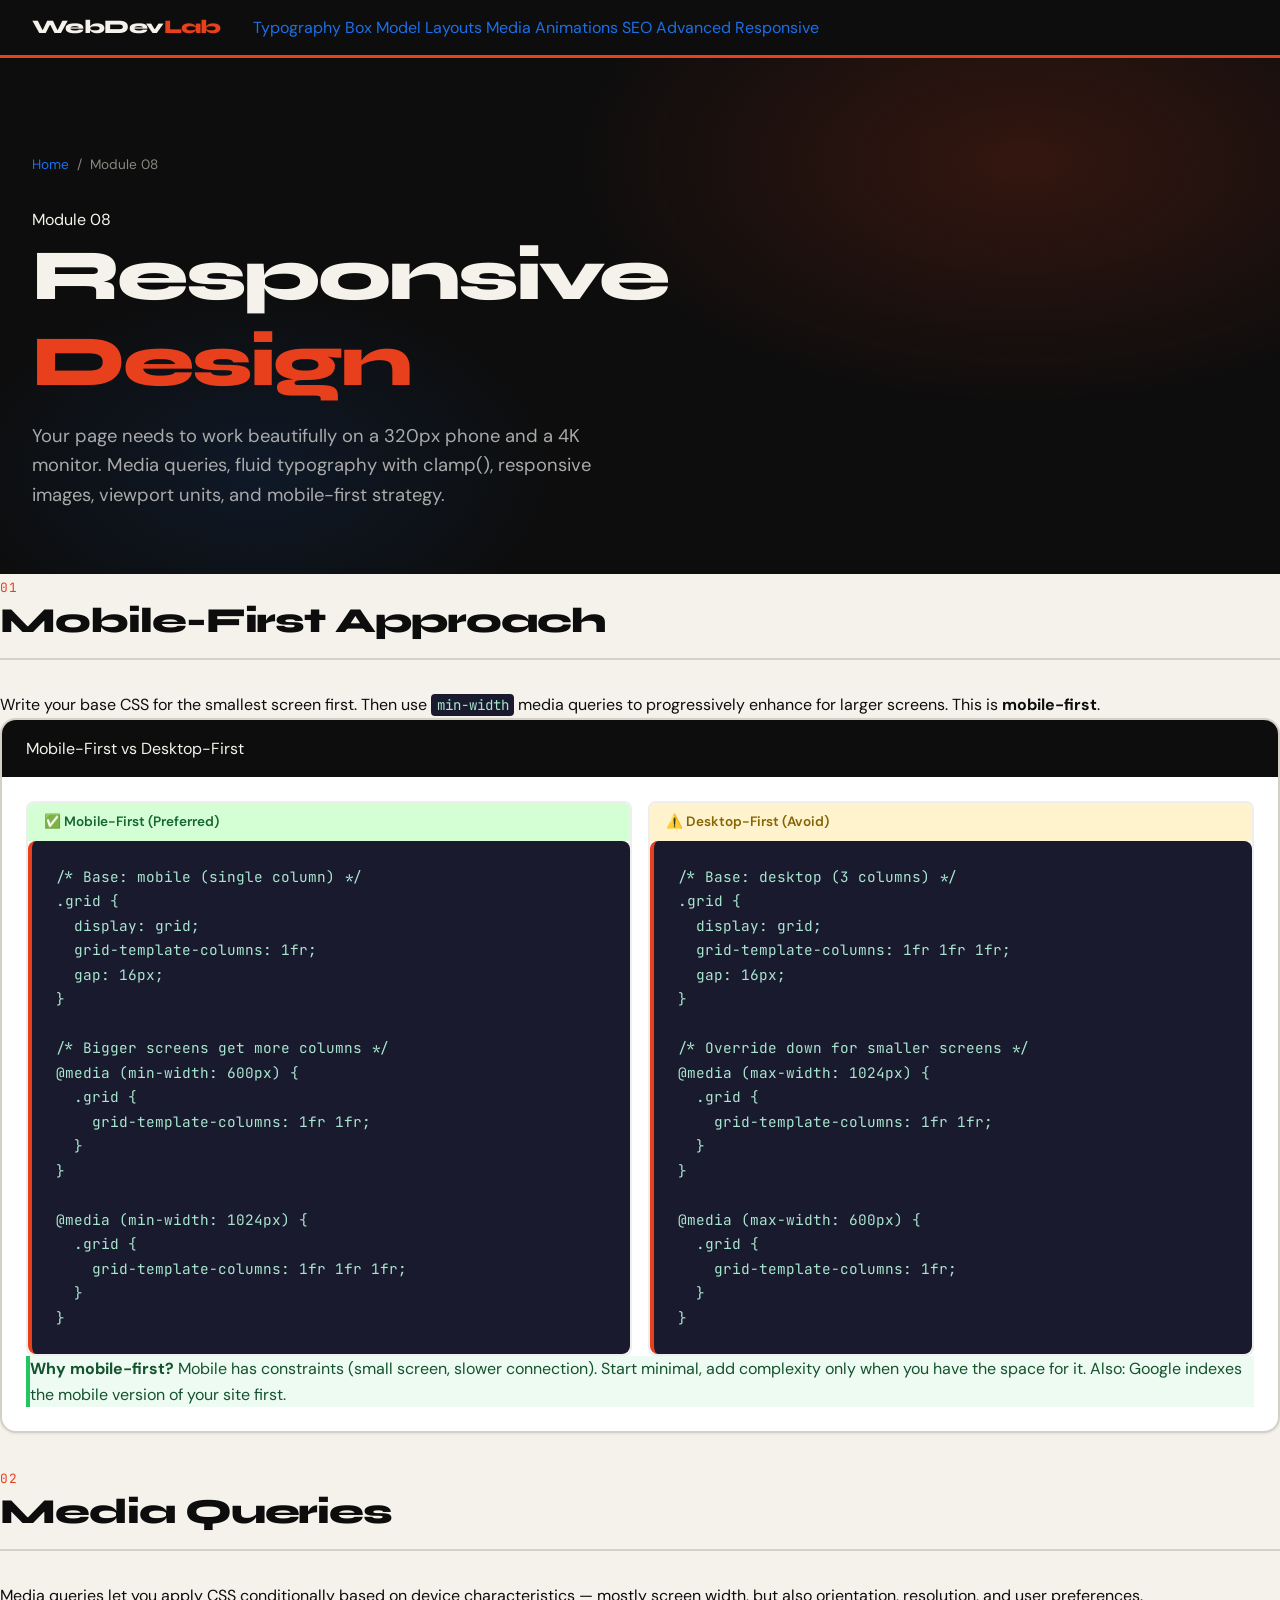
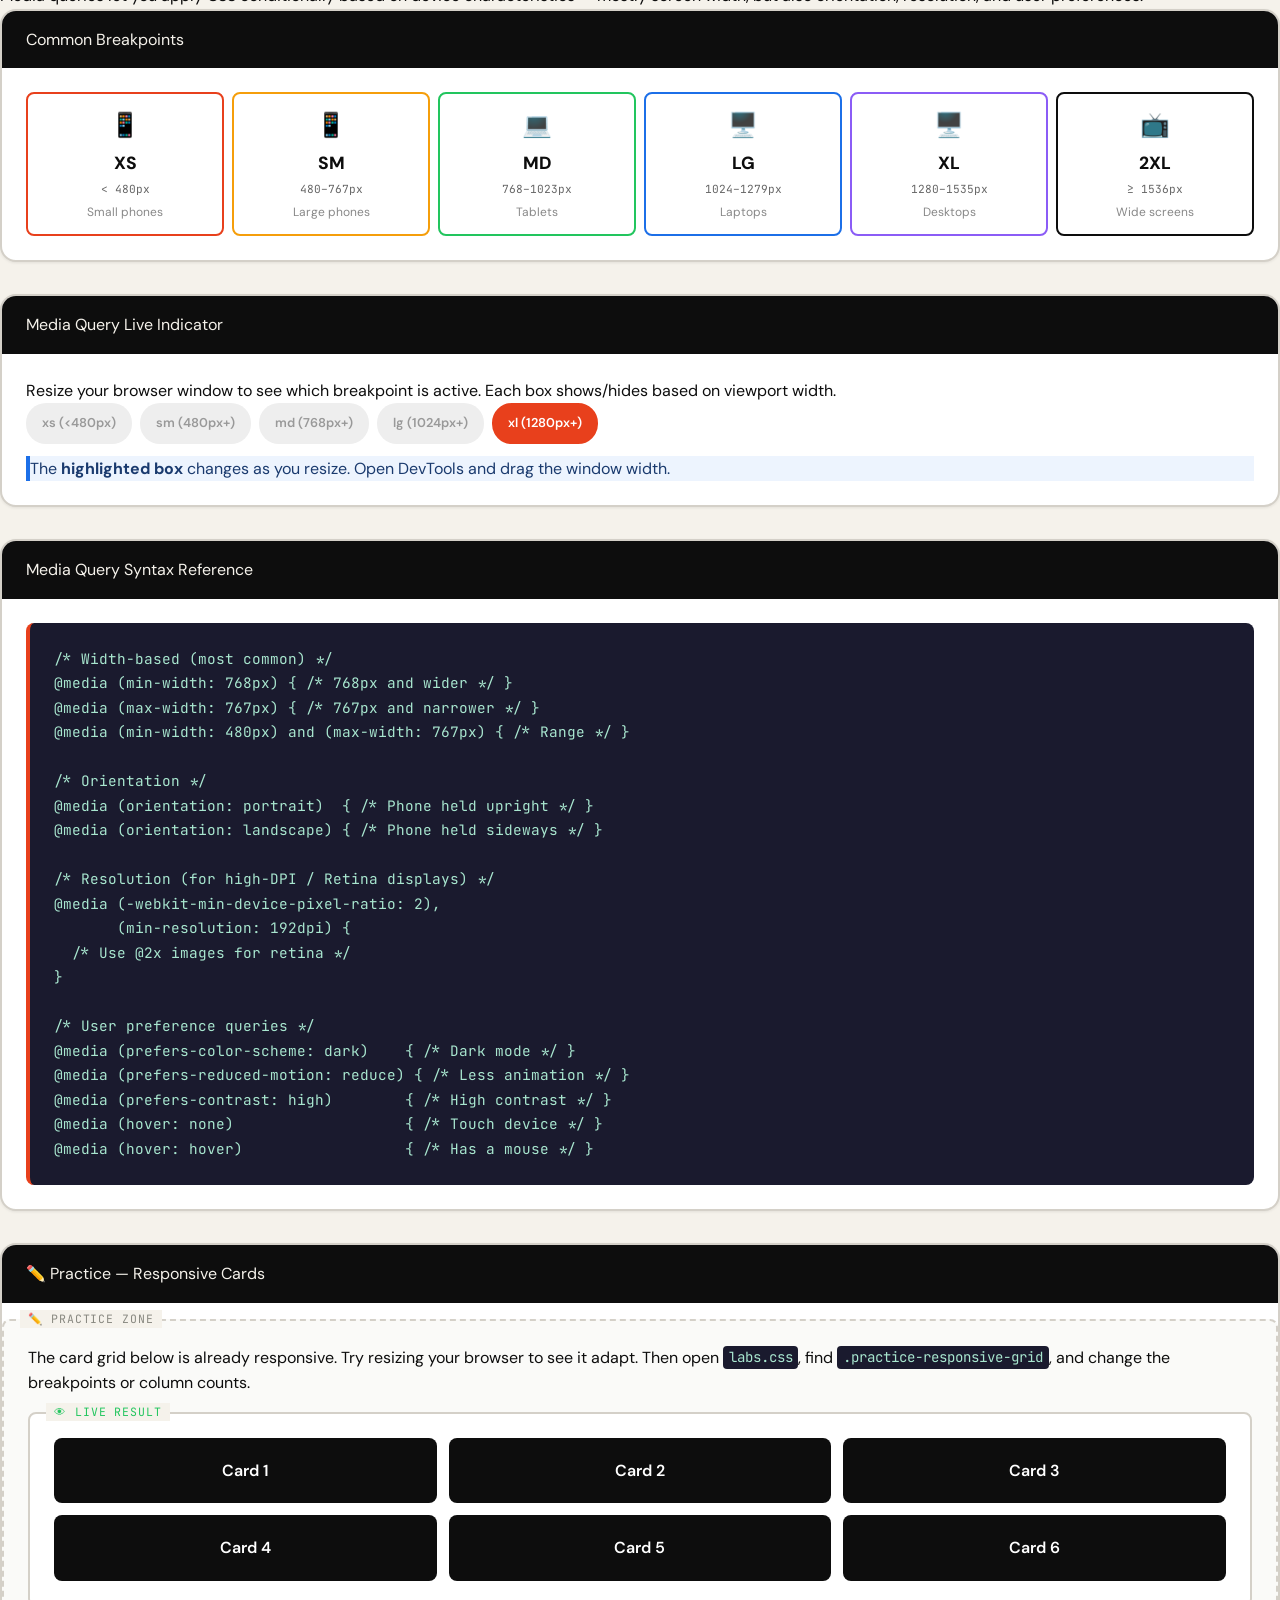
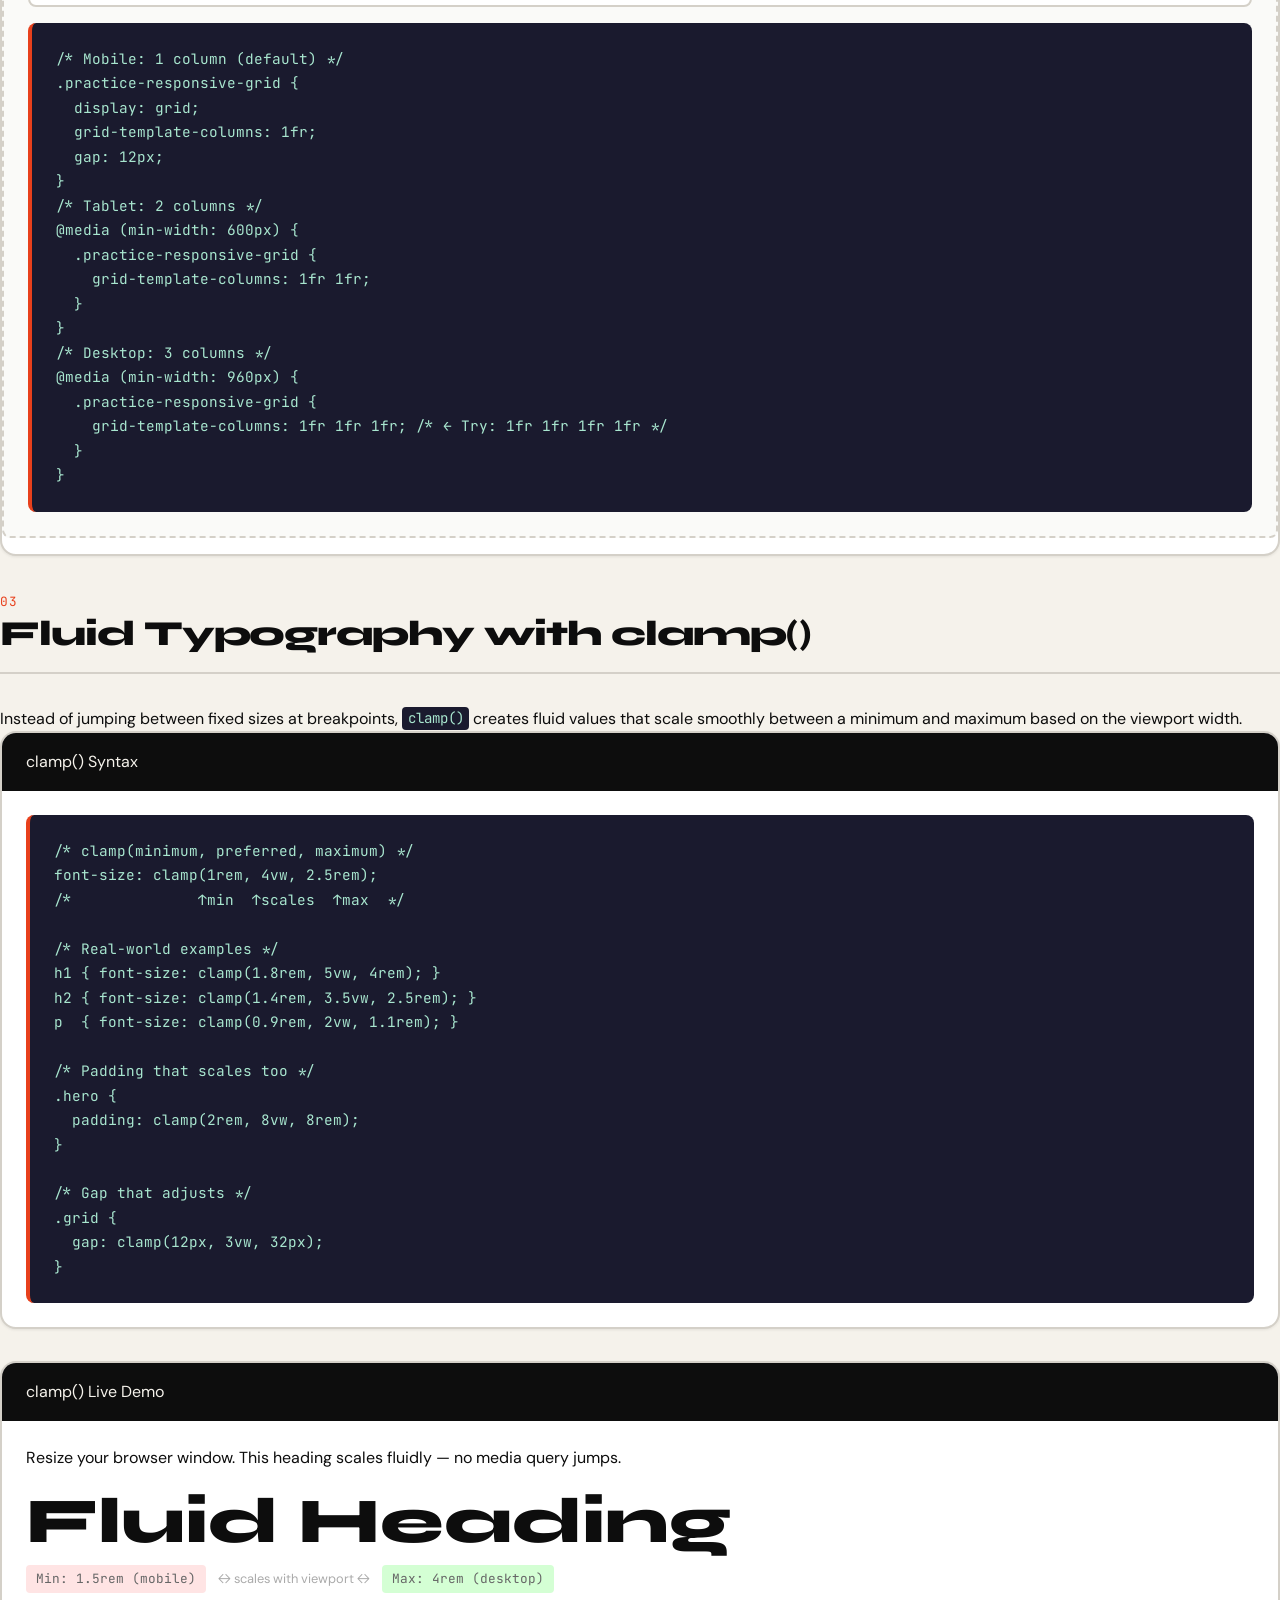
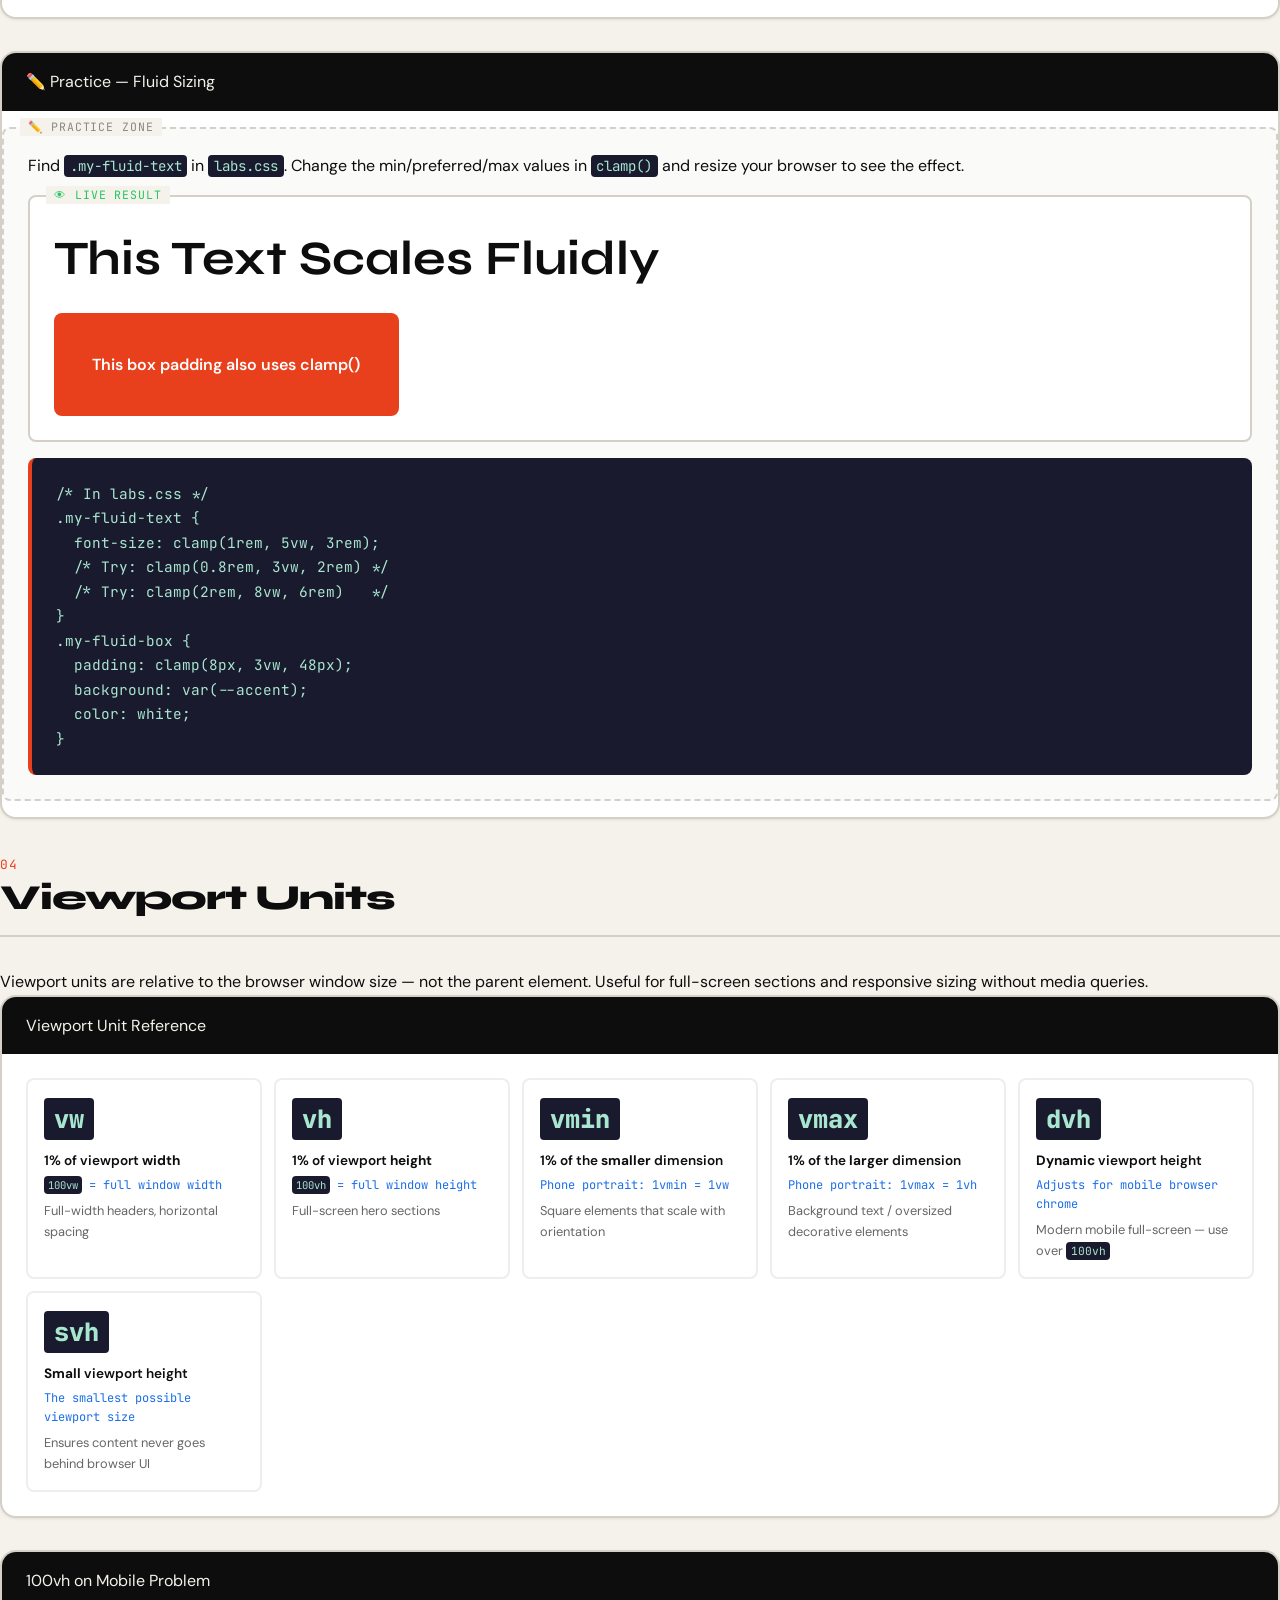
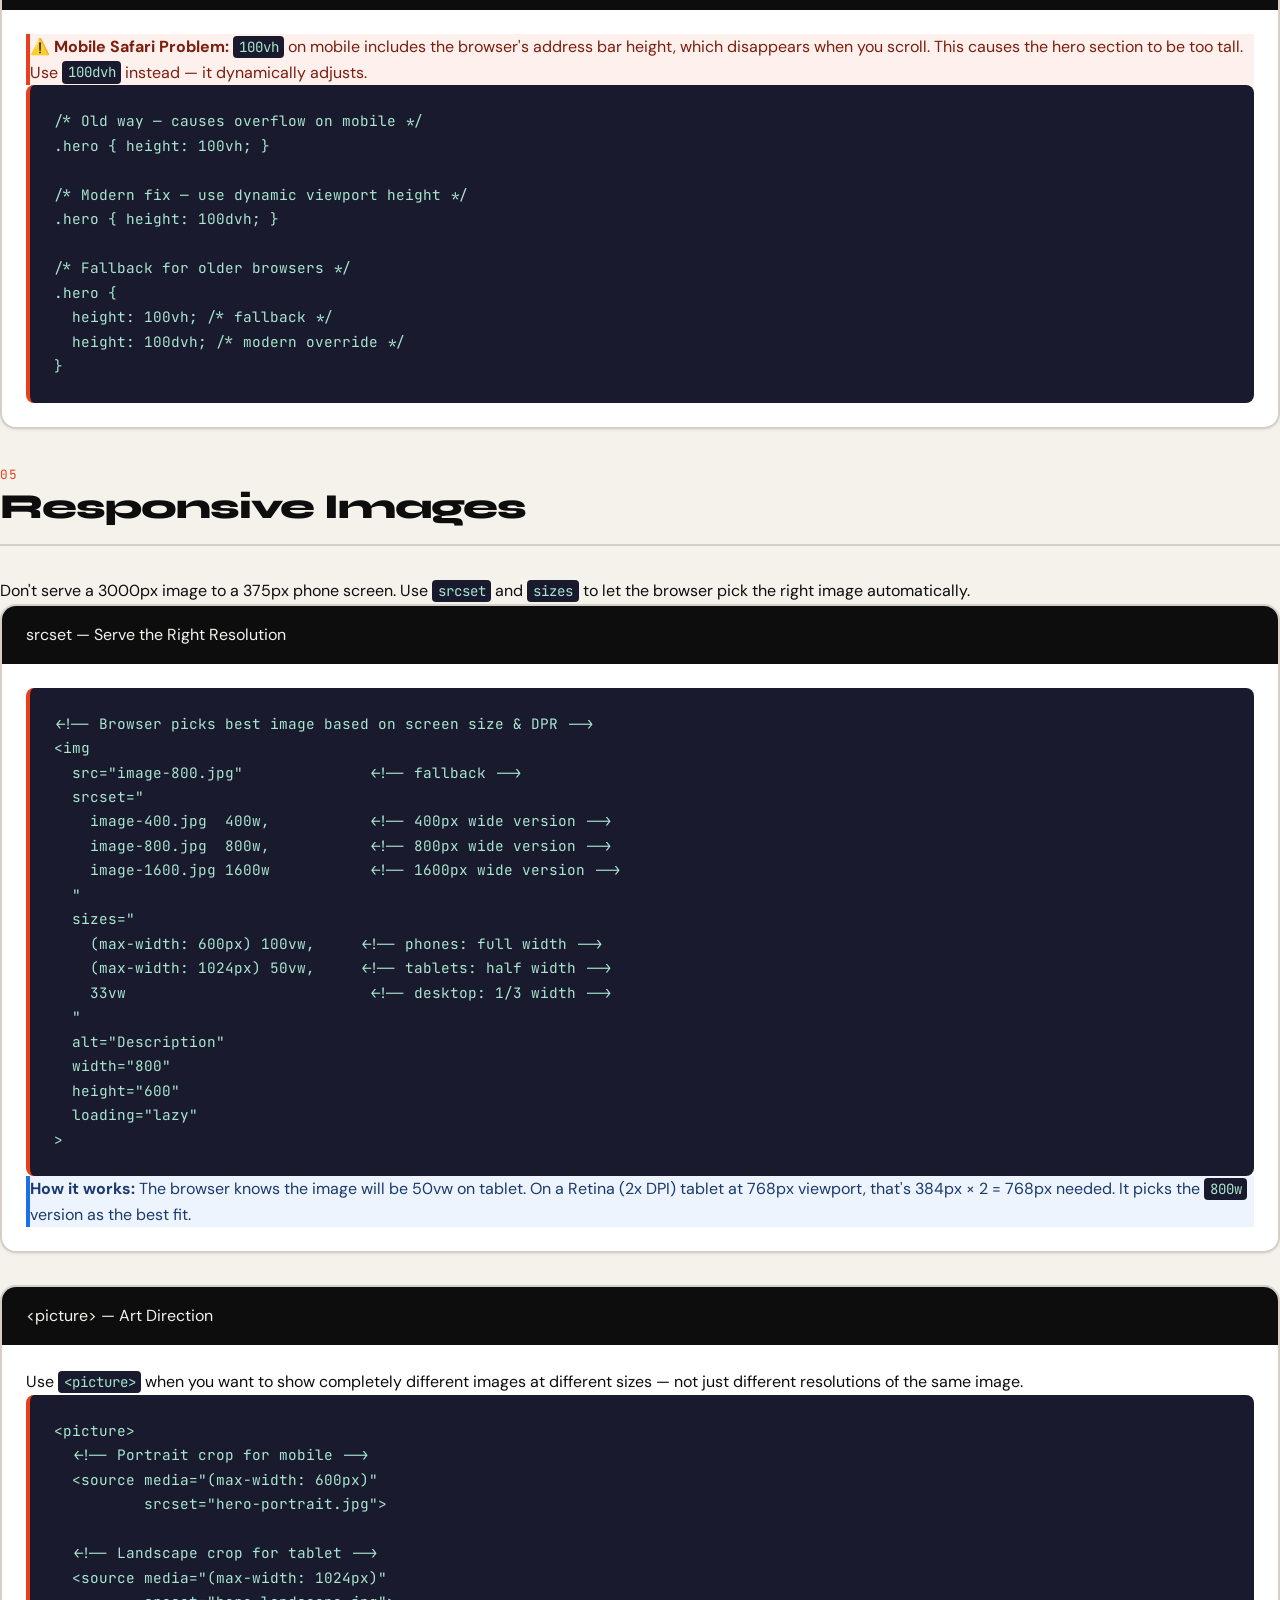
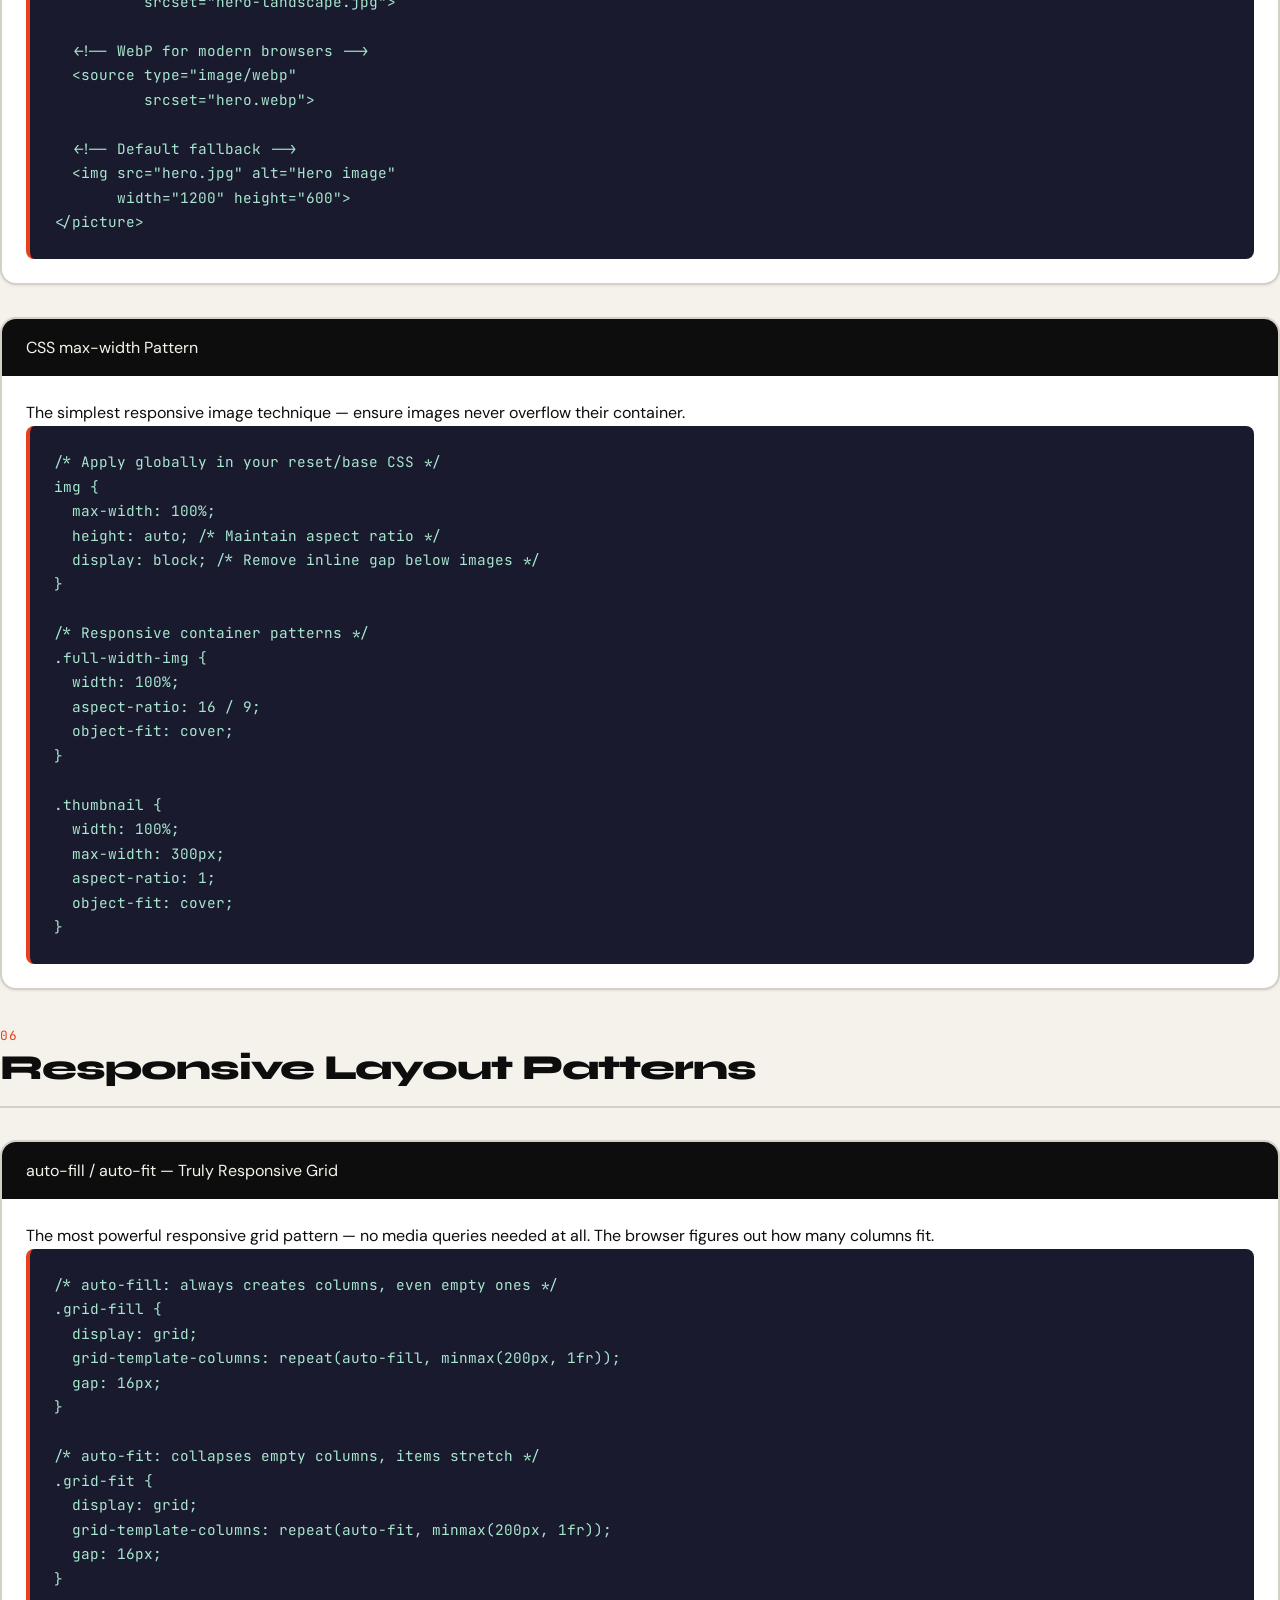
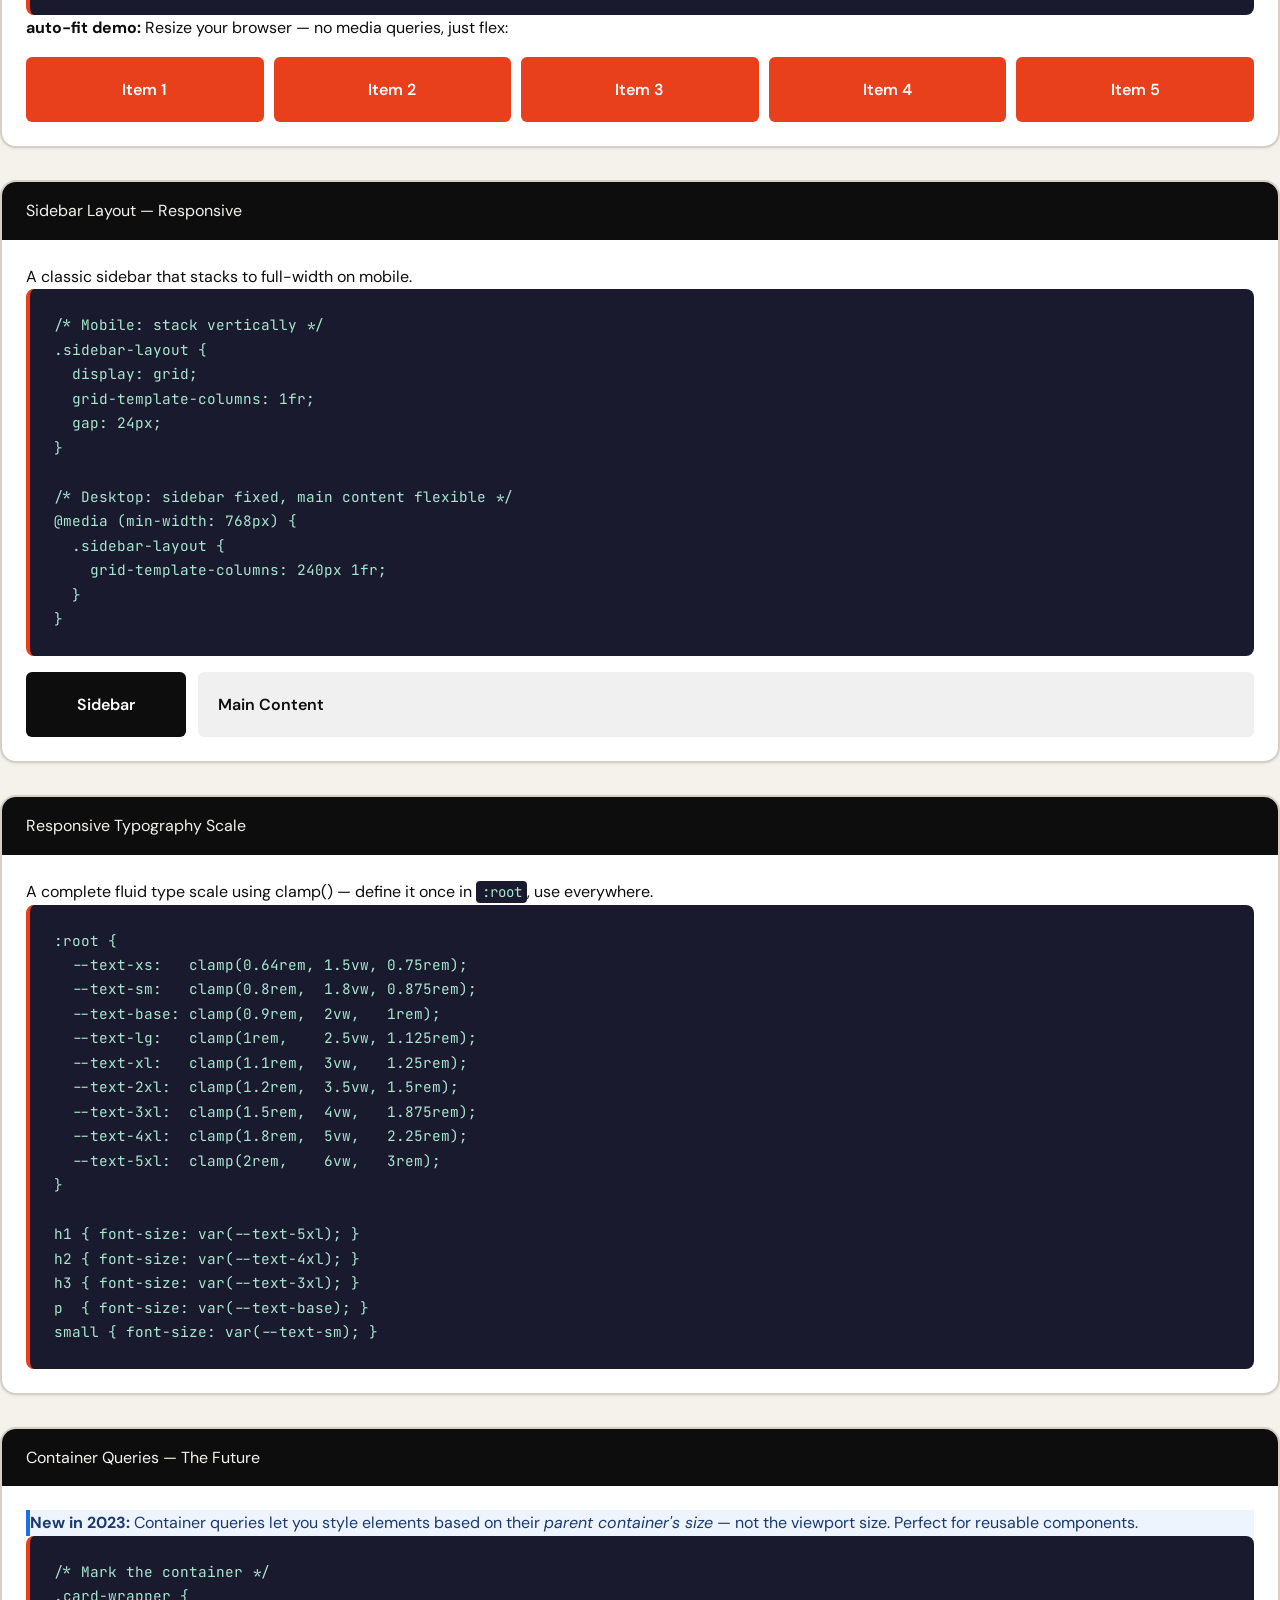
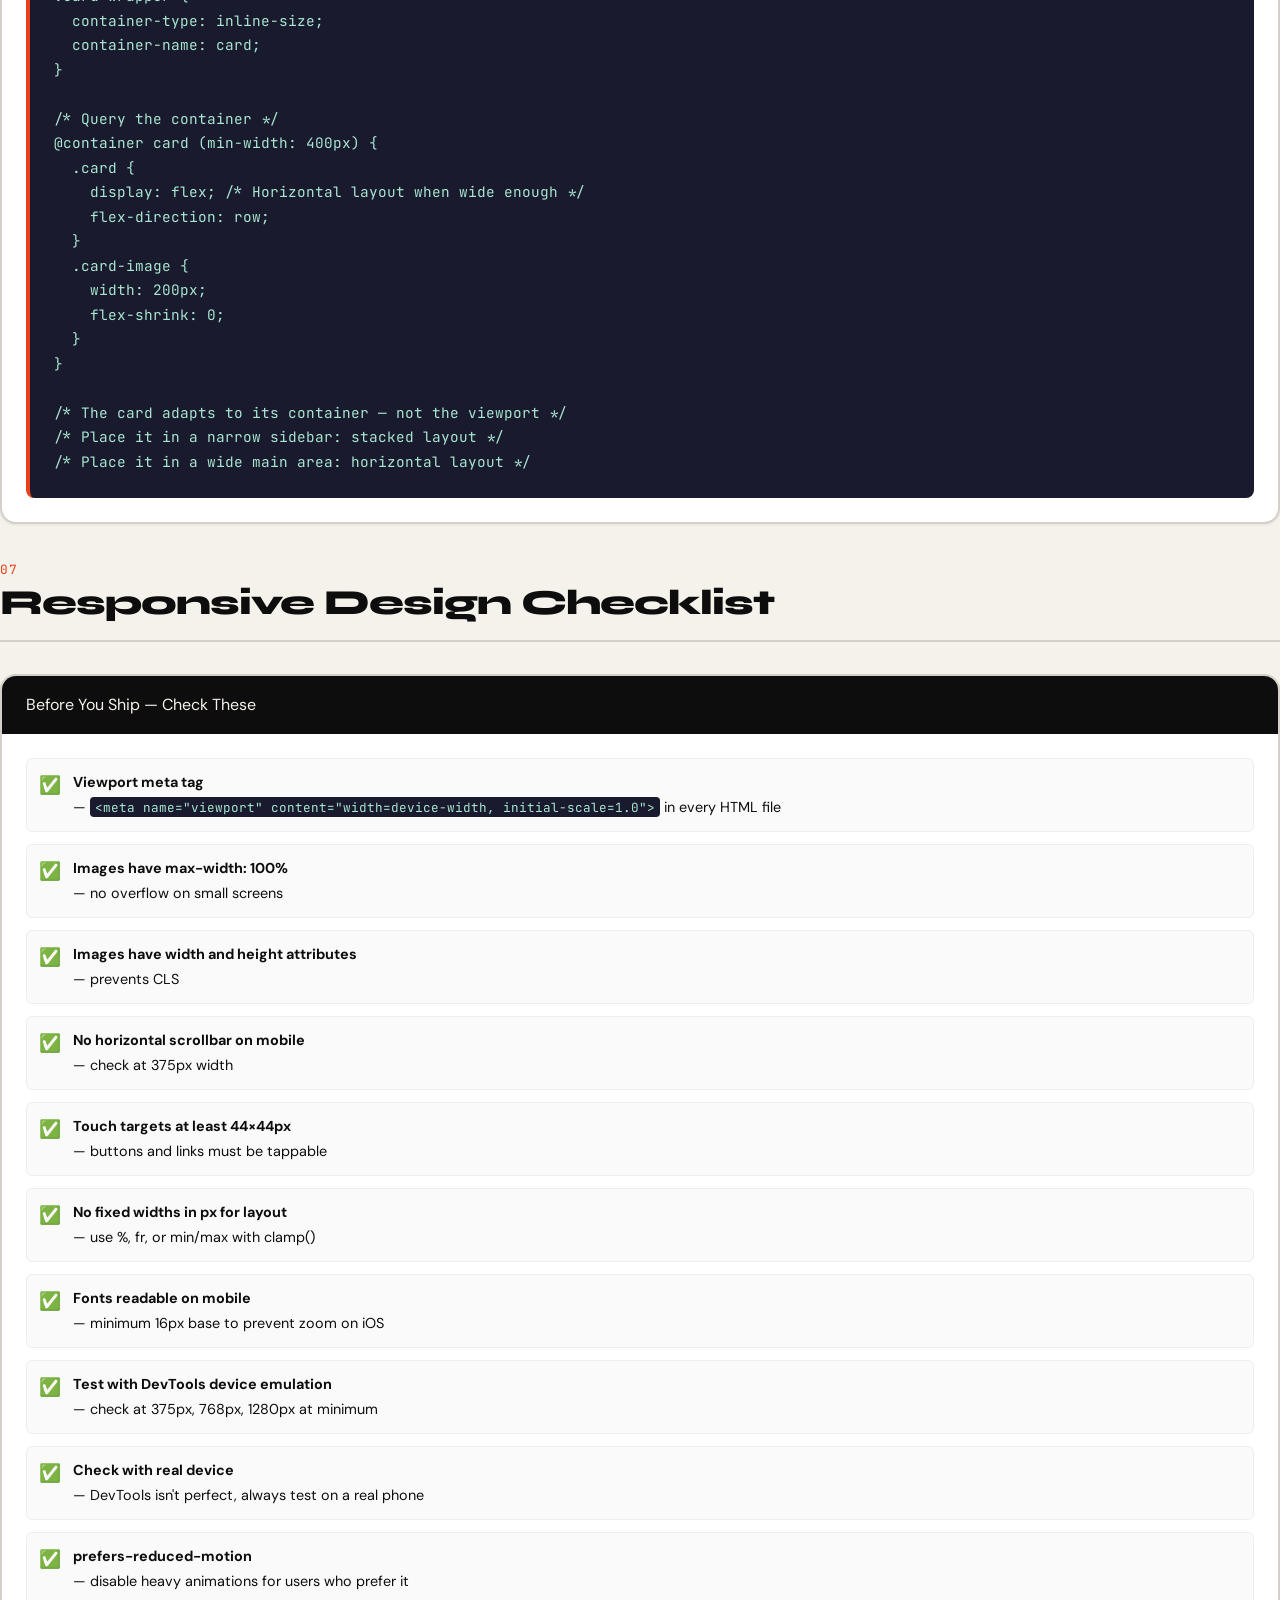
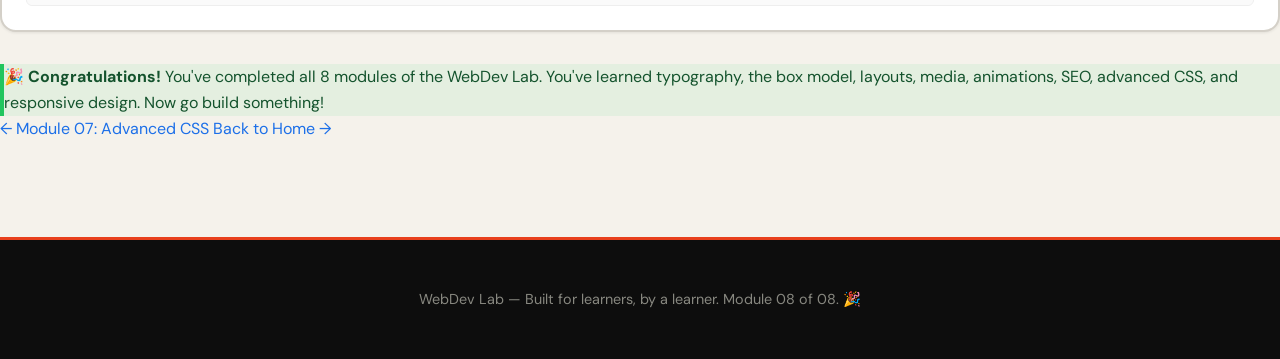
<file: pages/08-responsive.html>
<!DOCTYPE html>
<html lang="en">
<head>
  <meta charset="UTF-8">
  <meta name="viewport" content="width=device-width, initial-scale=1.0">
  <title>08 — Responsive Design | WebDev Lab</title>
  <link rel="preconnect" href="https://fonts.googleapis.com">
  <link rel="preconnect" href="https://fonts.gstatic.com" crossorigin>
  <link href="https://fonts.googleapis.com/css2?family=Syne:wght@400;600;700;800&family=DM+Sans:ital,wght@0,300;0,400;0,500;0,600;1,400&family=JetBrains+Mono:wght@400;500&display=swap" rel="stylesheet">
  <link rel="stylesheet" href="../css/reset.css">
  <link rel="stylesheet" href="../css/layout.css">
  <link rel="stylesheet" href="../css/labs.css">
</head>
<body>

  <nav class="site-nav">
    <a href="../index.html" class="nav-logo">WebDev<span>Lab</span></a>
    <div class="nav-links">
      <a href="01-typography.html">Typography</a>
      <a href="02-boxmodel.html">Box Model</a>
      <a href="03-layouts.html">Layouts</a>
      <a href="04-media.html">Media</a>
      <a href="05-animations.html">Animations</a>
      <a href="06-seo.html">SEO</a>
      <a href="07-advanced.html">Advanced</a>
      <a href="08-responsive.html" class="active">Responsive</a>
    </div>
  </nav>

  <header class="page-hero">
    <div class="breadcrumb"><a href="../index.html">Home</a> / <span>Module 08</span></div>
    <div class="hero-label">Module 08</div>
    <h1>Responsive <em>Design</em></h1>
    <p>Your page needs to work beautifully on a 320px phone and a 4K monitor. Media queries, fluid typography with clamp(), responsive images, viewport units, and mobile-first strategy.</p>
  </header>

  <main class="page-content">

    <!-- ═══════════════════════════════════════════════
         SECTION 1: MOBILE FIRST
    ═══════════════════════════════════════════════ -->
    <section class="content-section">
      <div class="section-header">
        <span class="section-num">01</span>
        <h2>Mobile-First Approach</h2>
      </div>
      <p>Write your base CSS for the smallest screen first. Then use <code>min-width</code> media queries to progressively enhance for larger screens. This is <strong>mobile-first</strong>.</p>

      <div class="lab-card">
        <div class="lab-card-header">Mobile-First vs Desktop-First</div>
        <div class="lab-card-body">
          <div class="mf-compare">
            <div class="mf-col">
              <div class="mf-label good">✅ Mobile-First (Preferred)</div>
              <div class="code-block">
<pre><code>/* Base: mobile (single column) */
.grid {
  display: grid;
  grid-template-columns: 1fr;
  gap: 16px;
}

/* Bigger screens get more columns */
@media (min-width: 600px) {
  .grid {
    grid-template-columns: 1fr 1fr;
  }
}

@media (min-width: 1024px) {
  .grid {
    grid-template-columns: 1fr 1fr 1fr;
  }
}</code></pre>
              </div>
            </div>
            <div class="mf-col">
              <div class="mf-label warn">⚠️ Desktop-First (Avoid)</div>
              <div class="code-block">
<pre><code>/* Base: desktop (3 columns) */
.grid {
  display: grid;
  grid-template-columns: 1fr 1fr 1fr;
  gap: 16px;
}

/* Override down for smaller screens */
@media (max-width: 1024px) {
  .grid {
    grid-template-columns: 1fr 1fr;
  }
}

@media (max-width: 600px) {
  .grid {
    grid-template-columns: 1fr;
  }
}</code></pre>
              </div>
            </div>
          </div>
          <div class="callout-tip">
            <strong>Why mobile-first?</strong> Mobile has constraints (small screen, slower connection). Start minimal, add complexity only when you have the space for it. Also: Google indexes the mobile version of your site first.
          </div>
        </div>
      </div>

    </section>

    <!-- ═══════════════════════════════════════════════
         SECTION 2: MEDIA QUERIES
    ═══════════════════════════════════════════════ -->
    <section class="content-section">
      <div class="section-header">
        <span class="section-num">02</span>
        <h2>Media Queries</h2>
      </div>
      <p>Media queries let you apply CSS conditionally based on device characteristics — mostly screen width, but also orientation, resolution, and user preferences.</p>

      <div class="lab-card">
        <div class="lab-card-header">Common Breakpoints</div>
        <div class="lab-card-body">
          <div class="breakpoints-visual">
            <div class="bp-item bp-xs">
              <div class="bp-icon">📱</div>
              <div class="bp-label">XS</div>
              <div class="bp-range">&lt; 480px</div>
              <div class="bp-desc">Small phones</div>
            </div>
            <div class="bp-item bp-sm">
              <div class="bp-icon">📱</div>
              <div class="bp-label">SM</div>
              <div class="bp-range">480–767px</div>
              <div class="bp-desc">Large phones</div>
            </div>
            <div class="bp-item bp-md">
              <div class="bp-icon">💻</div>
              <div class="bp-label">MD</div>
              <div class="bp-range">768–1023px</div>
              <div class="bp-desc">Tablets</div>
            </div>
            <div class="bp-item bp-lg">
              <div class="bp-icon">🖥️</div>
              <div class="bp-label">LG</div>
              <div class="bp-range">1024–1279px</div>
              <div class="bp-desc">Laptops</div>
            </div>
            <div class="bp-item bp-xl">
              <div class="bp-icon">🖥️</div>
              <div class="bp-label">XL</div>
              <div class="bp-range">1280–1535px</div>
              <div class="bp-desc">Desktops</div>
            </div>
            <div class="bp-item bp-2xl">
              <div class="bp-icon">📺</div>
              <div class="bp-label">2XL</div>
              <div class="bp-range">≥ 1536px</div>
              <div class="bp-desc">Wide screens</div>
            </div>
          </div>
        </div>
      </div>

      <div class="lab-card">
        <div class="lab-card-header">Media Query Live Indicator</div>
        <div class="lab-card-body">
          <p>Resize your browser window to see which breakpoint is active. Each box shows/hides based on viewport width.</p>
          <div class="mq-indicator-bar">
            <div class="mq-ind mq-ind-xs">xs (&lt;480px)</div>
            <div class="mq-ind mq-ind-sm">sm (480px+)</div>
            <div class="mq-ind mq-ind-md">md (768px+)</div>
            <div class="mq-ind mq-ind-lg">lg (1024px+)</div>
            <div class="mq-ind mq-ind-xl">xl (1280px+)</div>
          </div>
          <div class="callout-info">The <strong>highlighted box</strong> changes as you resize. Open DevTools and drag the window width.</div>
        </div>
      </div>

      <div class="lab-card">
        <div class="lab-card-header">Media Query Syntax Reference</div>
        <div class="lab-card-body">
          <div class="code-block">
<pre><code>/* Width-based (most common) */
@media (min-width: 768px) { /* 768px and wider */ }
@media (max-width: 767px) { /* 767px and narrower */ }
@media (min-width: 480px) and (max-width: 767px) { /* Range */ }

/* Orientation */
@media (orientation: portrait)  { /* Phone held upright */ }
@media (orientation: landscape) { /* Phone held sideways */ }

/* Resolution (for high-DPI / Retina displays) */
@media (-webkit-min-device-pixel-ratio: 2),
       (min-resolution: 192dpi) {
  /* Use @2x images for retina */
}

/* User preference queries */
@media (prefers-color-scheme: dark)    { /* Dark mode */ }
@media (prefers-reduced-motion: reduce) { /* Less animation */ }
@media (prefers-contrast: high)        { /* High contrast */ }
@media (hover: none)                   { /* Touch device */ }
@media (hover: hover)                  { /* Has a mouse */ }</code></pre>
          </div>
        </div>
      </div>

      <div class="lab-card">
        <div class="lab-card-header">✏️ Practice — Responsive Cards</div>
        <div class="lab-card-body practice-zone">
          <p>The card grid below is already responsive. Try resizing your browser to see it adapt. Then open <code>labs.css</code>, find <code>.practice-responsive-grid</code>, and change the breakpoints or column counts.</p>
          <div class="output-zone">
            <div class="practice-responsive-grid">
              <div class="practice-r-card">Card 1</div>
              <div class="practice-r-card">Card 2</div>
              <div class="practice-r-card">Card 3</div>
              <div class="practice-r-card">Card 4</div>
              <div class="practice-r-card">Card 5</div>
              <div class="practice-r-card">Card 6</div>
            </div>
          </div>
          <div class="code-block">
<pre><code>/* Mobile: 1 column (default) */
.practice-responsive-grid {
  display: grid;
  grid-template-columns: 1fr;
  gap: 12px;
}
/* Tablet: 2 columns */
@media (min-width: 600px) {
  .practice-responsive-grid {
    grid-template-columns: 1fr 1fr;
  }
}
/* Desktop: 3 columns */
@media (min-width: 960px) {
  .practice-responsive-grid {
    grid-template-columns: 1fr 1fr 1fr; /* ← Try: 1fr 1fr 1fr 1fr */
  }
}</code></pre>
          </div>
        </div>
      </div>

    </section>

    <!-- ═══════════════════════════════════════════════
         SECTION 3: FLUID TYPOGRAPHY WITH CLAMP()
    ═══════════════════════════════════════════════ -->
    <section class="content-section">
      <div class="section-header">
        <span class="section-num">03</span>
        <h2>Fluid Typography with clamp()</h2>
      </div>
      <p>Instead of jumping between fixed sizes at breakpoints, <code>clamp()</code> creates fluid values that scale smoothly between a minimum and maximum based on the viewport width.</p>

      <div class="lab-card">
        <div class="lab-card-header">clamp() Syntax</div>
        <div class="lab-card-body">
          <div class="code-block">
<pre><code>/* clamp(minimum, preferred, maximum) */
font-size: clamp(1rem, 4vw, 2.5rem);
/*              ↑min  ↑scales  ↑max  */

/* Real-world examples */
h1 { font-size: clamp(1.8rem, 5vw, 4rem); }
h2 { font-size: clamp(1.4rem, 3.5vw, 2.5rem); }
p  { font-size: clamp(0.9rem, 2vw, 1.1rem); }

/* Padding that scales too */
.hero {
  padding: clamp(2rem, 8vw, 8rem);
}

/* Gap that adjusts */
.grid {
  gap: clamp(12px, 3vw, 32px);
}</code></pre>
          </div>
        </div>
      </div>

      <div class="lab-card">
        <div class="lab-card-header">clamp() Live Demo</div>
        <div class="lab-card-body">
          <p>Resize your browser window. This heading scales fluidly — no media query jumps.</p>
          <div class="clamp-demo-text">Fluid Heading</div>
          <div class="clamp-scale-visual">
            <div class="csv-min">Min: 1.5rem (mobile)</div>
            <div class="csv-arrow">↔ scales with viewport ↔</div>
            <div class="csv-max">Max: 4rem (desktop)</div>
          </div>
        </div>
      </div>

      <div class="lab-card">
        <div class="lab-card-header">✏️ Practice — Fluid Sizing</div>
        <div class="lab-card-body practice-zone">
          <p>Find <code>.my-fluid-text</code> in <code>labs.css</code>. Change the min/preferred/max values in <code>clamp()</code> and resize your browser to see the effect.</p>
          <div class="output-zone">
            <div class="my-fluid-text">This Text Scales Fluidly</div>
            <div class="my-fluid-box">This box padding also uses clamp()</div>
          </div>
          <div class="code-block">
<pre><code>/* In labs.css */
.my-fluid-text {
  font-size: clamp(1rem, 5vw, 3rem);
  /* Try: clamp(0.8rem, 3vw, 2rem) */
  /* Try: clamp(2rem, 8vw, 6rem)   */
}
.my-fluid-box {
  padding: clamp(8px, 3vw, 48px);
  background: var(--accent);
  color: white;
}</code></pre>
          </div>
        </div>
      </div>

    </section>

    <!-- ═══════════════════════════════════════════════
         SECTION 4: VIEWPORT UNITS
    ═══════════════════════════════════════════════ -->
    <section class="content-section">
      <div class="section-header">
        <span class="section-num">04</span>
        <h2>Viewport Units</h2>
      </div>
      <p>Viewport units are relative to the browser window size — not the parent element. Useful for full-screen sections and responsive sizing without media queries.</p>

      <div class="lab-card">
        <div class="lab-card-header">Viewport Unit Reference</div>
        <div class="lab-card-body">
          <div class="vp-units-grid">
            <div class="vpu-card">
              <div class="vpu-name"><code>vw</code></div>
              <div class="vpu-def">1% of viewport <strong>width</strong></div>
              <div class="vpu-example"><code>100vw</code> = full window width</div>
              <div class="vpu-use">Full-width headers, horizontal spacing</div>
            </div>
            <div class="vpu-card">
              <div class="vpu-name"><code>vh</code></div>
              <div class="vpu-def">1% of viewport <strong>height</strong></div>
              <div class="vpu-example"><code>100vh</code> = full window height</div>
              <div class="vpu-use">Full-screen hero sections</div>
            </div>
            <div class="vpu-card">
              <div class="vpu-name"><code>vmin</code></div>
              <div class="vpu-def">1% of the <strong>smaller</strong> dimension</div>
              <div class="vpu-example">Phone portrait: 1vmin = 1vw</div>
              <div class="vpu-use">Square elements that scale with orientation</div>
            </div>
            <div class="vpu-card">
              <div class="vpu-name"><code>vmax</code></div>
              <div class="vpu-def">1% of the <strong>larger</strong> dimension</div>
              <div class="vpu-example">Phone portrait: 1vmax = 1vh</div>
              <div class="vpu-use">Background text / oversized decorative elements</div>
            </div>
            <div class="vpu-card">
              <div class="vpu-name"><code>dvh</code></div>
              <div class="vpu-def"><strong>Dynamic</strong> viewport height</div>
              <div class="vpu-example">Adjusts for mobile browser chrome</div>
              <div class="vpu-use">Modern mobile full-screen — use over <code>100vh</code></div>
            </div>
            <div class="vpu-card">
              <div class="vpu-name"><code>svh</code></div>
              <div class="vpu-def"><strong>Small</strong> viewport height</div>
              <div class="vpu-example">The smallest possible viewport size</div>
              <div class="vpu-use">Ensures content never goes behind browser UI</div>
            </div>
          </div>
        </div>
      </div>

      <div class="lab-card">
        <div class="lab-card-header">100vh on Mobile Problem</div>
        <div class="lab-card-body">
          <div class="callout-warn">
            <strong>⚠️ Mobile Safari Problem:</strong> <code>100vh</code> on mobile includes the browser's address bar height, which disappears when you scroll. This causes the hero section to be too tall. Use <code>100dvh</code> instead — it dynamically adjusts.
          </div>
          <div class="code-block">
<pre><code>/* Old way — causes overflow on mobile */
.hero { height: 100vh; }

/* Modern fix — use dynamic viewport height */
.hero { height: 100dvh; }

/* Fallback for older browsers */
.hero {
  height: 100vh; /* fallback */
  height: 100dvh; /* modern override */
}</code></pre>
          </div>
        </div>
      </div>

    </section>

    <!-- ═══════════════════════════════════════════════
         SECTION 5: RESPONSIVE IMAGES
    ═══════════════════════════════════════════════ -->
    <section class="content-section">
      <div class="section-header">
        <span class="section-num">05</span>
        <h2>Responsive Images</h2>
      </div>
      <p>Don't serve a 3000px image to a 375px phone screen. Use <code>srcset</code> and <code>sizes</code> to let the browser pick the right image automatically.</p>

      <div class="lab-card">
        <div class="lab-card-header">srcset — Serve the Right Resolution</div>
        <div class="lab-card-body">
          <div class="code-block">
<pre><code>&lt;!-- Browser picks best image based on screen size & DPR --&gt;
&lt;img
  src="image-800.jpg"              &lt;!-- fallback --&gt;
  srcset="
    image-400.jpg  400w,           &lt;!-- 400px wide version --&gt;
    image-800.jpg  800w,           &lt;!-- 800px wide version --&gt;
    image-1600.jpg 1600w           &lt;!-- 1600px wide version --&gt;
  "
  sizes="
    (max-width: 600px) 100vw,     &lt;!-- phones: full width --&gt;
    (max-width: 1024px) 50vw,     &lt;!-- tablets: half width --&gt;
    33vw                           &lt;!-- desktop: 1/3 width --&gt;
  "
  alt="Description"
  width="800"
  height="600"
  loading="lazy"
&gt;</code></pre>
          </div>
          <div class="callout-info">
            <strong>How it works:</strong> The browser knows the image will be 50vw on tablet. On a Retina (2x DPI) tablet at 768px viewport, that's 384px × 2 = 768px needed. It picks the <code>800w</code> version as the best fit.
          </div>
        </div>
      </div>

      <div class="lab-card">
        <div class="lab-card-header">&lt;picture&gt; — Art Direction</div>
        <div class="lab-card-body">
          <p>Use <code>&lt;picture&gt;</code> when you want to show completely different images at different sizes — not just different resolutions of the same image.</p>
          <div class="code-block">
<pre><code>&lt;picture&gt;
  &lt;!-- Portrait crop for mobile --&gt;
  &lt;source media="(max-width: 600px)"
          srcset="hero-portrait.jpg"&gt;

  &lt;!-- Landscape crop for tablet --&gt;
  &lt;source media="(max-width: 1024px)"
          srcset="hero-landscape.jpg"&gt;

  &lt;!-- WebP for modern browsers --&gt;
  &lt;source type="image/webp"
          srcset="hero.webp"&gt;

  &lt;!-- Default fallback --&gt;
  &lt;img src="hero.jpg" alt="Hero image"
       width="1200" height="600"&gt;
&lt;/picture&gt;</code></pre>
          </div>
        </div>
      </div>

      <div class="lab-card">
        <div class="lab-card-header">CSS max-width Pattern</div>
        <div class="lab-card-body">
          <p>The simplest responsive image technique — ensure images never overflow their container.</p>
          <div class="code-block">
<pre><code>/* Apply globally in your reset/base CSS */
img {
  max-width: 100%;
  height: auto; /* Maintain aspect ratio */
  display: block; /* Remove inline gap below images */
}

/* Responsive container patterns */
.full-width-img {
  width: 100%;
  aspect-ratio: 16 / 9;
  object-fit: cover;
}

.thumbnail {
  width: 100%;
  max-width: 300px;
  aspect-ratio: 1;
  object-fit: cover;
}</code></pre>
          </div>
        </div>
      </div>

    </section>

    <!-- ═══════════════════════════════════════════════
         SECTION 6: RESPONSIVE PATTERNS
    ═══════════════════════════════════════════════ -->
    <section class="content-section">
      <div class="section-header">
        <span class="section-num">06</span>
        <h2>Responsive Layout Patterns</h2>
      </div>

      <div class="lab-card">
        <div class="lab-card-header">auto-fill / auto-fit — Truly Responsive Grid</div>
        <div class="lab-card-body">
          <p>The most powerful responsive grid pattern — no media queries needed at all. The browser figures out how many columns fit.</p>
          <div class="code-block">
<pre><code>/* auto-fill: always creates columns, even empty ones */
.grid-fill {
  display: grid;
  grid-template-columns: repeat(auto-fill, minmax(200px, 1fr));
  gap: 16px;
}

/* auto-fit: collapses empty columns, items stretch */
.grid-fit {
  display: grid;
  grid-template-columns: repeat(auto-fit, minmax(200px, 1fr));
  gap: 16px;
}</code></pre>
          </div>
          <p><strong>auto-fit demo:</strong> Resize your browser — no media queries, just flex:</p>
          <div class="auto-fit-demo">
            <div class="af-card">Item 1</div>
            <div class="af-card">Item 2</div>
            <div class="af-card">Item 3</div>
            <div class="af-card">Item 4</div>
            <div class="af-card">Item 5</div>
          </div>
        </div>
      </div>

      <div class="lab-card">
        <div class="lab-card-header">Sidebar Layout — Responsive</div>
        <div class="lab-card-body">
          <p>A classic sidebar that stacks to full-width on mobile.</p>
          <div class="code-block">
<pre><code>/* Mobile: stack vertically */
.sidebar-layout {
  display: grid;
  grid-template-columns: 1fr;
  gap: 24px;
}

/* Desktop: sidebar fixed, main content flexible */
@media (min-width: 768px) {
  .sidebar-layout {
    grid-template-columns: 240px 1fr;
  }
}</code></pre>
          </div>
          <div class="responsive-sidebar-demo">
            <div class="rsd-sidebar">Sidebar</div>
            <div class="rsd-main">Main Content</div>
          </div>
        </div>
      </div>

      <div class="lab-card">
        <div class="lab-card-header">Responsive Typography Scale</div>
        <div class="lab-card-body">
          <p>A complete fluid type scale using clamp() — define it once in <code>:root</code>, use everywhere.</p>
          <div class="code-block">
<pre><code>:root {
  --text-xs:   clamp(0.64rem, 1.5vw, 0.75rem);
  --text-sm:   clamp(0.8rem,  1.8vw, 0.875rem);
  --text-base: clamp(0.9rem,  2vw,   1rem);
  --text-lg:   clamp(1rem,    2.5vw, 1.125rem);
  --text-xl:   clamp(1.1rem,  3vw,   1.25rem);
  --text-2xl:  clamp(1.2rem,  3.5vw, 1.5rem);
  --text-3xl:  clamp(1.5rem,  4vw,   1.875rem);
  --text-4xl:  clamp(1.8rem,  5vw,   2.25rem);
  --text-5xl:  clamp(2rem,    6vw,   3rem);
}

h1 { font-size: var(--text-5xl); }
h2 { font-size: var(--text-4xl); }
h3 { font-size: var(--text-3xl); }
p  { font-size: var(--text-base); }
small { font-size: var(--text-sm); }</code></pre>
          </div>
        </div>
      </div>

      <div class="lab-card">
        <div class="lab-card-header">Container Queries — The Future</div>
        <div class="lab-card-body">
          <div class="callout-info">
            <strong>New in 2023:</strong> Container queries let you style elements based on their <em>parent container's size</em> — not the viewport size. Perfect for reusable components.
          </div>
          <div class="code-block">
<pre><code>/* Mark the container */
.card-wrapper {
  container-type: inline-size;
  container-name: card;
}

/* Query the container */
@container card (min-width: 400px) {
  .card {
    display: flex; /* Horizontal layout when wide enough */
    flex-direction: row;
  }
  .card-image {
    width: 200px;
    flex-shrink: 0;
  }
}

/* The card adapts to its container — not the viewport */
/* Place it in a narrow sidebar: stacked layout */
/* Place it in a wide main area: horizontal layout */</code></pre>
          </div>
        </div>
      </div>

    </section>

    <!-- ═══════════════════════════════════════════════
         SECTION 7: RESPONSIVE CHECKLIST
    ═══════════════════════════════════════════════ -->
    <section class="content-section">
      <div class="section-header">
        <span class="section-num">07</span>
        <h2>Responsive Design Checklist</h2>
      </div>

      <div class="lab-card">
        <div class="lab-card-header">Before You Ship — Check These</div>
        <div class="lab-card-body">
          <div class="checklist">
            <div class="check-item">
              <div class="check-icon">✅</div>
              <div class="check-text"><strong>Viewport meta tag</strong> — <code>&lt;meta name="viewport" content="width=device-width, initial-scale=1.0"&gt;</code> in every HTML file</div>
            </div>
            <div class="check-item">
              <div class="check-icon">✅</div>
              <div class="check-text"><strong>Images have max-width: 100%</strong> — no overflow on small screens</div>
            </div>
            <div class="check-item">
              <div class="check-icon">✅</div>
              <div class="check-text"><strong>Images have width and height attributes</strong> — prevents CLS</div>
            </div>
            <div class="check-item">
              <div class="check-icon">✅</div>
              <div class="check-text"><strong>No horizontal scrollbar on mobile</strong> — check at 375px width</div>
            </div>
            <div class="check-item">
              <div class="check-icon">✅</div>
              <div class="check-text"><strong>Touch targets at least 44×44px</strong> — buttons and links must be tappable</div>
            </div>
            <div class="check-item">
              <div class="check-icon">✅</div>
              <div class="check-text"><strong>No fixed widths in px for layout</strong> — use %, fr, or min/max with clamp()</div>
            </div>
            <div class="check-item">
              <div class="check-icon">✅</div>
              <div class="check-text"><strong>Fonts readable on mobile</strong> — minimum 16px base to prevent zoom on iOS</div>
            </div>
            <div class="check-item">
              <div class="check-icon">✅</div>
              <div class="check-text"><strong>Test with DevTools device emulation</strong> — check at 375px, 768px, 1280px at minimum</div>
            </div>
            <div class="check-item">
              <div class="check-icon">✅</div>
              <div class="check-text"><strong>Check with real device</strong> — DevTools isn't perfect, always test on a real phone</div>
            </div>
            <div class="check-item">
              <div class="check-icon">✅</div>
              <div class="check-text"><strong>prefers-reduced-motion</strong> — disable heavy animations for users who prefer it</div>
            </div>
          </div>
        </div>
      </div>

      <div class="callout-tip">
        <strong>🎉 Congratulations!</strong> You've completed all 8 modules of the WebDev Lab. You've learned typography, the box model, layouts, media, animations, SEO, advanced CSS, and responsive design. Now go build something!
      </div>

    </section>

    <!-- PREV / NEXT -->
    <div class="page-nav">
      <a href="07-advanced.html" class="page-nav-btn prev">← Module 07: Advanced CSS</a>
      <a href="../index.html" class="page-nav-btn next">Back to Home →</a>
    </div>

  </main>

  <footer class="site-footer">
    <p>WebDev Lab — Built for learners, by a learner. Module 08 of 08. 🎉</p>
  </footer>

</body>
</html>
</file>
<file: css/layout.css>
/* =========================================
   LAYOUT, NAV & SHARED COMPONENTS
   ========================================= */

/* ---- NAV ---- */
.site-nav {
  position: sticky;
  top: 0;
  z-index: 100;
  background: var(--ink);
  border-bottom: 3px solid var(--accent);
  padding: var(--s3) var(--s6);
  display: flex;
  align-items: center;
  gap: var(--s6);
  flex-wrap: wrap;
}

.site-nav .nav-logo {
  font-family: var(--font-display);
  font-size: 1.2rem;
  font-weight: 800;
  color: var(--paper);
  letter-spacing: -0.03em;
  text-decoration: none;
  white-space: nowrap;
}

.site-nav .nav-logo span {
  color: var(--accent);
}

.site-nav ul {
  list-style: none;
  padding: 0;
  display: flex;
  flex-wrap: wrap;
  gap: var(--s4);
}

.site-nav ul li a {
  color: var(--muted);
  font-size: 0.88rem;
  font-weight: 500;
  letter-spacing: 0.04em;
  text-transform: uppercase;
  text-decoration: none;
  padding: var(--s2) var(--s3);
  border-radius: var(--r-sm);
  transition: color 0.2s, background 0.2s;
}

.site-nav ul li a:hover,
.site-nav ul li a.active {
  color: var(--paper);
  background: rgba(255,255,255,0.08);
  text-decoration: none;
}

/* ---- PAGE HERO ---- */
.page-hero {
  background: var(--ink);
  color: var(--paper);
  padding: var(--s9) var(--s6) var(--s8);
  position: relative;
  overflow: hidden;
}

.page-hero::before {
  content: '';
  position: absolute;
  inset: 0;
  background:
    radial-gradient(ellipse 60% 80% at 80% 20%, rgba(232,64,28,0.18) 0%, transparent 60%),
    radial-gradient(ellipse 40% 60% at 20% 80%, rgba(28,111,232,0.12) 0%, transparent 60%);
  pointer-events: none;
}

.page-hero .hero-tag {
  display: inline-block;
  font-family: var(--font-mono);
  font-size: 0.78rem;
  letter-spacing: 0.12em;
  text-transform: uppercase;
  color: var(--accent);
  border: 1.5px solid var(--accent);
  padding: var(--s1) var(--s3);
  border-radius: var(--r-full);
  margin-bottom: var(--s4);
}

.page-hero h1 {
  font-size: clamp(2.2rem, 6vw, 4.5rem);
  font-weight: 900;
  letter-spacing: -0.04em;
  color: var(--paper);
  max-width: 800px;
  position: relative;
}

.page-hero h1 em {
  color: var(--accent);
  font-style: normal;
}

.page-hero p {
  margin-top: var(--s4);
  font-size: 1.15rem;
  color: #aaa;
  max-width: 600px;
  position: relative;
}

/* ---- MAIN CONTAINER ---- */
.lab-container {
  max-width: 1100px;
  margin: 0 auto;
  padding: var(--s7) var(--s6);
}

/* ---- SECTION HEADER ---- */
.section-header {
  margin-bottom: var(--s6);
  padding-bottom: var(--s4);
  border-bottom: 2px solid var(--border);
}

.section-header .section-num {
  font-family: var(--font-mono);
  font-size: 0.8rem;
  color: var(--accent);
  letter-spacing: 0.1em;
  text-transform: uppercase;
  margin-bottom: var(--s2);
}

.section-header h2 {
  font-size: clamp(1.5rem, 3vw, 2.2rem);
  font-weight: 800;
  letter-spacing: -0.03em;
}

.section-header p {
  color: var(--muted);
  margin-top: var(--s2);
  font-size: 1rem;
}

/* ---- LAB CARD ---- */
.lab-card {
  background: var(--card-bg);
  border: 2px solid var(--border);
  border-radius: var(--r-lg);
  overflow: hidden;
  margin-bottom: var(--s6);
  box-shadow: var(--shadow-sm);
  transition: box-shadow 0.25s, border-color 0.25s;
}

.lab-card:hover {
  box-shadow: var(--shadow-md);
  border-color: var(--accent);
}

.lab-card-header {
  background: var(--ink);
  color: var(--paper);
  padding: var(--s4) var(--s5);
  display: flex;
  align-items: center;
  gap: var(--s3);
}

.lab-card-header .card-icon {
  font-size: 1.4rem;
}

.lab-card-header h3 {
  font-size: 1.05rem;
  font-weight: 700;
  color: var(--paper);
  letter-spacing: -0.01em;
}

.lab-card-header .card-tag {
  margin-left: auto;
  font-family: var(--font-mono);
  font-size: 0.72rem;
  letter-spacing: 0.1em;
  text-transform: uppercase;
  background: rgba(255,255,255,0.1);
  color: var(--muted);
  padding: 2px 8px;
  border-radius: var(--r-full);
}

.lab-card-body {
  padding: var(--s5);
}

/* ---- PRACTICE ZONE ---- */
.practice-zone {
  border: 2px dashed var(--border);
  border-radius: var(--r-md);
  padding: var(--s5);
  margin: var(--s4) 0;
  background: #fafaf8;
  position: relative;
}

.practice-zone::before {
  content: '✏️ Practice Zone';
  position: absolute;
  top: -11px;
  left: var(--s4);
  background: var(--paper);
  padding: 0 var(--s2);
  font-family: var(--font-mono);
  font-size: 0.72rem;
  letter-spacing: 0.08em;
  text-transform: uppercase;
  color: var(--muted);
}

.output-zone {
  border: 2px solid var(--border);
  border-radius: var(--r-md);
  padding: var(--s5);
  margin: var(--s4) 0;
  background: #fff;
  position: relative;
}

.output-zone::before {
  content: '👁 Live Result';
  position: absolute;
  top: -11px;
  left: var(--s4);
  background: var(--paper);
  padding: 0 var(--s2);
  font-family: var(--font-mono);
  font-size: 0.72rem;
  letter-spacing: 0.08em;
  text-transform: uppercase;
  color: var(--accent3);
}

/* ---- INSTRUCTION CALLOUT ---- */
.callout {
  display: flex;
  gap: var(--s3);
  padding: var(--s4);
  border-radius: var(--r-md);
  margin: var(--s4) 0;
  font-size: 0.93rem;
}

.callout-info {
  background: rgba(28,111,232,0.08);
  border-left: 4px solid var(--accent2);
  color: #1a3a6e;
}

.callout-tip {
  background: rgba(34,197,94,0.08);
  border-left: 4px solid var(--accent3);
  color: #14532d;
}

.callout-warn {
  background: rgba(232,64,28,0.08);
  border-left: 4px solid var(--accent);
  color: #7c1d0d;
}

.callout-icon {
  font-size: 1.2rem;
  flex-shrink: 0;
}

/* ---- TWO COL ---- */
.two-col {
  display: grid;
  grid-template-columns: 1fr 1fr;
  gap: var(--s5);
}

@media (max-width: 700px) {
  .two-col { grid-template-columns: 1fr; }
}

/* ---- BREADCRUMB ---- */
.breadcrumb {
  display: flex;
  align-items: center;
  gap: var(--s2);
  font-size: 0.85rem;
  color: var(--muted);
  margin-bottom: var(--s6);
  flex-wrap: wrap;
}

.breadcrumb a {
  color: var(--accent2);
}

.breadcrumb .sep {
  color: var(--border);
}

/* ---- PROGRESS BAR ---- */
.progress-track {
  display: flex;
  gap: var(--s2);
  flex-wrap: wrap;
  margin: var(--s6) 0;
}

.progress-chip {
  display: inline-flex;
  align-items: center;
  gap: var(--s2);
  font-family: var(--font-mono);
  font-size: 0.78rem;
  letter-spacing: 0.05em;
  background: var(--card-bg);
  border: 1.5px solid var(--border);
  padding: var(--s2) var(--s3);
  border-radius: var(--r-full);
  color: var(--muted);
  text-decoration: none;
  transition: border-color 0.2s, color 0.2s;
}

.progress-chip:hover {
  border-color: var(--accent);
  color: var(--accent);
  text-decoration: none;
}

.progress-chip .dot {
  width: 7px;
  height: 7px;
  border-radius: 50%;
  background: var(--border);
  flex-shrink: 0;
}

.progress-chip.done .dot { background: var(--accent3); }
.progress-chip.active .dot { background: var(--accent); }
.progress-chip.active { border-color: var(--accent); color: var(--accent); }

/* ---- FOOTER ---- */
.site-footer {
  background: var(--ink);
  color: var(--muted);
  text-align: center;
  padding: var(--s7) var(--s6);
  font-size: 0.9rem;
  border-top: 3px solid var(--accent);
  margin-top: var(--s9);
}

.site-footer strong {
  color: var(--paper);
}

.site-footer a {
  color: var(--accent);
}
</file>
<file: css/labs.css>
/* =========================================
   LAB EXPERIMENTS — INTERACTIVE STYLES
   ========================================= */

/* ===== TYPOGRAPHY EXPERIMENTS ===== */

/* Color picker targets */
.color-target-text { color: #e8401c; font-size: 1.5rem; font-weight: 700; font-family: var(--font-display); }
.bg-color-target { background-color: #1c6fe8; color: white; padding: var(--s4) var(--s5); border-radius: var(--r-md); font-size: 1.1rem; text-align: center; }

.font-demo-serif     { font-family: 'Georgia', serif; font-size: 1.3rem; }
.font-demo-mono      { font-family: 'JetBrains Mono', monospace; font-size: 1.1rem; }
.font-demo-display   { font-family: 'Syne', sans-serif; font-size: 1.3rem; font-weight: 800; }
.font-demo-body      { font-family: 'DM Sans', sans-serif; font-size: 1.1rem; }

/* All font-size demos */
.fsize-xs  { font-size: 0.75rem; }
.fsize-sm  { font-size: 0.875rem; }
.fsize-base{ font-size: 1rem; }
.fsize-lg  { font-size: 1.25rem; }
.fsize-xl  { font-size: 1.5rem; }
.fsize-2xl { font-size: 1.875rem; }
.fsize-3xl { font-size: 2.25rem; }
.fsize-4xl { font-size: 3rem; }
.fsize-5xl { font-size: 4rem; }

.fweight-demo { font-size: 1.2rem; }

/* Text decoration demos */
.deco-underline    { text-decoration: underline; }
.deco-overline     { text-decoration: overline; }
.deco-through      { text-decoration: line-through; }
.deco-wavy         { text-decoration: underline wavy red; }
.deco-dotted       { text-decoration: underline dotted blue; }
.deco-double       { text-decoration: underline double; }

/* Text transform demos */
.tt-upper   { text-transform: uppercase; }
.tt-lower   { text-transform: lowercase; }
.tt-cap     { text-transform: capitalize; }

/* Letter/word spacing demos */
.ls-tight   { letter-spacing: -0.05em; }
.ls-normal  { letter-spacing: 0; }
.ls-wide    { letter-spacing: 0.1em; }
.ls-wider   { letter-spacing: 0.2em; }
.ls-widest  { letter-spacing: 0.4em; }

/* Line height demos */
.lh-tight   { line-height: 1; max-width: 400px; }
.lh-snug    { line-height: 1.3; max-width: 400px; }
.lh-normal  { line-height: 1.5; max-width: 400px; }
.lh-relaxed { line-height: 1.75; max-width: 400px; }
.lh-loose   { line-height: 2; max-width: 400px; }

/* Text align */
.ta-left    { text-align: left; }
.ta-center  { text-align: center; }
.ta-right   { text-align: right; }
.ta-justify { text-align: justify; max-width: 400px; }

/* Text shadow gallery */
.tshadow-1  { text-shadow: 2px 2px 4px rgba(0,0,0,0.5); font-size: 1.5rem; font-weight: 700; }
.tshadow-2  { text-shadow: 0 0 20px #e8401c, 0 0 40px #e8401c; font-size: 1.5rem; font-weight: 700; color: #e8401c; }
.tshadow-3  { text-shadow: 3px 3px 0 #000; font-size: 1.5rem; font-weight: 900; }
.tshadow-4  { text-shadow: -1px -1px 0 #1c6fe8, 1px -1px 0 #1c6fe8, -1px 1px 0 #1c6fe8, 1px 1px 0 #1c6fe8; color: white; font-size: 1.5rem; font-weight: 700; }
.tshadow-5  { text-shadow: 0 4px 8px rgba(0,0,0,0.3), 0 2px 4px rgba(0,0,0,0.2); font-size: 1.5rem; font-weight: 700; }

/* Gradient text */
.gradient-text-1 {
  background: linear-gradient(135deg, #e8401c, #f59e0b);
  -webkit-background-clip: text;
  -webkit-text-fill-color: transparent;
  background-clip: text;
  font-size: 2rem;
  font-weight: 900;
  font-family: var(--font-display);
}

.gradient-text-2 {
  background: linear-gradient(90deg, #1c6fe8, #22c55e, #e8401c);
  -webkit-background-clip: text;
  -webkit-text-fill-color: transparent;
  background-clip: text;
  font-size: 2rem;
  font-weight: 900;
  font-family: var(--font-display);
}

/* ===== BOX MODEL EXPERIMENTS ===== */

/* The box model visualizer */
.box-model-viz {
  display: inline-block;
  padding: 40px;
  border: 20px solid #1c6fe8;
  margin: 30px;
  background: #f59e0b;
  color: #000;
  font-weight: 700;
  font-family: var(--font-mono);
  font-size: 0.9rem;
  text-align: center;
  position: relative;
  border-radius: 0;
}

.box-model-outer {
  display: inline-block;
  border: 3px dashed var(--accent3);
  position: relative;
  padding: 0;
}

.box-label {
  position: absolute;
  font-family: var(--font-mono);
  font-size: 0.68rem;
  color: white;
  background: var(--ink);
  padding: 1px 5px;
  border-radius: 3px;
  white-space: nowrap;
}

/* Margin demos */
.margin-demo-box {
  width: 120px;
  height: 80px;
  background: var(--accent2);
  border: 2px solid var(--ink);
  display: flex;
  align-items: center;
  justify-content: center;
  color: white;
  font-size: 0.8rem;
  font-weight: 600;
  font-family: var(--font-mono);
}

/* Padding demos */
.padding-demo-outer {
  display: inline-block;
  background: rgba(232,64,28,0.15);
  border: 2px dashed var(--accent);
}

.padding-demo-inner {
  background: var(--accent);
  color: white;
  font-family: var(--font-mono);
  font-size: 0.85rem;
  font-weight: 600;
}

/* ===== BORDER EXPERIMENTS ===== */

.border-solid    { border: 3px solid var(--accent); padding: var(--s3); border-radius: 0; }
.border-dashed   { border: 3px dashed var(--accent2); padding: var(--s3); }
.border-dotted   { border: 3px dotted var(--accent3); padding: var(--s3); }
.border-double   { border: 6px double #888; padding: var(--s3); }
.border-groove   { border: 6px groove #888; padding: var(--s3); }
.border-ridge    { border: 6px ridge #888; padding: var(--s3); }
.border-inset    { border: 6px inset #888; padding: var(--s3); }
.border-outset   { border: 6px outset #888; padding: var(--s3); }

.border-radius-none { border-radius: 0; }
.border-radius-sm   { border-radius: 4px; }
.border-radius-md   { border-radius: 12px; }
.border-radius-lg   { border-radius: 24px; }
.border-radius-xl   { border-radius: 48px; }
.border-radius-full { border-radius: 9999px; }

/* All directions */
.border-all    { border: 3px solid var(--accent); }
.border-top    { border-top: 3px solid var(--accent); }
.border-right  { border-right: 3px solid var(--accent); }
.border-bottom { border-bottom: 3px solid var(--accent); }
.border-left   { border-left: 3px solid var(--accent); }

.border-demo-box {
  padding: var(--s4);
  margin: var(--s2) 0;
  font-family: var(--font-mono);
  font-size: 0.85rem;
  background: #fafaf8;
}

/* ===== BACKGROUND EXPERIMENTS ===== */

.bg-solid      { background-color: #e8401c; }
.bg-linear-1   { background: linear-gradient(135deg, #667eea 0%, #764ba2 100%); }
.bg-linear-2   { background: linear-gradient(to right, #f093fb, #f5576c); }
.bg-linear-3   { background: linear-gradient(to bottom, #4facfe, #00f2fe); }
.bg-linear-4   { background: linear-gradient(45deg, #0d0d0d 0%, #434343 100%); }
.bg-linear-5   { background: linear-gradient(135deg, #f5f7fa, #c3cfe2); }
.bg-radial-1   { background: radial-gradient(circle at center, #f5f7fa 0%, #c3cfe2 100%); }
.bg-radial-2   { background: radial-gradient(circle at top left, #e8401c 0%, transparent 70%), linear-gradient(to bottom right, #0d0d0d, #1a1a2e); }
.bg-conic-1    { background: conic-gradient(from 0deg, red, yellow, green, blue, red); }
.bg-mesh       { background: radial-gradient(ellipse at 20% 50%, rgba(120,119,198,0.3) 0%, transparent 50%),
                               radial-gradient(ellipse at 80% 20%, rgba(232,64,28,0.3) 0%, transparent 50%),
                               radial-gradient(ellipse at 60% 80%, rgba(34,197,94,0.3) 0%, transparent 50%),
                               #0d0d0d; }

.bg-demo-swatch {
  height: 100px;
  border-radius: var(--r-md);
  display: flex;
  align-items: center;
  justify-content: center;
  color: white;
  font-family: var(--font-mono);
  font-size: 0.72rem;
  font-weight: 600;
  letter-spacing: 0.05em;
  text-shadow: 0 1px 3px rgba(0,0,0,0.5);
  border: 1.5px solid rgba(255,255,255,0.15);
  margin-bottom: var(--s3);
}

/* bg-size/position demos */
.bg-img-cover   { background-size: cover; }
.bg-img-contain { background-size: contain; }
.bg-img-auto    { background-size: auto; }
.bg-img-50      { background-size: 50px 50px; }

/* ===== DISPLAY / LAYOUT EXPERIMENTS ===== */

.display-block-demo   { display: block; background: rgba(232,64,28,0.12); border: 1.5px solid var(--accent); padding: var(--s2) var(--s4); margin-bottom: var(--s2); }
.display-inline-demo  { display: inline; background: rgba(28,111,232,0.12); border: 1.5px solid var(--accent2); padding: var(--s2) var(--s4); }
.display-ib-demo      { display: inline-block; background: rgba(34,197,94,0.12); border: 1.5px solid var(--accent3); padding: var(--s2) var(--s4); width: 120px; text-align: center; vertical-align: top; }

/* ===== FLEXBOX EXPERIMENTS ===== */

.flex-container-base {
  display: flex;
  background: rgba(28,111,232,0.06);
  border: 2px solid var(--accent2);
  border-radius: var(--r-md);
  padding: var(--s3);
  gap: var(--s2);
  min-height: 100px;
  flex-wrap: wrap;
}

.flex-item {
  background: var(--accent2);
  color: white;
  padding: var(--s3) var(--s4);
  border-radius: var(--r-sm);
  font-family: var(--font-mono);
  font-size: 0.8rem;
  font-weight: 700;
}

.flex-item:nth-child(2) { background: var(--accent); }
.flex-item:nth-child(3) { background: var(--accent3); color: #052e16; }

/* flex directions */
.flex-row           { flex-direction: row; }
.flex-row-rev       { flex-direction: row-reverse; }
.flex-col           { flex-direction: column; min-height: 200px; }
.flex-col-rev       { flex-direction: column-reverse; min-height: 200px; }

/* justify-content */
.jc-start   { justify-content: flex-start; }
.jc-end     { justify-content: flex-end; }
.jc-center  { justify-content: center; }
.jc-between { justify-content: space-between; }
.jc-around  { justify-content: space-around; }
.jc-evenly  { justify-content: space-evenly; }

/* align-items */
.ai-start    { align-items: flex-start; min-height: 100px; }
.ai-end      { align-items: flex-end; min-height: 100px; }
.ai-center   { align-items: center; min-height: 100px; }
.ai-stretch  { align-items: stretch; min-height: 100px; }
.ai-baseline { align-items: baseline; min-height: 100px; }

/* flex wrap */
.flex-nowrap   { flex-wrap: nowrap; overflow: hidden; }
.flex-wrap-yes { flex-wrap: wrap; }
.flex-wrap-rev { flex-wrap: wrap-reverse; }

/* ===== GRID EXPERIMENTS ===== */

.grid-container-base {
  display: grid;
  background: rgba(232,64,28,0.06);
  border: 2px solid var(--accent);
  border-radius: var(--r-md);
  padding: var(--s3);
  gap: var(--s2);
}

.grid-cell {
  background: var(--accent);
  color: white;
  padding: var(--s3);
  border-radius: var(--r-sm);
  font-family: var(--font-mono);
  font-size: 0.8rem;
  font-weight: 700;
  display: flex;
  align-items: center;
  justify-content: center;
  text-align: center;
}

.grid-cell:nth-child(even) { background: var(--accent2); }
.grid-cell:nth-child(3n)   { background: var(--accent3); color: #052e16; }

/* Grid templates */
.g-1col  { grid-template-columns: 1fr; }
.g-2col  { grid-template-columns: 1fr 1fr; }
.g-3col  { grid-template-columns: 1fr 1fr 1fr; }
.g-4col  { grid-template-columns: repeat(4, 1fr); }
.g-fixed { grid-template-columns: 200px 1fr; }
.g-auto  { grid-template-columns: repeat(auto-fill, minmax(100px, 1fr)); }

/* Span examples */
.span-2-col  { grid-column: span 2; background: #7c3aed !important; }
.span-3-col  { grid-column: span 3; background: #0891b2 !important; }
.span-2-row  { grid-row: span 2; background: #be123c !important; }

/* grid-gap */
.g-gap-sm { gap: 4px; }
.g-gap-md { gap: 12px; }
.g-gap-lg { gap: 24px; }

/* ===== POSITION EXPERIMENTS ===== */

.position-demo-wrap {
  height: 220px;
  background: #f0f0ec;
  border: 2px solid var(--border);
  border-radius: var(--r-md);
  position: relative;
  overflow: hidden;
  margin: var(--s4) 0;
}

.pos-box {
  width: 80px;
  height: 50px;
  border-radius: var(--r-sm);
  display: flex;
  align-items: center;
  justify-content: center;
  font-family: var(--font-mono);
  font-size: 0.72rem;
  font-weight: 700;
  color: white;
}

.pos-static   { position: static; background: var(--muted); }
.pos-relative { position: relative; top: 20px; left: 20px; background: var(--accent); }
.pos-absolute { position: absolute; top: 20px; right: 20px; background: var(--accent2); }
.pos-abs-br   { position: absolute; bottom: 10px; right: 10px; background: var(--accent3); color: #052e16; }
.pos-abs-tl   { position: absolute; top: 10px; left: 10px; background: #7c3aed; }

/* z-index demo */
.zindex-wrap {
  position: relative;
  height: 140px;
  margin: var(--s4) 0;
}

.z-box {
  width: 100px;
  height: 80px;
  border-radius: var(--r-sm);
  position: absolute;
  display: flex;
  align-items: center;
  justify-content: center;
  font-family: var(--font-mono);
  font-size: 0.78rem;
  font-weight: 700;
  color: white;
}

.z1 { background: var(--accent);  left: 0px; top: 30px; z-index: 1; }
.z2 { background: var(--accent2); left: 50px; top: 10px; z-index: 2; }
.z3 { background: var(--accent3); left: 100px; top: 20px; z-index: 3; color: #052e16; }
.z0 { background: var(--muted);   left: 20px; top: 50px; z-index: 0; }

/* ===== OVERFLOW ===== */

.overflow-hidden-demo { overflow: hidden; height: 80px; }
.overflow-scroll-demo { overflow: scroll; height: 100px; }
.overflow-auto-demo   { overflow: auto; height: 80px; }
.overflow-visible-demo{ overflow: visible; height: 60px; }

/* ===== SHADOW EXPERIMENTS ===== */

.bshadow-sm    { box-shadow: 0 1px 3px rgba(0,0,0,0.12); }
.bshadow-md    { box-shadow: 0 4px 12px rgba(0,0,0,0.15); }
.bshadow-lg    { box-shadow: 0 8px 30px rgba(0,0,0,0.18); }
.bshadow-xl    { box-shadow: 0 20px 60px rgba(0,0,0,0.2); }
.bshadow-colored { box-shadow: 0 8px 24px rgba(232,64,28,0.4); }
.bshadow-inner { box-shadow: inset 0 2px 8px rgba(0,0,0,0.2); }
.bshadow-none  { box-shadow: none; }
.bshadow-multi { box-shadow: 0 2px 4px rgba(0,0,0,0.1), 0 8px 24px rgba(0,0,0,0.1), 0 24px 48px rgba(0,0,0,0.08); }
.bshadow-hard  { box-shadow: 5px 5px 0 var(--ink); }

.shadow-demo-box {
  padding: var(--s5) var(--s6);
  border-radius: var(--r-md);
  background: var(--card-bg);
  font-family: var(--font-mono);
  font-size: 0.82rem;
  font-weight: 600;
  text-align: center;
  border: 1.5px solid rgba(0,0,0,0.05);
  transition: box-shadow 0.3s;
}

/* ===== IMAGE EXPERIMENTS ===== */

.img-demo {
  max-width: 280px;
  width: 100%;
  height: 180px;
  object-fit: cover;
  border-radius: var(--r-md);
  display: block;
}

.img-cover   { object-fit: cover; }
.img-contain { object-fit: contain; background: #f0f0ec; }
.img-fill    { object-fit: fill; }
.img-none    { object-fit: none; overflow: hidden; }
.img-scale   { object-fit: scale-down; background: #f0f0ec; }

.img-filter-none      { filter: none; }
.img-filter-gray      { filter: grayscale(100%); }
.img-filter-sepia     { filter: sepia(80%); }
.img-filter-blur      { filter: blur(3px); }
.img-filter-bright    { filter: brightness(1.5); }
.img-filter-contrast  { filter: contrast(200%); }
.img-filter-hue       { filter: hue-rotate(180deg); }
.img-filter-saturate  { filter: saturate(300%); }
.img-filter-invert    { filter: invert(100%); }
.img-filter-combo     { filter: contrast(120%) brightness(1.1) saturate(130%); }

/* Image shapes */
.img-circle { border-radius: 50%; width: 120px; height: 120px; object-fit: cover; }
.img-hex    { clip-path: polygon(50% 0%, 100% 25%, 100% 75%, 50% 100%, 0% 75%, 0% 25%); width: 120px; height: 120px; object-fit: cover; }
.img-diamond{ clip-path: polygon(50% 0%, 100% 50%, 50% 100%, 0% 50%); width: 120px; height: 120px; object-fit: cover; }
.img-triangle{ clip-path: polygon(50% 0%, 100% 100%, 0% 100%); width: 120px; height: 120px; object-fit: cover; }

/* ===== VIDEO EXPERIMENTS ===== */

.video-wrap {
  position: relative;
  padding-bottom: 56.25%;
  border-radius: var(--r-md);
  overflow: hidden;
  background: #000;
}

.video-wrap iframe,
.video-wrap video {
  position: absolute;
  inset: 0;
  width: 100%;
  height: 100%;
  border: none;
}

.video-native {
  width: 100%;
  border-radius: var(--r-md);
  background: #000;
}

/* ===== TRANSITION EXPERIMENTS ===== */

.transition-demo-item {
  padding: var(--s4) var(--s5);
  border-radius: var(--r-md);
  cursor: pointer;
  font-family: var(--font-mono);
  font-size: 0.85rem;
  font-weight: 600;
  text-align: center;
  background: var(--accent2);
  color: white;
  display: block;
  border: none;
  width: 100%;
  margin-bottom: var(--s3);
}

.trans-fast  { transition: all 0.1s ease; }
.trans-mid   { transition: all 0.3s ease; }
.trans-slow  { transition: all 0.8s ease; }
.trans-elastic { transition: all 0.4s cubic-bezier(0.34, 1.56, 0.64, 1); }
.trans-ease  { transition: all 0.4s ease; }
.trans-linear{ transition: all 0.4s linear; }
.trans-ease-in  { transition: all 0.4s ease-in; }
.trans-ease-out { transition: all 0.4s ease-out; }

.transition-demo-item:hover {
  background: var(--accent);
  transform: translateY(-4px) scale(1.02);
  box-shadow: 0 8px 24px rgba(232,64,28,0.35);
}

/* ===== CSS ANIMATION EXPERIMENTS ===== */

@keyframes spin {
  from { transform: rotate(0deg); }
  to   { transform: rotate(360deg); }
}

@keyframes pulse {
  0%, 100% { transform: scale(1); opacity: 1; }
  50%       { transform: scale(1.08); opacity: 0.8; }
}

@keyframes bounce {
  0%, 100% { transform: translateY(0); animation-timing-function: cubic-bezier(0,0,0.2,1); }
  50%       { transform: translateY(-20px); animation-timing-function: cubic-bezier(0.8,0,1,1); }
}

@keyframes slide-in {
  from { transform: translateX(-40px); opacity: 0; }
  to   { transform: translateX(0); opacity: 1; }
}

@keyframes fade-in {
  from { opacity: 0; }
  to   { opacity: 1; }
}

@keyframes ping {
  0%    { transform: scale(1); opacity: 1; }
  75%, 100% { transform: scale(2.5); opacity: 0; }
}

@keyframes float {
  0%, 100% { transform: translateY(0px); }
  50%       { transform: translateY(-12px); }
}

@keyframes shake {
  0%, 100% { transform: translateX(0); }
  10%, 30%, 50%, 70%, 90% { transform: translateX(-6px); }
  20%, 40%, 60%, 80% { transform: translateX(6px); }
}

@keyframes gradient-shift {
  0%   { background-position: 0% 50%; }
  50%  { background-position: 100% 50%; }
  100% { background-position: 0% 50%; }
}

@keyframes typewriter {
  from { width: 0; }
  to   { width: 100%; }
}

@keyframes blink {
  50% { border-color: transparent; }
}

.anim-spin    { animation: spin 1s linear infinite; }
.anim-pulse   { animation: pulse 1.5s ease-in-out infinite; }
.anim-bounce  { animation: bounce 1s ease infinite; }
.anim-slide   { animation: slide-in 0.5s ease forwards; }
.anim-fade    { animation: fade-in 1s ease forwards; }
.anim-ping    { animation: ping 1.5s cubic-bezier(0,0,0.2,1) infinite; }
.anim-float   { animation: float 3s ease-in-out infinite; }
.anim-shake   { animation: shake 0.5s ease infinite; }

.anim-gradient-bg {
  background: linear-gradient(270deg, #e8401c, #1c6fe8, #22c55e, #f59e0b);
  background-size: 800% 800%;
  animation: gradient-shift 4s ease infinite;
  border-radius: var(--r-md);
  height: 80px;
  display: flex;
  align-items: center;
  justify-content: center;
  color: white;
  font-weight: 700;
  font-family: var(--font-display);
  font-size: 1.1rem;
  letter-spacing: -0.02em;
}

.anim-typewriter {
  font-family: var(--font-mono);
  font-size: 1.1rem;
  overflow: hidden;
  white-space: nowrap;
  border-right: 3px solid var(--accent);
  width: 0;
  animation: typewriter 2s steps(30, end) forwards, blink 0.75s step-end infinite;
  animation-delay: 0.2s;
}

.anim-demo-box {
  width: 80px;
  height: 80px;
  background: var(--accent);
  border-radius: var(--r-md);
  margin: var(--s4) auto;
  display: flex;
  align-items: center;
  justify-content: center;
  font-size: 1.5rem;
}

/* ===== TRANSFORM EXPERIMENTS ===== */

.transform-demo-box {
  width: 100px;
  height: 80px;
  background: var(--accent2);
  color: white;
  border-radius: var(--r-md);
  display: flex;
  align-items: center;
  justify-content: center;
  font-family: var(--font-mono);
  font-size: 0.75rem;
  font-weight: 700;
  margin: var(--s6) auto;
  text-align: center;
  transition: transform 0.3s ease;
}

.tf-translate { transform: translate(20px, 10px); }
.tf-scale     { transform: scale(1.3); }
.tf-rotate    { transform: rotate(30deg); }
.tf-skewX     { transform: skewX(20deg); }
.tf-skewY     { transform: skewY(10deg); }
.tf-rotateX   { transform: perspective(200px) rotateX(30deg); }
.tf-rotateY   { transform: perspective(200px) rotateY(40deg); }
.tf-matrix    { transform: matrix(1, 0.3, -0.3, 1, 0, 0); }
.tf-origin-tl { transform-origin: top left; transform: rotate(20deg); }
.tf-origin-br { transform-origin: bottom right; transform: rotate(20deg); }

/* ===== PSEUDO-CLASSES / ELEMENTS ===== */

.pseudo-hover:hover { background: var(--accent) !important; color: white !important; }
.pseudo-focus:focus { outline: 3px solid var(--accent2); outline-offset: 2px; }
.pseudo-active:active { transform: scale(0.96); }

.pseudo-demo-link { color: var(--accent2); padding: var(--s1) var(--s2); border-radius: var(--r-sm); transition: all 0.2s; cursor: pointer; }
.pseudo-demo-link:hover  { background: var(--accent2); color: white; text-decoration: none; }
.pseudo-demo-link:active { background: var(--accent); }

.before-after-demo {
  position: relative;
  padding-left: 2rem;
  padding: var(--s3) var(--s3) var(--s3) 2.5rem;
  font-size: 1rem;
}

.before-after-demo::before {
  content: '▶';
  position: absolute;
  left: var(--s3);
  color: var(--accent);
  font-size: 0.8rem;
  top: 50%;
  transform: translateY(-50%);
}

.after-demo {
  position: relative;
  padding-right: 3rem;
  display: inline-block;
}

.after-demo::after {
  content: '✓';
  position: absolute;
  right: var(--s3);
  top: 50%;
  transform: translateY(-50%);
  color: var(--accent3);
  font-weight: 900;
  font-size: 1.1rem;
}

/* ===== CLS / VISUAL STABILITY ===== */

.cls-bad-img {
  /* No explicit dimensions — causes CLS */
  width: 100%;
}

.cls-good-img {
  width: 100%;
  aspect-ratio: 16 / 9;
  object-fit: cover;
}

.cls-skeleton {
  background: linear-gradient(90deg, #f0f0ec 25%, #e8e8e0 50%, #f0f0ec 75%);
  background-size: 200% 100%;
  animation: skeleton-shimmer 1.5s infinite;
  border-radius: var(--r-md);
}

@keyframes skeleton-shimmer {
  0%   { background-position: 200% 0; }
  100% { background-position: -200% 0; }
}

/* ===== SEO HTML ELEMENTS ===== */

.seo-article-demo {
  max-width: 640px;
  font-size: 1rem;
  line-height: 1.7;
}

.seo-h1 { font-size: 2rem; font-weight: 800; margin-bottom: var(--s3); color: var(--ink); }
.seo-h2 { font-size: 1.4rem; font-weight: 700; margin: var(--s5) 0 var(--s3); color: var(--ink); border-bottom: 2px solid var(--border); padding-bottom: var(--s2); }
.seo-h3 { font-size: 1.1rem; font-weight: 700; margin: var(--s4) 0 var(--s2); color: var(--ink); }
.seo-p  { margin-bottom: var(--s4); }
.seo-ul { margin-bottom: var(--s4); }
.seo-ul li { margin-bottom: var(--s2); }

/* ===== COLOR PALETTE BUILDER ===== */

.color-swatch {
  height: 60px;
  border-radius: var(--r-sm);
  display: flex;
  align-items: flex-end;
  padding: var(--s2);
  font-family: var(--font-mono);
  font-size: 0.68rem;
  font-weight: 700;
  color: white;
  text-shadow: 0 1px 2px rgba(0,0,0,0.5);
  letter-spacing: 0.05em;
}

/* ===== SPECIFICITY DEMO ===== */
.spec-base     { color: blue; }
.spec-class    { color: green; }          /* class beats element */
#spec-id       { color: red; }            /* id beats class */
/* inline wins all — shown via style="" in HTML */

/* ===== SCROLL BEHAVIOR ===== */
.scroll-demo-container {
  height: 180px;
  overflow-y: scroll;
  border: 2px solid var(--border);
  border-radius: var(--r-md);
  padding: var(--s4);
  background: #fafaf8;
}

.scroll-smooth { scroll-behavior: smooth; }

/* ===== OPACITY / VISIBILITY ===== */
.opacity-0  { opacity: 0; }
.opacity-25 { opacity: 0.25; }
.opacity-50 { opacity: 0.5; }
.opacity-75 { opacity: 0.75; }
.opacity-100{ opacity: 1; }

.visibility-hidden { visibility: hidden; }
.visibility-visible{ visibility: visible; }

/* ===== CURSOR EXPERIMENTS ===== */
.cursor-auto     { cursor: auto; }
.cursor-pointer  { cursor: pointer; }
.cursor-crosshair{ cursor: crosshair; }
.cursor-text     { cursor: text; }
.cursor-move     { cursor: move; }
.cursor-grab     { cursor: grab; }
.cursor-not-allowed { cursor: not-allowed; }
.cursor-zoom-in  { cursor: zoom-in; }
.cursor-zoom-out { cursor: zoom-out; }
.cursor-wait     { cursor: wait; }
.cursor-help     { cursor: help; }
.cursor-progress { cursor: progress; }

.cursor-demo-pad {
  padding: var(--s3) var(--s5);
  background: #f0f0ec;
  border: 1.5px solid var(--border);
  border-radius: var(--r-sm);
  font-family: var(--font-mono);
  font-size: 0.8rem;
  font-weight: 600;
  display: inline-block;
  margin: var(--s1);
  text-align: center;
  transition: background 0.2s;
}

.cursor-demo-pad:hover { background: var(--border); }

/* ===== RESPONSIVE UNITS ===== */
.unit-px    { font-size: 18px; }
.unit-em    { font-size: 1.5em; }
.unit-rem   { font-size: 1.5rem; }
.unit-vw    { font-size: 3vw; }
.unit-vh    { /* heights example — shown in HTML */ }
.unit-pct   { font-size: 120%; }
.unit-clamp { font-size: clamp(0.9rem, 2.5vw, 1.8rem); }
.unit-ch    { max-width: 60ch; }

/* ===== TABLES ===== */
.table-demo {
  width: 100%;
  border-collapse: collapse;
  font-size: 0.93rem;
  margin: var(--s4) 0;
}

.table-demo th {
  background: var(--ink);
  color: var(--paper);
  padding: var(--s3) var(--s4);
  text-align: left;
  font-family: var(--font-display);
  font-size: 0.85rem;
  letter-spacing: 0.03em;
}

.table-demo td {
  padding: var(--s3) var(--s4);
  border-bottom: 1.5px solid var(--border);
}

.table-demo tr:nth-child(even) td { background: rgba(0,0,0,0.03); }
.table-demo tr:hover td { background: rgba(232,64,28,0.05); }

/* ===== FORMS ===== */
.form-demo {
  display: flex;
  flex-direction: column;
  gap: var(--s4);
  max-width: 480px;
}

.form-group {
  display: flex;
  flex-direction: column;
  gap: var(--s2);
}

.form-label {
  font-size: 0.88rem;
  font-weight: 600;
  color: var(--ink);
  font-family: var(--font-display);
  letter-spacing: 0.02em;
}

.form-input {
  padding: var(--s3) var(--s4);
  border: 2px solid var(--border);
  border-radius: var(--r-md);
  font-family: var(--font-body);
  font-size: 0.95rem;
  color: var(--ink);
  background: var(--card-bg);
  outline: none;
  transition: border-color 0.2s, box-shadow 0.2s;
}

.form-input:focus {
  border-color: var(--accent2);
  box-shadow: 0 0 0 3px rgba(28,111,232,0.15);
}

.form-input:invalid:not(:placeholder-shown) {
  border-color: var(--accent);
  box-shadow: 0 0 0 3px rgba(232,64,28,0.1);
}

.form-select {
  padding: var(--s3) var(--s4);
  border: 2px solid var(--border);
  border-radius: var(--r-md);
  font-family: var(--font-body);
  font-size: 0.95rem;
  color: var(--ink);
  background: var(--card-bg);
  outline: none;
  cursor: pointer;
  appearance: none;
  background-image: url("data:image/svg+xml,%3Csvg xmlns='http://www.w3.org/2000/svg' viewBox='0 0 16 16'%3E%3Cpath d='M8 11L2 5h12z' fill='%23888'/%3E%3C/svg%3E");
  background-repeat: no-repeat;
  background-position: right var(--s3) center;
  background-size: 16px;
  padding-right: 2.5rem;
}

.form-btn {
  padding: var(--s3) var(--s5);
  background: var(--ink);
  color: var(--paper);
  border: none;
  border-radius: var(--r-md);
  font-family: var(--font-display);
  font-size: 0.92rem;
  font-weight: 700;
  letter-spacing: 0.04em;
  cursor: pointer;
  transition: background 0.2s, transform 0.1s;
}

.form-btn:hover { background: var(--accent); }
.form-btn:active { transform: scale(0.98); }

/* ===== CSS VARIABLES DEMO ===== */
.cssvar-demo {
  --my-color: #e8401c;
  --my-font-size: 1.5rem;
  --my-radius: 12px;
  --my-padding: 1rem 1.5rem;

  color: var(--my-color);
  font-size: var(--my-font-size);
  border-radius: var(--my-radius);
  padding: var(--my-padding);
  border: 3px solid var(--my-color);
  display: inline-block;
  font-weight: 700;
  font-family: var(--font-display);
  transition: all 0.3s;
}

/* ===== MEDIA QUERY VISUAL DEMO ===== */
.mq-indicator {
  padding: var(--s3) var(--s5);
  border-radius: var(--r-full);
  font-family: var(--font-mono);
  font-size: 0.85rem;
  font-weight: 700;
  text-align: center;
}

@media (max-width: 480px) {
  .mq-indicator { background: var(--accent); color: white; }
  .mq-indicator::after { content: ' 📱 Mobile (<480px)'; }
}

@media (min-width: 481px) and (max-width: 768px) {
  .mq-indicator { background: #f59e0b; color: #000; }
  .mq-indicator::after { content: ' 📟 Tablet (481–768px)'; }
}

@media (min-width: 769px) and (max-width: 1024px) {
  .mq-indicator { background: var(--accent2); color: white; }
  .mq-indicator::after { content: ' 💻 Small Desktop (769–1024px)'; }
}

@media (min-width: 1025px) {
  .mq-indicator { background: var(--accent3); color: #052e16; }
  .mq-indicator::after { content: ' 🖥️ Large Desktop (1025px+)'; }
}

/* ===== CSS SHAPES ===== */
.shape-wrap {
  display: flex;
  gap: var(--s5);
  flex-wrap: wrap;
  align-items: center;
  padding: var(--s5);
}

.css-shape {
  display: flex;
  flex-direction: column;
  align-items: center;
  gap: var(--s3);
  font-family: var(--font-mono);
  font-size: 0.72rem;
  color: var(--muted);
  font-weight: 600;
  letter-spacing: 0.04em;
  text-transform: uppercase;
}

.shape-circle     { width: 60px; height: 60px; background: var(--accent); border-radius: 50%; }
.shape-square     { width: 60px; height: 60px; background: var(--accent2); }
.shape-rect       { width: 90px; height: 50px; background: var(--accent3); }
.shape-triangle   { width: 0; height: 0; border-left: 30px solid transparent; border-right: 30px solid transparent; border-bottom: 52px solid #7c3aed; }
.shape-tri-down   { width: 0; height: 0; border-left: 30px solid transparent; border-right: 30px solid transparent; border-top: 52px solid #be123c; }
.shape-diamond    { width: 50px; height: 50px; background: #f59e0b; transform: rotate(45deg); }
.shape-pentagon   { clip-path: polygon(50% 0%, 100% 38%, 82% 100%, 18% 100%, 0% 38%); width: 60px; height: 60px; background: #0891b2; }
.shape-hexagon    { clip-path: polygon(50% 0%, 100% 25%, 100% 75%, 50% 100%, 0% 75%, 0% 25%); width: 60px; height: 60px; background: #dc2626; }
.shape-star       { clip-path: polygon(50% 0%, 61% 35%, 98% 35%, 68% 57%, 79% 91%, 50% 70%, 21% 91%, 32% 57%, 2% 35%, 39% 35%); width: 60px; height: 60px; background: var(--accent); }
.shape-arrow      { clip-path: polygon(0 20%, 60% 20%, 60% 0%, 100% 50%, 60% 100%, 60% 80%, 0 80%); width: 80px; height: 50px; background: var(--accent2); }
.shape-cross      { clip-path: polygon(33% 0%, 66% 0%, 66% 33%, 100% 33%, 100% 66%, 66% 66%, 66% 100%, 33% 100%, 33% 66%, 0 66%, 0 33%, 33% 33%); width: 60px; height: 60px; background: var(--accent3); }
.shape-pill       { width: 100px; height: 40px; background: #9333ea; border-radius: 9999px; }

/* ===== HOVER CARD EFFECTS ===== */
.hover-card {
  padding: var(--s5);
  border-radius: var(--r-lg);
  background: var(--card-bg);
  border: 2px solid var(--border);
  transition: all 0.3s cubic-bezier(0.34, 1.2, 0.64, 1);
  cursor: pointer;
  text-align: center;
}

.hover-lift:hover     { transform: translateY(-8px); box-shadow: var(--shadow-lg); }
.hover-scale:hover    { transform: scale(1.05); box-shadow: var(--shadow-md); }
.hover-tilt:hover     { transform: rotate(-2deg) scale(1.02); box-shadow: var(--shadow-md); }
.hover-glow:hover     { box-shadow: 0 0 20px rgba(232,64,28,0.5), 0 0 40px rgba(232,64,28,0.25); border-color: var(--accent); }
.hover-bg:hover       { background: var(--ink); color: var(--paper); border-color: var(--ink); }
.hover-border:hover   { border-color: var(--accent2); border-width: 3px; }

/* ===== SPECIFICITY LAYERS ===== */
p { color: inherit; }
.blue-text { color: #1c6fe8; }
.red-text  { color: #e8401c; }
#green-text { color: #22c55e; }

/* ===== CSS COUNTER DEMO ===== */
.css-counter-list {
  counter-reset: lesson;
  list-style: none;
  padding: 0;
}

.css-counter-list li {
  counter-increment: lesson;
  padding: var(--s3) var(--s4) var(--s3) 3.5rem;
  border-bottom: 1.5px solid var(--border);
  position: relative;
  font-size: 0.95rem;
}

.css-counter-list li::before {
  content: counter(lesson, decimal-leading-zero);
  position: absolute;
  left: var(--s4);
  top: 50%;
  transform: translateY(-50%);
  font-family: var(--font-mono);
  font-size: 0.85rem;
  font-weight: 900;
  color: var(--accent);
}

/* ===== DARK MODE TOGGLE ===== */
.dark-mode-preview {
  background: #0d0d0d;
  color: #f5f2eb;
  padding: var(--s5);
  border-radius: var(--r-md);
  font-size: 0.95rem;
}

.dark-mode-preview a { color: #60a5fa; }

@media (prefers-color-scheme: dark) {
  .system-dark-demo {
    background: #1a1a2e;
    color: #e0e0e0;
    border-color: #333;
  }
}


/* ═══════════════════════════════════════════════════════
   MODULE 05 — ANIMATIONS & TRANSITIONS
═══════════════════════════════════════════════════════ */

/* ── Transition Demo Items ── */
.transition-demo-item {
  padding: 20px 16px;
  background: #f0f0f0;
  border: 2px solid #ddd;
  border-radius: 8px;
  font-family: var(--font-mono);
  font-size: 0.75rem;
  text-align: center;
  cursor: pointer;
  min-width: 120px;
  display: flex;
  flex-direction: column;
  gap: 8px;
  align-items: center;
}
.transition-demo-item span { font-size: 0.9rem; font-weight: 600; color: var(--ink); }

.trans-bg  { transition: background-color 0.4s ease; }
.trans-bg:hover { background-color: var(--accent); color: white; }

.trans-color { transition: color 0.4s ease; color: #999; }
.trans-color:hover { color: var(--accent); }

.trans-size { transition: transform 0.4s ease; }
.trans-size:hover { transform: scale(1.15); }

.trans-border { transition: border-radius 0.4s ease; }
.trans-border:hover { border-radius: 40px; }

.trans-shadow { transition: box-shadow 0.4s ease; }
.trans-shadow:hover { box-shadow: 0 12px 32px rgba(232,64,28,0.35); }

.trans-opacity { transition: opacity 0.4s ease; }
.trans-opacity:hover { opacity: 0.3; }

/* ── Timing Function Compare ── */
.timing-compare-grid {
  display: flex;
  flex-direction: column;
  gap: 12px;
  margin-top: 16px;
}
.timing-item {
  display: flex;
  align-items: center;
  gap: 16px;
  background: #f8f8f8;
  border-radius: 6px;
  padding: 10px 16px;
  overflow: hidden;
  cursor: pointer;
}
.timing-item code { font-size: 0.8rem; min-width: 130px; }
.timing-ball {
  width: 20px;
  height: 20px;
  border-radius: 50%;
  background: var(--accent);
  flex-shrink: 0;
  transition-property: transform;
  transition-duration: 0.8s;
}
.timing-item:hover .timing-ball { transform: translateX(200px); }

.timing-linear .timing-ball    { transition-timing-function: linear; }
.timing-ease .timing-ball      { transition-timing-function: ease; }
.timing-ease-in .timing-ball   { transition-timing-function: ease-in; }
.timing-ease-out .timing-ball  { transition-timing-function: ease-out; }
.timing-ease-in-out .timing-ball { transition-timing-function: ease-in-out; }
.timing-step-start .timing-ball { transition-timing-function: step-start; }
.timing-steps .timing-ball     { transition-timing-function: steps(5); }
.timing-cubic .timing-ball     { transition-timing-function: cubic-bezier(0.68,-0.55,0.27,1.55); }

/* ── My Trans Box Practice ── */
.my-trans-box {
  background: var(--accent);
  color: white;
  padding: 20px 40px;
  display: inline-block;
  font-weight: 600;
  cursor: pointer;
  transition: all 0.4s ease;
}
.my-trans-box:hover {
  background: var(--accent2);
  border-radius: 50px;
  letter-spacing: 4px;
}

/* ── Stagger Row ── */
.stagger-row {
  display: flex;
  gap: 8px;
  flex-wrap: wrap;
}
.stagger-box {
  width: 60px;
  height: 60px;
  background: var(--accent);
  color: white;
  display: flex;
  align-items: center;
  justify-content: center;
  font-weight: 700;
  border-radius: 8px;
  cursor: pointer;
  transition: transform 0.4s ease, background-color 0.4s ease;
}
.stagger-row:hover .stagger-box {
  transform: translateY(-16px);
  background: var(--accent2);
}
.stagger-box.s1 { transition-delay: 0s; }
.stagger-box.s2 { transition-delay: 0.08s; }
.stagger-box.s3 { transition-delay: 0.16s; }
.stagger-box.s4 { transition-delay: 0.24s; }
.stagger-box.s5 { transition-delay: 0.32s; }

/* ── Transform Demo ── */
.transform-demo-box {
  width: 130px;
  height: 80px;
  background: var(--ink);
  color: white;
  display: flex;
  align-items: center;
  justify-content: center;
  font-family: var(--font-mono);
  font-size: 0.7rem;
  text-align: center;
  padding: 8px;
  cursor: pointer;
  transition: transform 0.4s ease;
}

.tf-translate:hover       { transform: translateX(20px); }
.tf-translatey:hover      { transform: translateY(-20px); }
.tf-scale-up:hover        { transform: scale(1.3); }
.tf-scale-down:hover      { transform: scale(0.7); }
.tf-rotate:hover          { transform: rotate(45deg); }
.tf-rotate-neg:hover      { transform: rotate(-180deg); }
.tf-skew:hover            { transform: skewX(20deg); }
.tf-skewy:hover           { transform: skewY(10deg); }
.tf-combo:hover           { transform: translate(10px,-5px) scale(1.1) rotate(5deg); }

/* ── Transform Origin ── */
.origin-demo {
  display: flex;
  flex-direction: column;
  align-items: center;
  gap: 8px;
}
.origin-box {
  width: 100px;
  height: 60px;
  background: var(--accent);
  color: white;
  display: flex;
  align-items: center;
  justify-content: center;
  font-size: 0.8rem;
  font-weight: 600;
  cursor: pointer;
  transition: transform 0.6s ease;
}
.origin-center .origin-box    { transform-origin: center center; }
.origin-top-left .origin-box  { transform-origin: top left; }
.origin-bottom-right .origin-box { transform-origin: bottom right; }
.origin-top-center .origin-box { transform-origin: top center; }
.origin-demo:hover .origin-box { transform: rotate(90deg); }

/* ── Practice Hover Card ── */
.practice-hover-card {
  padding: 24px;
  border: 2px solid #ddd;
  border-radius: 8px;
  background: white;
  max-width: 300px;
  cursor: pointer;
  transition: transform 0.3s ease, box-shadow 0.3s ease;
}
.practice-hover-card h3 { margin-bottom: 8px; }
.practice-hover-card:hover {
  transform: translateY(-8px);
  box-shadow: 0 20px 40px rgba(0,0,0,0.12);
}

/* ── Animation Library ── */
@keyframes spin   { to { transform: rotate(360deg); } }
@keyframes pulse  { 0%,100% { transform: scale(1); opacity: 1; } 50% { transform: scale(1.2); opacity: 0.7; } }
@keyframes bounce { 0%,100% { transform: translateY(0); } 40% { transform: translateY(-20px); } 60% { transform: translateY(-10px); } }
@keyframes float  { 0%,100% { transform: translateY(0); } 50% { transform: translateY(-12px); } }
@keyframes shake  { 0%,100% { transform: translateX(0); } 20%,60% { transform: translateX(-6px); } 40%,80% { transform: translateX(6px); } }
@keyframes ping   { 0% { transform: scale(1); opacity: 1; } 75%,100% { transform: scale(1.8); opacity: 0; } }
@keyframes gradient-shift { 0% { background-position: 0% 50%; } 50% { background-position: 100% 50%; } 100% { background-position: 0% 50%; } }
@keyframes slide-in { from { transform: translateX(-40px); opacity: 0; } to { transform: translateX(0); opacity: 1; } }
@keyframes fade-in  { from { opacity: 0; } to { opacity: 1; } }
@keyframes typewriter { from { width: 0; } to { width: 100%; } }
@keyframes blink-caret { 0%,100% { border-color: transparent; } 50% { border-color: currentColor; } }
@keyframes shimmer { 0% { background-position: -468px 0; } 100% { background-position: 468px 0; } }
@keyframes scaleY-bars { 0%,100% { transform: scaleY(0.3); } 50% { transform: scaleY(1); } }
@keyframes bar-fill { 0% { width: 0; } 100% { width: 70%; } }

.anim-showcase {
  display: flex;
  flex-direction: column;
  align-items: center;
  gap: 8px;
}
.anim-box {
  width: 64px;
  height: 64px;
  background: var(--ink);
  color: white;
  display: flex;
  align-items: center;
  justify-content: center;
  font-size: 1.4rem;
  border-radius: 8px;
}

.anim-spin     { animation: spin 1.2s linear infinite; }
.anim-pulse    { animation: pulse 1.5s ease-in-out infinite; }
.anim-bounce   { animation: bounce 1.2s ease infinite; }
.anim-float    { animation: float 2.5s ease-in-out infinite; }
.anim-shake    { animation: shake 0.8s ease infinite; }
.anim-ping     { animation: ping 1.5s cubic-bezier(0,0,0.2,1) infinite; background: var(--accent); }
.anim-gradient {
  background: linear-gradient(135deg, var(--accent), var(--accent2), var(--accent3));
  background-size: 200% 200%;
  animation: gradient-shift 3s ease infinite;
}
.anim-typewriter-demo {
  font-family: var(--font-mono);
  font-size: 0.65rem;
  overflow: hidden;
  white-space: nowrap;
  border-right: 2px solid white;
  width: 0;
  animation: typewriter 2s steps(6) infinite, blink-caret 0.5s step-end infinite;
}

/* ── Animation Props Grid ── */
.anim-props-grid { display: grid; grid-template-columns: 1fr 1fr; gap: 16px; }
@media (max-width: 600px) { .anim-props-grid { grid-template-columns: 1fr; } }

.anim-prop-card { background: #f8f8f8; border-radius: 8px; padding: 16px; }
.anim-prop-name { font-weight: 600; margin-bottom: 12px; font-size: 0.85rem; }
.anim-prop-demo { display: flex; gap: 12px; flex-wrap: wrap; }

.anim-duration-demo { padding: 8px 12px; background: var(--accent); color: white; border-radius: 4px; font-size: 0.75rem; }
.anim-spin-demo { animation: spin linear infinite; }
.d-fast { animation-duration: 0.3s; }
.d-med  { animation-duration: 1s; }
.d-slow { animation-duration: 3s; }

.anim-iteration-demo { padding: 8px 12px; background: var(--accent2); color: white; border-radius: 4px; font-size: 0.75rem; }
.anim-bounce-small { animation: bounce 0.8s ease; }
.iter-1   { animation-iteration-count: 1; }
.iter-3   { animation-iteration-count: 3; }
.iter-inf { animation-iteration-count: infinite; }

@keyframes slide-right { from { transform: translateX(-20px); } to { transform: translateX(20px); } }
.anim-dir-demo { padding: 8px 12px; background: var(--ink); color: white; border-radius: 4px; font-size: 0.75rem; }
.anim-slide-demo { animation: slide-right 1s ease-in-out infinite; }
.dir-normal    { animation-direction: normal; }
.dir-reverse   { animation-direction: reverse; }
.dir-alt       { animation-direction: alternate; }

@keyframes scale-up { from { transform: scale(0.5); } to { transform: scale(1.2); } }
.anim-fill-demo { padding: 8px 12px; background: var(--accent3); color: white; border-radius: 4px; font-size: 0.75rem; animation: scale-up 1.5s ease 0.5s 1; }
.fill-none     { animation-fill-mode: none; }
.fill-forwards { animation-fill-mode: forwards; }
.fill-both     { animation-fill-mode: both; }

/* ── My Keyframe Box ── */
@keyframes my-custom-anim {
  0%   { background: var(--accent); transform: scale(1); border-radius: 8px; }
  50%  { background: var(--accent2); transform: scale(1.2); border-radius: 50%; }
  100% { background: var(--accent); transform: scale(1); border-radius: 8px; }
}
.my-keyframe-box {
  width: 100px;
  height: 100px;
  background: var(--accent);
  color: white;
  display: flex;
  align-items: center;
  justify-content: center;
  font-size: 0.8rem;
  text-align: center;
  font-weight: 600;
  animation: my-custom-anim 2s ease-in-out infinite;
  margin: 0 auto;
}

/* ── Traffic Light ── */
.traffic-light-demo { display: flex; gap: 16px; margin-top: 20px; }
.traffic-light-box {
  background: #1a1a1a;
  border-radius: 12px;
  padding: 12px 10px;
  display: flex;
  flex-direction: column;
  gap: 8px;
  border: 3px solid #333;
}
.tl-bulb { width: 36px; height: 36px; border-radius: 50%; opacity: 0.2; }
.tl-red    { background: #ff4444; }
.tl-yellow { background: #ffbb00; }
.tl-green  { background: #44cc44; }

@keyframes tl-glow { 0%,100% { opacity: 0.2; } 50% { opacity: 1; box-shadow: 0 0 12px currentColor; } }
.tl-anim  { animation: tl-glow 2s ease-in-out infinite; color: #ff4444; }
.tl-anim2 { animation: tl-glow 2s ease-in-out 0.67s infinite; color: #ffbb00; }
.tl-anim3 { animation: tl-glow 2s ease-in-out 1.34s infinite; color: #44cc44; }

/* ── Hover Card Effects ── */
.hover-effects-grid {
  display: grid;
  grid-template-columns: repeat(auto-fill, minmax(160px, 1fr));
  gap: 16px;
}
.hover-card {
  padding: 24px 16px;
  border: 2px solid #e0e0e0;
  border-radius: 12px;
  text-align: center;
  cursor: pointer;
  transition: all 0.3s ease;
  background: white;
}
.hover-card .hc-icon { font-size: 2rem; margin-bottom: 8px; display: block; }
.hover-card h3 { font-size: 1rem; margin-bottom: 4px; }
.hover-card p  { font-size: 0.8rem; color: #666; font-family: var(--font-mono); }

.hover-lift:hover   { transform: translateY(-8px); box-shadow: 0 16px 40px rgba(0,0,0,0.12); }
.hover-scale:hover  { transform: scale(1.05); }
.hover-glow:hover   { box-shadow: 0 0 0 3px var(--accent), 0 8px 32px rgba(232,64,28,0.2); }
.hover-bg:hover     { background: var(--ink); color: white; }
.hover-bg:hover p   { color: #aaa; }
.hover-border:hover { border-color: var(--accent); border-width: 3px; }
.hover-tilt:hover   { transform: rotate(-2deg) skewX(-2deg) scale(1.03); }

/* ── Animated Buttons ── */
.btn-anim {
  padding: 12px 24px;
  font-size: 0.9rem;
  font-weight: 600;
  font-family: var(--font-sans);
  cursor: pointer;
  border: 2px solid transparent;
  border-radius: 6px;
  transition: all 0.25s ease;
}
.btn-press { background: var(--accent); color: white; }
.btn-press:hover  { background: #c43418; }
.btn-press:active { transform: scale(0.95); }

.btn-slide-fill { background: transparent; border-color: var(--accent2); color: var(--accent2); position: relative; overflow: hidden; z-index: 0; }
.btn-slide-fill::before { content: ''; position: absolute; left: -100%; top: 0; bottom: 0; width: 100%; background: var(--accent2); transition: left 0.3s ease; z-index: -1; }
.btn-slide-fill:hover::before { left: 0; }
.btn-slide-fill:hover { color: white; }

.btn-arrow { background: var(--ink); color: white; }
.btn-arrow:hover { letter-spacing: 2px; background: #333; }

.btn-outline-fill { background: transparent; border-color: var(--ink); color: var(--ink); }
.btn-outline-fill:hover { background: var(--ink); color: white; }

@keyframes error-shake { 0%,100% { transform: translateX(0); } 20%,60% { transform: translateX(-6px); } 40%,80% { transform: translateX(6px); } }
.btn-shake-err { background: #fee; border-color: #e44; color: #c00; }
.btn-shake-err:hover { animation: error-shake 0.4s ease; }

/* ── CSS Loaders ── */
.loaders-grid { display: flex; gap: 32px; flex-wrap: wrap; align-items: center; justify-content: center; padding: 24px 0; }
.loader-item  { display: flex; flex-direction: column; align-items: center; gap: 12px; font-size: 0.75rem; font-family: var(--font-mono); }

.loader-spin {
  width: 36px; height: 36px;
  border: 3px solid #eee;
  border-top-color: var(--accent);
  border-radius: 50%;
  animation: spin 0.8s linear infinite;
}

.loader-dots { display: flex; gap: 6px; }
.loader-dots span {
  width: 10px; height: 10px;
  background: var(--accent);
  border-radius: 50%;
  animation: pulse 1.2s ease-in-out infinite;
}
.loader-dots span:nth-child(2) { animation-delay: 0.2s; }
.loader-dots span:nth-child(3) { animation-delay: 0.4s; }

.loader-bar { width: 120px; height: 6px; background: #eee; border-radius: 3px; overflow: hidden; }
.loader-bar-inner { height: 100%; background: var(--accent2); border-radius: 3px; animation: bar-fill 2s ease-in-out infinite alternate; }

.loader-pulse-ring {
  width: 36px; height: 36px;
  border: 3px solid var(--accent);
  border-radius: 50%;
  animation: ping 1.5s cubic-bezier(0,0,0.2,1) infinite;
}

.loader-bars { display: flex; gap: 4px; align-items: center; height: 36px; }
.loader-bars span {
  width: 6px; height: 100%;
  background: var(--accent2);
  border-radius: 3px;
  animation: scaleY-bars 1s ease-in-out infinite;
}
.loader-bars span:nth-child(2) { animation-delay: 0.15s; }
.loader-bars span:nth-child(3) { animation-delay: 0.3s; }
.loader-bars span:nth-child(4) { animation-delay: 0.45s; }

/* ── Performance Compare ── */
.perf-compare { display: grid; grid-template-columns: 1fr 1fr; gap: 16px; }
@media (max-width: 700px) { .perf-compare { grid-template-columns: 1fr; } }
.perf-card { padding: 16px; border-radius: 8px; border: 2px solid #eee; }
.perf-label { display: inline-block; padding: 4px 10px; border-radius: 4px; font-size: 0.8rem; font-weight: 600; margin-bottom: 12px; }
.perf-label.good { background: #d4ffd4; color: #166534; }
.perf-label.bad  { background: #fff3cd; color: #856404; }

.perf-demo-box { margin-top: 12px; padding: 12px; background: var(--ink); color: white; text-align: center; font-weight: 600; cursor: pointer; border-radius: 4px; }
.perf-smooth { transition: transform 0.3s ease, opacity 0.3s ease; }
.perf-smooth:hover { transform: translateY(-4px); opacity: 0.8; }
.perf-janky { transition: margin-top 0.3s ease; }
.perf-janky:hover { margin-top: -4px; }


/* ═══════════════════════════════════════════════════════
   MODULE 06 — SEO & SEMANTIC HTML
═══════════════════════════════════════════════════════ */

/* ── SEO Compare ── */
.seo-compare { display: grid; grid-template-columns: 1fr 1fr; gap: 16px; }
@media (max-width: 700px) { .seo-compare { grid-template-columns: 1fr; } }
.seo-col { border-radius: 8px; overflow: hidden; border: 2px solid #eee; }
.seo-col-label { padding: 8px 16px; font-size: 0.85rem; font-weight: 600; }
.seo-col-label.good { background: #d4ffd4; color: #166534; }
.seo-col-label.bad  { background: #ffe4e4; color: #9a1515; }
.seo-col .code-block { margin: 0; border-radius: 0; border: none; }

/* ── Semantic Map ── */
.semantic-map { display: flex; flex-direction: column; gap: 8px; }
.sem-element { padding: 12px 16px; border-radius: 6px; border-left: 4px solid var(--accent); background: #fafafa; display: flex; align-items: flex-start; gap: 12px; }
.sem-element code { min-width: 200px; font-size: 0.85rem; }
.sem-element span { font-size: 0.9rem; color: #444; }
.sem-header  { border-left-color: #e8401c; }
.sem-nav     { border-left-color: #1c6fe8; }
.sem-main    { border-left-color: #22c55e; }
.sem-article { border-left-color: #f59e0b; }
.sem-section { border-left-color: #8b5cf6; }
.sem-aside   { border-left-color: #06b6d4; }
.sem-footer  { border-left-color: #64748b; }
.sem-figure  { border-left-color: #ec4899; }
.sem-time    { border-left-color: #10b981; }
.sem-address { border-left-color: #f97316; }

/* ── Heading Hierarchy ── */
.heading-hierarchy { display: flex; flex-direction: column; gap: 4px; margin: 16px 0; }
.hh-item { padding: 8px 12px; border-radius: 4px; font-family: var(--font-mono); font-size: 0.85rem; }
.hh-h1 { font-size: 1.2rem; font-weight: 800; background: #fff3cd; padding-left: 0; }
.hh-h2 { font-size: 1.05rem; font-weight: 700; background: #e8f4fd; padding-left: 16px; }
.hh-h3 { font-size: 0.95rem; font-weight: 600; background: #f0fdf4; padding-left: 32px; }
.hh-h4 { font-size: 0.88rem; font-weight: 500; background: #fdf4ff; padding-left: 48px; }
.hh-h5 { font-size: 0.82rem; color: #666; background: #fafafa; padding-left: 64px; }
.hh-h6 { font-size: 0.78rem; color: #999; background: #fafafa; padding-left: 80px; }

/* ── OG Preview ── */
.og-preview { border: 2px solid #e0e0e0; border-radius: 8px; overflow: hidden; max-width: 500px; margin: 20px 0 8px; }
.og-image-placeholder { background: linear-gradient(135deg, #667eea, #764ba2); height: 180px; display: flex; align-items: center; justify-content: center; color: white; font-weight: 600; font-size: 1.1rem; }
.og-text { padding: 12px 16px; background: white; }
.og-domain { font-size: 0.75rem; color: #999; text-transform: uppercase; margin-bottom: 4px; }
.og-title  { font-weight: 700; font-size: 1rem; margin-bottom: 4px; }
.og-desc   { font-size: 0.85rem; color: #555; }
.label-note { font-size: 0.8rem; color: #888; font-style: italic; }

/* ── Core Web Vitals ── */
.cwv-grid { display: grid; grid-template-columns: repeat(auto-fit, minmax(240px, 1fr)); gap: 16px; }
.cwv-card { border: 2px solid #e0e0e0; border-radius: 12px; padding: 20px; }
.cwv-focus { border-color: var(--accent); }
.cwv-abbr { font-size: 2rem; font-weight: 800; font-family: var(--font-display); margin-bottom: 8px; }
.lcp { color: #22c55e; }
.fid { color: #1c6fe8; }
.cls { color: var(--accent); }
.cwv-name { font-weight: 700; font-size: 1rem; margin-bottom: 8px; }
.cwv-desc { font-size: 0.85rem; color: #555; margin-bottom: 8px; }
.cwv-tip  { font-size: 0.8rem; background: #f5f5f5; padding: 8px; border-radius: 4px; font-family: var(--font-mono); }

/* ── CLS Compare ── */
.cls-compare { display: grid; grid-template-columns: 1fr 1fr; gap: 16px; }
@media (max-width: 700px) { .cls-compare { grid-template-columns: 1fr; } }
.cls-col { border-radius: 8px; overflow: hidden; border: 2px solid #eee; }
.cls-label { padding: 8px 16px; font-size: 0.85rem; font-weight: 600; }
.cls-label.bad  { background: #ffe4e4; color: #9a1515; }
.cls-label.good { background: #d4ffd4; color: #166534; }
.cls-demo-bad, .cls-demo-good { padding: 12px; background: #fafafa; }
.cls-text-block { background: #e0e7ff; padding: 8px; margin-bottom: 6px; font-size: 0.8rem; border-radius: 4px; }
.cls-image-no-size { background: #ffd4d4; padding: 40px 8px; margin-bottom: 6px; text-align: center; font-size: 0.75rem; border-radius: 4px; }
.cls-image-with-size { background: #d4ffd4; padding: 40px 8px; margin-bottom: 6px; text-align: center; font-size: 0.75rem; border-radius: 4px; }

/* ── Aspect Ratio Demo ── */
.aspect-ratio-demo { display: flex; gap: 12px; flex-wrap: wrap; margin-top: 16px; }
.ar-demo-box { background: linear-gradient(135deg, var(--accent), var(--accent2)); border-radius: 8px; display: flex; align-items: center; justify-content: center; color: white; font-size: 0.8rem; font-weight: 600; flex: 1; min-width: 100px; }
.ar-16-9 { aspect-ratio: 16/9; }
.ar-1-1  { aspect-ratio: 1/1; max-width: 100px; }
.ar-4-3  { aspect-ratio: 4/3; max-width: 133px; }

/* ── Skeleton Screen ── */
.skeleton-card { border: 2px solid #eee; border-radius: 12px; padding: 20px; display: flex; gap: 16px; margin-bottom: 16px; }
.skeleton-avatar {
  width: 56px; height: 56px; border-radius: 50%;
  background: linear-gradient(to right, #eee 8%, #ddd 18%, #eee 33%);
  background-size: 800px 100%;
  animation: shimmer 1.5s linear infinite;
  flex-shrink: 0;
}
.skeleton-lines { flex: 1; display: flex; flex-direction: column; gap: 10px; justify-content: center; }
.skeleton-line {
  height: 12px; border-radius: 6px;
  background: linear-gradient(to right, #eee 8%, #ddd 18%, #eee 33%);
  background-size: 800px 100%;
  animation: shimmer 1.5s linear infinite;
}
.sk-full         { width: 100%; }
.sk-three-quarter { width: 75%; }
.sk-half         { width: 50%; }

/* ── Accessibility ── */
.a11y-list { display: flex; flex-direction: column; gap: 16px; }
.a11y-item { display: flex; gap: 12px; }
.a11y-check { font-size: 1.3rem; flex-shrink: 0; }
.a11y-content { flex: 1; }
.a11y-content strong { display: block; margin-bottom: 8px; }
.a11y-content .code-block { margin: 0; }

/* ── Contrast Grid ── */
.contrast-grid { display: flex; gap: 8px; flex-wrap: wrap; margin-top: 12px; }
.contrast-demo { padding: 16px 20px; border-radius: 8px; font-weight: 600; font-size: 0.9rem; }
.c-fail-1    { background: #dddddd; color: #bbbbbb; }
.c-fail-2    { background: #cccccc; color: #888888; }
.c-pass-large  { background: #e0e0e0; color: #555555; }
.c-pass-normal { background: #f0f0f0; color: #222222; }
.c-pass-best   { background: #000000; color: #ffffff; }

/* ── Rich Results ── */
.rich-results-grid { display: grid; grid-template-columns: repeat(auto-fill, minmax(180px, 1fr)); gap: 12px; }
.rich-result-card { border: 1px solid #e0e0e0; border-radius: 8px; padding: 16px; }
.rr-type   { font-size: 1.1rem; margin-bottom: 4px; }
.rr-schema { font-family: var(--font-mono); font-size: 0.75rem; color: var(--accent2); margin-bottom: 6px; }
.rr-desc   { font-size: 0.8rem; color: #666; }


/* ═══════════════════════════════════════════════════════
   MODULE 07 — ADVANCED CSS
═══════════════════════════════════════════════════════ */

/* ── CSS Variable Demo ── */
.cssvar-demo { --cssvar-accent: #e8401c; }
.cssvar-card { padding: 24px; border: 3px solid var(--cssvar-accent); border-radius: 8px; max-width: 360px; }
.cssvar-card h3 { margin-bottom: 8px; }
.cssvar-card p  { margin-bottom: 16px; font-size: 0.9rem; }
.cssvar-btn {
  display: inline-block;
  background: var(--cssvar-accent);
  color: white;
  padding: 10px 20px;
  border-radius: 6px;
  font-weight: 600;
  font-size: 0.9rem;
  cursor: pointer;
  transition: opacity 0.2s;
}
.cssvar-btn:hover { opacity: 0.85; }

/* ── Local Scope ── */
.local-scope-demo { display: flex; gap: 12px; flex-wrap: wrap; margin-top: 16px; }
.scope-card { padding: 16px 20px; border: 3px solid var(--scope-c, #ddd); border-radius: 8px; font-weight: 600; }
.scope-default { --scope-c: #ddd; }
.scope-danger  { --scope-c: var(--accent); }
.scope-success { --scope-c: var(--accent3); }

/* ── Pseudo-State Grid ── */
.pseudo-state-grid { display: grid; grid-template-columns: repeat(auto-fill, minmax(200px, 1fr)); gap: 16px; }
.ps-item { display: flex; flex-direction: column; gap: 8px; }
.ps-item > code { font-size: 0.8rem; font-weight: 600; }
.ps-demo { padding: 12px; background: #f8f8f8; border-radius: 6px; }

.ps-hover-demo { background: #eee; padding: 10px; cursor: pointer; transition: background 0.2s, color 0.2s; border-radius: 4px; text-align: center; font-weight: 600; }
.ps-hover-demo:hover { background: var(--accent); color: white; }

.ps-focus-demo input { width: 100%; padding: 8px; border: 2px solid #ddd; border-radius: 4px; outline: none; transition: border-color 0.2s; font-family: var(--font-sans); }
.ps-focus-demo input:focus { border-color: var(--accent2); }

.ps-active-demo { background: var(--ink); color: white; padding: 10px; text-align: center; cursor: pointer; border-radius: 4px; font-weight: 600; user-select: none; }
.ps-active-demo:active { background: var(--accent); transform: scale(0.95); }

.ps-visited-demo { color: var(--accent2); }
.ps-visited-demo:visited { color: #8b4cf6; }

.ps-disabled-demo { padding: 8px 16px; background: #eee; color: #aaa; border: 1px solid #ddd; border-radius: 4px; cursor: not-allowed; font-family: var(--font-sans); }

.ps-checked-demo { width: 18px; height: 18px; accent-color: var(--accent); cursor: pointer; }
.ps-checked-demo:checked + * { color: var(--accent); font-weight: 600; }

.ps-placeholder-demo { width: 100%; padding: 8px; border: 2px solid #ddd; border-radius: 4px; font-family: var(--font-sans); outline: none; }
.ps-placeholder-demo:placeholder-shown { border-color: var(--accent2); border-style: dashed; }

.ps-empty-demo { width: 40px; height: 40px; background: #eee; border-radius: 4px; }
.ps-empty-demo:empty { background: repeating-linear-gradient(45deg, #f8f8f8 0, #f8f8f8 4px, #ddd 4px, #ddd 8px); }

/* ── Structural Demo ── */
.structural-demo { display: flex; flex-wrap: wrap; gap: 6px; margin: 16px 0; }
.sd-item { padding: 10px 14px; background: #eee; border-radius: 6px; font-size: 0.8rem; font-weight: 600; }
.sd-first-child { background: var(--accent); color: white; }
.sd-last-child  { background: var(--accent2); color: white; }
.sd-nth-child   { background: var(--accent3); color: white; }
.sd-even        { background: #f8d7da; }

/* ── Pseudo-Elements Gallery ── */
.pseudo-gallery { display: grid; grid-template-columns: repeat(auto-fill, minmax(260px, 1fr)); gap: 20px; margin: 16px 0; }
.pseudo-demo-item { background: #fafafa; border: 1px solid #eee; border-radius: 8px; padding: 20px; display: flex; flex-direction: column; gap: 12px; }
.pseudo-demo-item > code { font-size: 0.75rem; color: #666; }

.pe-decorative-quote {
  font-size: 1rem;
  color: #333;
  padding: 12px 16px;
  position: relative;
  font-style: italic;
}
.pe-decorative-quote::before {
  content: "\201C";
  font-size: 5rem;
  color: var(--accent);
  opacity: 0.3;
  position: absolute;
  top: -20px;
  left: -10px;
  font-family: Georgia, serif;
  line-height: 1;
}

.pe-badge {
  display: inline-block;
  background: var(--accent2);
  color: white;
  padding: 8px 16px;
  border-radius: 6px;
  font-weight: 600;
  position: relative;
}
.pe-badge::after {
  content: "★ Recommended";
  position: absolute;
  bottom: -28px;
  left: 0;
  background: var(--accent);
  color: white;
  font-size: 0.7rem;
  padding: 3px 8px;
  border-radius: 4px;
  white-space: nowrap;
}

.pe-underline-link a {
  text-decoration: none;
  color: var(--ink);
  font-weight: 600;
  position: relative;
}
.pe-underline-link a::after {
  content: '';
  position: absolute;
  bottom: -2px;
  left: 0;
  right: 0;
  height: 2px;
  background: var(--accent);
  transform: scaleX(0);
  transition: transform 0.3s ease;
  transform-origin: left;
}
.pe-underline-link a:hover::after { transform: scaleX(1); }

.pe-overlay-card { position: relative; overflow: hidden; cursor: pointer; }
.pe-overlay-image {
  width: 100%;
  height: 80px;
  background: linear-gradient(135deg, var(--accent), var(--accent2));
  display: block;
}
.pe-overlay-card::before {
  content: "View >";
  position: absolute;
  inset: 0;
  background: rgba(0,0,0,0.7);
  color: white;
  display: flex;
  align-items: center;
  justify-content: center;
  font-weight: 700;
  opacity: 0;
  transition: opacity 0.3s ease;
}
.pe-overlay-card:hover::before { opacity: 1; }
.pe-overlay-card span { font-size: 0.75rem; color: #666; display: block; margin-top: 4px; }

.pe-required-label {
  font-weight: 600;
  position: relative;
  display: inline-block;
  padding-right: 12px;
}
.pe-required-label::after {
  content: " *";
  color: var(--accent);
  font-size: 1.1rem;
}

.pe-tag-left {
  display: inline-block;
  background: var(--accent2);
  color: white;
  padding: 8px 20px 8px 28px;
  font-weight: 700;
  position: relative;
  clip-path: polygon(16px 0, 100% 0, 100% 100%, 16px 100%, 0 50%);
}
.pe-tag-left::before {
  content: '';
  position: absolute;
  left: 4px;
  top: 50%;
  transform: translateY(-50%);
  width: 8px;
  height: 8px;
  background: white;
  border-radius: 50%;
}

/* ── Practice Pseudo Card ── */
.practice-pseudo-card {
  position: relative;
  padding: 16px 16px 16px 24px;
  background: #f9f9f9;
  border-radius: 0 8px 8px 0;
  border: 1px solid #eee;
  max-width: 400px;
}
.practice-pseudo-card::before {
  content: "";
  position: absolute;
  left: 0;
  top: 0;
  bottom: 0;
  width: 4px;
  background: var(--accent);
  border-radius: 4px 0 0 4px;
}

/* ── Specificity Chart ── */
.specificity-chart { display: flex; flex-direction: column; gap: 10px; margin: 16px 0; }
.spec-row { display: grid; grid-template-columns: 80px 1fr 1fr 1fr; gap: 12px; align-items: center; padding: 10px; background: #fafafa; border-radius: 6px; }
.spec-score { font-family: var(--font-mono); font-weight: 700; font-size: 0.8rem; color: var(--accent); }
.spec-selector { font-family: var(--font-mono); font-size: 0.8rem; }
.spec-type { font-size: 0.8rem; color: #555; }
.spec-bar { height: 8px; background: var(--accent2); border-radius: 4px; min-width: 4px; transition: width 0.3s; }
.spec-bar-danger { background: var(--accent); }

.specificity-battle { display: flex; flex-direction: column; gap: 8px; margin-top: 16px; }
.spec-battle-box { padding: 12px 16px; border-radius: 6px; font-size: 0.9rem; }
.sb-element { background: #eee; color: #333; }
.sb-class { background: #dbeafe; color: #1e40af; }
.sb-id { background: #ffe4e4; color: #9a1515; }
#spec-id-demo { background: #fee2e2; color: #991b1b; font-weight: 700; }

/* ── CSS Shapes ── */
.shapes-gallery {
  display: flex;
  flex-wrap: wrap;
  gap: 24px;
  margin: 16px 0;
}
.shape-item { display: flex; flex-direction: column; align-items: center; gap: 8px; }
.shape-demo { display: flex; align-items: center; justify-content: center; min-width: 60px; min-height: 60px; }

.shape-circle    { width: 60px; height: 60px; background: var(--accent); border-radius: 50%; }
.shape-square    { width: 60px; height: 60px; background: var(--accent2); }
.shape-rect      { width: 90px; height: 50px; background: var(--accent3); }
.shape-triangle  { width: 0; height: 0; border-left: 30px solid transparent; border-right: 30px solid transparent; border-bottom: 52px solid var(--accent); background: none !important; }
.shape-pentagon  { width: 54px; height: 50px; background: var(--accent2); clip-path: polygon(50% 0%, 100% 38%, 82% 100%, 18% 100%, 0% 38%); }
.shape-hexagon   { width: 60px; height: 52px; background: var(--accent3); clip-path: polygon(25% 0%, 75% 0%, 100% 50%, 75% 100%, 25% 100%, 0% 50%); }
.shape-star      { width: 60px; height: 57px; background: #f59e0b; clip-path: polygon(50% 0%, 61% 35%, 98% 35%, 68% 57%, 79% 91%, 50% 70%, 21% 91%, 32% 57%, 2% 35%, 39% 35%); }
.shape-arrow     { width: 60px; height: 60px; background: var(--accent2); clip-path: polygon(40% 0%, 40% 40%, 0% 40%, 0% 60%, 40% 60%, 40% 100%, 100% 50%); }
.shape-cross     { width: 60px; height: 60px; background: var(--accent); clip-path: polygon(33% 0%, 67% 0%, 67% 33%, 100% 33%, 100% 67%, 67% 67%, 67% 100%, 33% 100%, 33% 67%, 0% 67%, 0% 33%, 33% 33%); }
.shape-pill      { width: 80px; height: 36px; background: var(--accent3); border-radius: 100px; }
.shape-parallelogram { width: 70px; height: 50px; background: var(--accent2); clip-path: polygon(20% 0%, 100% 0%, 80% 100%, 0% 100%); }
.shape-diamond   { width: 60px; height: 60px; background: var(--accent); clip-path: polygon(50% 0%, 100% 50%, 50% 100%, 0% 50%); }

/* ── Triangle Explainer ── */
.triangle-explainer { display: flex; align-items: center; gap: 16px; flex-wrap: wrap; margin: 16px 0; }
.tri-explain-step { display: flex; flex-direction: column; align-items: center; gap: 8px; }
.tri-explain-step span { font-size: 0.75rem; text-align: center; color: #555; }
.tri-explain-arrow { font-size: 1.5rem; color: #aaa; }
.tri-all-colored { width: 0; height: 0; border: 26px solid; border-color: #f59e0b #1c6fe8 #22c55e #e8401c; }
.tri-two-transparent { width: 0; height: 0; border-left: 30px solid transparent; border-right: 30px solid transparent; border-top: 30px solid transparent; border-bottom: 52px solid var(--accent); }

/* ── CSS Counters ── */
.css-counter-list { counter-reset: step-counter; display: flex; flex-direction: column; gap: 8px; }
.css-counter-item {
  counter-increment: step-counter;
  padding: 12px 16px;
  background: #fafafa;
  border: 1px solid #eee;
  border-radius: 6px;
  font-weight: 500;
  display: flex;
  align-items: center;
  gap: 14px;
}
.css-counter-item::before {
  content: counter(step-counter);
  background: var(--accent);
  color: white;
  width: 28px;
  height: 28px;
  border-radius: 50%;
  display: inline-flex;
  align-items: center;
  justify-content: center;
  font-size: 0.85rem;
  font-weight: 700;
  flex-shrink: 0;
}

/* ── Cursor Grid ── */
.cursor-grid { display: flex; flex-wrap: wrap; gap: 8px; margin-top: 12px; }
.cursor-demo { padding: 12px 16px; background: #f0f0f0; border-radius: 6px; font-size: 0.8rem; font-weight: 600; border: 2px solid #ddd; }
.cursor-default    { cursor: default; }
.cursor-pointer    { cursor: pointer; }
.cursor-text       { cursor: text; }
.cursor-move       { cursor: move; }
.cursor-grab       { cursor: grab; }
.cursor-crosshair  { cursor: crosshair; }
.cursor-not-allowed{ cursor: not-allowed; }
.cursor-wait       { cursor: wait; }
.cursor-zoom-in    { cursor: zoom-in; }
.cursor-zoom-out   { cursor: zoom-out; }
.cursor-help       { cursor: help; }
.cursor-col-resize { cursor: col-resize; }

/* ── Vis Compare Grid ── */
.vis-compare-grid { border: 1px solid #eee; border-radius: 8px; overflow: hidden; margin: 12px 0; }
.vis-row { display: grid; grid-template-columns: 1.8fr 1fr 1fr 1fr 1fr; padding: 10px 16px; font-size: 0.85rem; border-bottom: 1px solid #eee; align-items: center; gap: 8px; }
.vis-row:last-child { border-bottom: none; }
.vis-header { background: #f8f8f8; font-weight: 700; font-size: 0.8rem; }
.vis-row code { font-size: 0.8rem; }

/* ── Dark Mode Preview ── */
.dark-mode-preview { display: flex; gap: 16px; flex-wrap: wrap; margin-top: 16px; }
.dm-light-card { background: #f5f2eb; color: #0d0d0d; padding: 20px; border-radius: 8px; flex: 1; min-width: 180px; border: 2px solid #ddd; }
.dm-dark-card  { background: #1a1a1a; color: #f5f2eb; padding: 20px; border-radius: 8px; flex: 1; min-width: 180px; border: 2px solid #444; }
.dm-light-card strong, .dm-dark-card strong { display: block; font-size: 1.1rem; margin-bottom: 8px; }
.dm-light-card p, .dm-dark-card p { font-size: 0.85rem; margin-bottom: 12px; }
.dm-badge { display: inline-block; padding: 4px 10px; border-radius: 20px; font-size: 0.75rem; font-weight: 600; }
.dm-light-card .dm-badge { background: #0d0d0d; color: white; }
.dm-dark-card  .dm-badge { background: #f5f2eb; color: #0d0d0d; }

/* ── Scroll Demo ── */
.scroll-demo-container {
  display: flex;
  overflow-x: scroll;
  scroll-snap-type: x mandatory;
  gap: 12px;
  padding: 8px;
  border: 2px solid #eee;
  border-radius: 8px;
  margin-top: 16px;
  -webkit-overflow-scrolling: touch;
}
.scroll-demo-item {
  scroll-snap-align: start;
  flex-shrink: 0;
  width: 75%;
  min-width: 200px;
  height: 100px;
  border-radius: 8px;
  display: flex;
  align-items: center;
  justify-content: center;
  font-weight: 700;
  font-size: 0.9rem;
}
.si-1 { background: var(--accent); color: white; }
.si-2 { background: var(--accent2); color: white; }
.si-3 { background: var(--accent3); color: white; }
.si-4 { background: var(--ink); color: white; }


/* ═══════════════════════════════════════════════════════
   MODULE 08 — RESPONSIVE DESIGN
═══════════════════════════════════════════════════════ */

/* ── Mobile First Compare ── */
.mf-compare { display: grid; grid-template-columns: 1fr 1fr; gap: 16px; }
@media (max-width: 700px) { .mf-compare { grid-template-columns: 1fr; } }
.mf-col { border: 2px solid #eee; border-radius: 8px; overflow: hidden; }
.mf-label { padding: 8px 16px; font-size: 0.85rem; font-weight: 600; }
.mf-label.good { background: #d4ffd4; color: #166534; }
.mf-label.warn { background: #fff3cd; color: #856404; }
.mf-col .code-block { margin: 0; border-radius: 0; border: none; }

/* ── Breakpoints Visual ── */
.breakpoints-visual { display: flex; flex-wrap: wrap; gap: 8px; }
.bp-item { flex: 1; min-width: 90px; border: 2px solid #eee; border-radius: 8px; padding: 12px; text-align: center; }
.bp-icon { font-size: 1.5rem; }
.bp-label { font-weight: 800; font-size: 1.1rem; margin: 4px 0; }
.bp-range { font-family: var(--font-mono); font-size: 0.7rem; color: #666; }
.bp-desc  { font-size: 0.75rem; color: #888; margin-top: 4px; }
.bp-xs  { border-color: var(--accent); }
.bp-sm  { border-color: #f59e0b; }
.bp-md  { border-color: var(--accent3); }
.bp-lg  { border-color: var(--accent2); }
.bp-xl  { border-color: #8b5cf6; }
.bp-2xl { border-color: var(--ink); }

/* ── MQ Indicator ── */
.mq-indicator-bar { display: flex; gap: 8px; flex-wrap: wrap; margin-bottom: 12px; }
.mq-ind {
  padding: 8px 14px;
  border-radius: 20px;
  font-size: 0.8rem;
  font-weight: 600;
  background: #eee;
  color: #999;
  transition: all 0.2s;
  border: 2px solid transparent;
}

/* Only show active breakpoint as highlighted */
.mq-ind-xs  { display: flex; }
.mq-ind-sm  { display: none; }
.mq-ind-md  { display: none; }
.mq-ind-lg  { display: none; }
.mq-ind-xl  { display: none; }

@media (min-width: 480px) {
  .mq-ind-xs  { background: #eee; color: #999; border-color: transparent; }
  .mq-ind-sm  { display: flex; background: var(--accent); color: white; border-color: var(--accent); }
  .mq-ind-md  { display: flex; }
}
@media (min-width: 768px) {
  .mq-ind-sm  { background: #eee; color: #999; border-color: transparent; }
  .mq-ind-md  { display: flex; background: var(--accent); color: white; border-color: var(--accent); }
  .mq-ind-lg  { display: flex; }
}
@media (min-width: 1024px) {
  .mq-ind-md  { background: #eee; color: #999; border-color: transparent; }
  .mq-ind-lg  { background: var(--accent); color: white; border-color: var(--accent); }
  .mq-ind-xl  { display: flex; }
}
@media (min-width: 1280px) {
  .mq-ind-lg  { background: #eee; color: #999; border-color: transparent; }
  .mq-ind-xl  { background: var(--accent); color: white; border-color: var(--accent); }
}
@media (max-width: 479px) {
  .mq-ind-xs { background: var(--accent); color: white; border-color: var(--accent); }
}

/* ── Practice Responsive Grid ── */
.practice-responsive-grid {
  display: grid;
  grid-template-columns: 1fr;
  gap: 12px;
}
@media (min-width: 600px) {
  .practice-responsive-grid { grid-template-columns: 1fr 1fr; }
}
@media (min-width: 960px) {
  .practice-responsive-grid { grid-template-columns: 1fr 1fr 1fr; }
}
.practice-r-card {
  background: var(--ink);
  color: white;
  padding: 20px;
  border-radius: 8px;
  text-align: center;
  font-weight: 600;
}

/* ── Clamp Demo ── */
.clamp-demo-text {
  font-size: clamp(1.5rem, 5vw, 4rem);
  font-weight: 800;
  font-family: var(--font-display);
  line-height: 1.1;
  margin: 16px 0 8px;
}
.clamp-scale-visual { display: flex; align-items: center; gap: 12px; font-size: 0.8rem; color: #666; flex-wrap: wrap; }
.csv-min  { background: #ffe4e4; padding: 4px 10px; border-radius: 4px; font-family: var(--font-mono); }
.csv-max  { background: #d4ffd4; padding: 4px 10px; border-radius: 4px; font-family: var(--font-mono); }
.csv-arrow { color: #aaa; }

/* ── My Fluid Text ── */
.my-fluid-text {
  font-size: clamp(1rem, 5vw, 3rem);
  font-weight: 700;
  margin-bottom: 16px;
  font-family: var(--font-display);
}
.my-fluid-box {
  display: inline-block;
  padding: clamp(8px, 3vw, 48px);
  background: var(--accent);
  color: white;
  border-radius: 8px;
  font-weight: 600;
}

/* ── Viewport Units Grid ── */
.vp-units-grid { display: grid; grid-template-columns: repeat(auto-fill, minmax(200px, 1fr)); gap: 12px; }
.vpu-card { border: 2px solid #eee; border-radius: 8px; padding: 16px; }
.vpu-name { font-size: 1.8rem; font-weight: 800; font-family: var(--font-display); color: var(--accent); margin-bottom: 8px; }
.vpu-def  { font-size: 0.85rem; font-weight: 600; margin-bottom: 4px; }
.vpu-example { font-family: var(--font-mono); font-size: 0.75rem; color: var(--accent2); margin-bottom: 6px; }
.vpu-use  { font-size: 0.8rem; color: #666; }

/* ── Auto-fit Demo ── */
.auto-fit-demo {
  display: grid;
  grid-template-columns: repeat(auto-fit, minmax(120px, 1fr));
  gap: 10px;
  margin-top: 16px;
}
.af-card {
  background: var(--accent);
  color: white;
  padding: 20px 12px;
  text-align: center;
  font-weight: 600;
  border-radius: 6px;
}

/* ── Responsive Sidebar Demo ── */
.responsive-sidebar-demo {
  display: grid;
  grid-template-columns: 1fr;
  gap: 12px;
  margin-top: 16px;
}
@media (min-width: 600px) {
  .responsive-sidebar-demo {
    grid-template-columns: 160px 1fr;
  }
}
.rsd-sidebar { background: var(--ink); color: white; padding: 20px; text-align: center; font-weight: 600; border-radius: 6px; }
.rsd-main    { background: #f0f0f0; padding: 20px; border-radius: 6px; font-weight: 600; }

/* ── Checklist ── */
.checklist { display: flex; flex-direction: column; gap: 12px; }
.check-item { display: flex; gap: 12px; align-items: flex-start; padding: 12px; background: #fafafa; border-radius: 6px; border: 1px solid #eee; }
.check-icon { font-size: 1.1rem; flex-shrink: 0; }
.check-text { font-size: 0.9rem; }
.check-text strong { display: block; margin-bottom: 2px; }
</file>
